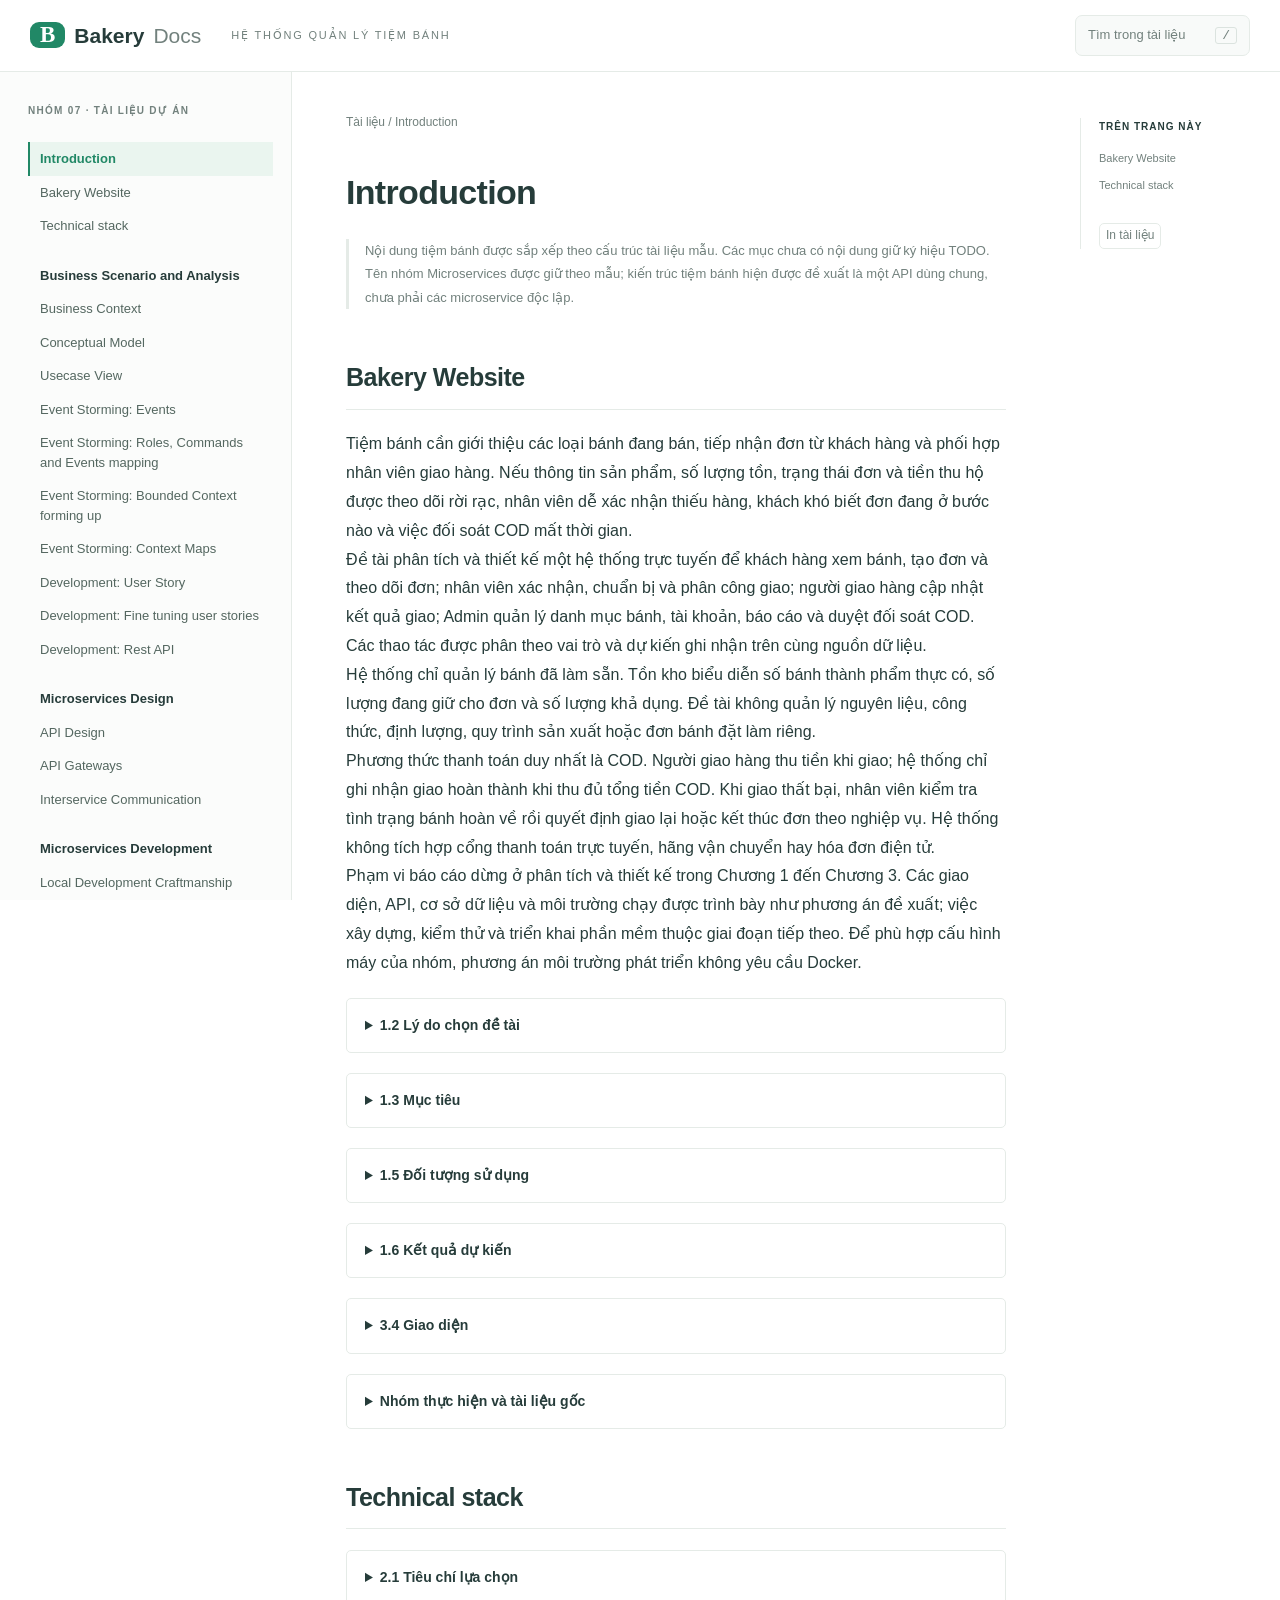
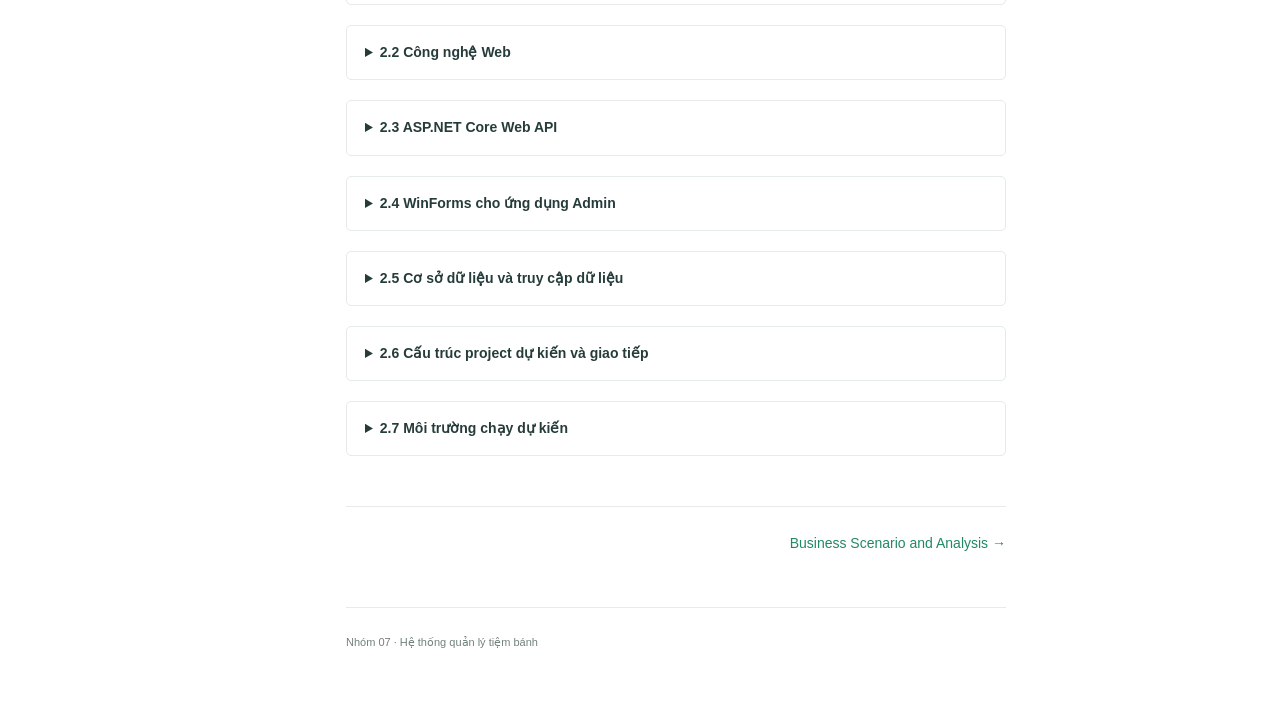
<file: index.html>
<!doctype html>
<html lang="vi"><head><meta charset="utf-8"><meta name="viewport" content="width=device-width,initial-scale=1"><meta name="description" content="Tài liệu phân tích và thiết kế hệ thống quản lý tiệm bánh — Nhóm 07, Đại học Sài Gòn."><title>Introduction | Bakery Docs</title><link rel="stylesheet" href="assets/style.css"></head><body><a class="skip" href="#content">Đến nội dung</a><header><button id="menu" aria-label="Mở mục lục" aria-expanded="false">☰</button><a class="brand" href="index.html"><b>B</b> Bakery <span>Docs</span></a><span class="header-label">HỆ THỐNG QUẢN LÝ TIỆM BÁNH</span><button id="search-open">Tìm trong tài liệu <kbd>/</kbd></button></header><aside id="sidebar"><div class="side-label">NHÓM 07 · TÀI LIỆU DỰ ÁN</div><nav><div class="nav-group"><a class="group-title" href="index.html">Introduction</a><a class="level-2" href="index.html#bakery-website">Bakery Website</a><a class="level-2" href="index.html#technical-stack">Technical stack</a></div><div class="nav-group"><a class="group-title" href="model-microservices.html">Business Scenario and Analysis</a><a class="level-2" href="model-microservices.html#business-context">Business Context</a><a class="level-2" href="model-microservices.html#conceptual-model">Conceptual Model</a><a class="level-2" href="model-microservices.html#usecase-view">Usecase View</a><a class="level-2" href="model-microservices.html#event-storming-events">Event Storming: Events</a><a class="level-2" href="model-microservices.html#event-storming-roles-commands-and-events-mapping">Event Storming: Roles, Commands and Events mapping</a><a class="level-2" href="model-microservices.html#event-storming-bounded-context-forming-up">Event Storming: Bounded Context forming up</a><a class="level-2" href="model-microservices.html#event-storming-context-maps">Event Storming: Context Maps</a><a class="level-2" href="model-microservices.html#development-user-story">Development: User Story</a><a class="level-2" href="model-microservices.html#development-fine-tuning-user-stories">Development: Fine tuning user stories</a><a class="level-2" href="model-microservices.html#development-rest-api">Development: Rest API</a></div><div class="nav-group"><a class="group-title" href="design-microservices.html">Microservices Design</a><a class="level-2" href="design-microservices.html#api-design">API Design</a><a class="level-2" href="design-microservices.html#api-gateways">API Gateways</a><a class="level-2" href="design-microservices.html#interservice-communication">Interservice Communication</a></div><div class="nav-group"><a class="group-title" href="development.html">Microservices Development</a><a class="level-2" href="development.html#local-development-craftmanship">Local Development Craftmanship</a><a class="level-2" href="development.html#up-and-running-with-docker-and-docker-compose">Up and Running with Docker and Docker Compose</a><a class="level-2" href="development.html#up-and-running-manually-on-docker-for-desktop-and-aks">Up and running manually on Docker for desktop and AKS</a><a class="level-2" href="development.html#up-and-running-with-kubernetes-and-istio">Up and Running with Kubernetes and Istio</a></div></nav><div class="side-foot">Ngôn ngữ lập trình Csharp<br>Đại học Sài Gòn</div></aside><main id="content"><div class="breadcrumb">Tài liệu / Introduction</div><h1>Introduction</h1><p class="structure-note">Nội dung tiệm bánh được sắp xếp theo cấu trúc tài liệu mẫu. Các mục chưa có nội dung giữ ký hiệu TODO. Tên nhóm Microservices được giữ theo mẫu; kiến trúc tiệm bánh hiện được đề xuất là một API dùng chung, chưa phải các microservice độc lập.</p><h2 id="bakery-website">Bakery Website <a class="anchor" href="#bakery-website">#</a></h2><div class="">Tiệm bánh cần giới thiệu các loại bánh đang bán, tiếp nhận đơn từ khách hàng và phối hợp nhân viên giao hàng. Nếu thông tin sản phẩm, số lượng tồn, trạng thái đơn và tiền thu hộ được theo dõi rời rạc, nhân viên dễ xác nhận thiếu hàng, khách khó biết đơn đang ở bước nào và việc đối soát COD mất thời gian.</div>
<div class="">Đề tài phân tích và thiết kế một hệ thống trực tuyến để khách hàng xem bánh, tạo đơn và theo dõi đơn; nhân viên xác nhận, chuẩn bị và phân công giao; người giao hàng cập nhật kết quả giao; Admin quản lý danh mục bánh, tài khoản, báo cáo và duyệt đối soát COD. Các thao tác được phân theo vai trò và dự kiến ghi nhận trên cùng nguồn dữ liệu.</div>
<div class="">Hệ thống chỉ quản lý bánh đã làm sẵn. Tồn kho biểu diễn số bánh thành phẩm thực có, số lượng đang giữ cho đơn và số lượng khả dụng. Đề tài không quản lý nguyên liệu, công thức, định lượng, quy trình sản xuất hoặc đơn bánh đặt làm riêng.</div>
<div class="">Phương thức thanh toán duy nhất là COD. Người giao hàng thu tiền khi giao; hệ thống chỉ ghi nhận giao hoàn thành khi thu đủ tổng tiền COD. Khi giao thất bại, nhân viên kiểm tra tình trạng bánh hoàn về rồi quyết định giao lại hoặc kết thúc đơn theo nghiệp vụ. Hệ thống không tích hợp cổng thanh toán trực tuyến, hãng vận chuyển hay hóa đơn điện tử.</div>
<div class="">Phạm vi báo cáo dừng ở phân tích và thiết kế trong Chương 1 đến Chương 3. Các giao diện, API, cơ sở dữ liệu và môi trường chạy được trình bày như phương án đề xuất; việc xây dựng, kiểm thử và triển khai phần mềm thuộc giai đoạn tiếp theo. Để phù hợp cấu hình máy của nhóm, phương án môi trường phát triển không yêu cầu Docker.</div>
<details><summary>1.2 Lý do chọn đề tài</summary><div class="">Bán bánh có quy trình ngắn nhưng các bước phụ thuộc lẫn nhau. Số bánh khả dụng phải được kiểm tra khi khách đặt, số lượng cần giữ trong lúc chờ xác nhận và số lượng bán thực tế phải cập nhật sau khi giao thành công. Vì vậy, đề tài phù hợp để thực hành phân tích nghiệp vụ, thiết kế Use Case, mô hình dữ liệu quan hệ và giao diện đa nền tảng trong một phạm vi vừa sức.</div>
</details><details><summary>1.3 Mục tiêu</summary><div class="bullet">Phân tích yêu cầu và quy trình mua bánh trực tuyến, từ lúc khách hàng đặt đơn đến khi giao hàng và đối soát COD.</div>
<div class="bullet">Đặc tả chức năng theo 15 Use Case, vai trò người dùng và các tiêu chí chấp nhận của User Story.</div>
<div class="bullet">Đề xuất giao diện Web cho Khách hàng, Nhân viên và Người giao hàng; đề xuất ứng dụng WinForms cho Admin.</div>
<div class="bullet">Thiết kế mô hình dữ liệu mức ý niệm, luận lý và vật lý phù hợp với nghiệp vụ bánh thành phẩm và thanh toán COD.</div>
<div class="bullet">Đề xuất cấu trúc phần mềm tách Web, API, Application, Domain, Infrastructure và Admin để thuận tiện cho giai đoạn xây dựng sau này.</div>
</details><details><summary>1.5 Đối tượng sử dụng</summary><div class="table-wrap"><table><tr><th><p>Vai trò</p></th><th><p>Nhu cầu chính</p></th><th><p>Kênh sử dụng</p></th></tr><tr><td><p>Khách hàng</p></td><td><p>Xem và tìm bánh; quản lý giỏ; đặt COD; theo dõi hoặc hủy đơn còn chờ xác nhận; cập nhật hồ sơ.</p></td><td><p>Web</p></td></tr><tr><td><p>Nhân viên</p></td><td><p>Xem khách hàng theo nghiệp vụ; xác nhận/từ chối đơn; chuẩn bị đơn; phân công giao hàng; lập kỳ bàn giao COD.</p></td><td><p>Web</p></td></tr><tr><td><p>Người giao hàng</p></td><td><p>Xem đơn được phân công; cập nhật giao thành công hoặc thất bại; ghi nhận COD.</p></td><td><p>Web</p></td></tr><tr><td><p>Admin</p></td><td><p>Quản lý bánh và tồn kho; khóa/mở tài khoản khách hàng; quản lý nhân viên; xem báo cáo; duyệt và khóa kỳ COD.</p></td><td><p>WinForms</p></td></tr><tr><td><p>Khách vãng lai</p></td><td><p>Xem/tìm bánh, xem giỏ và đăng ký tài khoản Khách hàng; không đặt COD khi chưa đăng nhập.</p></td><td><p>Web</p></td></tr></table></div>
</details><details><summary>1.6 Kết quả dự kiến</summary><div class="">Kết quả của giai đoạn này là bộ phân tích và thiết kế gồm bối cảnh nghiệp vụ, quy trình, Use Case, User Story, kiến trúc đề xuất, mô hình dữ liệu và danh sách màn hình. Các mô hình làm cơ sở để phát triển Web cho người dùng, WinForms cho Admin, API nghiệp vụ và cơ sở dữ liệu SQL Server ở giai đoạn sau.</div></details><details><summary>3.4 Giao diện</summary><div class="">Danh mục gồm 12 nhóm màn hình thống nhất với Screen Design và đặc tả Use Case. SCR_BAKERY_001 gồm đăng nhập Web, đăng ký Khách hàng và LoginForm WinForms Admin. SCR_BAKERY_005 có biến thể hồ sơ Web và Admin. Các trang quản trị SCR_BAKERY_008–012 dùng chung MainForm; SCR_BAKERY_010 và 012 còn có biến thể Web theo quyền Nhân viên. Screen ID không phải mã Use Case.</div>
<div class="table-wrap"><table><tr><th><p>Screen ID</p></th><th><p>Tên màn hình</p></th><th><p>Vai trò</p></th></tr><tr><td><p>SCR_BAKERY_001</p></td><td><p>Đăng nhập và đăng ký</p></td><td><p>Khách vãng lai đăng ký; bốn vai trò đăng nhập • UC01, UC02</p></td></tr><tr><td><p>SCR_BAKERY_002</p></td><td><p>Trang chủ và danh sách bánh</p></td><td><p>Khách vãng lai, Khách hàng • UC04, UC05</p></td></tr><tr><td><p>SCR_BAKERY_003</p></td><td><p>Giỏ hàng và đặt COD</p></td><td><p>Khách hàng; Khách vãng lai chỉ xem giỏ • UC06, UC07</p></td></tr><tr><td><p>SCR_BAKERY_004</p></td><td><p>Theo dõi và hủy đơn của tôi</p></td><td><p>Khách hàng • UC08</p></td></tr><tr><td><p>SCR_BAKERY_005</p></td><td><p>Hồ sơ cá nhân</p></td><td><p>Bốn vai trò đã đăng nhập; Web và WinForms • UC03</p></td></tr><tr><td><p>SCR_BAKERY_006</p></td><td><p>Xử lý đơn hàng</p></td><td><p>Nhân viên trên Web • UC14</p></td></tr><tr><td><p>SCR_BAKERY_007</p></td><td><p>Giao hàng và ghi nhận COD</p></td><td><p>Người giao hàng trên Web • UC09</p></td></tr><tr><td><p>SCR_BAKERY_008</p></td><td><p>Tổng quan và điều hướng Admin</p></td><td><p>Admin trên WinForms • UC13</p></td></tr><tr><td><p>SCR_BAKERY_009</p></td><td><p>Quản lý bánh và tồn kho</p></td><td><p>Admin trên WinForms • UC10</p></td></tr><tr><td><p>SCR_BAKERY_010</p></td><td><p>Quản lý khách hàng</p></td><td><p>Admin khóa/mở; Nhân viên tra cứu • UC15</p></td></tr><tr><td><p>SCR_BAKERY_011</p></td><td><p>Quản lý nhân viên</p></td><td><p>Admin trên WinForms • UC12</p></td></tr><tr><td><p>SCR_BAKERY_012</p></td><td><p>Đối soát COD</p></td><td><p>Nhân viên lập kỳ; Admin duyệt và khóa • UC11</p></td></tr></table></div></details><details><summary>Nhóm thực hiện và tài liệu gốc</summary><p>Nhóm 07 · Phạm Thanh Hòa · Lê Chí Nghĩa · Bùi Thọ Khánh Trình · Phan Vỹ Ân · Xà Khải Thành</p><div class="downloads"><a href="downloads/bao-cao.docx" download>Báo cáo Chương 1–3 <span>DOCX ↓</span></a><a href="downloads/dac-ta-use-case.xlsx" download>Đặc tả Use Case <span>XLSX ↓</span></a><a href="downloads/thiet-ke-man-hinh.xlsx" download>Thiết kế màn hình <span>XLSX ↓</span></a><a href="downloads/thuyet-trinh.pptx" download>Phân tích hệ thống tiệm bánh <span>PPTX ↓</span></a></div></details><h2 id="technical-stack">Technical stack <a class="anchor" href="#technical-stack">#</a></h2><details><summary>2.1 Tiêu chí lựa chọn</summary><div class="">Nhóm lựa chọn công nghệ phù hợp với tiêu chuẩn hiện đại, dễ kiểm soát và bảo trì, có thể phát triển trên máy cá nhân, hỗ trợ giao diện Web cho người dùng và WinForms cho Admin. Cơ sở dữ liệu cần lưu dữ liệu quan hệ như đơn hàng, chi tiết bánh, trạng thái giao và khoản COD. Phương án môi trường phát triển ưu tiên cấu hình cục bộ, không bắt buộc Docker.</div>
</details><details><summary>2.2 Công nghệ Web</summary><div class="">Giao diện Web sử dụng HTML, CSS và JavaScript; ASP.NET Core trên .NET 9 có thể phục vụ các tệp giao diện. Khi triển khai nghiệp vụ, Web dự kiến gọi API qua HTTP để nhận dữ liệu và cập nhật trang. Phần giao diện và phần xử lý nghiệp vụ được tách riêng để dễ thay đổi, bảo trì.</div>
<div class="">CSS riêng dùng để bố trí thành phần giao diện theo kích thước màn hình và thể hiện nhận diện tiệm bánh. HTML, CSS và JavaScript tách nội dung, trình bày và thao tác của giao diện để nhóm dễ đọc và chỉnh sửa.</div>
</details><details><summary>2.3 ASP.NET Core Web API</summary><div class="">API được đề xuất phát triển bằng ASP.NET Core trên .NET 9. Controller tiếp nhận request, kiểm tra xác thực và chuyển yêu cầu đến dịch vụ nghiệp vụ ở Application. Infrastructure đảm nhiệm truy cập SQL Server bằng Entity Framework Core. Web và WinForms cùng gọi API để thống nhất cách kiểm tra tồn kho, chuyển trạng thái đơn và phân quyền.</div>
<div class="">Phương án xác thực dùng JSON Web Token (JWT) để API nhận diện tài khoản và vai trò. CORS giới hạn nguồn Web được phép gọi API; giới hạn tần suất có thể áp dụng cho đăng nhập và đăng ký. API trả lỗi nghiệp vụ theo cấu trúc thống nhất để giao diện hiển thị thông báo phù hợp.</div>
</details><details><summary>2.4 WinForms cho ứng dụng Admin</summary><div class="">Ứng dụng Admin được đề xuất phát triển bằng Windows Forms trên .NET 9 cho Windows. Krypton Toolkit có thể hỗ trợ các thành phần giao diện như Form và Button. WinForms gọi API bằng HttpClient thay vì truy cập trực tiếp cơ sở dữ liệu, để dùng chung quy tắc nghiệp vụ và cơ chế phân quyền của hệ thống.</div>
</details><details><summary>2.5 Cơ sở dữ liệu và truy cập dữ liệu</summary><div class="">Phương án cơ sở dữ liệu là Microsoft SQL Server, phù hợp với dữ liệu quan hệ gồm tài khoản, bánh, tồn kho, đơn hàng và đối soát COD. Entity Framework Core 9 được đề xuất làm công cụ ánh xạ đối tượng sang bảng; lớp Infrastructure sẽ đảm nhiệm truy vấn và lưu dữ liệu, còn Application gọi các thao tác theo nghiệp vụ.</div>
<div class="">Nếu nhóm lựa chọn MySQL ở giai đoạn xây dựng, cần thay đổi provider, cấu hình kết nối và kiểm tra lại kiểu dữ liệu cùng các ràng buộc. Trong thiết kế này, các bảng và kiểu vật lý được trình bày theo phương án SQL Server.</div>
</details><details><summary>2.6 Cấu trúc project dự kiến và giao tiếp</summary><div class="table-wrap"><table><tr><th><p>Thành phần dự kiến</p></th><th><p>Công nghệ và trách nhiệm</p></th></tr><tr><td><p>TiemBanh.Web</p></td><td><p>HTML, CSS và JavaScript; ASP.NET Core .NET 9 phục vụ giao diện Web cho Khách hàng, Nhân viên và Người giao hàng.</p></td></tr><tr><td><p>TiemBanh.Api</p></td><td><p>ASP.NET Core Web API .NET 9; xác thực, phân quyền, xử lý request và trả JSON.</p></td></tr><tr><td><p>TiemBanh.Application</p></td><td><p>Xử lý nghiệp vụ tài khoản, danh mục, đơn hàng và đối soát COD.</p></td></tr><tr><td><p>TiemBanh.Domain</p></td><td><p>Mô hình thực thể, vai trò, trạng thái đơn và quy tắc nghiệp vụ cốt lõi.</p></td></tr><tr><td><p>TiemBanh.Infrastructure</p></td><td><p>Entity Framework Core và SQL Server; truy vấn, lưu và cập nhật dữ liệu.</p></td></tr><tr><td><p>TiemBanh.Client</p></td><td><p>HttpClient để WinForms gọi API; Web gọi API bằng JavaScript.</p></td></tr><tr><td><p>TiemBanh.Admin</p></td><td><p>WinForms .NET 9; giao diện quản trị dành cho Admin.</p></td></tr><tr><td><p>SQL Server</p></td><td><p>Lưu tài khoản, bánh, tồn kho, giỏ, đơn, lần giao và dữ liệu đối soát.</p></td></tr></table></div>
</details><details><summary>2.7 Môi trường chạy dự kiến</summary><div class="">Trong môi trường phát triển, SQL Server có thể chạy cục bộ; API đọc chuỗi kết nối và khóa JWT từ cấu hình hoặc biến môi trường. Web và WinForms nhận địa chỉ API từ cấu hình. Phương án này không yêu cầu Docker và phù hợp để nhóm thiết lập môi trường phát triển trên máy cá nhân.</div></details><div class="pager"><span></span><a href="model-microservices.html">Business Scenario and Analysis →</a></div><footer>Nhóm 07 · Hệ thống quản lý tiệm bánh</footer></main><aside class="toc"><div>TRÊN TRANG NÀY</div><a href="#bakery-website">Bakery Website</a><a href="#technical-stack">Technical stack</a><button onclick="window.print()">In tài liệu</button></aside><dialog id="search-dialog"><div class="search-bar"><input id="search" type="search" placeholder="Tìm Use Case, COD, tồn kho…" aria-label="Tìm kiếm tài liệu"><button id="search-close" aria-label="Đóng tìm kiếm">✕</button></div><p id="search-status" aria-live="polite">Nhập từ khóa để tìm trong toàn bộ tài liệu.</p><div id="results"></div></dialog><script src="assets/search-index.js"></script><script src="assets/app.js"></script></body></html>
</file>
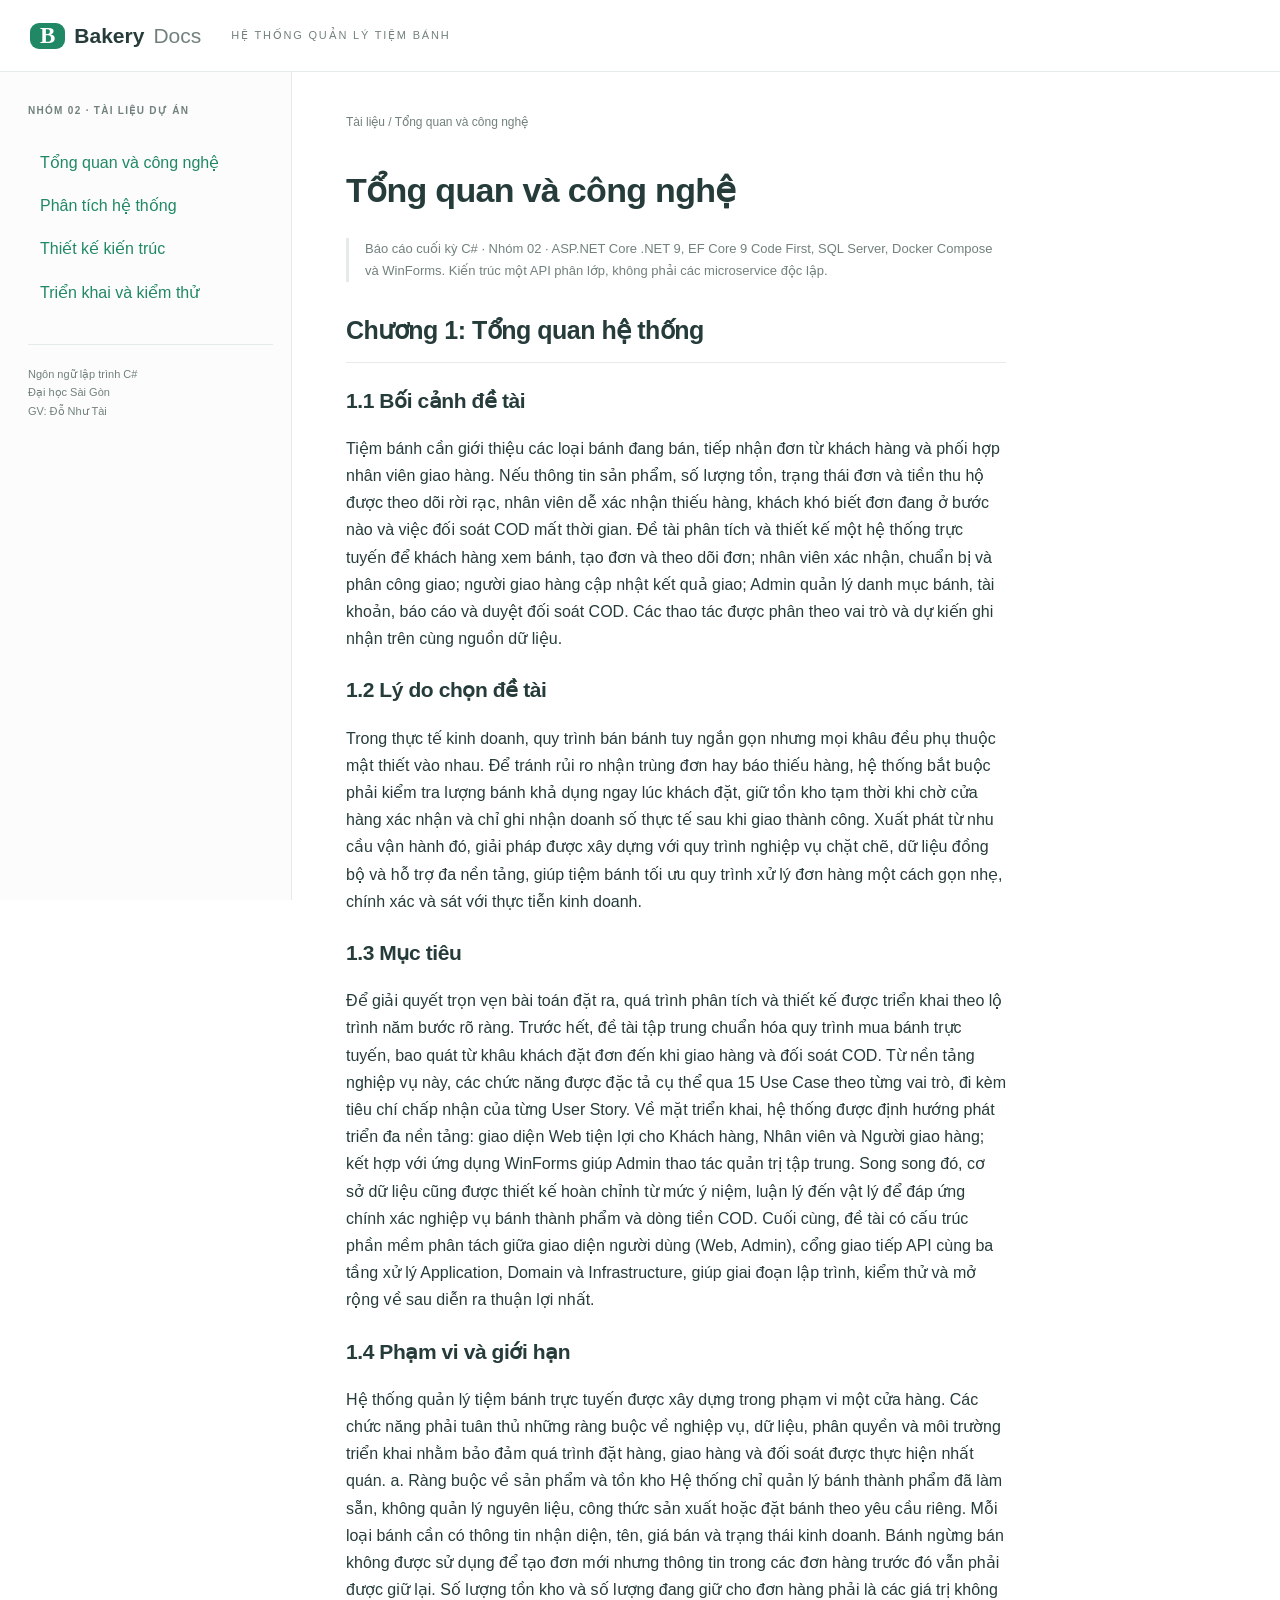
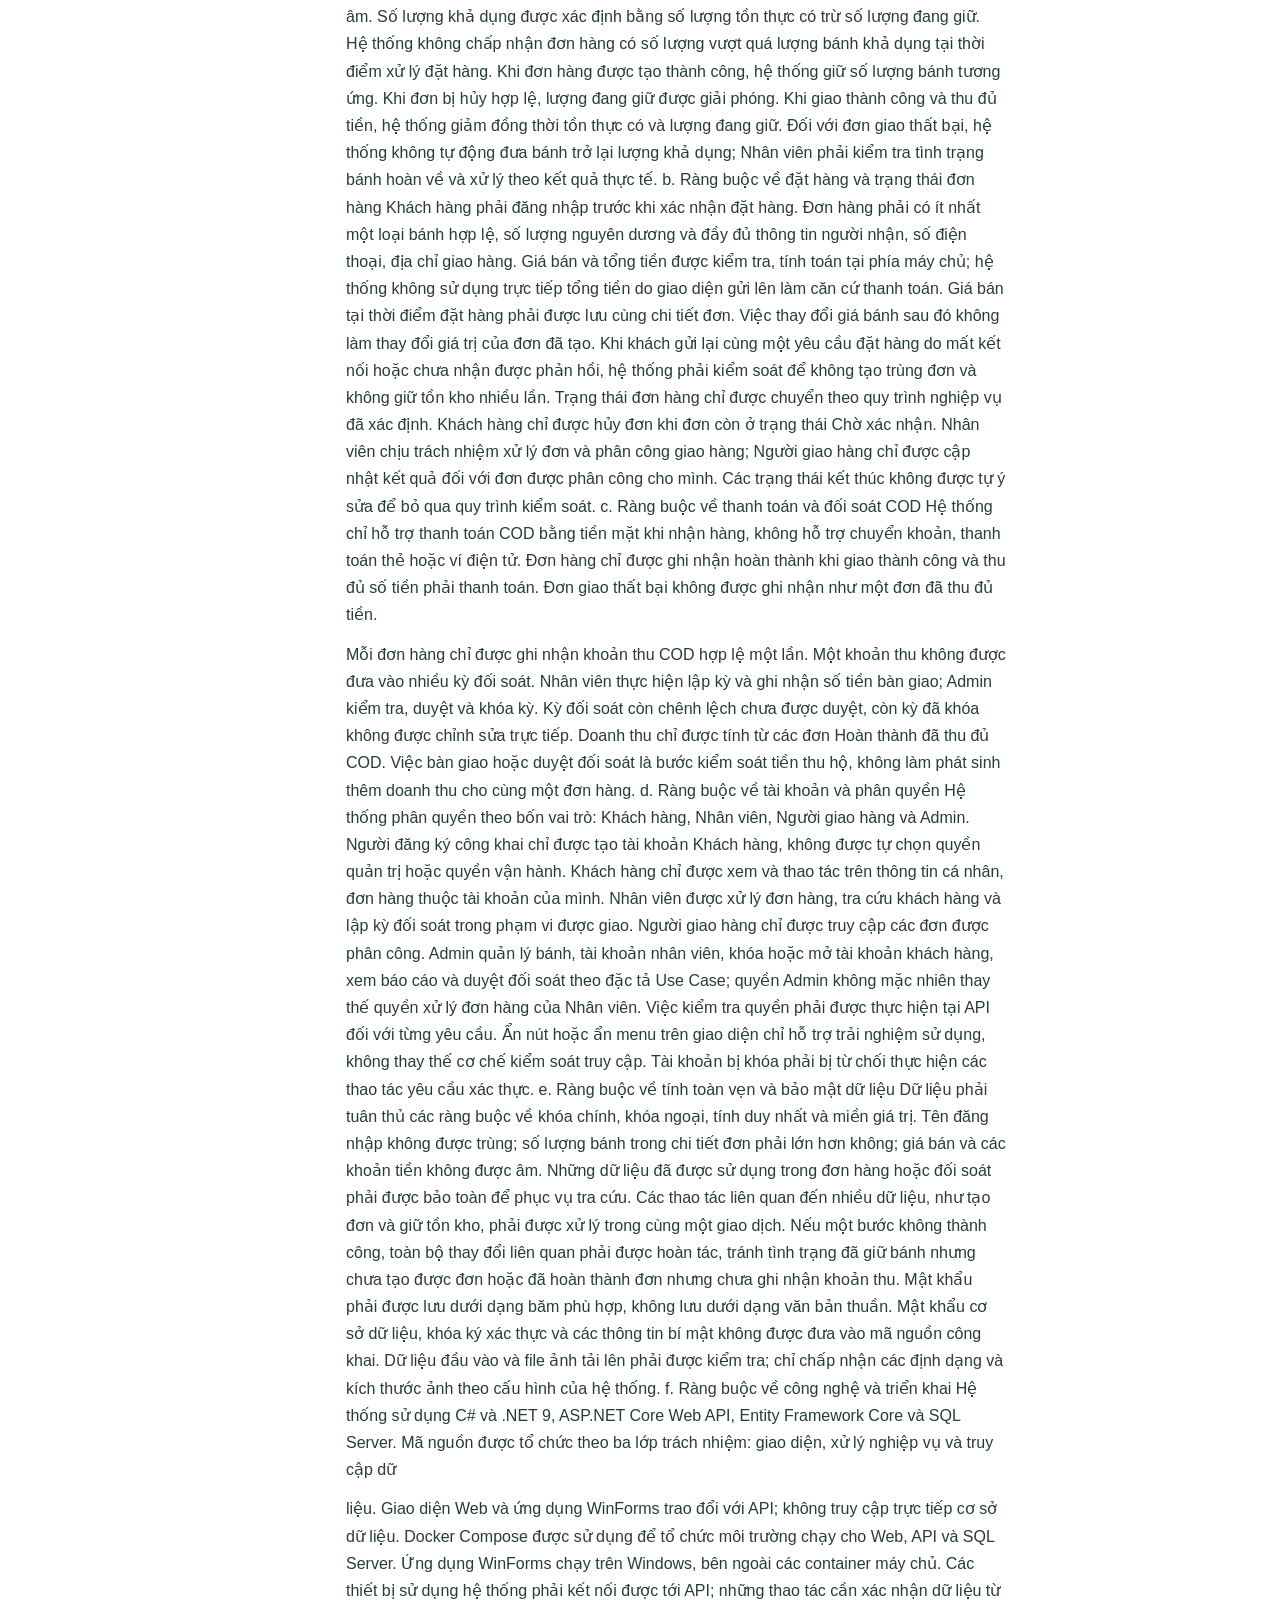
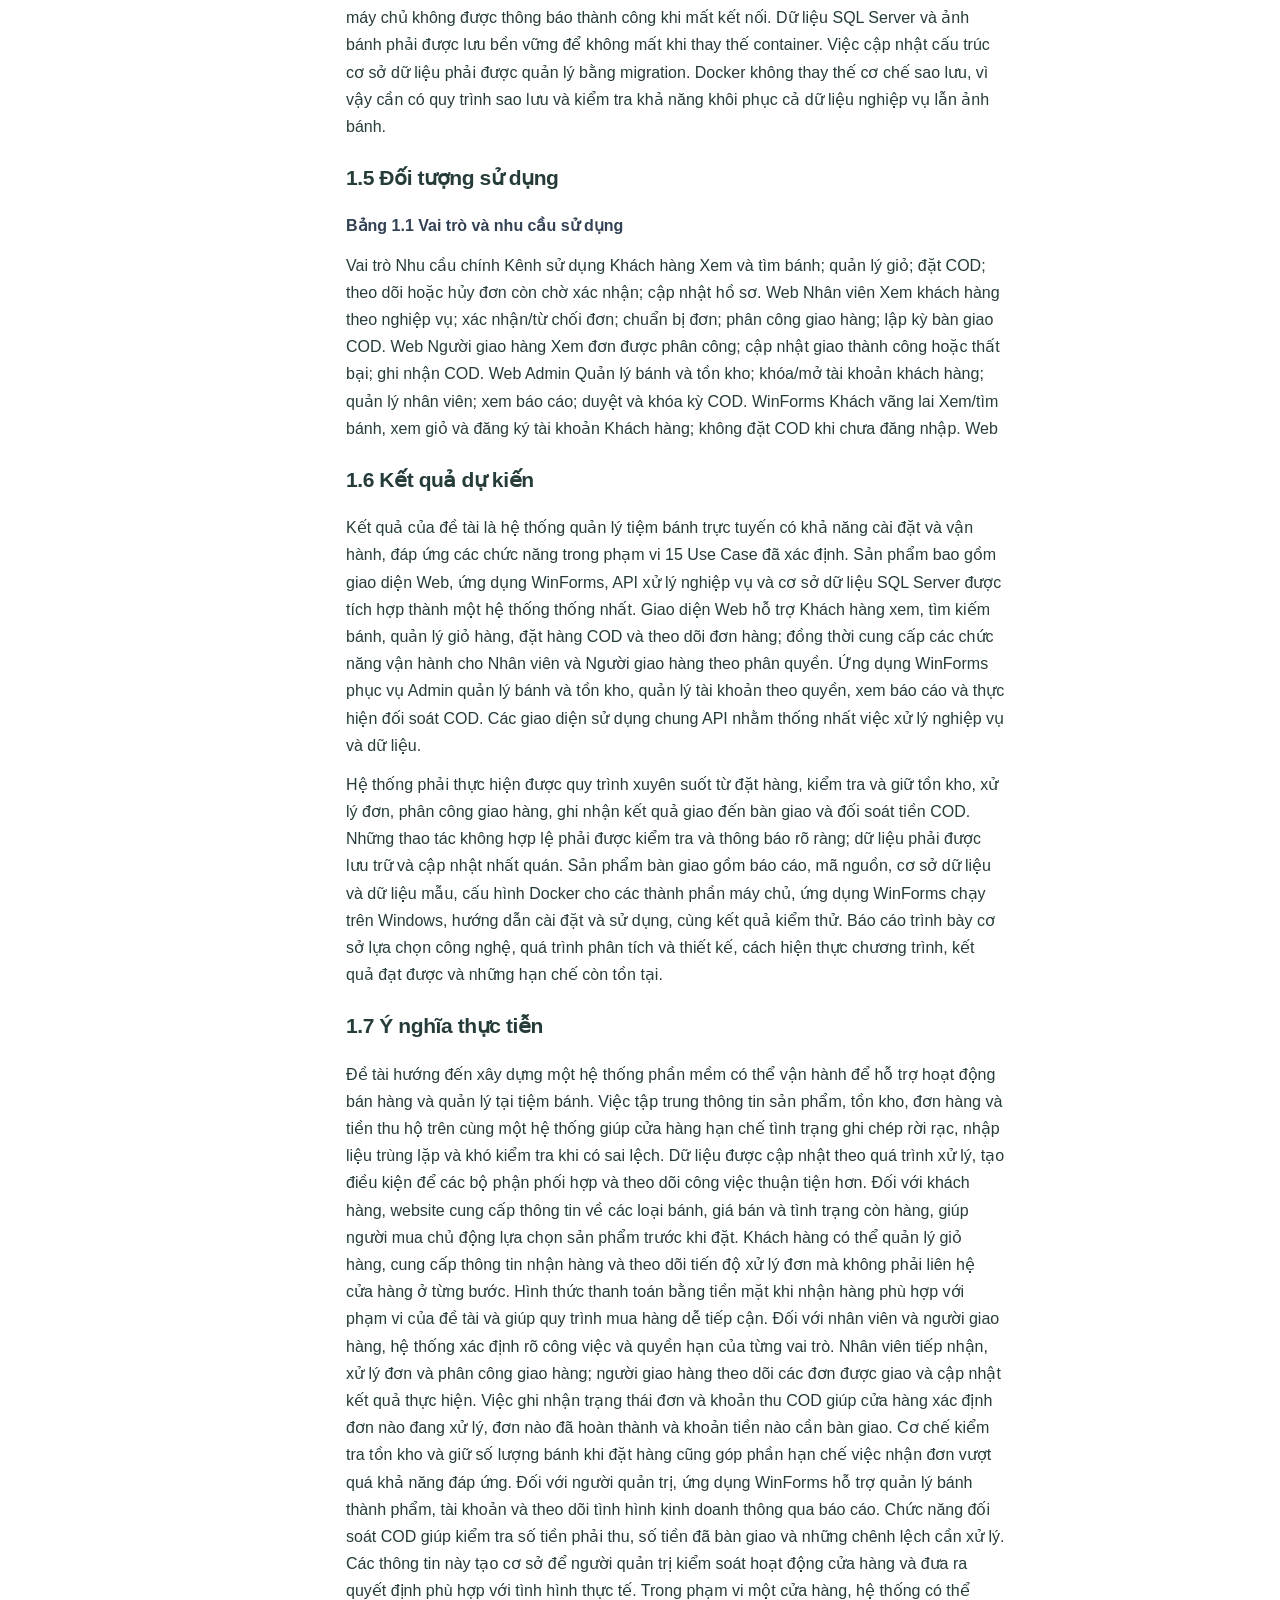
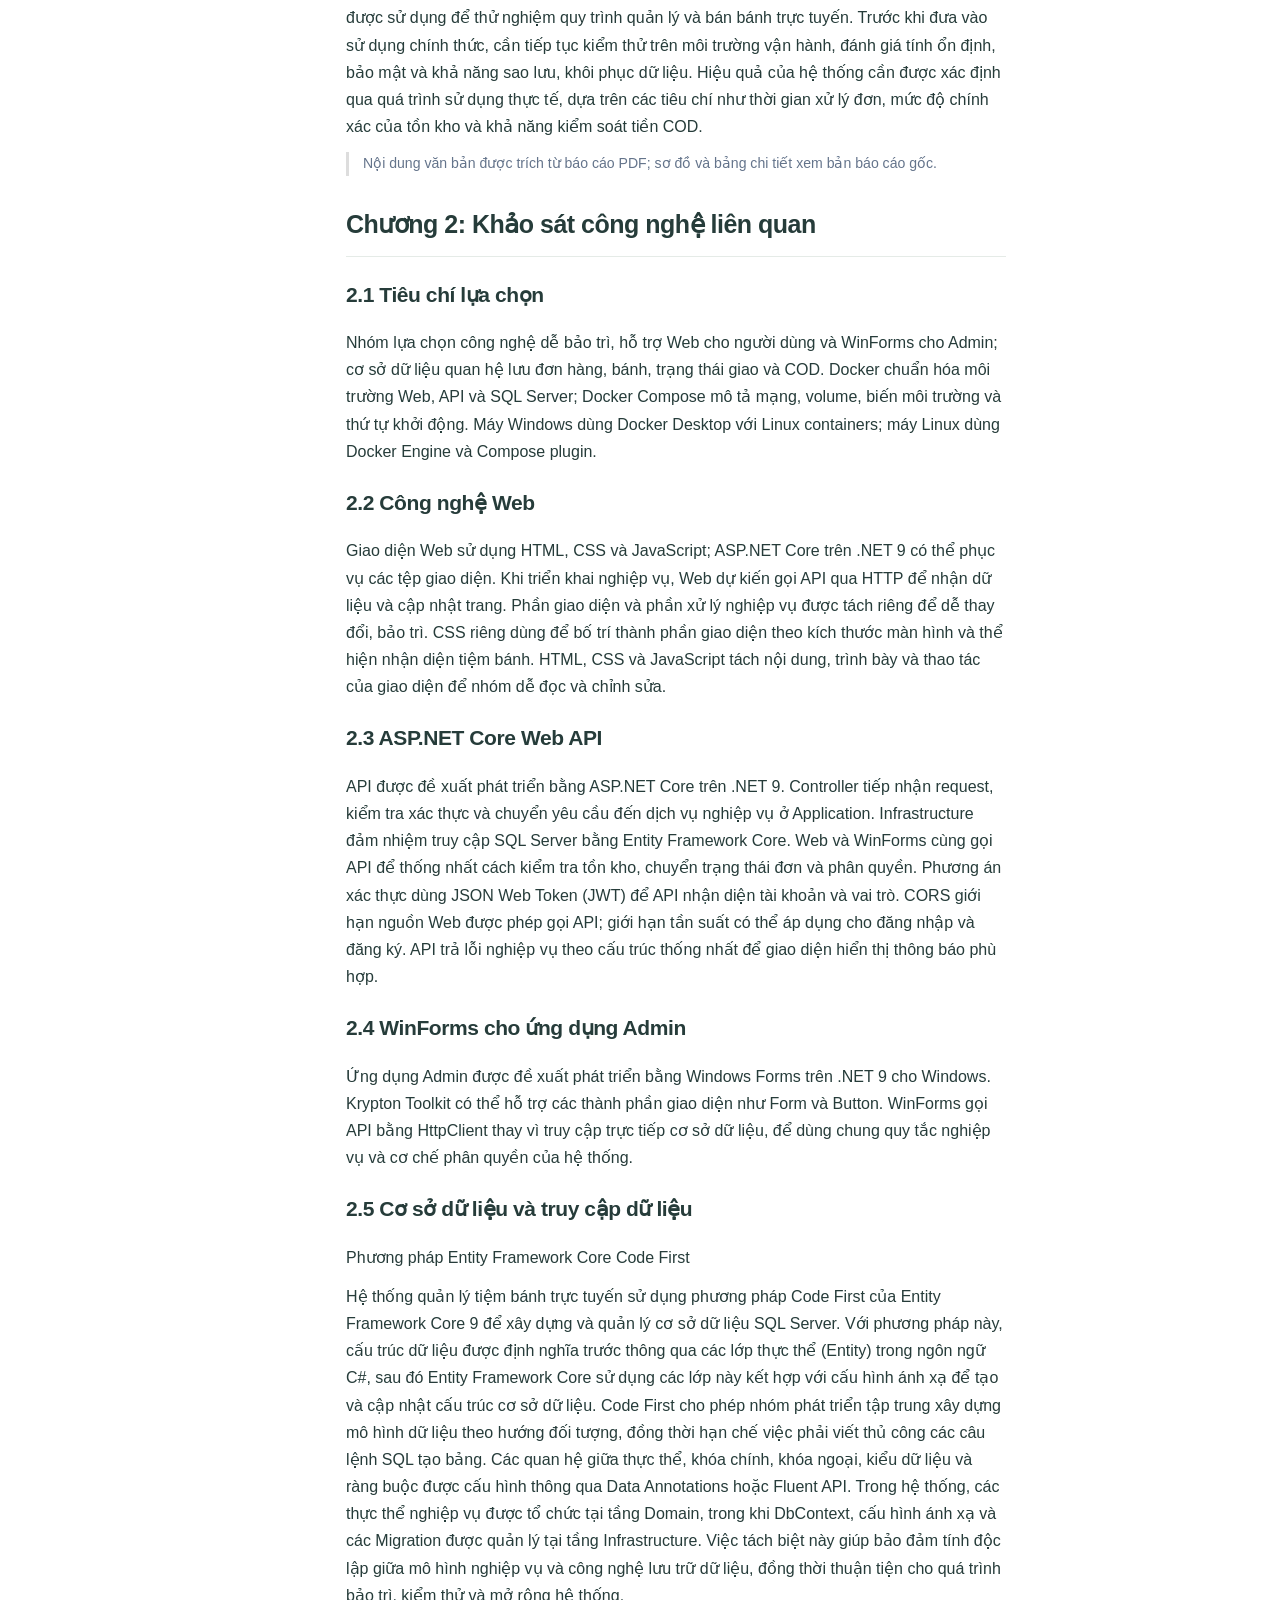
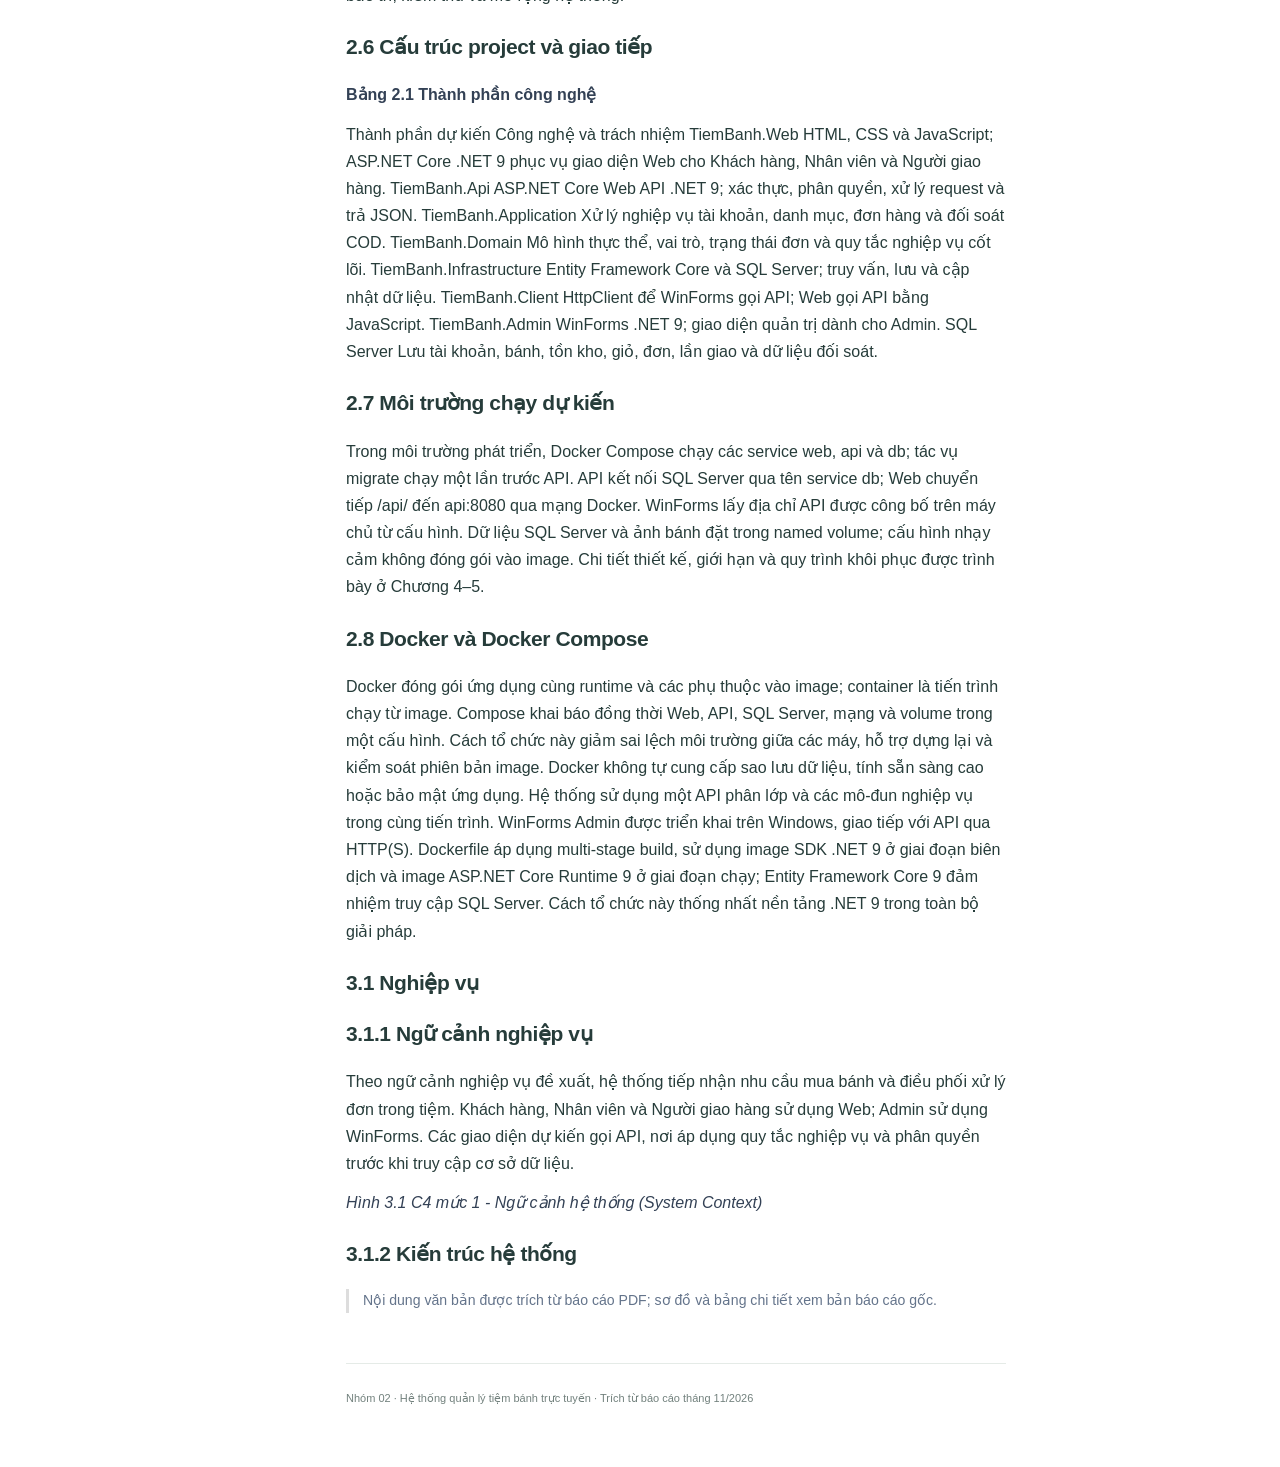
<file: github-web/index.html>
<!doctype html><html lang="vi"><head><meta charset="utf-8"><meta name="viewport" content="width=device-width, initial-scale=1"><meta name="description" content="Báo cáo hệ thống quản lý tiệm bánh trực tuyến - Nhóm 02 - Đại học Sài Gòn"><title>Tổng quan và công nghệ | Bakery Docs</title><link rel="stylesheet" href="assets/style.css"><style>body{line-height:1.7} main#content{max-width:900px} .navlink{display:block;padding:8px 12px;text-decoration:none}.source-note{color:#64748b;border-left:3px solid #ddd;padding-left:14px;font-size:.88rem}.figure{color:#334155}main p{margin:12px 0} h2{margin-top:32px}h3{margin-top:24px} .custom-nav{padding:14px} @media print{.custom-nav,header{display:none}}</style></head><body><header><a class="brand" href="index.html"><b>B</b> Bakery <span>Docs</span></a><span class="header-label">HỆ THỐNG QUẢN LÝ TIỆM BÁNH</span></header><aside id="sidebar" class="custom-nav"><div class="side-label">NHÓM 02 · TÀI LIỆU DỰ ÁN</div><a class="navlink" href="index.html">Tổng quan và công nghệ</a><a class="navlink" href="model-microservices.html">Phân tích hệ thống</a><a class="navlink" href="design-microservices.html">Thiết kế kiến trúc</a><a class="navlink" href="development.html">Triển khai và kiểm thử</a><div class="side-foot">Ngôn ngữ lập trình C#<br>Đại học Sài Gòn<br>GV: Đỗ Như Tài</div></aside><main id="content"><div class="breadcrumb">Tài liệu / Tổng quan và công nghệ</div><h1>Tổng quan và công nghệ</h1><p class="structure-note">Báo cáo cuối kỳ C# · Nhóm 02 · ASP.NET Core .NET 9, EF Core 9 Code First, SQL Server, Docker Compose và WinForms. Kiến trúc một API phân lớp, không phải các microservice độc lập.</p><h2>Chương 1: Tổng quan hệ thống</h2><h3>1.1 Bối cảnh đề tài</h3><p>Tiệm bánh cần giới thiệu các loại bánh đang bán, tiếp nhận đơn từ khách hàng và phối hợp nhân viên giao hàng. Nếu thông tin sản phẩm, số lượng tồn, trạng thái đơn và tiền thu hộ được theo dõi rời rạc, nhân viên dễ xác nhận thiếu hàng, khách khó biết đơn đang ở bước nào và việc đối soát COD mất thời gian. Đề tài phân tích và thiết kế một hệ thống trực tuyến để khách hàng xem bánh, tạo đơn và theo dõi đơn; nhân viên xác nhận, chuẩn bị và phân công giao; người giao hàng cập nhật kết quả giao; Admin quản lý danh mục bánh, tài khoản, báo cáo và duyệt đối soát COD. Các thao tác được phân theo vai trò và dự kiến ghi nhận trên cùng nguồn dữ liệu.</p><h3>1.2 Lý do chọn đề tài</h3><p>Trong thực tế kinh doanh, quy trình bán bánh tuy ngắn gọn nhưng mọi khâu đều phụ thuộc mật thiết vào nhau. Để tránh rủi ro nhận trùng đơn hay báo thiếu hàng, hệ thống bắt buộc phải kiểm tra lượng bánh khả dụng ngay lúc khách đặt, giữ tồn kho tạm thời khi chờ cửa hàng xác nhận và chỉ ghi nhận doanh số thực tế sau khi giao thành công. Xuất phát từ nhu cầu vận hành đó, giải pháp được xây dựng với quy trình nghiệp vụ chặt chẽ, dữ liệu đồng bộ và hỗ trợ đa nền tảng, giúp tiệm bánh tối ưu quy trình xử lý đơn hàng một cách gọn nhẹ, chính xác và sát với thực tiễn kinh doanh.</p><h3>1.3 Mục tiêu</h3><p>Để giải quyết trọn vẹn bài toán đặt ra, quá trình phân tích và thiết kế được triển khai theo lộ trình năm bước rõ ràng. Trước hết, đề tài tập trung chuẩn hóa quy trình mua bánh trực tuyến, bao quát từ khâu khách đặt đơn đến khi giao hàng và đối soát COD. Từ nền tảng nghiệp vụ này, các chức năng được đặc tả cụ thể qua 15 Use Case theo từng vai trò, đi kèm tiêu chí chấp nhận của từng User Story. Về mặt triển khai, hệ thống được định hướng phát triển đa nền tảng: giao diện Web tiện lợi cho Khách hàng, Nhân viên và Người giao hàng; kết hợp với ứng dụng WinForms giúp Admin thao tác quản trị tập trung. Song song đó, cơ sở dữ liệu cũng được thiết kế hoàn chỉnh từ mức ý niệm, luận lý đến vật lý để đáp ứng chính xác nghiệp vụ bánh thành phẩm và dòng tiền COD. Cuối cùng, đề tài có cấu trúc phần mềm phân tách giữa giao diện người dùng (Web, Admin), cổng giao tiếp API cùng ba tầng xử lý Application, Domain và Infrastructure, giúp giai đoạn lập trình, kiểm thử và mở rộng về sau diễn ra thuận lợi nhất.</p><h3>1.4 Phạm vi và giới hạn</h3><p>Hệ thống quản lý tiệm bánh trực tuyến được xây dựng trong phạm vi một cửa hàng. Các chức năng phải tuân thủ những ràng buộc về nghiệp vụ, dữ liệu, phân quyền và môi trường triển khai nhằm bảo đảm quá trình đặt hàng, giao hàng và đối soát được thực hiện nhất quán. a. Ràng buộc về sản phẩm và tồn kho Hệ thống chỉ quản lý bánh thành phẩm đã làm sẵn, không quản lý nguyên liệu, công thức sản xuất hoặc đặt bánh theo yêu cầu riêng. Mỗi loại bánh cần có thông tin nhận diện, tên, giá bán và trạng thái kinh doanh. Bánh ngừng bán không được sử dụng để tạo đơn mới nhưng thông tin trong các đơn hàng trước đó vẫn phải được giữ lại. Số lượng tồn kho và số lượng đang giữ cho đơn hàng phải là các giá trị không âm. Số lượng khả dụng được xác định bằng số lượng tồn thực có trừ số lượng đang giữ. Hệ thống không chấp nhận đơn hàng có số lượng vượt quá lượng bánh khả dụng tại thời điểm xử lý đặt hàng. Khi đơn hàng được tạo thành công, hệ thống giữ số lượng bánh tương ứng. Khi đơn bị hủy hợp lệ, lượng đang giữ được giải phóng. Khi giao thành công và thu đủ tiền, hệ thống giảm đồng thời tồn thực có và lượng đang giữ. Đối với đơn giao thất bại, hệ thống không tự động đưa bánh trở lại lượng khả dụng; Nhân viên phải kiểm tra tình trạng bánh hoàn về và xử lý theo kết quả thực tế. b. Ràng buộc về đặt hàng và trạng thái đơn hàng Khách hàng phải đăng nhập trước khi xác nhận đặt hàng. Đơn hàng phải có ít nhất một loại bánh hợp lệ, số lượng nguyên dương và đầy đủ thông tin người nhận, số điện thoại, địa chỉ giao hàng. Giá bán và tổng tiền được kiểm tra, tính toán tại phía máy chủ; hệ thống không sử dụng trực tiếp tổng tiền do giao diện gửi lên làm căn cứ thanh toán. Giá bán tại thời điểm đặt hàng phải được lưu cùng chi tiết đơn. Việc thay đổi giá bánh sau đó không làm thay đổi giá trị của đơn đã tạo. Khi khách gửi lại cùng một yêu cầu đặt hàng do mất kết nối hoặc chưa nhận được phản hồi, hệ thống phải kiểm soát để không tạo trùng đơn và không giữ tồn kho nhiều lần. Trạng thái đơn hàng chỉ được chuyển theo quy trình nghiệp vụ đã xác định. Khách hàng chỉ được hủy đơn khi đơn còn ở trạng thái Chờ xác nhận. Nhân viên chịu trách nhiệm xử lý đơn và phân công giao hàng; Người giao hàng chỉ được cập nhật kết quả đối với đơn được phân công cho mình. Các trạng thái kết thúc không được tự ý sửa để bỏ qua quy trình kiểm soát. c. Ràng buộc về thanh toán và đối soát COD Hệ thống chỉ hỗ trợ thanh toán COD bằng tiền mặt khi nhận hàng, không hỗ trợ chuyển khoản, thanh toán thẻ hoặc ví điện tử. Đơn hàng chỉ được ghi nhận hoàn thành khi giao thành công và thu đủ số tiền phải thanh toán. Đơn giao thất bại không được ghi nhận như một đơn đã thu đủ tiền.</p><p>Mỗi đơn hàng chỉ được ghi nhận khoản thu COD hợp lệ một lần. Một khoản thu không được đưa vào nhiều kỳ đối soát. Nhân viên thực hiện lập kỳ và ghi nhận số tiền bàn giao; Admin kiểm tra, duyệt và khóa kỳ. Kỳ đối soát còn chênh lệch chưa được duyệt, còn kỳ đã khóa không được chỉnh sửa trực tiếp. Doanh thu chỉ được tính từ các đơn Hoàn thành đã thu đủ COD. Việc bàn giao hoặc duyệt đối soát là bước kiểm soát tiền thu hộ, không làm phát sinh thêm doanh thu cho cùng một đơn hàng. d. Ràng buộc về tài khoản và phân quyền Hệ thống phân quyền theo bốn vai trò: Khách hàng, Nhân viên, Người giao hàng và Admin. Người đăng ký công khai chỉ được tạo tài khoản Khách hàng, không được tự chọn quyền quản trị hoặc quyền vận hành. Khách hàng chỉ được xem và thao tác trên thông tin cá nhân, đơn hàng thuộc tài khoản của mình. Nhân viên được xử lý đơn hàng, tra cứu khách hàng và lập kỳ đối soát trong phạm vi được giao. Người giao hàng chỉ được truy cập các đơn được phân công. Admin quản lý bánh, tài khoản nhân viên, khóa hoặc mở tài khoản khách hàng, xem báo cáo và duyệt đối soát theo đặc tả Use Case; quyền Admin không mặc nhiên thay thế quyền xử lý đơn hàng của Nhân viên. Việc kiểm tra quyền phải được thực hiện tại API đối với từng yêu cầu. Ẩn nút hoặc ẩn menu trên giao diện chỉ hỗ trợ trải nghiệm sử dụng, không thay thế cơ chế kiểm soát truy cập. Tài khoản bị khóa phải bị từ chối thực hiện các thao tác yêu cầu xác thực. e. Ràng buộc về tính toàn vẹn và bảo mật dữ liệu Dữ liệu phải tuân thủ các ràng buộc về khóa chính, khóa ngoại, tính duy nhất và miền giá trị. Tên đăng nhập không được trùng; số lượng bánh trong chi tiết đơn phải lớn hơn không; giá bán và các khoản tiền không được âm. Những dữ liệu đã được sử dụng trong đơn hàng hoặc đối soát phải được bảo toàn để phục vụ tra cứu. Các thao tác liên quan đến nhiều dữ liệu, như tạo đơn và giữ tồn kho, phải được xử lý trong cùng một giao dịch. Nếu một bước không thành công, toàn bộ thay đổi liên quan phải được hoàn tác, tránh tình trạng đã giữ bánh nhưng chưa tạo được đơn hoặc đã hoàn thành đơn nhưng chưa ghi nhận khoản thu. Mật khẩu phải được lưu dưới dạng băm phù hợp, không lưu dưới dạng văn bản thuần. Mật khẩu cơ sở dữ liệu, khóa ký xác thực và các thông tin bí mật không được đưa vào mã nguồn công khai. Dữ liệu đầu vào và file ảnh tải lên phải được kiểm tra; chỉ chấp nhận các định dạng và kích thước ảnh theo cấu hình của hệ thống. f. Ràng buộc về công nghệ và triển khai Hệ thống sử dụng C# và .NET 9, ASP.NET Core Web API, Entity Framework Core và SQL Server. Mã nguồn được tổ chức theo ba lớp trách nhiệm: giao diện, xử lý nghiệp vụ và truy cập dữ</p><p>liệu. Giao diện Web và ứng dụng WinForms trao đổi với API; không truy cập trực tiếp cơ sở dữ liệu. Docker Compose được sử dụng để tổ chức môi trường chạy cho Web, API và SQL Server. Ứng dụng WinForms chạy trên Windows, bên ngoài các container máy chủ. Các thiết bị sử dụng hệ thống phải kết nối được tới API; những thao tác cần xác nhận dữ liệu từ máy chủ không được thông báo thành công khi mất kết nối. Dữ liệu SQL Server và ảnh bánh phải được lưu bền vững để không mất khi thay thế container. Việc cập nhật cấu trúc cơ sở dữ liệu phải được quản lý bằng migration. Docker không thay thế cơ chế sao lưu, vì vậy cần có quy trình sao lưu và kiểm tra khả năng khôi phục cả dữ liệu nghiệp vụ lẫn ảnh bánh.</p><h3>1.5 Đối tượng sử dụng</h3><p class="figure"><strong>Bảng 1.1 Vai trò và nhu cầu sử dụng</strong></p><p>Vai trò Nhu cầu chính Kênh sử dụng Khách hàng Xem và tìm bánh; quản lý giỏ; đặt COD; theo dõi hoặc hủy đơn còn chờ xác nhận; cập nhật hồ sơ. Web Nhân viên Xem khách hàng theo nghiệp vụ; xác nhận/từ chối đơn; chuẩn bị đơn; phân công giao hàng; lập kỳ bàn giao COD. Web Người giao hàng Xem đơn được phân công; cập nhật giao thành công hoặc thất bại; ghi nhận COD. Web Admin Quản lý bánh và tồn kho; khóa/mở tài khoản khách hàng; quản lý nhân viên; xem báo cáo; duyệt và khóa kỳ COD. WinForms Khách vãng lai Xem/tìm bánh, xem giỏ và đăng ký tài khoản Khách hàng; không đặt COD khi chưa đăng nhập. Web</p><h3>1.6 Kết quả dự kiến</h3><p>Kết quả của đề tài là hệ thống quản lý tiệm bánh trực tuyến có khả năng cài đặt và vận hành, đáp ứng các chức năng trong phạm vi 15 Use Case đã xác định. Sản phẩm bao gồm giao diện Web, ứng dụng WinForms, API xử lý nghiệp vụ và cơ sở dữ liệu SQL Server được tích hợp thành một hệ thống thống nhất. Giao diện Web hỗ trợ Khách hàng xem, tìm kiếm bánh, quản lý giỏ hàng, đặt hàng COD và theo dõi đơn hàng; đồng thời cung cấp các chức năng vận hành cho Nhân viên và Người giao hàng theo phân quyền. Ứng dụng WinForms phục vụ Admin quản lý bánh và tồn kho, quản lý tài khoản theo quyền, xem báo cáo và thực hiện đối soát COD. Các giao diện sử dụng chung API nhằm thống nhất việc xử lý nghiệp vụ và dữ liệu.</p><p>Hệ thống phải thực hiện được quy trình xuyên suốt từ đặt hàng, kiểm tra và giữ tồn kho, xử lý đơn, phân công giao hàng, ghi nhận kết quả giao đến bàn giao và đối soát tiền COD. Những thao tác không hợp lệ phải được kiểm tra và thông báo rõ ràng; dữ liệu phải được lưu trữ và cập nhật nhất quán. Sản phẩm bàn giao gồm báo cáo, mã nguồn, cơ sở dữ liệu và dữ liệu mẫu, cấu hình Docker cho các thành phần máy chủ, ứng dụng WinForms chạy trên Windows, hướng dẫn cài đặt và sử dụng, cùng kết quả kiểm thử. Báo cáo trình bày cơ sở lựa chọn công nghệ, quá trình phân tích và thiết kế, cách hiện thực chương trình, kết quả đạt được và những hạn chế còn tồn tại.</p><h3>1.7 Ý nghĩa thực tiễn</h3><p>Đề tài hướng đến xây dựng một hệ thống phần mềm có thể vận hành để hỗ trợ hoạt động bán hàng và quản lý tại tiệm bánh. Việc tập trung thông tin sản phẩm, tồn kho, đơn hàng và tiền thu hộ trên cùng một hệ thống giúp cửa hàng hạn chế tình trạng ghi chép rời rạc, nhập liệu trùng lặp và khó kiểm tra khi có sai lệch. Dữ liệu được cập nhật theo quá trình xử lý, tạo điều kiện để các bộ phận phối hợp và theo dõi công việc thuận tiện hơn. Đối với khách hàng, website cung cấp thông tin về các loại bánh, giá bán và tình trạng còn hàng, giúp người mua chủ động lựa chọn sản phẩm trước khi đặt. Khách hàng có thể quản lý giỏ hàng, cung cấp thông tin nhận hàng và theo dõi tiến độ xử lý đơn mà không phải liên hệ cửa hàng ở từng bước. Hình thức thanh toán bằng tiền mặt khi nhận hàng phù hợp với phạm vi của đề tài và giúp quy trình mua hàng dễ tiếp cận. Đối với nhân viên và người giao hàng, hệ thống xác định rõ công việc và quyền hạn của từng vai trò. Nhân viên tiếp nhận, xử lý đơn và phân công giao hàng; người giao hàng theo dõi các đơn được giao và cập nhật kết quả thực hiện. Việc ghi nhận trạng thái đơn và khoản thu COD giúp cửa hàng xác định đơn nào đang xử lý, đơn nào đã hoàn thành và khoản tiền nào cần bàn giao. Cơ chế kiểm tra tồn kho và giữ số lượng bánh khi đặt hàng cũng góp phần hạn chế việc nhận đơn vượt quá khả năng đáp ứng. Đối với người quản trị, ứng dụng WinForms hỗ trợ quản lý bánh thành phẩm, tài khoản và theo dõi tình hình kinh doanh thông qua báo cáo. Chức năng đối soát COD giúp kiểm tra số tiền phải thu, số tiền đã bàn giao và những chênh lệch cần xử lý. Các thông tin này tạo cơ sở để người quản trị kiểm soát hoạt động cửa hàng và đưa ra quyết định phù hợp với tình hình thực tế. Trong phạm vi một cửa hàng, hệ thống có thể được sử dụng để thử nghiệm quy trình quản lý và bán bánh trực tuyến. Trước khi đưa vào sử dụng chính thức, cần tiếp tục kiểm thử trên môi trường vận hành, đánh giá tính ổn định, bảo mật và khả năng sao lưu, khôi phục dữ liệu. Hiệu quả của hệ thống cần được xác định qua quá trình sử dụng thực tế, dựa trên các tiêu chí như thời gian xử lý đơn, mức độ chính xác của tồn kho và khả năng kiểm soát tiền COD.</p><p class="source-note">Nội dung văn bản được trích từ báo cáo PDF; sơ đồ và bảng chi tiết xem bản báo cáo gốc.</p><h2>Chương 2: Khảo sát công nghệ liên quan</h2><h3>2.1 Tiêu chí lựa chọn</h3><p>Nhóm lựa chọn công nghệ dễ bảo trì, hỗ trợ Web cho người dùng và WinForms cho Admin; cơ sở dữ liệu quan hệ lưu đơn hàng, bánh, trạng thái giao và COD. Docker chuẩn hóa môi trường Web, API và SQL Server; Docker Compose mô tả mạng, volume, biến môi trường và thứ tự khởi động. Máy Windows dùng Docker Desktop với Linux containers; máy Linux dùng Docker Engine và Compose plugin.</p><h3>2.2 Công nghệ Web</h3><p>Giao diện Web sử dụng HTML, CSS và JavaScript; ASP.NET Core trên .NET 9 có thể phục vụ các tệp giao diện. Khi triển khai nghiệp vụ, Web dự kiến gọi API qua HTTP để nhận dữ liệu và cập nhật trang. Phần giao diện và phần xử lý nghiệp vụ được tách riêng để dễ thay đổi, bảo trì. CSS riêng dùng để bố trí thành phần giao diện theo kích thước màn hình và thể hiện nhận diện tiệm bánh. HTML, CSS và JavaScript tách nội dung, trình bày và thao tác của giao diện để nhóm dễ đọc và chỉnh sửa.</p><h3>2.3 ASP.NET Core Web API</h3><p>API được đề xuất phát triển bằng ASP.NET Core trên .NET 9. Controller tiếp nhận request, kiểm tra xác thực và chuyển yêu cầu đến dịch vụ nghiệp vụ ở Application. Infrastructure đảm nhiệm truy cập SQL Server bằng Entity Framework Core. Web và WinForms cùng gọi API để thống nhất cách kiểm tra tồn kho, chuyển trạng thái đơn và phân quyền. Phương án xác thực dùng JSON Web Token (JWT) để API nhận diện tài khoản và vai trò. CORS giới hạn nguồn Web được phép gọi API; giới hạn tần suất có thể áp dụng cho đăng nhập và đăng ký. API trả lỗi nghiệp vụ theo cấu trúc thống nhất để giao diện hiển thị thông báo phù hợp.</p><h3>2.4 WinForms cho ứng dụng Admin</h3><p>Ứng dụng Admin được đề xuất phát triển bằng Windows Forms trên .NET 9 cho Windows. Krypton Toolkit có thể hỗ trợ các thành phần giao diện như Form và Button. WinForms gọi API bằng HttpClient thay vì truy cập trực tiếp cơ sở dữ liệu, để dùng chung quy tắc nghiệp vụ và cơ chế phân quyền của hệ thống.</p><h3>2.5 Cơ sở dữ liệu và truy cập dữ liệu</h3><p>Phương pháp Entity Framework Core Code First</p><p>Hệ thống quản lý tiệm bánh trực tuyến sử dụng phương pháp Code First của Entity Framework Core 9 để xây dựng và quản lý cơ sở dữ liệu SQL Server. Với phương pháp này, cấu trúc dữ liệu được định nghĩa trước thông qua các lớp thực thể (Entity) trong ngôn ngữ C#, sau đó Entity Framework Core sử dụng các lớp này kết hợp với cấu hình ánh xạ để tạo và cập nhật cấu trúc cơ sở dữ liệu. Code First cho phép nhóm phát triển tập trung xây dựng mô hình dữ liệu theo hướng đối tượng, đồng thời hạn chế việc phải viết thủ công các câu lệnh SQL tạo bảng. Các quan hệ giữa thực thể, khóa chính, khóa ngoại, kiểu dữ liệu và ràng buộc được cấu hình thông qua Data Annotations hoặc Fluent API. Trong hệ thống, các thực thể nghiệp vụ được tổ chức tại tầng Domain, trong khi DbContext, cấu hình ánh xạ và các Migration được quản lý tại tầng Infrastructure. Việc tách biệt này giúp bảo đảm tính độc lập giữa mô hình nghiệp vụ và công nghệ lưu trữ dữ liệu, đồng thời thuận tiện cho quá trình bảo trì, kiểm thử và mở rộng hệ thống.</p><h3>2.6 Cấu trúc project và giao tiếp</h3><p class="figure"><strong>Bảng 2.1 Thành phần công nghệ</strong></p><p>Thành phần dự kiến Công nghệ và trách nhiệm TiemBanh.Web HTML, CSS và JavaScript; ASP.NET Core .NET 9 phục vụ giao diện Web cho Khách hàng, Nhân viên và Người giao hàng. TiemBanh.Api ASP.NET Core Web API .NET 9; xác thực, phân quyền, xử lý request và trả JSON. TiemBanh.Application Xử lý nghiệp vụ tài khoản, danh mục, đơn hàng và đối soát COD. TiemBanh.Domain Mô hình thực thể, vai trò, trạng thái đơn và quy tắc nghiệp vụ cốt lõi. TiemBanh.Infrastructure Entity Framework Core và SQL Server; truy vấn, lưu và cập nhật dữ liệu. TiemBanh.Client HttpClient để WinForms gọi API; Web gọi API bằng JavaScript. TiemBanh.Admin WinForms .NET 9; giao diện quản trị dành cho Admin. SQL Server Lưu tài khoản, bánh, tồn kho, giỏ, đơn, lần giao và dữ liệu đối soát.</p><h3>2.7 Môi trường chạy dự kiến</h3><p>Trong môi trường phát triển, Docker Compose chạy các service web, api và db; tác vụ migrate chạy một lần trước API. API kết nối SQL Server qua tên service db; Web chuyển tiếp /api/ đến api:8080 qua mạng Docker. WinForms lấy địa chỉ API được công bố trên máy chủ từ cấu hình. Dữ liệu SQL Server và ảnh bánh đặt trong named volume; cấu hình nhạy cảm không đóng gói vào image. Chi tiết thiết kế, giới hạn và quy trình khôi phục được trình bày ở Chương 4–5.</p><h3>2.8 Docker và Docker Compose</h3><p>Docker đóng gói ứng dụng cùng runtime và các phụ thuộc vào image; container là tiến trình chạy từ image. Compose khai báo đồng thời Web, API, SQL Server, mạng và volume trong một cấu hình. Cách tổ chức này giảm sai lệch môi trường giữa các máy, hỗ trợ dựng lại và kiểm soát phiên bản image. Docker không tự cung cấp sao lưu dữ liệu, tính sẵn sàng cao hoặc bảo mật ứng dụng. Hệ thống sử dụng một API phân lớp và các mô-đun nghiệp vụ trong cùng tiến trình. WinForms Admin được triển khai trên Windows, giao tiếp với API qua HTTP(S). Dockerfile áp dụng multi-stage build, sử dụng image SDK .NET 9 ở giai đoạn biên dịch và image ASP.NET Core Runtime 9 ở giai đoạn chạy; Entity Framework Core 9 đảm nhiệm truy cập SQL Server. Cách tổ chức này thống nhất nền tảng .NET 9 trong toàn bộ giải pháp.</p><h3>3.1 Nghiệp vụ</h3><h3>3.1.1 Ngữ cảnh nghiệp vụ</h3><p>Theo ngữ cảnh nghiệp vụ đề xuất, hệ thống tiếp nhận nhu cầu mua bánh và điều phối xử lý đơn trong tiệm. Khách hàng, Nhân viên và Người giao hàng sử dụng Web; Admin sử dụng WinForms. Các giao diện dự kiến gọi API, nơi áp dụng quy tắc nghiệp vụ và phân quyền trước khi truy cập cơ sở dữ liệu.</p><p class="figure"><em>Hình 3.1 C4 mức 1 - Ngữ cảnh hệ thống (System Context)</em></p><h3>3.1.2 Kiến trúc hệ thống</h3><p class="source-note">Nội dung văn bản được trích từ báo cáo PDF; sơ đồ và bảng chi tiết xem bản báo cáo gốc.</p><footer>Nhóm 02 · Hệ thống quản lý tiệm bánh trực tuyến · Trích từ báo cáo tháng 11/2026</footer></main></body></html>
</file>
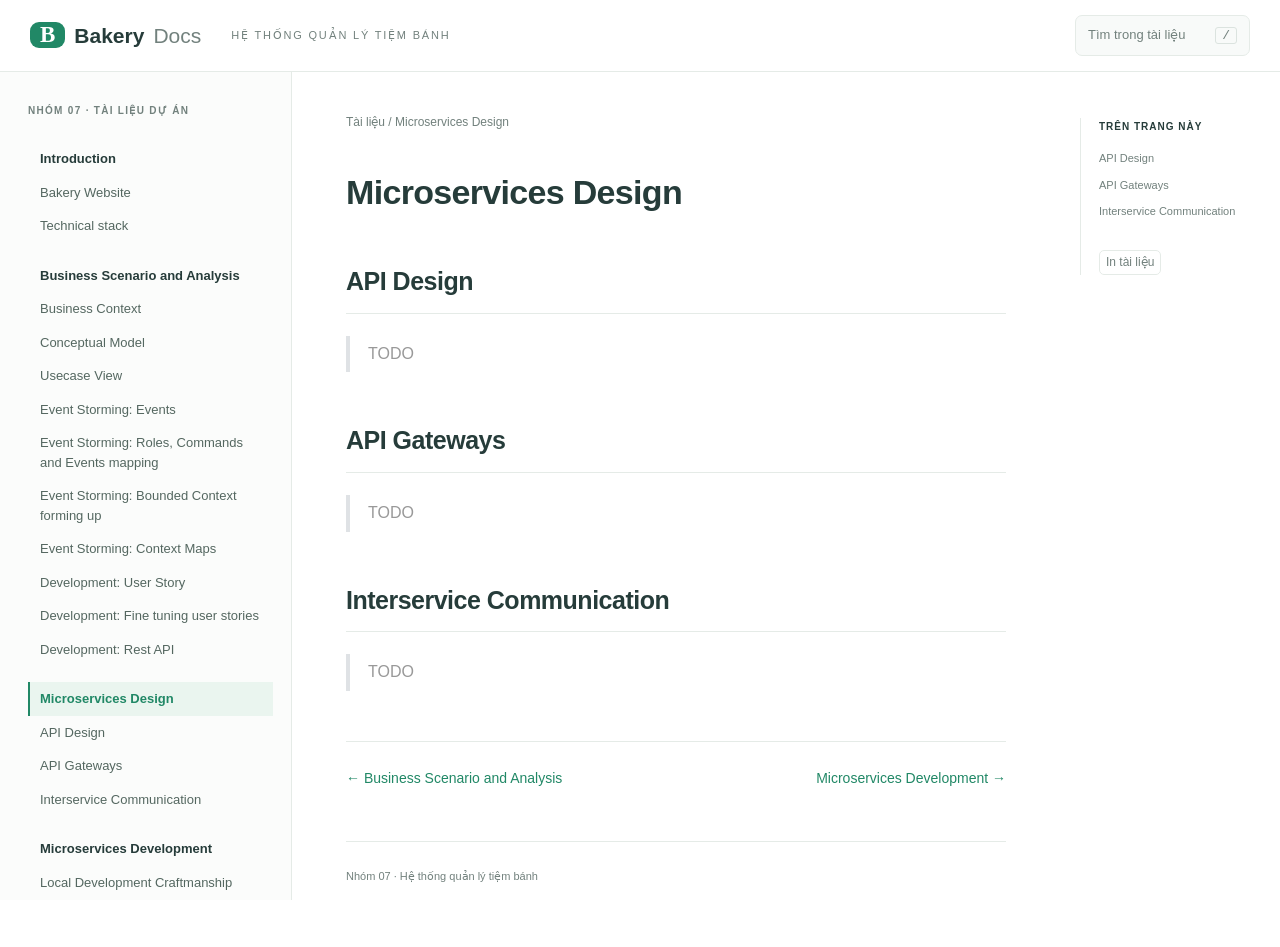
<file: design-microservices.html>
<!doctype html>
<html lang="vi"><head><meta charset="utf-8"><meta name="viewport" content="width=device-width,initial-scale=1"><meta name="description" content="Tài liệu phân tích và thiết kế hệ thống quản lý tiệm bánh — Nhóm 07, Đại học Sài Gòn."><title>Microservices Design | Bakery Docs</title><link rel="stylesheet" href="assets/style.css"></head><body><a class="skip" href="#content">Đến nội dung</a><header><button id="menu" aria-label="Mở mục lục" aria-expanded="false">☰</button><a class="brand" href="index.html"><b>B</b> Bakery <span>Docs</span></a><span class="header-label">HỆ THỐNG QUẢN LÝ TIỆM BÁNH</span><button id="search-open">Tìm trong tài liệu <kbd>/</kbd></button></header><aside id="sidebar"><div class="side-label">NHÓM 07 · TÀI LIỆU DỰ ÁN</div><nav><div class="nav-group"><a class="group-title" href="index.html">Introduction</a><a class="level-2" href="index.html#bakery-website">Bakery Website</a><a class="level-2" href="index.html#technical-stack">Technical stack</a></div><div class="nav-group"><a class="group-title" href="model-microservices.html">Business Scenario and Analysis</a><a class="level-2" href="model-microservices.html#business-context">Business Context</a><a class="level-2" href="model-microservices.html#conceptual-model">Conceptual Model</a><a class="level-2" href="model-microservices.html#usecase-view">Usecase View</a><a class="level-2" href="model-microservices.html#event-storming-events">Event Storming: Events</a><a class="level-2" href="model-microservices.html#event-storming-roles-commands-and-events-mapping">Event Storming: Roles, Commands and Events mapping</a><a class="level-2" href="model-microservices.html#event-storming-bounded-context-forming-up">Event Storming: Bounded Context forming up</a><a class="level-2" href="model-microservices.html#event-storming-context-maps">Event Storming: Context Maps</a><a class="level-2" href="model-microservices.html#development-user-story">Development: User Story</a><a class="level-2" href="model-microservices.html#development-fine-tuning-user-stories">Development: Fine tuning user stories</a><a class="level-2" href="model-microservices.html#development-rest-api">Development: Rest API</a></div><div class="nav-group"><a class="group-title" href="design-microservices.html">Microservices Design</a><a class="level-2" href="design-microservices.html#api-design">API Design</a><a class="level-2" href="design-microservices.html#api-gateways">API Gateways</a><a class="level-2" href="design-microservices.html#interservice-communication">Interservice Communication</a></div><div class="nav-group"><a class="group-title" href="development.html">Microservices Development</a><a class="level-2" href="development.html#local-development-craftmanship">Local Development Craftmanship</a><a class="level-2" href="development.html#up-and-running-with-docker-and-docker-compose">Up and Running with Docker and Docker Compose</a><a class="level-2" href="development.html#up-and-running-manually-on-docker-for-desktop-and-aks">Up and running manually on Docker for desktop and AKS</a><a class="level-2" href="development.html#up-and-running-with-kubernetes-and-istio">Up and Running with Kubernetes and Istio</a></div></nav><div class="side-foot">Ngôn ngữ lập trình Csharp<br>Đại học Sài Gòn</div></aside><main id="content"><div class="breadcrumb">Tài liệu / Microservices Design</div><h1>Microservices Design</h1><h2 id="api-design">API Design <a class="anchor" href="#api-design">#</a></h2><blockquote class="todo">TODO</blockquote><h2 id="api-gateways">API Gateways <a class="anchor" href="#api-gateways">#</a></h2><blockquote class="todo">TODO</blockquote><h2 id="interservice-communication">Interservice Communication <a class="anchor" href="#interservice-communication">#</a></h2><blockquote class="todo">TODO</blockquote><div class="pager"><a href="model-microservices.html">← Business Scenario and Analysis</a><a href="development.html">Microservices Development →</a></div><footer>Nhóm 07 · Hệ thống quản lý tiệm bánh</footer></main><aside class="toc"><div>TRÊN TRANG NÀY</div><a href="#api-design">API Design</a><a href="#api-gateways">API Gateways</a><a href="#interservice-communication">Interservice Communication</a><button onclick="window.print()">In tài liệu</button></aside><dialog id="search-dialog"><div class="search-bar"><input id="search" type="search" placeholder="Tìm Use Case, COD, tồn kho…" aria-label="Tìm kiếm tài liệu"><button id="search-close" aria-label="Đóng tìm kiếm">✕</button></div><p id="search-status" aria-live="polite">Nhập từ khóa để tìm trong toàn bộ tài liệu.</p><div id="results"></div></dialog><script src="assets/search-index.js"></script><script src="assets/app.js"></script></body></html>
</file>
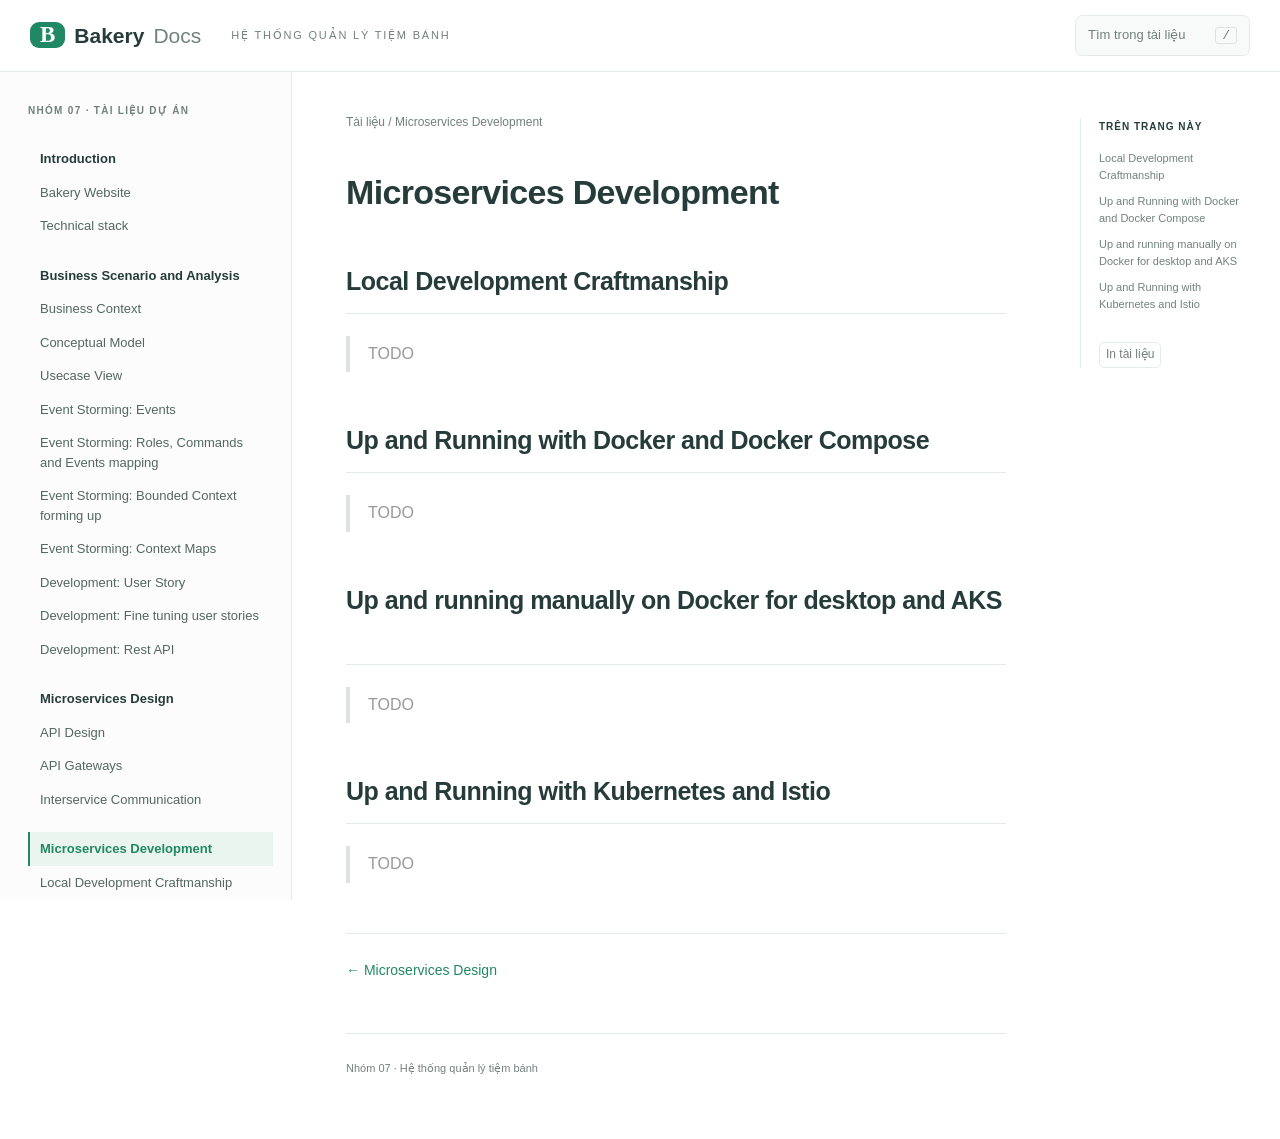
<file: development.html>
<!doctype html>
<html lang="vi"><head><meta charset="utf-8"><meta name="viewport" content="width=device-width,initial-scale=1"><meta name="description" content="Tài liệu phân tích và thiết kế hệ thống quản lý tiệm bánh — Nhóm 07, Đại học Sài Gòn."><title>Microservices Development | Bakery Docs</title><link rel="stylesheet" href="assets/style.css"></head><body><a class="skip" href="#content">Đến nội dung</a><header><button id="menu" aria-label="Mở mục lục" aria-expanded="false">☰</button><a class="brand" href="index.html"><b>B</b> Bakery <span>Docs</span></a><span class="header-label">HỆ THỐNG QUẢN LÝ TIỆM BÁNH</span><button id="search-open">Tìm trong tài liệu <kbd>/</kbd></button></header><aside id="sidebar"><div class="side-label">NHÓM 07 · TÀI LIỆU DỰ ÁN</div><nav><div class="nav-group"><a class="group-title" href="index.html">Introduction</a><a class="level-2" href="index.html#bakery-website">Bakery Website</a><a class="level-2" href="index.html#technical-stack">Technical stack</a></div><div class="nav-group"><a class="group-title" href="model-microservices.html">Business Scenario and Analysis</a><a class="level-2" href="model-microservices.html#business-context">Business Context</a><a class="level-2" href="model-microservices.html#conceptual-model">Conceptual Model</a><a class="level-2" href="model-microservices.html#usecase-view">Usecase View</a><a class="level-2" href="model-microservices.html#event-storming-events">Event Storming: Events</a><a class="level-2" href="model-microservices.html#event-storming-roles-commands-and-events-mapping">Event Storming: Roles, Commands and Events mapping</a><a class="level-2" href="model-microservices.html#event-storming-bounded-context-forming-up">Event Storming: Bounded Context forming up</a><a class="level-2" href="model-microservices.html#event-storming-context-maps">Event Storming: Context Maps</a><a class="level-2" href="model-microservices.html#development-user-story">Development: User Story</a><a class="level-2" href="model-microservices.html#development-fine-tuning-user-stories">Development: Fine tuning user stories</a><a class="level-2" href="model-microservices.html#development-rest-api">Development: Rest API</a></div><div class="nav-group"><a class="group-title" href="design-microservices.html">Microservices Design</a><a class="level-2" href="design-microservices.html#api-design">API Design</a><a class="level-2" href="design-microservices.html#api-gateways">API Gateways</a><a class="level-2" href="design-microservices.html#interservice-communication">Interservice Communication</a></div><div class="nav-group"><a class="group-title" href="development.html">Microservices Development</a><a class="level-2" href="development.html#local-development-craftmanship">Local Development Craftmanship</a><a class="level-2" href="development.html#up-and-running-with-docker-and-docker-compose">Up and Running with Docker and Docker Compose</a><a class="level-2" href="development.html#up-and-running-manually-on-docker-for-desktop-and-aks">Up and running manually on Docker for desktop and AKS</a><a class="level-2" href="development.html#up-and-running-with-kubernetes-and-istio">Up and Running with Kubernetes and Istio</a></div></nav><div class="side-foot">Ngôn ngữ lập trình Csharp<br>Đại học Sài Gòn</div></aside><main id="content"><div class="breadcrumb">Tài liệu / Microservices Development</div><h1>Microservices Development</h1><h2 id="local-development-craftmanship">Local Development Craftmanship <a class="anchor" href="#local-development-craftmanship">#</a></h2><blockquote class="todo">TODO</blockquote><h2 id="up-and-running-with-docker-and-docker-compose">Up and Running with Docker and Docker Compose <a class="anchor" href="#up-and-running-with-docker-and-docker-compose">#</a></h2><blockquote class="todo">TODO</blockquote><h2 id="up-and-running-manually-on-docker-for-desktop-and-aks">Up and running manually on Docker for desktop and AKS <a class="anchor" href="#up-and-running-manually-on-docker-for-desktop-and-aks">#</a></h2><blockquote class="todo">TODO</blockquote><h2 id="up-and-running-with-kubernetes-and-istio">Up and Running with Kubernetes and Istio <a class="anchor" href="#up-and-running-with-kubernetes-and-istio">#</a></h2><blockquote class="todo">TODO</blockquote><div class="pager"><a href="design-microservices.html">← Microservices Design</a></div><footer>Nhóm 07 · Hệ thống quản lý tiệm bánh</footer></main><aside class="toc"><div>TRÊN TRANG NÀY</div><a href="#local-development-craftmanship">Local Development Craftmanship</a><a href="#up-and-running-with-docker-and-docker-compose">Up and Running with Docker and Docker Compose</a><a href="#up-and-running-manually-on-docker-for-desktop-and-aks">Up and running manually on Docker for desktop and AKS</a><a href="#up-and-running-with-kubernetes-and-istio">Up and Running with Kubernetes and Istio</a><button onclick="window.print()">In tài liệu</button></aside><dialog id="search-dialog"><div class="search-bar"><input id="search" type="search" placeholder="Tìm Use Case, COD, tồn kho…" aria-label="Tìm kiếm tài liệu"><button id="search-close" aria-label="Đóng tìm kiếm">✕</button></div><p id="search-status" aria-live="polite">Nhập từ khóa để tìm trong toàn bộ tài liệu.</p><div id="results"></div></dialog><script src="assets/search-index.js"></script><script src="assets/app.js"></script></body></html>
</file>
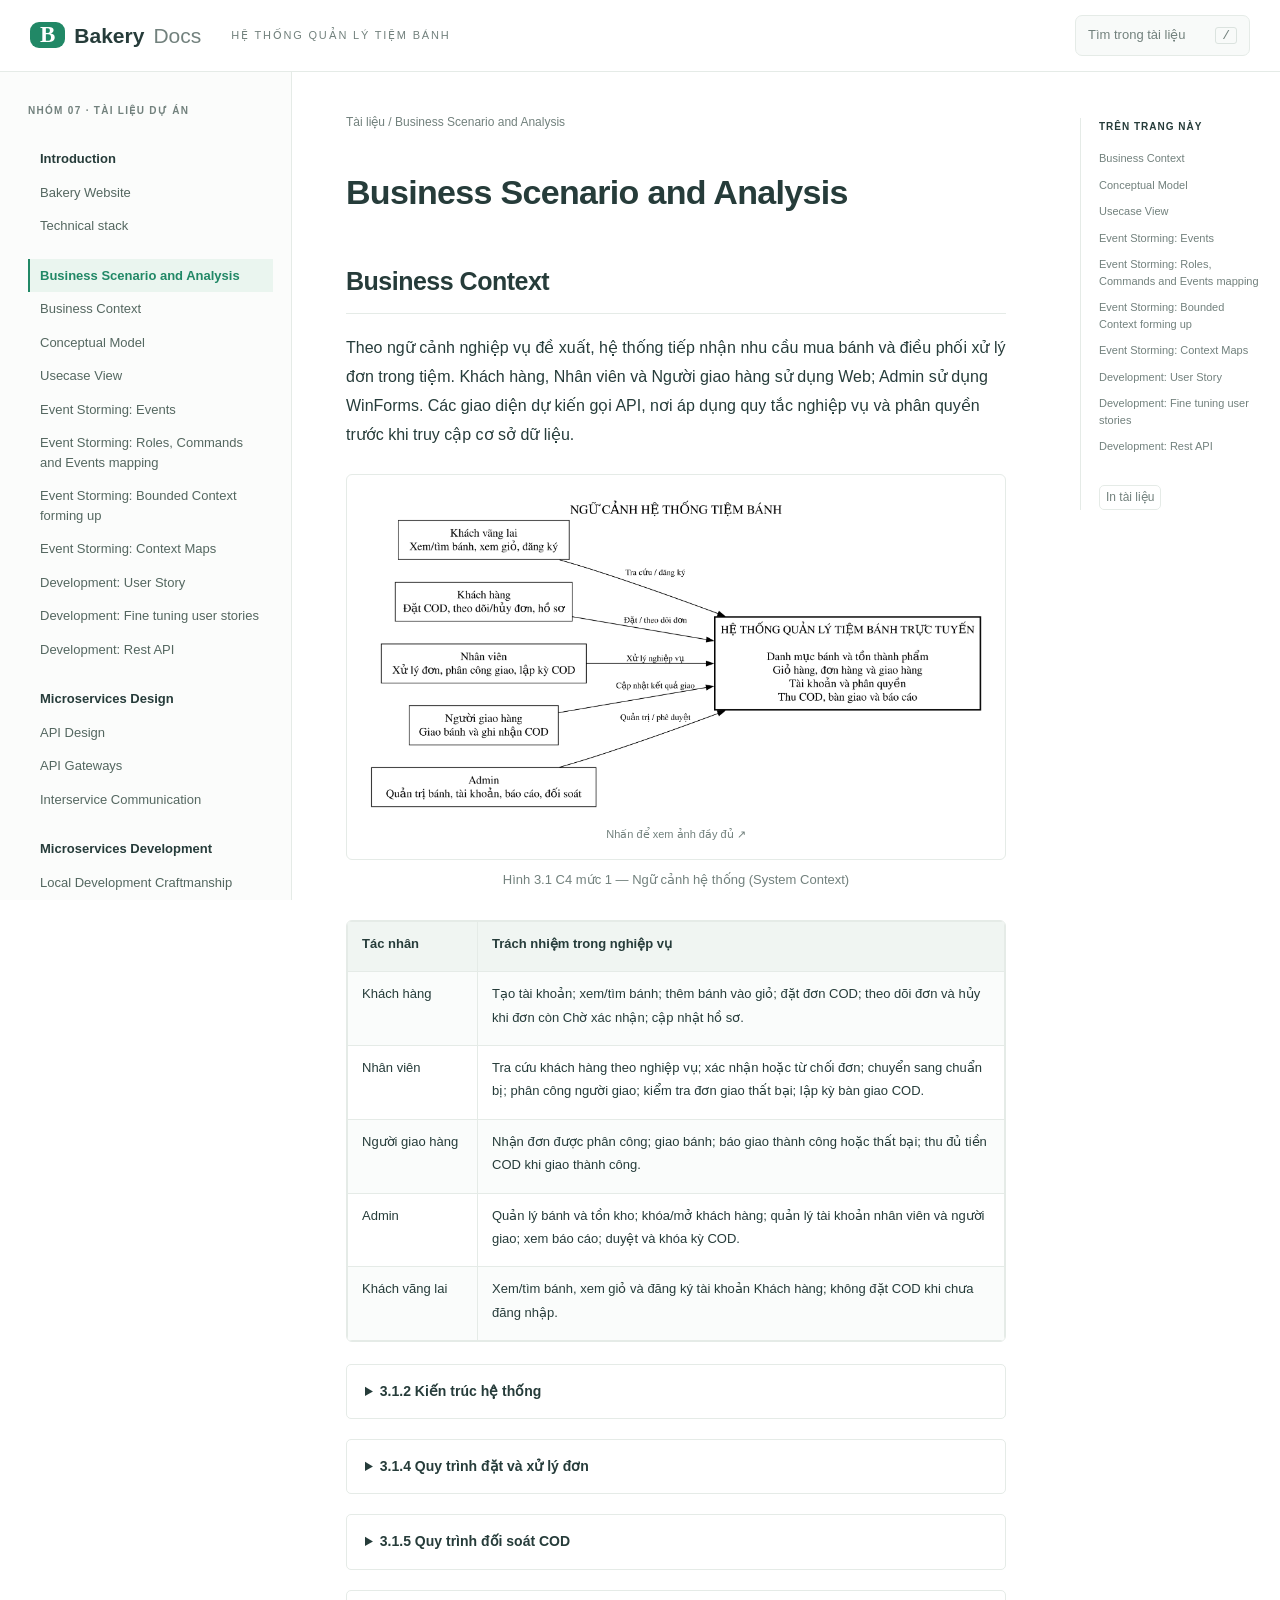
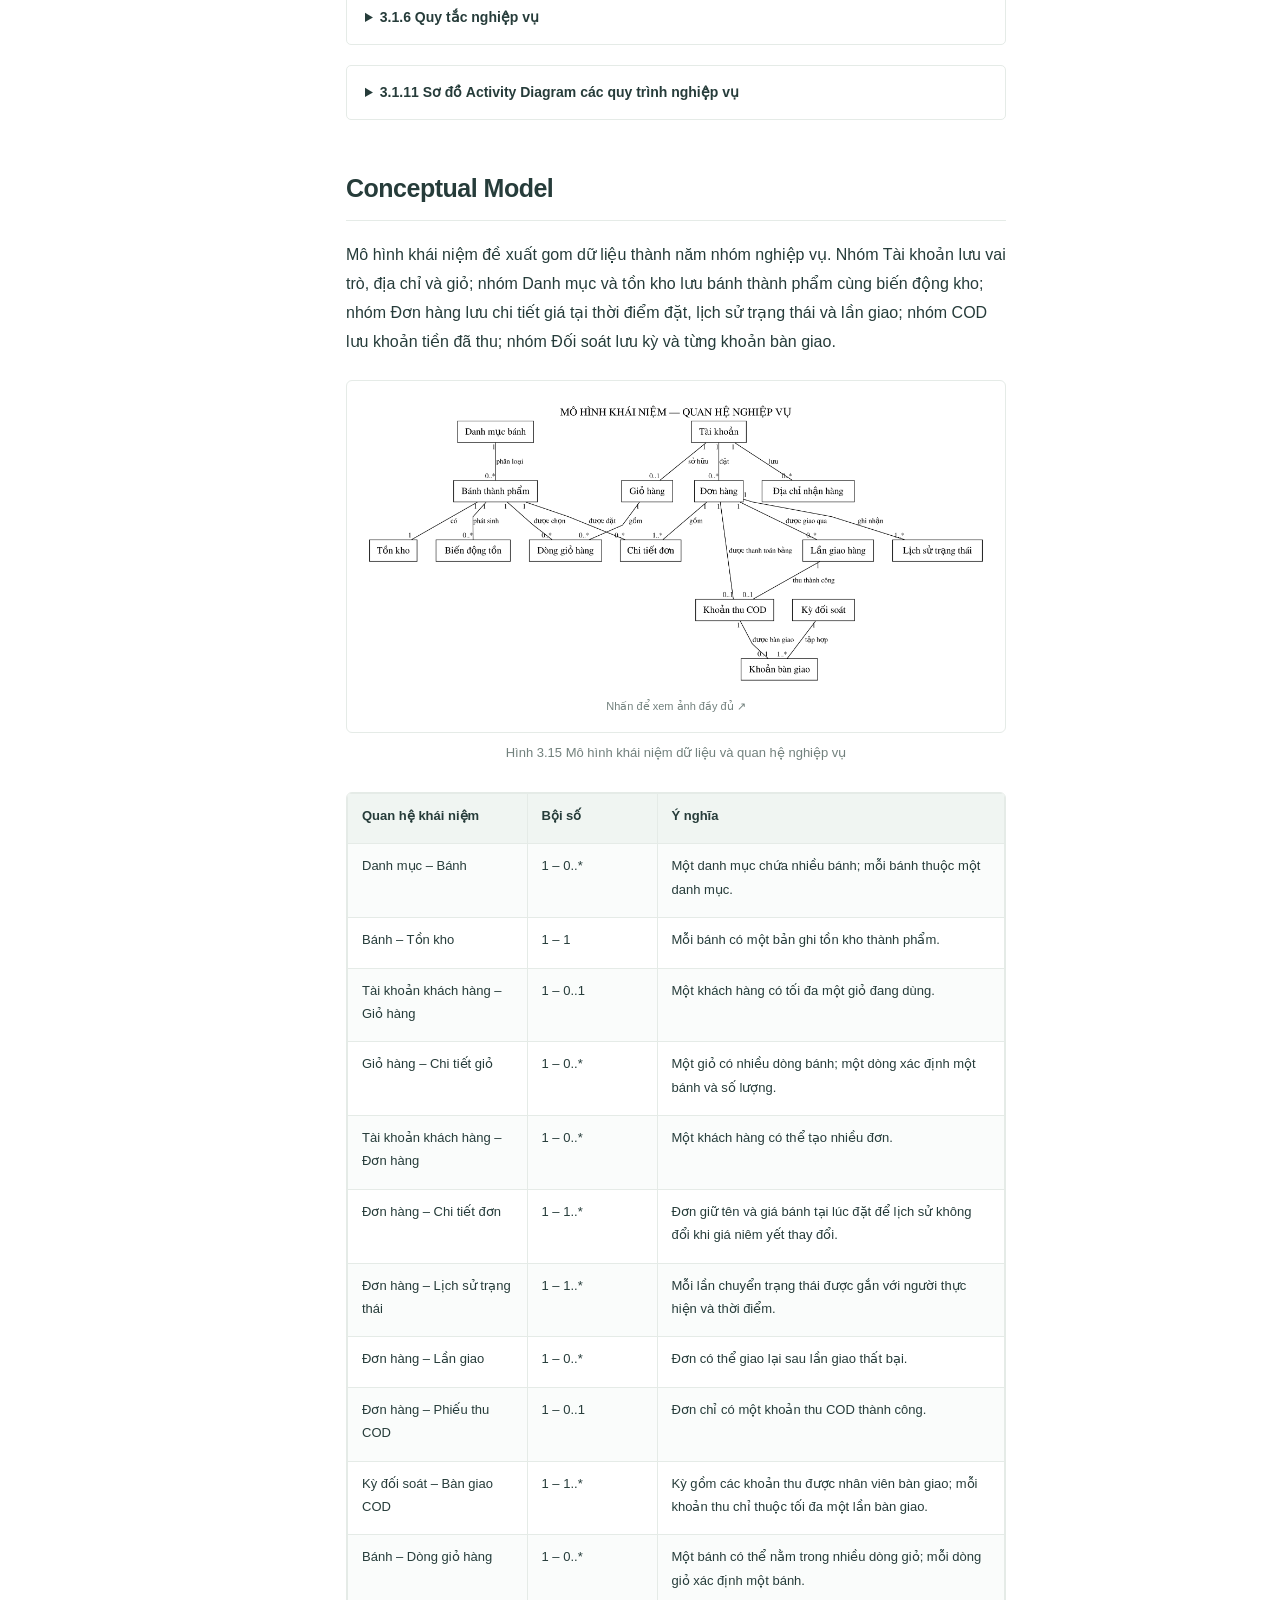
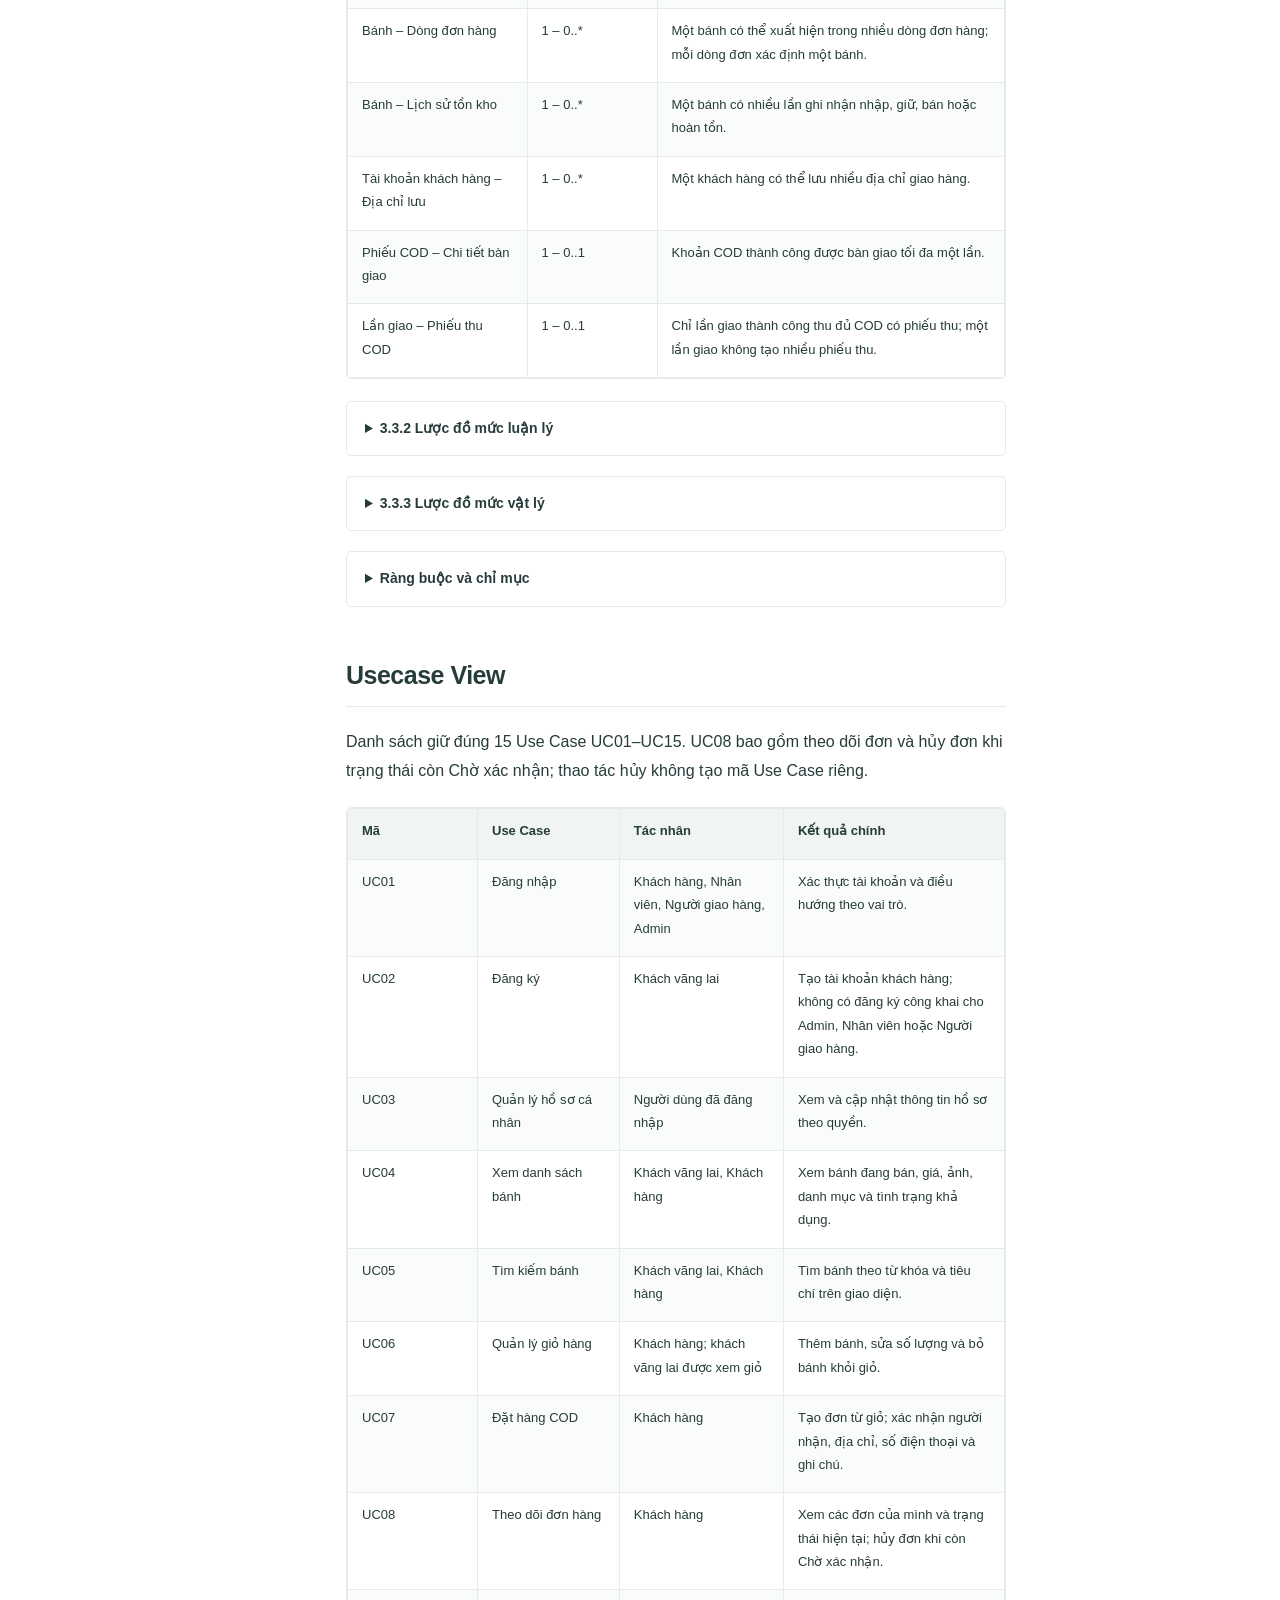
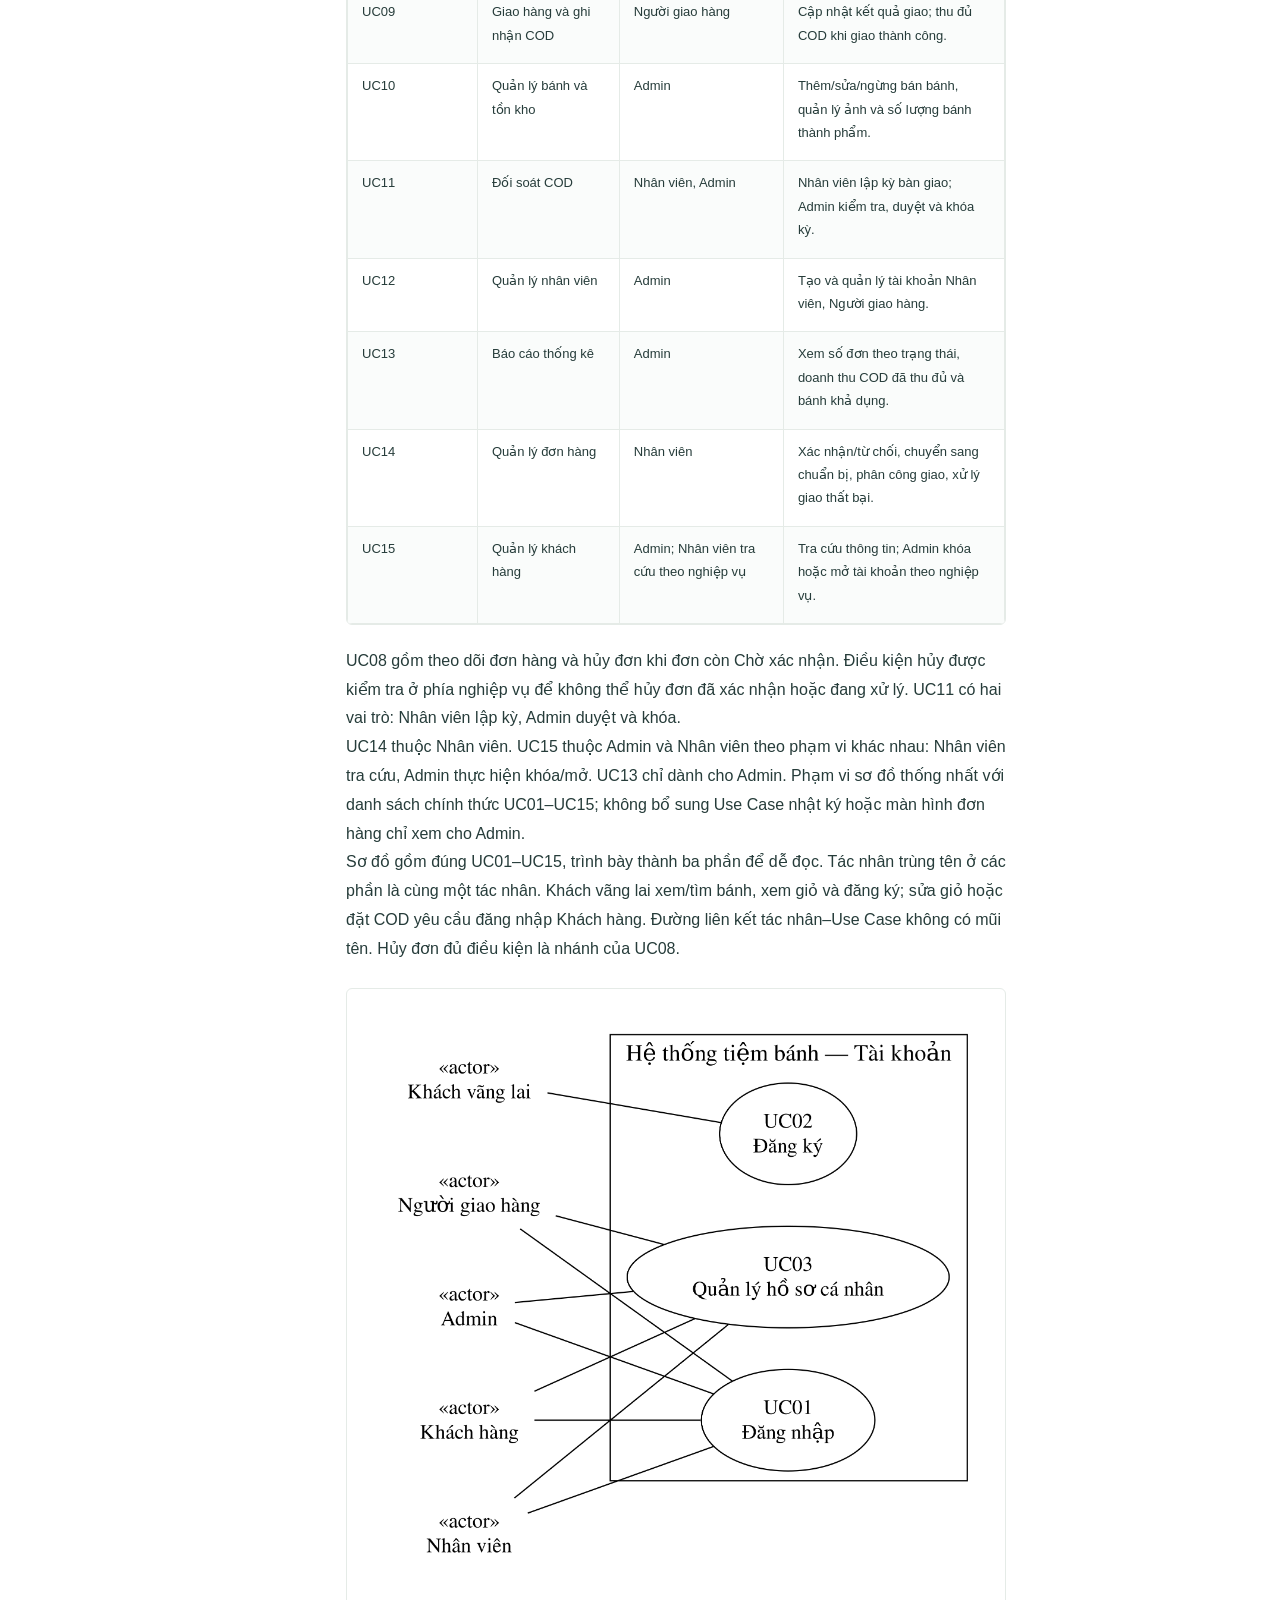
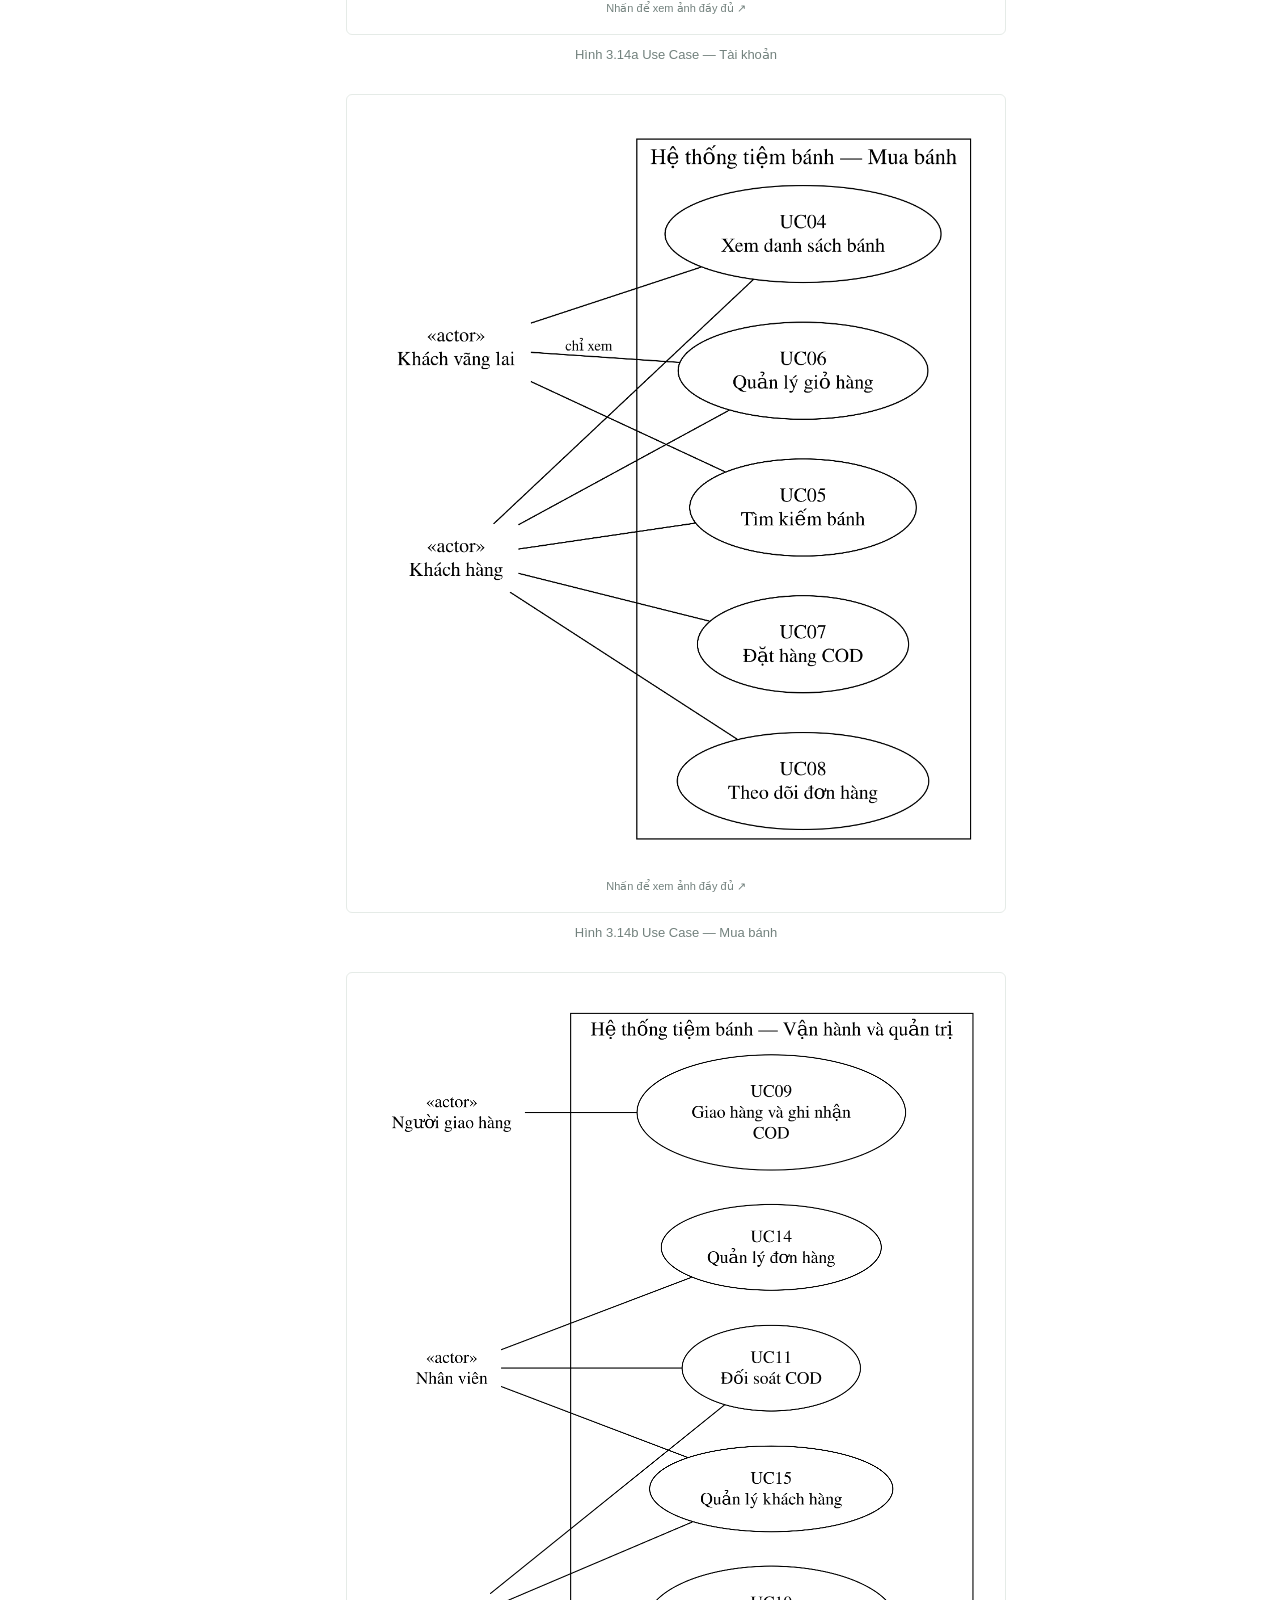
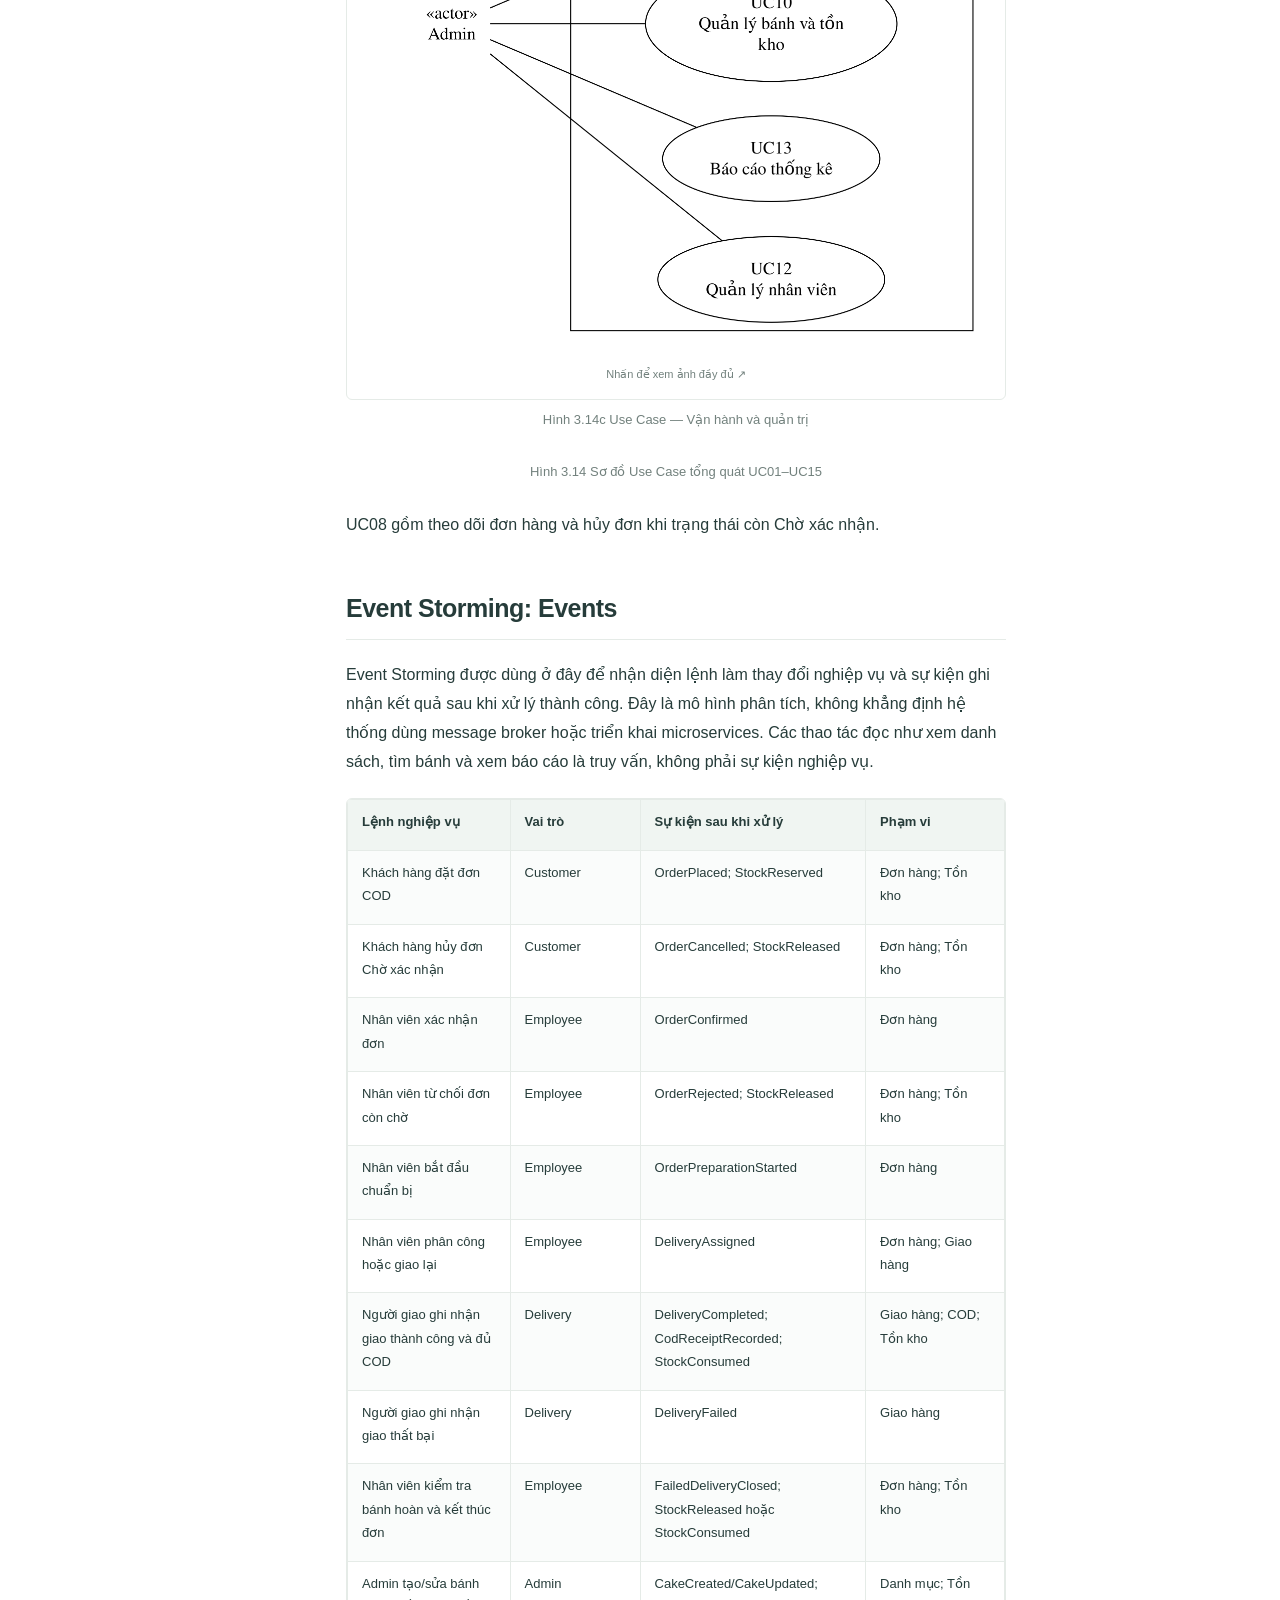
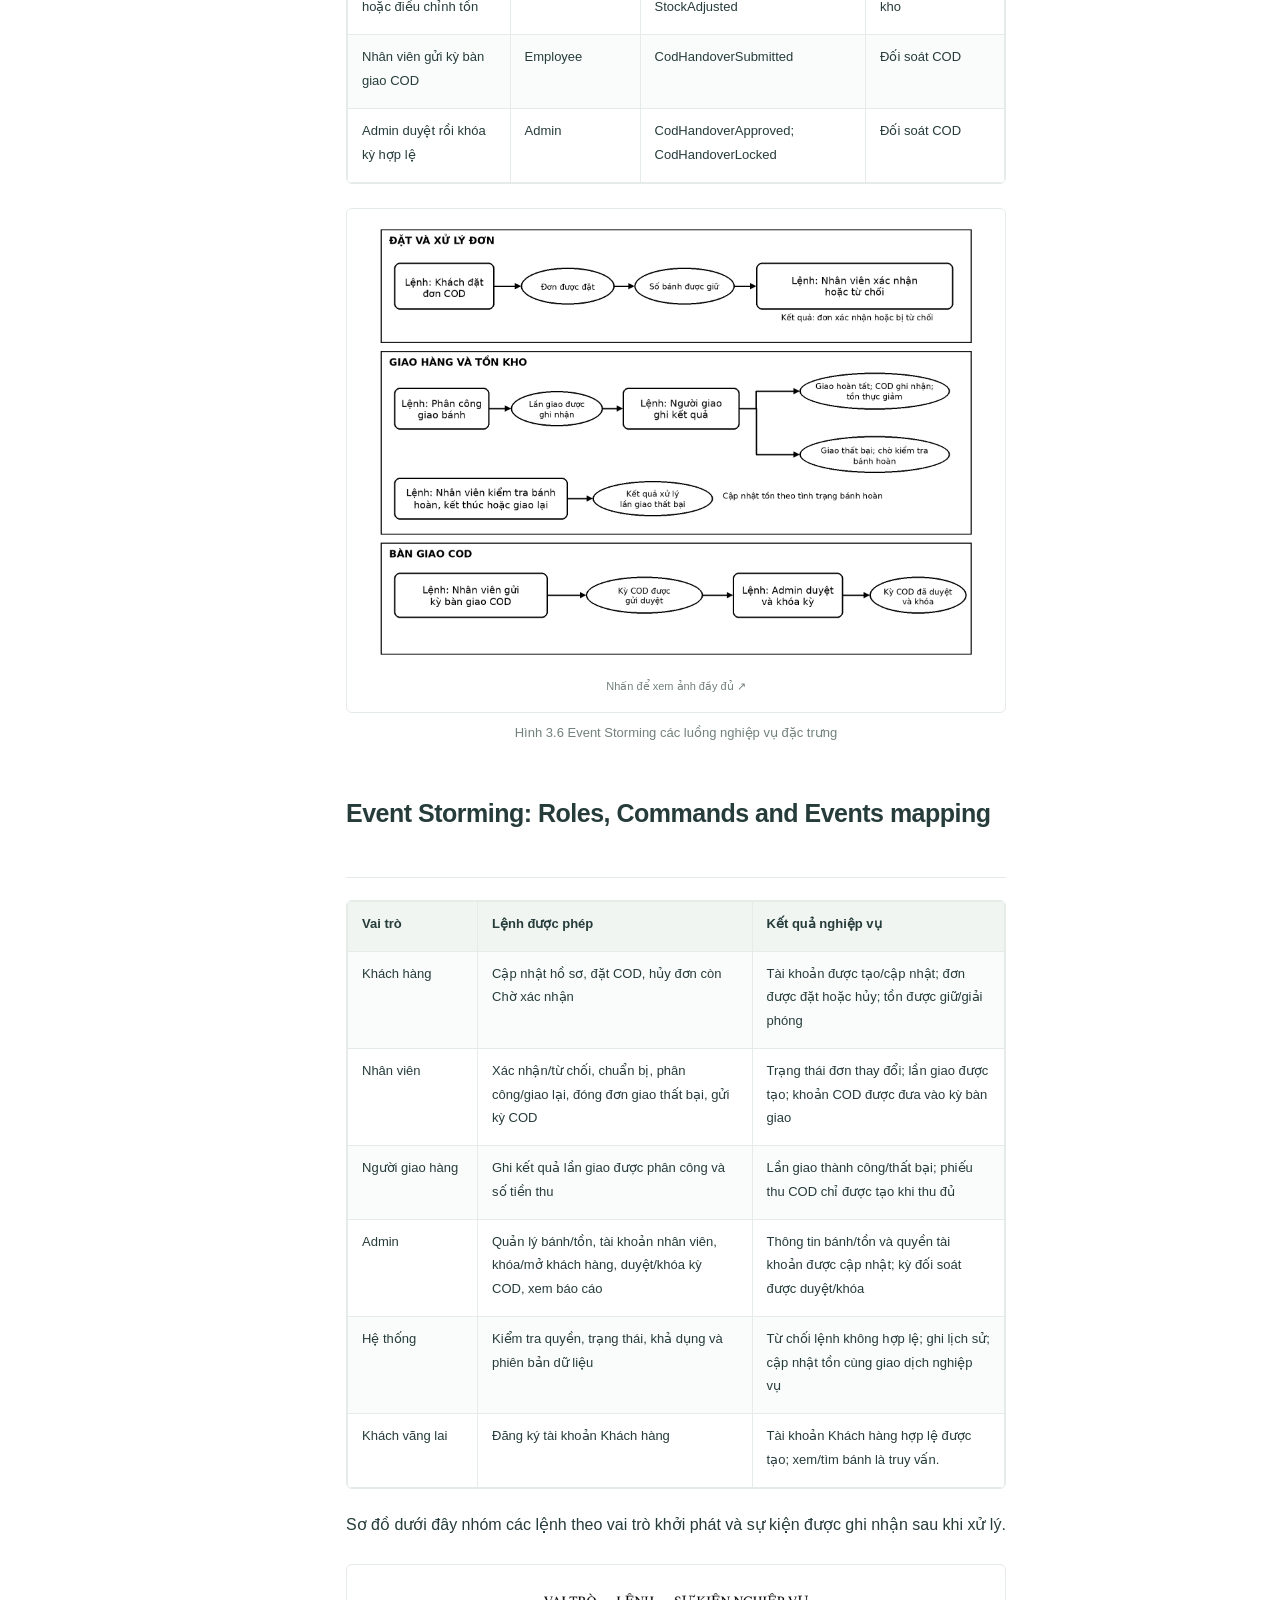
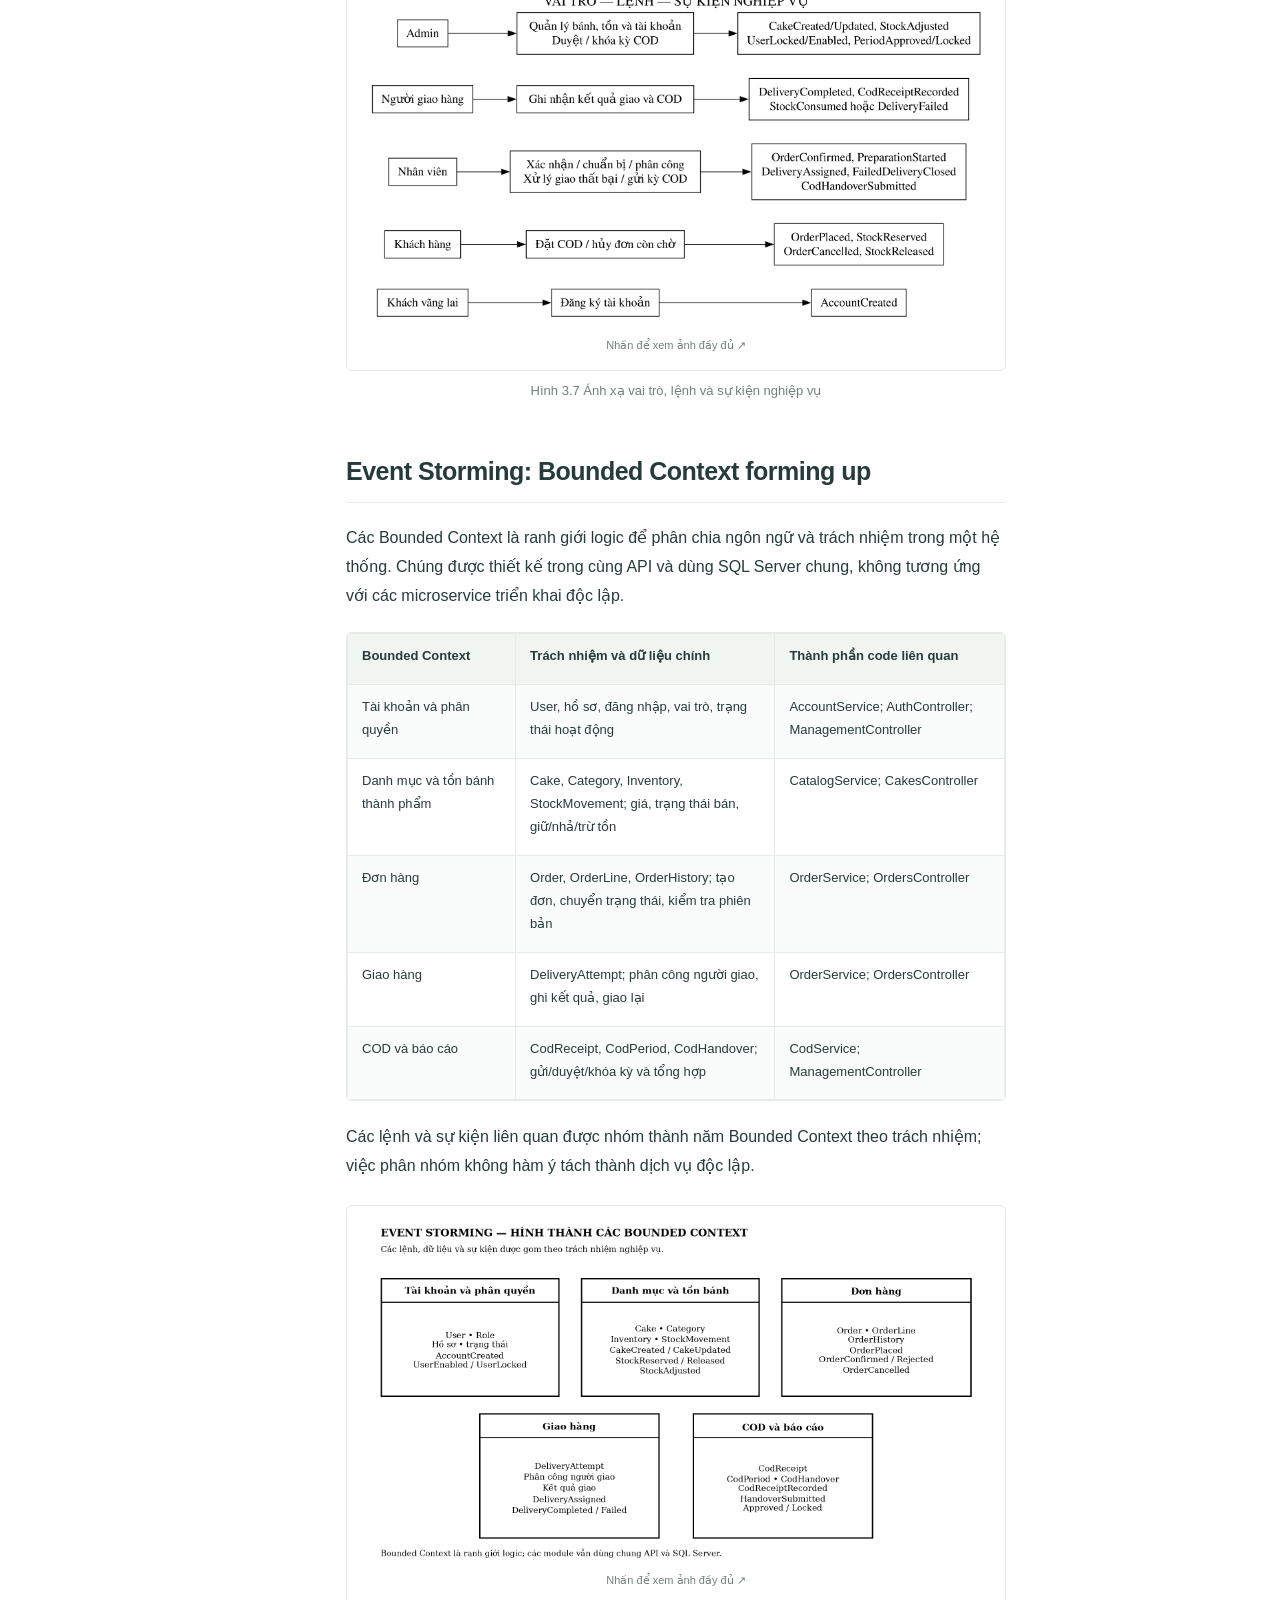
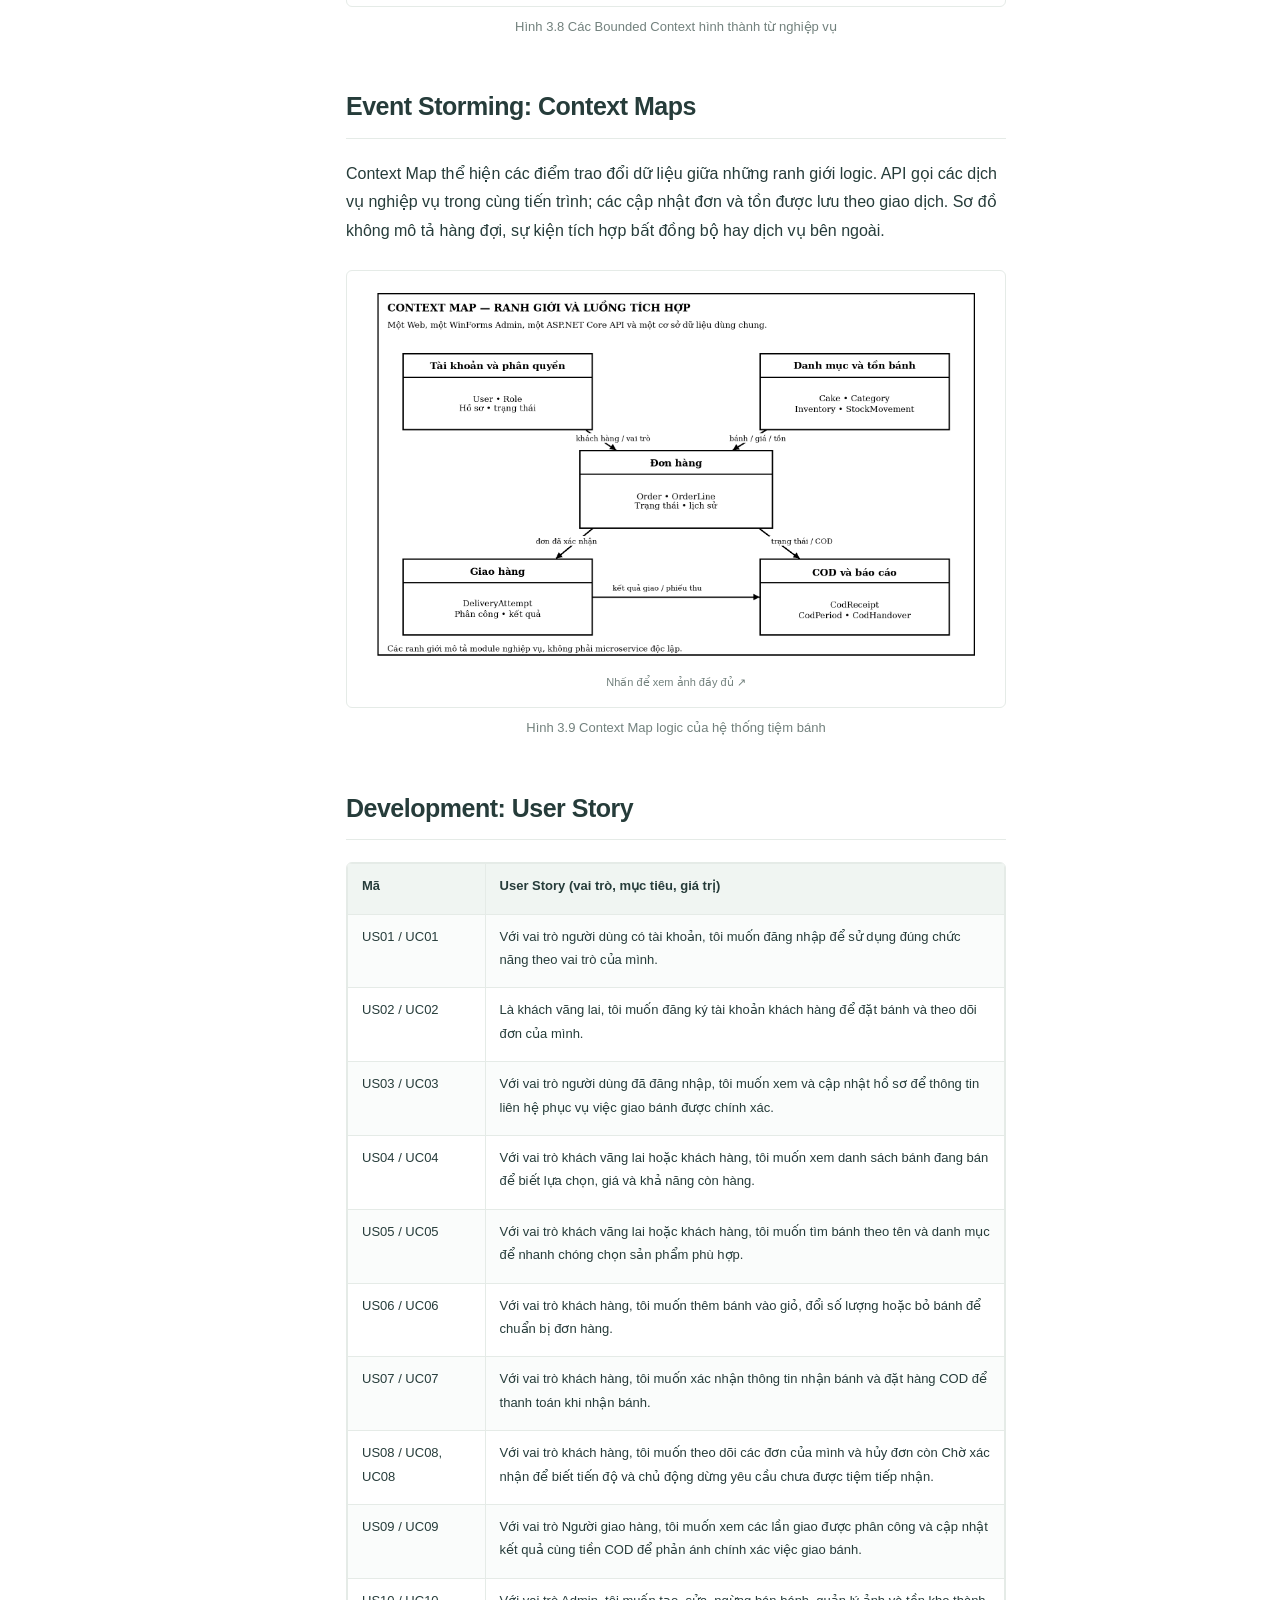
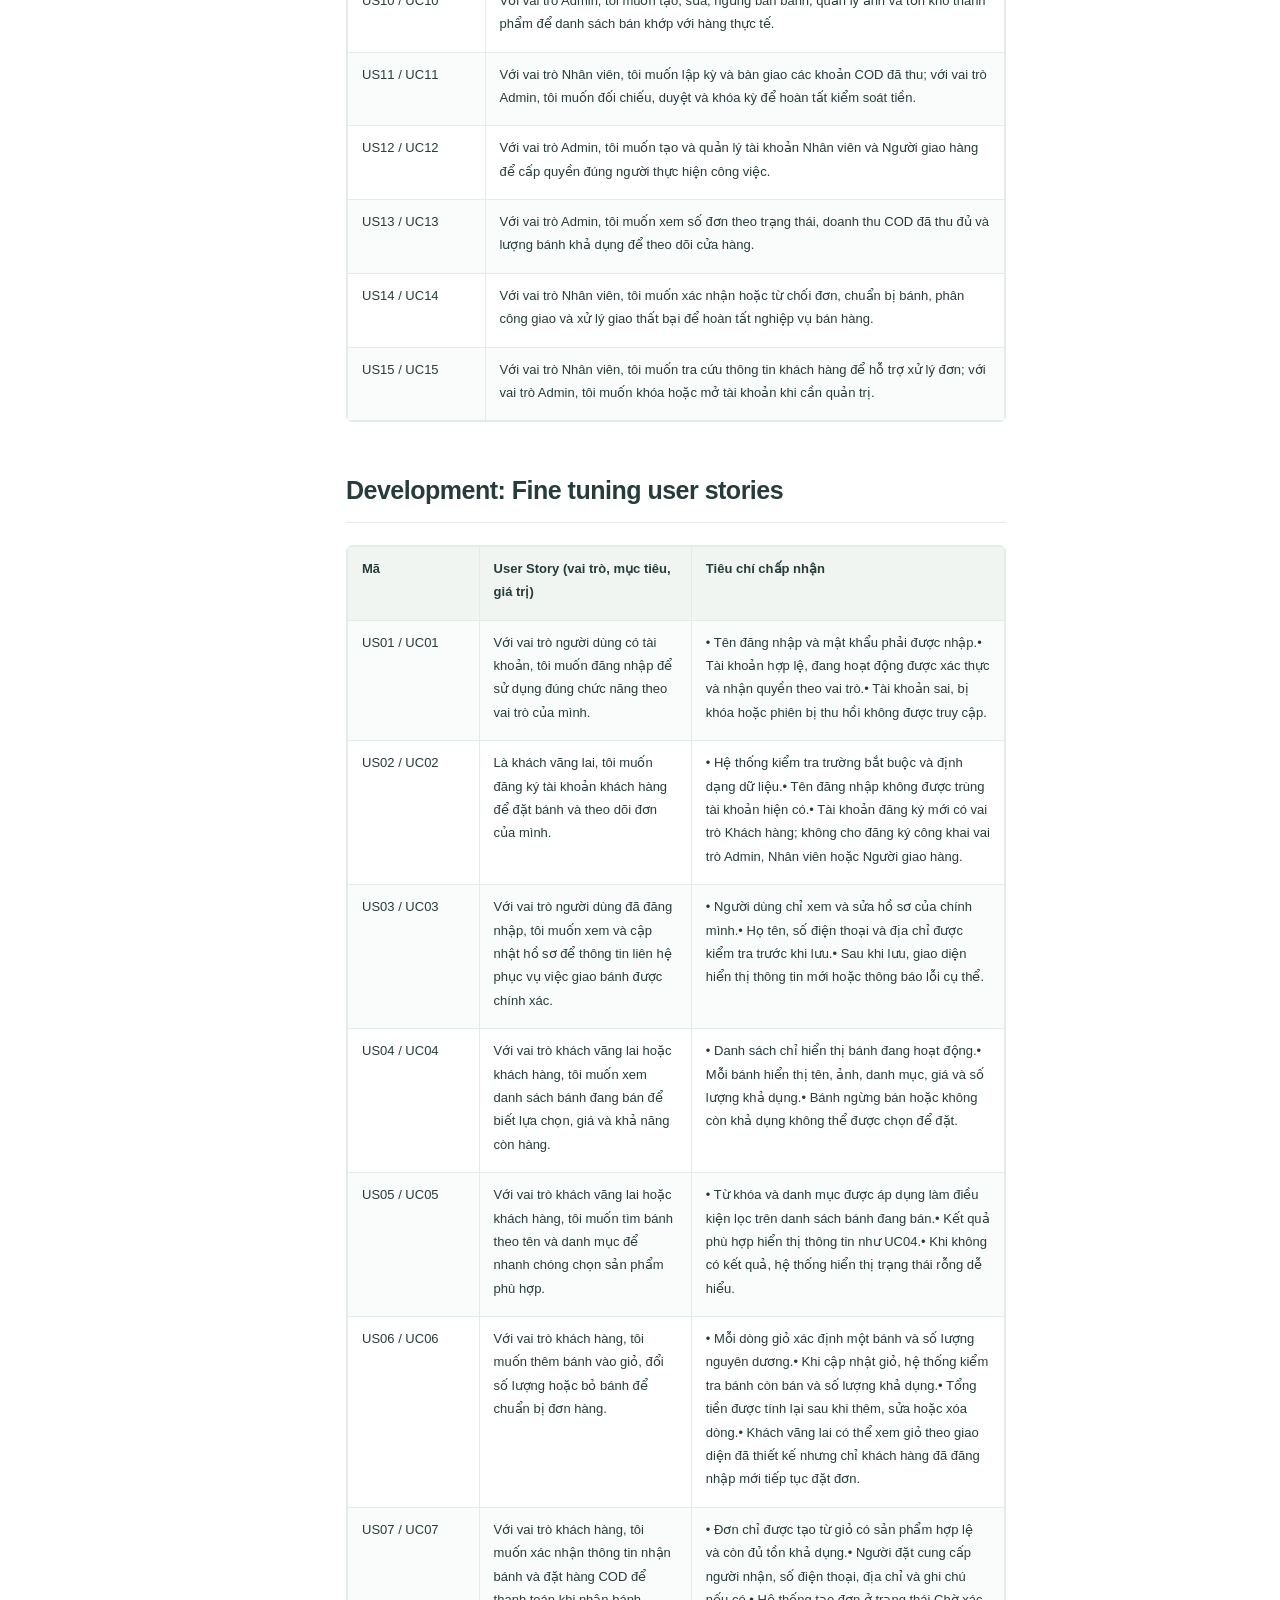
<file: model-microservices.html>
<!doctype html>
<html lang="vi"><head><meta charset="utf-8"><meta name="viewport" content="width=device-width,initial-scale=1"><meta name="description" content="Tài liệu phân tích và thiết kế hệ thống quản lý tiệm bánh — Nhóm 07, Đại học Sài Gòn."><title>Business Scenario and Analysis | Bakery Docs</title><link rel="stylesheet" href="assets/style.css"></head><body><a class="skip" href="#content">Đến nội dung</a><header><button id="menu" aria-label="Mở mục lục" aria-expanded="false">☰</button><a class="brand" href="index.html"><b>B</b> Bakery <span>Docs</span></a><span class="header-label">HỆ THỐNG QUẢN LÝ TIỆM BÁNH</span><button id="search-open">Tìm trong tài liệu <kbd>/</kbd></button></header><aside id="sidebar"><div class="side-label">NHÓM 07 · TÀI LIỆU DỰ ÁN</div><nav><div class="nav-group"><a class="group-title" href="index.html">Introduction</a><a class="level-2" href="index.html#bakery-website">Bakery Website</a><a class="level-2" href="index.html#technical-stack">Technical stack</a></div><div class="nav-group"><a class="group-title" href="model-microservices.html">Business Scenario and Analysis</a><a class="level-2" href="model-microservices.html#business-context">Business Context</a><a class="level-2" href="model-microservices.html#conceptual-model">Conceptual Model</a><a class="level-2" href="model-microservices.html#usecase-view">Usecase View</a><a class="level-2" href="model-microservices.html#event-storming-events">Event Storming: Events</a><a class="level-2" href="model-microservices.html#event-storming-roles-commands-and-events-mapping">Event Storming: Roles, Commands and Events mapping</a><a class="level-2" href="model-microservices.html#event-storming-bounded-context-forming-up">Event Storming: Bounded Context forming up</a><a class="level-2" href="model-microservices.html#event-storming-context-maps">Event Storming: Context Maps</a><a class="level-2" href="model-microservices.html#development-user-story">Development: User Story</a><a class="level-2" href="model-microservices.html#development-fine-tuning-user-stories">Development: Fine tuning user stories</a><a class="level-2" href="model-microservices.html#development-rest-api">Development: Rest API</a></div><div class="nav-group"><a class="group-title" href="design-microservices.html">Microservices Design</a><a class="level-2" href="design-microservices.html#api-design">API Design</a><a class="level-2" href="design-microservices.html#api-gateways">API Gateways</a><a class="level-2" href="design-microservices.html#interservice-communication">Interservice Communication</a></div><div class="nav-group"><a class="group-title" href="development.html">Microservices Development</a><a class="level-2" href="development.html#local-development-craftmanship">Local Development Craftmanship</a><a class="level-2" href="development.html#up-and-running-with-docker-and-docker-compose">Up and Running with Docker and Docker Compose</a><a class="level-2" href="development.html#up-and-running-manually-on-docker-for-desktop-and-aks">Up and running manually on Docker for desktop and AKS</a><a class="level-2" href="development.html#up-and-running-with-kubernetes-and-istio">Up and Running with Kubernetes and Istio</a></div></nav><div class="side-foot">Ngôn ngữ lập trình Csharp<br>Đại học Sài Gòn</div></aside><main id="content"><div class="breadcrumb">Tài liệu / Business Scenario and Analysis</div><h1>Business Scenario and Analysis</h1><h2 id="business-context">Business Context <a class="anchor" href="#business-context">#</a></h2><div class="">Theo ngữ cảnh nghiệp vụ đề xuất, hệ thống tiếp nhận nhu cầu mua bánh và điều phối xử lý đơn trong tiệm. Khách hàng, Nhân viên và Người giao hàng sử dụng Web; Admin sử dụng WinForms. Các giao diện dự kiến gọi API, nơi áp dụng quy tắc nghiệp vụ và phân quyền trước khi truy cập cơ sở dữ liệu.</div>
<div class=""><a class="diagram" href="assets/image2.png" target="_blank" rel="noopener"><img src="assets/image2.png" alt="Sơ đồ trong báo cáo hệ thống tiệm bánh" loading="lazy"><span>Nhấn để xem ảnh đầy đủ ↗</span></a></div>
<div class="caption">Hình 3.1 C4 mức 1 — Ngữ cảnh hệ thống (System Context)</div>
<div class="table-wrap"><table><tr><th><p>Tác nhân</p></th><th><p>Trách nhiệm trong nghiệp vụ</p></th></tr><tr><td><p>Khách hàng</p></td><td><p>Tạo tài khoản; xem/tìm bánh; thêm bánh vào giỏ; đặt đơn COD; theo dõi đơn và hủy khi đơn còn Chờ xác nhận; cập nhật hồ sơ.</p></td></tr><tr><td><p>Nhân viên</p></td><td><p>Tra cứu khách hàng theo nghiệp vụ; xác nhận hoặc từ chối đơn; chuyển sang chuẩn bị; phân công người giao; kiểm tra đơn giao thất bại; lập kỳ bàn giao COD.</p></td></tr><tr><td><p>Người giao hàng</p></td><td><p>Nhận đơn được phân công; giao bánh; báo giao thành công hoặc thất bại; thu đủ tiền COD khi giao thành công.</p></td></tr><tr><td><p>Admin</p></td><td><p>Quản lý bánh và tồn kho; khóa/mở khách hàng; quản lý tài khoản nhân viên và người giao; xem báo cáo; duyệt và khóa kỳ COD.</p></td></tr><tr><td><p>Khách vãng lai</p></td><td><p>Xem/tìm bánh, xem giỏ và đăng ký tài khoản Khách hàng; không đặt COD khi chưa đăng nhập.</p></td></tr></table></div>
<details><summary>3.1.2 Kiến trúc hệ thống</summary><div class="">C4 thể hiện một hệ thống qua các mức phóng to: Context nêu tác nhân và hệ thống; Container mô tả các ứng dụng và cách chúng giao tiếp; Component phân rã một container thành các nhóm thành phần. Trong phạm vi phân tích và thiết kế này, ba mức được dùng để mô tả kiến trúc đề xuất; tên thành phần trong sơ đồ là cấu trúc dự kiến cho giai đoạn xây dựng.</div>
<div class=""><a class="diagram" href="assets/image3.png" target="_blank" rel="noopener"><img src="assets/image3.png" alt="Sơ đồ trong báo cáo hệ thống tiệm bánh" loading="lazy"><span>Nhấn để xem ảnh đầy đủ ↗</span></a></div>
<div class="caption">Hình 3.2 C4 mức 2 — Container đề xuất</div>
<div class="">Web dự kiến phục vụ Khách hàng, Nhân viên và Người giao hàng. JavaScript gửi request JSON tới API; ứng dụng WinForms của Admin cũng gọi API qua HTTP. API truy cập SQL Server thông qua Entity Framework Core. Cổng thanh toán và dịch vụ vận chuyển bên ngoài không thuộc phạm vi nghiệp vụ đã xác định.</div>
<div class=""><a class="diagram" href="assets/image4.png" target="_blank" rel="noopener"><img src="assets/image4.png" alt="Sơ đồ trong báo cáo hệ thống tiệm bánh" loading="lazy"><span>Nhấn để xem ảnh đầy đủ ↗</span></a></div>
<div class="caption">Hình 3.3 C4 mức 3 — Các component dự kiến trong API</div>
<div class="">Theo cấu trúc đề xuất, request đi qua thành phần xác thực JWT và kiểm tra quyền trước khi tới Controller. Controller chuyển yêu cầu cho Application services; các dịch vụ phối hợp với Domain và store abstraction. Persistence adapter dự kiến hiện thực store abstraction, dùng BakeryDbContext và Entity Framework Core để truy cập SQL Server.</div>
</details><details><summary>3.1.4 Quy trình đặt và xử lý đơn</summary><div class="">Khách chọn bánh và số lượng, sau đó gửi đơn COD. API kiểm tra bánh còn bán và số lượng khả dụng, giữ số bánh cho đơn và tạo đơn ở trạng thái Chờ xác nhận. Nhân viên xác nhận đơn, chuyển sang Đã xác nhận rồi Đang chuẩn bị. Khi đơn sẵn sàng, Nhân viên phân công Người giao hàng và hệ thống chuyển sang Đang giao.</div>
<div class=""><a class="diagram" href="assets/image5.png" target="_blank" rel="noopener"><img src="assets/image5.png" alt="Sơ đồ trong báo cáo hệ thống tiệm bánh" loading="lazy"><span>Nhấn để xem ảnh đầy đủ ↗</span></a></div>
<div class="caption">Hình 3.4 Luồng chính dự kiến của đơn hàng</div>
<div class="">Nếu giao thành công, Người giao hàng thu đủ tổng COD; hệ thống ghi nhận khoản thu, giảm số bánh thực có và chuyển đơn sang Hoàn thành. Nếu giao thất bại, Người giao hàng nhập lý do và đơn chuyển sang Giao thất bại. Nhân viên kiểm tra bánh hoàn về, sau đó có thể phân công giao lại hoặc kết thúc đơn; tồn kho được giải phóng hoặc giảm theo tình trạng bánh.</div>
</details><details><summary>3.1.5 Quy trình đối soát COD</summary><div class="">Mỗi đơn chỉ được ghi nhận hoàn thành khi số tiền thu bằng tổng COD của đơn. Nhân viên chọn các khoản thu chưa bàn giao, lập kỳ và ghi số tiền thực nhận. Nếu có chênh lệch, Nhân viên phải ghi chú. Admin chỉ duyệt kỳ khi kỳ có dữ liệu và mọi khoản đều khớp số phải thu; sau duyệt, Admin khóa kỳ để kết thúc đối soát.</div>
<div class=""><a class="diagram" href="assets/image6.png" target="_blank" rel="noopener"><img src="assets/image6.png" alt="Sơ đồ trong báo cáo hệ thống tiệm bánh" loading="lazy"><span>Nhấn để xem ảnh đầy đủ ↗</span></a></div>
<div class="caption">Hình 3.5 Luồng bàn giao và đối soát COD dự kiến</div>
</details><details><summary>3.1.6 Quy tắc nghiệp vụ</summary><div class="">OnHand là tồn ghi sổ, bao gồm bánh đang giữ hoặc đang giao đến khi kết thúc đơn. Reserved là lượng đang giữ cho các đơn chưa kết thúc. Đặt đơn: Reserved tăng; giao thành công và thu đủ COD: OnHand và Reserved cùng giảm; hủy trước xác nhận: chỉ Reserved giảm. Giao thất bại chưa tự giải phóng tồn; Nhân viên phải xác nhận bánh hoàn và khả năng bán lại trước khi kết thúc. Mọi cập nhật liên quan được ghi trong cùng giao dịch.</div>
<div class="bullet">Tồn khả dụng được tính bằng số lượng thực có trừ số lượng đang giữ; số khả dụng không được âm.</div>
<div class="bullet">Khách hàng chỉ hủy đơn khi đơn ở trạng thái Chờ xác nhận. Khi hủy, số lượng đang giữ được giải phóng.</div>
<div class="bullet">Nhân viên là vai trò xử lý đơn và phân công giao; Admin không thay thế Nhân viên ở UC14.</div>
<div class="bullet">Người giao hàng chỉ cập nhật lần giao được phân công cho chính mình.</div>
<div class="bullet">Đơn chỉ hoàn thành khi Người giao hàng thu đủ tổng COD. Giao thất bại không tự động chuyển thành hoàn thành.</div>
<div class="bullet">Nhân viên lập kỳ COD; Admin duyệt và khóa kỳ. Kỳ còn chênh lệch không được duyệt.</div>
<div class="bullet">Báo cáo doanh thu chỉ cộng đơn Hoàn thành đã thu đủ COD.</div>
<div class="bullet">Admin quản lý bánh thành phẩm; hệ thống không lưu kho nguyên liệu hoặc công thức bánh.</div>
</details><details><summary>3.1.11 Sơ đồ Activity Diagram các quy trình nghiệp vụ</summary><div class="">Bốn sơ đồ dưới đây mô tả các luồng tiêu biểu đã nêu trong quy trình nghiệp vụ: đặt COD và giữ tồn; duyệt đơn và giao; xử lý giao thất bại; bàn giao và đối soát COD.</div>
<div class=""><a class="diagram" href="assets/image11.png" target="_blank" rel="noopener"><img src="assets/image11.png" alt="Sơ đồ trong báo cáo hệ thống tiệm bánh" loading="lazy"><span>Nhấn để xem ảnh đầy đủ ↗</span></a></div>
<div class="caption">Hình 3.10 Activity Diagram đặt hàng COD và giữ tồn</div>
<div class=""><a class="diagram" href="assets/image12.png" target="_blank" rel="noopener"><img src="assets/image12.png" alt="Sơ đồ trong báo cáo hệ thống tiệm bánh" loading="lazy"><span>Nhấn để xem ảnh đầy đủ ↗</span></a></div>
<div class="caption">Hình 3.11 Activity Diagram duyệt đơn và giao hàng</div>
<div class=""><a class="diagram" href="assets/image13.png" target="_blank" rel="noopener"><img src="assets/image13.png" alt="Sơ đồ trong báo cáo hệ thống tiệm bánh" loading="lazy"><span>Nhấn để xem ảnh đầy đủ ↗</span></a></div>
<div class="caption">Hình 3.12 Activity Diagram xử lý giao hàng thất bại</div>
<div class=""><a class="diagram" href="assets/image14.png" target="_blank" rel="noopener"><img src="assets/image14.png" alt="Sơ đồ trong báo cáo hệ thống tiệm bánh" loading="lazy"><span>Nhấn để xem ảnh đầy đủ ↗</span></a></div>
<div class="caption">Hình 3.13 Activity Diagram bàn giao và đối soát COD</div>
</details><h2 id="conceptual-model">Conceptual Model <a class="anchor" href="#conceptual-model">#</a></h2><div class="">Mô hình khái niệm đề xuất gom dữ liệu thành năm nhóm nghiệp vụ. Nhóm Tài khoản lưu vai trò, địa chỉ và giỏ; nhóm Danh mục và tồn kho lưu bánh thành phẩm cùng biến động kho; nhóm Đơn hàng lưu chi tiết giá tại thời điểm đặt, lịch sử trạng thái và lần giao; nhóm COD lưu khoản tiền đã thu; nhóm Đối soát lưu kỳ và từng khoản bàn giao.</div>
<div class=""><a class="diagram" href="assets/image18.png" target="_blank" rel="noopener"><img src="assets/image18.png" alt="Sơ đồ trong báo cáo hệ thống tiệm bánh" loading="lazy"><span>Nhấn để xem ảnh đầy đủ ↗</span></a></div>
<div class="caption">Hình 3.15 Mô hình khái niệm dữ liệu và quan hệ nghiệp vụ</div>
<div class="table-wrap"><table><tr><th><p>Quan hệ khái niệm</p></th><th><p>Bội số</p></th><th><p>Ý nghĩa</p></th></tr><tr><td><p>Danh mục – Bánh</p></td><td><p>1 – 0..*</p></td><td><p>Một danh mục chứa nhiều bánh; mỗi bánh thuộc một danh mục.</p></td></tr><tr><td><p>Bánh – Tồn kho</p></td><td><p>1 – 1</p></td><td><p>Mỗi bánh có một bản ghi tồn kho thành phẩm.</p></td></tr><tr><td><p>Tài khoản khách hàng – Giỏ hàng</p></td><td><p>1 – 0..1</p></td><td><p>Một khách hàng có tối đa một giỏ đang dùng.</p></td></tr><tr><td><p>Giỏ hàng – Chi tiết giỏ</p></td><td><p>1 – 0..*</p></td><td><p>Một giỏ có nhiều dòng bánh; một dòng xác định một bánh và số lượng.</p></td></tr><tr><td><p>Tài khoản khách hàng – Đơn hàng</p></td><td><p>1 – 0..*</p></td><td><p>Một khách hàng có thể tạo nhiều đơn.</p></td></tr><tr><td><p>Đơn hàng – Chi tiết đơn</p></td><td><p>1 – 1..*</p></td><td><p>Đơn giữ tên và giá bánh tại lúc đặt để lịch sử không đổi khi giá niêm yết thay đổi.</p></td></tr><tr><td><p>Đơn hàng – Lịch sử trạng thái</p></td><td><p>1 – 1..*</p></td><td><p>Mỗi lần chuyển trạng thái được gắn với người thực hiện và thời điểm.</p></td></tr><tr><td><p>Đơn hàng – Lần giao</p></td><td><p>1 – 0..*</p></td><td><p>Đơn có thể giao lại sau lần giao thất bại.</p></td></tr><tr><td><p>Đơn hàng – Phiếu thu COD</p></td><td><p>1 – 0..1</p></td><td><p>Đơn chỉ có một khoản thu COD thành công.</p></td></tr><tr><td><p>Kỳ đối soát – Bàn giao COD</p></td><td><p>1 – 1..*</p></td><td><p>Kỳ gồm các khoản thu được nhân viên bàn giao; mỗi khoản thu chỉ thuộc tối đa một lần bàn giao.</p></td></tr><tr><td><p>Bánh – Dòng giỏ hàng</p></td><td><p>1 – 0..*</p></td><td><p>Một bánh có thể nằm trong nhiều dòng giỏ; mỗi dòng giỏ xác định một bánh.</p></td></tr><tr><td><p>Bánh – Dòng đơn hàng</p></td><td><p>1 – 0..*</p></td><td><p>Một bánh có thể xuất hiện trong nhiều dòng đơn hàng; mỗi dòng đơn xác định một bánh.</p></td></tr><tr><td><p>Bánh – Lịch sử tồn kho</p></td><td><p>1 – 0..*</p></td><td><p>Một bánh có nhiều lần ghi nhận nhập, giữ, bán hoặc hoàn tồn.</p></td></tr><tr><td><p>Tài khoản khách hàng – Địa chỉ lưu</p></td><td><p>1 – 0..*</p></td><td><p>Một khách hàng có thể lưu nhiều địa chỉ giao hàng.</p></td></tr><tr><td><p>Phiếu COD – Chi tiết bàn giao</p></td><td><p>1 – 0..1</p></td><td><p>Khoản COD thành công được bàn giao tối đa một lần.</p></td></tr><tr><td><p>Lần giao – Phiếu thu COD</p></td><td><p>1 – 0..1</p></td><td><p>Chỉ lần giao thành công thu đủ COD có phiếu thu; một lần giao không tạo nhiều phiếu thu.</p></td></tr></table></div>
<details><summary>3.3.2 Lược đồ mức luận lý</summary><div class="">Mô hình luận lý chuyển các nhóm khái niệm thành bảng quan hệ, khóa chính và khóa ngoại. Theo phương án đề xuất, các vai trò Khách hàng, Nhân viên, Người giao hàng và Admin dùng chung bảng User; cột Role phân biệt quyền. Mô hình không tách riêng bảng KhachHang và NhanVien.</div>
<div class=""><a class="diagram" href="assets/image19.png" target="_blank" rel="noopener"><img src="assets/image19.png" alt="Sơ đồ trong báo cáo hệ thống tiệm bánh" loading="lazy"><span>Nhấn để xem ảnh đầy đủ ↗</span></a></div>
<div class="caption">Hình 3.16a Lược đồ luận lý — phần 1/3</div>
<div class=""><a class="diagram" href="assets/image20.png" target="_blank" rel="noopener"><img src="assets/image20.png" alt="Sơ đồ trong báo cáo hệ thống tiệm bánh" loading="lazy"><span>Nhấn để xem ảnh đầy đủ ↗</span></a></div>
<div class="caption">Hình 3.16b Lược đồ luận lý — phần 2/3</div>
<div class=""><a class="diagram" href="assets/image21.png" target="_blank" rel="noopener"><img src="assets/image21.png" alt="Sơ đồ trong báo cáo hệ thống tiệm bánh" loading="lazy"><span>Nhấn để xem ảnh đầy đủ ↗</span></a></div>
<div class="caption">Hình 3.16c Lược đồ luận lý — phần 3/3</div>
<div class="caption">Hình 3.16 Lược đồ luận lý các bảng và quan hệ</div>
<div class="table-wrap"><table><tr><th><p>Bảng</p></th><th><p>Khóa</p></th><th><p>Thuộc tính và quan hệ chính</p></th></tr><tr><td><p>User</p></td><td><p>Id PK</p></td><td><p>UserName, PasswordHash, FullName, Phone, Address, Role, Active, SecurityStamp, Version</p></td></tr><tr><td><p>SavedAddress</p></td><td><p>Id PK; CustomerId FK → User.Id</p></td><td><p>Recipient, Phone, Address</p></td></tr><tr><td><p>Category</p></td><td><p>Id PK</p></td><td><p>Name</p></td></tr><tr><td><p>Cake</p></td><td><p>Id PK; CategoryId FK → Category.Id</p></td><td><p>Code, Name, Price, Description, Image, Active, Version</p></td></tr><tr><td><p>Inventory</p></td><td><p>CakeId PK/FK → Cake.Id</p></td><td><p>OnHand, Reserved, Version; Available dự kiến được tính từ hai số lượng</p></td></tr><tr><td><p>StockMovement</p></td><td><p>Id PK; CakeId FK → Cake.Id; ActorId FK → User.Id</p></td><td><p>OnHandDelta, ReservedDelta, Reason, At</p></td></tr><tr><td><p>Cart</p></td><td><p>Id PK; CustomerId FK → User.Id</p></td><td><p>CustomerId có ràng buộc duy nhất</p></td></tr><tr><td><p>CartLine</p></td><td><p>PK ghép CartId + CakeId; FK đến Cart và Cake</p></td><td><p>Quantity</p></td></tr><tr><td><p>Order</p></td><td><p>Id PK; CustomerId FK → User.Id</p></td><td><p>Code, RequestId, Recipient, Phone, Address, Note, Shipping, Total, Status, CreatedAt, Version</p></td></tr><tr><td><p>OrderLine</p></td><td><p>PK ghép OrderId + CakeId; FK đến Order và Cake</p></td><td><p>CakeName, UnitPrice, Quantity</p></td></tr><tr><td><p>OrderHistory</p></td><td><p>Id PK; OrderId FK → Order.Id; ActorId FK → User.Id</p></td><td><p>From, To, Reason, At</p></td></tr><tr><td><p>DeliveryAttempt</p></td><td><p>Id PK; OrderId FK → Order.Id; DriverId, AssignedById FK → User.Id</p></td><td><p>Sequence, Result, Reason, AssignedAt, FinishedAt</p></td></tr><tr><td><p>CodReceipt</p></td><td><p>Id PK; OrderId FK → Order.Id; DeliveryAttemptId FK → DeliveryAttempt.Id; DriverId FK → User.Id</p></td><td><p>Amount, CollectedAt</p></td></tr><tr><td><p>CodPeriod</p></td><td><p>Id PK; CreatedById/ApprovedById FK → User.Id</p></td><td><p>Date, Status, ApprovedAt, LockedAt, Version</p></td></tr><tr><td><p>CodHandover</p></td><td><p>Id PK; PeriodId FK → CodPeriod.Id; ReceiptId FK → CodReceipt.Id; ReceiverId FK → User.Id</p></td><td><p>Expected, Received, Note</p></td></tr></table></div>
</details><details><summary>3.3.3 Lược đồ mức vật lý</summary><div class="">Lược đồ vật lý dưới đây là phương án triển khai trên Microsoft SQL Server, ánh xạ các thực thể luận lý thành bảng và kiểu cột. Các khóa chính dạng số dự kiến dùng IDENTITY; khóa ngoại được đặt theo quan hệ nghiệp vụ và không xóa dây chuyền để bảo toàn dữ liệu đơn hàng.</div>
<div class=""><a class="diagram" href="assets/image22.png" target="_blank" rel="noopener"><img src="assets/image22.png" alt="Sơ đồ trong báo cáo hệ thống tiệm bánh" loading="lazy"><span>Nhấn để xem ảnh đầy đủ ↗</span></a></div>
<div class="caption">Hình 3.17 Lược đồ vật lý SQL Server — phần 1/3</div>
<div class=""><a class="diagram" href="assets/image23.png" target="_blank" rel="noopener"><img src="assets/image23.png" alt="Sơ đồ trong báo cáo hệ thống tiệm bánh" loading="lazy"><span>Nhấn để xem ảnh đầy đủ ↗</span></a></div>
<div class="caption">Hình 3.18 Lược đồ vật lý SQL Server — phần 2/3</div>
<div class=""><a class="diagram" href="assets/image24.png" target="_blank" rel="noopener"><img src="assets/image24.png" alt="Sơ đồ trong báo cáo hệ thống tiệm bánh" loading="lazy"><span>Nhấn để xem ảnh đầy đủ ↗</span></a></div>
<div class="caption">Hình 3.19 Lược đồ vật lý SQL Server — phần 3/3</div>
<div class="">Sơ đồ thể hiện phương án thiết kế vật lý. Các độ dài chuỗi bổ sung là giá trị đề xuất; cột không ghi NULL được thiết kế NOT NULL. Các khóa ngoại tham chiếu giữa ba phần thuộc cùng cơ sở dữ liệu. Các ràng buộc ghép và CHECK được trình bày bên dưới.</div>
<div class="table-wrap"><table><tr><th><p>Nhóm cột</p></th><th><p>Kiểu SQL Server dự kiến</p></th><th><p>Quy tắc chính</p></th></tr><tr><td><p>Id dạng int</p></td><td><p>int IDENTITY</p></td><td><p>Kiểu khóa chính đề xuất cho tài khoản, danh mục, bánh, giỏ và kỳ COD.</p></td></tr><tr><td><p>Id dạng long</p></td><td><p>bigint IDENTITY</p></td><td><p>Kiểu khóa chính đề xuất cho đơn hàng, lịch sử, lần giao, khoản thu, bàn giao và biến động kho.</p></td></tr><tr><td><p>Tên và mã</p></td><td><p>nvarchar(n)</p></td><td><p>Độ dài dự kiến: Username 60; FullName 100; PasswordHash 512; Role 20; Cake.Code 20; Order.Code 30; các chuỗi khác được chốt khi triển khai.</p></td></tr><tr><td><p>Tiền</p></td><td><p>decimal(18,2)</p></td><td><p>Kiểu dữ liệu đề xuất cho giá bánh, phí giao, tổng đơn, tiền COD phải thu và tiền thực nhận.</p></td></tr><tr><td><p>Thời điểm</p></td><td><p>datetime2</p></td><td><p>Dự kiến lưu thời điểm theo UTC; giao diện chuyển sang giờ địa phương khi hiển thị.</p></td></tr><tr><td><p>Ngày kỳ</p></td><td><p>date</p></td><td><p>Kiểu dữ liệu đề xuất cho ngày lập kỳ COD.</p></td></tr><tr><td><p>Mã yêu cầu</p></td><td><p>uniqueidentifier</p></td><td><p>Đề xuất dùng RequestId để nhận biết yêu cầu đặt hàng được gửi lặp.</p></td></tr><tr><td><p>Cờ trạng thái</p></td><td><p>bit</p></td><td><p>Đề xuất dùng cho trạng thái Active; OnHand và Reserved lưu số lượng nguyên.</p></td></tr><tr><td><p>Phiên bản</p></td><td><p>bigint</p></td><td><p>Có thể dùng Version làm concurrency token để phát hiện cập nhật đồng thời.</p></td></tr></table></div>
</details><details><summary>Ràng buộc và chỉ mục</summary><div class="bullet">Unique: User.UserName, Category.Name, Cake.Code, Cart.CustomerId, Order.Code, (Order.CustomerId, Order.RequestId), (DeliveryAttempt.OrderId, Sequence), CodReceipt.OrderId, CodReceipt.DeliveryAttemptId và CodHandover.ReceiptId.</div>
<div class="bullet">Ràng buộc CHECK: OnHand ≥ 0; Reserved ≥ 0; Reserved ≤ OnHand; Quantity &gt; 0; Price ≥ 0; Shipping ≥ 0; Total ≥ 0; Amount ≥ 0; Received ≥ 0. Available = OnHand − Reserved là cột tính toán. Tổng đơn và tiền phải bàn giao được kiểm tra lại trong giao dịch nghiệp vụ, không lấy giá trị do giao diện tự khai.</div>
<div class="bullet">Order.Status dự kiến lưu dạng chuỗi với các giá trị Pending, Confirmed, Preparing, Delivering, Completed, DeliveryFailed và Cancelled.</div>
<div class="bullet">CodPeriod.Status dự kiến gồm Submitted, Approved và Locked; nghiệp vụ chỉ cho phép duyệt kỳ có dữ liệu và không còn chênh lệch.</div>
<div class="bullet">Khóa ngoại nên hạn chế xóa dây chuyền; thao tác xóa cần tuân theo quan hệ và lịch sử đơn hàng.</div>
<div class="bullet">Doanh thu dự kiến chỉ cộng đơn Completed có khoản thu COD bằng đúng tổng tiền phải thu.</div>
</details><h2 id="usecase-view">Usecase View <a class="anchor" href="#usecase-view">#</a></h2><div class="">Danh sách giữ đúng 15 Use Case UC01–UC15. UC08 bao gồm theo dõi đơn và hủy đơn khi trạng thái còn Chờ xác nhận; thao tác hủy không tạo mã Use Case riêng.</div>
<div class="table-wrap"><table><tr><th><p>Mã</p></th><th><p>Use Case</p></th><th><p>Tác nhân</p></th><th><p>Kết quả chính</p></th></tr><tr><td><p>UC01</p></td><td><p>Đăng nhập</p></td><td><p>Khách hàng, Nhân viên, Người giao hàng, Admin</p></td><td><p>Xác thực tài khoản và điều hướng theo vai trò.</p></td></tr><tr><td><p>UC02</p></td><td><p>Đăng ký</p></td><td><p>Khách vãng lai</p></td><td><p>Tạo tài khoản khách hàng; không có đăng ký công khai cho Admin, Nhân viên hoặc Người giao hàng.</p></td></tr><tr><td><p>UC03</p></td><td><p>Quản lý hồ sơ cá nhân</p></td><td><p>Người dùng đã đăng nhập</p></td><td><p>Xem và cập nhật thông tin hồ sơ theo quyền.</p></td></tr><tr><td><p>UC04</p></td><td><p>Xem danh sách bánh</p></td><td><p>Khách vãng lai, Khách hàng</p></td><td><p>Xem bánh đang bán, giá, ảnh, danh mục và tình trạng khả dụng.</p></td></tr><tr><td><p>UC05</p></td><td><p>Tìm kiếm bánh</p></td><td><p>Khách vãng lai, Khách hàng</p></td><td><p>Tìm bánh theo từ khóa và tiêu chí trên giao diện.</p></td></tr><tr><td><p>UC06</p></td><td><p>Quản lý giỏ hàng</p></td><td><p>Khách hàng; khách vãng lai được xem giỏ</p></td><td><p>Thêm bánh, sửa số lượng và bỏ bánh khỏi giỏ.</p></td></tr><tr><td><p>UC07</p></td><td><p>Đặt hàng COD</p></td><td><p>Khách hàng</p></td><td><p>Tạo đơn từ giỏ; xác nhận người nhận, địa chỉ, số điện thoại và ghi chú.</p></td></tr><tr><td><p>UC08</p></td><td><p>Theo dõi đơn hàng</p></td><td><p>Khách hàng</p></td><td><p>Xem các đơn của mình và trạng thái hiện tại; hủy đơn khi còn Chờ xác nhận.</p></td></tr><tr><td><p>UC09</p></td><td><p>Giao hàng và ghi nhận COD</p></td><td><p>Người giao hàng</p></td><td><p>Cập nhật kết quả giao; thu đủ COD khi giao thành công.</p></td></tr><tr><td><p>UC10</p></td><td><p>Quản lý bánh và tồn kho</p></td><td><p>Admin</p></td><td><p>Thêm/sửa/ngừng bán bánh, quản lý ảnh và số lượng bánh thành phẩm.</p></td></tr><tr><td><p>UC11</p></td><td><p>Đối soát COD</p></td><td><p>Nhân viên, Admin</p></td><td><p>Nhân viên lập kỳ bàn giao; Admin kiểm tra, duyệt và khóa kỳ.</p></td></tr><tr><td><p>UC12</p></td><td><p>Quản lý nhân viên</p></td><td><p>Admin</p></td><td><p>Tạo và quản lý tài khoản Nhân viên, Người giao hàng.</p></td></tr><tr><td><p>UC13</p></td><td><p>Báo cáo thống kê</p></td><td><p>Admin</p></td><td><p>Xem số đơn theo trạng thái, doanh thu COD đã thu đủ và bánh khả dụng.</p></td></tr><tr><td><p>UC14</p></td><td><p>Quản lý đơn hàng</p></td><td><p>Nhân viên</p></td><td><p>Xác nhận/từ chối, chuyển sang chuẩn bị, phân công giao, xử lý giao thất bại.</p></td></tr><tr><td><p>UC15</p></td><td><p>Quản lý khách hàng</p></td><td><p>Admin; Nhân viên tra cứu theo nghiệp vụ</p></td><td><p>Tra cứu thông tin; Admin khóa hoặc mở tài khoản theo nghiệp vụ.</p></td></tr></table></div>
<div class="">UC08 gồm theo dõi đơn hàng và hủy đơn khi đơn còn Chờ xác nhận. Điều kiện hủy được kiểm tra ở phía nghiệp vụ để không thể hủy đơn đã xác nhận hoặc đang xử lý. UC11 có hai vai trò: Nhân viên lập kỳ, Admin duyệt và khóa.</div>
<div class="">UC14 thuộc Nhân viên. UC15 thuộc Admin và Nhân viên theo phạm vi khác nhau: Nhân viên tra cứu, Admin thực hiện khóa/mở. UC13 chỉ dành cho Admin. Phạm vi sơ đồ thống nhất với danh sách chính thức UC01–UC15; không bổ sung Use Case nhật ký hoặc màn hình đơn hàng chỉ xem cho Admin.</div>
<div class="">Sơ đồ gồm đúng UC01–UC15, trình bày thành ba phần để dễ đọc. Tác nhân trùng tên ở các phần là cùng một tác nhân. Khách vãng lai xem/tìm bánh, xem giỏ và đăng ký; sửa giỏ hoặc đặt COD yêu cầu đăng nhập Khách hàng. Đường liên kết tác nhân–Use Case không có mũi tên. Hủy đơn đủ điều kiện là nhánh của UC08.</div>
<div class=""><a class="diagram" href="assets/image15.png" target="_blank" rel="noopener"><img src="assets/image15.png" alt="Sơ đồ trong báo cáo hệ thống tiệm bánh" loading="lazy"><span>Nhấn để xem ảnh đầy đủ ↗</span></a></div>
<div class="caption">Hình 3.14a Use Case — Tài khoản</div>
<div class=""><a class="diagram" href="assets/image16.png" target="_blank" rel="noopener"><img src="assets/image16.png" alt="Sơ đồ trong báo cáo hệ thống tiệm bánh" loading="lazy"><span>Nhấn để xem ảnh đầy đủ ↗</span></a></div>
<div class="caption">Hình 3.14b Use Case — Mua bánh</div>
<div class=""><a class="diagram" href="assets/image17.png" target="_blank" rel="noopener"><img src="assets/image17.png" alt="Sơ đồ trong báo cáo hệ thống tiệm bánh" loading="lazy"><span>Nhấn để xem ảnh đầy đủ ↗</span></a></div>
<div class="caption">Hình 3.14c Use Case — Vận hành và quản trị</div>
<div class="caption">Hình 3.14 Sơ đồ Use Case tổng quát UC01–UC15</div>
<div class="">UC08 gồm theo dõi đơn hàng và hủy đơn khi trạng thái còn Chờ xác nhận.</div>
<h2 id="event-storming-events">Event Storming: Events <a class="anchor" href="#event-storming-events">#</a></h2><div class="">Event Storming được dùng ở đây để nhận diện lệnh làm thay đổi nghiệp vụ và sự kiện ghi nhận kết quả sau khi xử lý thành công. Đây là mô hình phân tích, không khẳng định hệ thống dùng message broker hoặc triển khai microservices. Các thao tác đọc như xem danh sách, tìm bánh và xem báo cáo là truy vấn, không phải sự kiện nghiệp vụ.</div>
<div class="table-wrap"><table><tr><th><p>Lệnh nghiệp vụ</p></th><th><p>Vai trò</p></th><th><p>Sự kiện sau khi xử lý</p></th><th><p>Phạm vi</p></th></tr><tr><td><p>Khách hàng đặt đơn COD</p></td><td><p>Customer</p></td><td><p>OrderPlaced; StockReserved</p></td><td><p>Đơn hàng; Tồn kho</p></td></tr><tr><td><p>Khách hàng hủy đơn Chờ xác nhận</p></td><td><p>Customer</p></td><td><p>OrderCancelled; StockReleased</p></td><td><p>Đơn hàng; Tồn kho</p></td></tr><tr><td><p>Nhân viên xác nhận đơn</p></td><td><p>Employee</p></td><td><p>OrderConfirmed</p></td><td><p>Đơn hàng</p></td></tr><tr><td><p>Nhân viên từ chối đơn còn chờ</p></td><td><p>Employee</p></td><td><p>OrderRejected; StockReleased</p></td><td><p>Đơn hàng; Tồn kho</p></td></tr><tr><td><p>Nhân viên bắt đầu chuẩn bị</p></td><td><p>Employee</p></td><td><p>OrderPreparationStarted</p></td><td><p>Đơn hàng</p></td></tr><tr><td><p>Nhân viên phân công hoặc giao lại</p></td><td><p>Employee</p></td><td><p>DeliveryAssigned</p></td><td><p>Đơn hàng; Giao hàng</p></td></tr><tr><td><p>Người giao ghi nhận giao thành công và đủ COD</p></td><td><p>Delivery</p></td><td><p>DeliveryCompleted; CodReceiptRecorded; StockConsumed</p></td><td><p>Giao hàng; COD; Tồn kho</p></td></tr><tr><td><p>Người giao ghi nhận giao thất bại</p></td><td><p>Delivery</p></td><td><p>DeliveryFailed</p></td><td><p>Giao hàng</p></td></tr><tr><td><p>Nhân viên kiểm tra bánh hoàn và kết thúc đơn</p></td><td><p>Employee</p></td><td><p>FailedDeliveryClosed; StockReleased hoặc StockConsumed</p></td><td><p>Đơn hàng; Tồn kho</p></td></tr><tr><td><p>Admin tạo/sửa bánh hoặc điều chỉnh tồn</p></td><td><p>Admin</p></td><td><p>CakeCreated/CakeUpdated; StockAdjusted</p></td><td><p>Danh mục; Tồn kho</p></td></tr><tr><td><p>Nhân viên gửi kỳ bàn giao COD</p></td><td><p>Employee</p></td><td><p>CodHandoverSubmitted</p></td><td><p>Đối soát COD</p></td></tr><tr><td><p>Admin duyệt rồi khóa kỳ hợp lệ</p></td><td><p>Admin</p></td><td><p>CodHandoverApproved; CodHandoverLocked</p></td><td><p>Đối soát COD</p></td></tr></table></div>
<div class=""><a class="diagram" href="assets/image7.png" target="_blank" rel="noopener"><img src="assets/image7.png" alt="Sơ đồ trong báo cáo hệ thống tiệm bánh" loading="lazy"><span>Nhấn để xem ảnh đầy đủ ↗</span></a></div>
<div class="caption">Hình 3.6 Event Storming các luồng nghiệp vụ đặc trưng</div>
<h2 id="event-storming-roles-commands-and-events-mapping">Event Storming: Roles, Commands and Events mapping <a class="anchor" href="#event-storming-roles-commands-and-events-mapping">#</a></h2><div class="table-wrap"><table><tr><th><p>Vai trò</p></th><th><p>Lệnh được phép</p></th><th><p>Kết quả nghiệp vụ</p></th></tr><tr><td><p>Khách hàng</p></td><td><p>Cập nhật hồ sơ, đặt COD, hủy đơn còn Chờ xác nhận</p></td><td><p>Tài khoản được tạo/cập nhật; đơn được đặt hoặc hủy; tồn được giữ/giải phóng</p></td></tr><tr><td><p>Nhân viên</p></td><td><p>Xác nhận/từ chối, chuẩn bị, phân công/giao lại, đóng đơn giao thất bại, gửi kỳ COD</p></td><td><p>Trạng thái đơn thay đổi; lần giao được tạo; khoản COD được đưa vào kỳ bàn giao</p></td></tr><tr><td><p>Người giao hàng</p></td><td><p>Ghi kết quả lần giao được phân công và số tiền thu</p></td><td><p>Lần giao thành công/thất bại; phiếu thu COD chỉ được tạo khi thu đủ</p></td></tr><tr><td><p>Admin</p></td><td><p>Quản lý bánh/tồn, tài khoản nhân viên, khóa/mở khách hàng, duyệt/khóa kỳ COD, xem báo cáo</p></td><td><p>Thông tin bánh/tồn và quyền tài khoản được cập nhật; kỳ đối soát được duyệt/khóa</p></td></tr><tr><td><p>Hệ thống</p></td><td><p>Kiểm tra quyền, trạng thái, khả dụng và phiên bản dữ liệu</p></td><td><p>Từ chối lệnh không hợp lệ; ghi lịch sử; cập nhật tồn cùng giao dịch nghiệp vụ</p></td></tr><tr><td><p>Khách vãng lai</p></td><td><p>Đăng ký tài khoản Khách hàng</p></td><td><p>Tài khoản Khách hàng hợp lệ được tạo; xem/tìm bánh là truy vấn.</p></td></tr></table></div>
<div class="">Sơ đồ dưới đây nhóm các lệnh theo vai trò khởi phát và sự kiện được ghi nhận sau khi xử lý.</div>
<div class=""><a class="diagram" href="assets/image8.png" target="_blank" rel="noopener"><img src="assets/image8.png" alt="Sơ đồ trong báo cáo hệ thống tiệm bánh" loading="lazy"><span>Nhấn để xem ảnh đầy đủ ↗</span></a></div>
<div class="caption">Hình 3.7 Ánh xạ vai trò, lệnh và sự kiện nghiệp vụ</div>
<h2 id="event-storming-bounded-context-forming-up">Event Storming: Bounded Context forming up <a class="anchor" href="#event-storming-bounded-context-forming-up">#</a></h2><div class="">Các Bounded Context là ranh giới logic để phân chia ngôn ngữ và trách nhiệm trong một hệ thống. Chúng được thiết kế trong cùng API và dùng SQL Server chung, không tương ứng với các microservice triển khai độc lập.</div>
<div class="table-wrap"><table><tr><th><p>Bounded Context</p></th><th><p>Trách nhiệm và dữ liệu chính</p></th><th><p>Thành phần code liên quan</p></th></tr><tr><td><p>Tài khoản và phân quyền</p></td><td><p>User, hồ sơ, đăng nhập, vai trò, trạng thái hoạt động</p></td><td><p>AccountService; AuthController; ManagementController</p></td></tr><tr><td><p>Danh mục và tồn bánh thành phẩm</p></td><td><p>Cake, Category, Inventory, StockMovement; giá, trạng thái bán, giữ/nhả/trừ tồn</p></td><td><p>CatalogService; CakesController</p></td></tr><tr><td><p>Đơn hàng</p></td><td><p>Order, OrderLine, OrderHistory; tạo đơn, chuyển trạng thái, kiểm tra phiên bản</p></td><td><p>OrderService; OrdersController</p></td></tr><tr><td><p>Giao hàng</p></td><td><p>DeliveryAttempt; phân công người giao, ghi kết quả, giao lại</p></td><td><p>OrderService; OrdersController</p></td></tr><tr><td><p>COD và báo cáo</p></td><td><p>CodReceipt, CodPeriod, CodHandover; gửi/duyệt/khóa kỳ và tổng hợp</p></td><td><p>CodService; ManagementController</p></td></tr></table></div>
<div class="">Các lệnh và sự kiện liên quan được nhóm thành năm Bounded Context theo trách nhiệm; việc phân nhóm không hàm ý tách thành dịch vụ độc lập.</div>
<div class=""><a class="diagram" href="assets/image9.png" target="_blank" rel="noopener"><img src="assets/image9.png" alt="Sơ đồ trong báo cáo hệ thống tiệm bánh" loading="lazy"><span>Nhấn để xem ảnh đầy đủ ↗</span></a></div>
<div class="caption">Hình 3.8 Các Bounded Context hình thành từ nghiệp vụ</div>
<h2 id="event-storming-context-maps">Event Storming: Context Maps <a class="anchor" href="#event-storming-context-maps">#</a></h2><div class="">Context Map thể hiện các điểm trao đổi dữ liệu giữa những ranh giới logic. API gọi các dịch vụ nghiệp vụ trong cùng tiến trình; các cập nhật đơn và tồn được lưu theo giao dịch. Sơ đồ không mô tả hàng đợi, sự kiện tích hợp bất đồng bộ hay dịch vụ bên ngoài.</div>
<div class=""><a class="diagram" href="assets/image10.png" target="_blank" rel="noopener"><img src="assets/image10.png" alt="Sơ đồ trong báo cáo hệ thống tiệm bánh" loading="lazy"><span>Nhấn để xem ảnh đầy đủ ↗</span></a></div>
<div class="caption">Hình 3.9 Context Map logic của hệ thống tiệm bánh</div>
<h2 id="development-user-story">Development: User Story <a class="anchor" href="#development-user-story">#</a></h2><div><div class="table-wrap"><table><tr><th><p>Mã</p></th><th><p>User Story (vai trò, mục tiêu, giá trị)</p></th></tr><tr><td><p>US01 / UC01</p></td><td><p>Với vai trò người dùng có tài khoản, tôi muốn đăng nhập để sử dụng đúng chức năng theo vai trò của mình.</p></td></tr><tr><td><p>US02 / UC02</p></td><td><p>Là khách vãng lai, tôi muốn đăng ký tài khoản khách hàng để đặt bánh và theo dõi đơn của mình.</p></td></tr><tr><td><p>US03 / UC03</p></td><td><p>Với vai trò người dùng đã đăng nhập, tôi muốn xem và cập nhật hồ sơ để thông tin liên hệ phục vụ việc giao bánh được chính xác.</p></td></tr><tr><td><p>US04 / UC04</p></td><td><p>Với vai trò khách vãng lai hoặc khách hàng, tôi muốn xem danh sách bánh đang bán để biết lựa chọn, giá và khả năng còn hàng.</p></td></tr><tr><td><p>US05 / UC05</p></td><td><p>Với vai trò khách vãng lai hoặc khách hàng, tôi muốn tìm bánh theo tên và danh mục để nhanh chóng chọn sản phẩm phù hợp.</p></td></tr><tr><td><p>US06 / UC06</p></td><td><p>Với vai trò khách hàng, tôi muốn thêm bánh vào giỏ, đổi số lượng hoặc bỏ bánh để chuẩn bị đơn hàng.</p></td></tr><tr><td><p>US07 / UC07</p></td><td><p>Với vai trò khách hàng, tôi muốn xác nhận thông tin nhận bánh và đặt hàng COD để thanh toán khi nhận bánh.</p></td></tr><tr><td><p>US08 / UC08, UC08</p></td><td><p>Với vai trò khách hàng, tôi muốn theo dõi các đơn của mình và hủy đơn còn Chờ xác nhận để biết tiến độ và chủ động dừng yêu cầu chưa được tiệm tiếp nhận.</p></td></tr><tr><td><p>US09 / UC09</p></td><td><p>Với vai trò Người giao hàng, tôi muốn xem các lần giao được phân công và cập nhật kết quả cùng tiền COD để phản ánh chính xác việc giao bánh.</p></td></tr><tr><td><p>US10 / UC10</p></td><td><p>Với vai trò Admin, tôi muốn tạo, sửa, ngừng bán bánh, quản lý ảnh và tồn kho thành phẩm để danh sách bán khớp với hàng thực tế.</p></td></tr><tr><td><p>US11 / UC11</p></td><td><p>Với vai trò Nhân viên, tôi muốn lập kỳ và bàn giao các khoản COD đã thu; với vai trò Admin, tôi muốn đối chiếu, duyệt và khóa kỳ để hoàn tất kiểm soát tiền.</p></td></tr><tr><td><p>US12 / UC12</p></td><td><p>Với vai trò Admin, tôi muốn tạo và quản lý tài khoản Nhân viên và Người giao hàng để cấp quyền đúng người thực hiện công việc.</p></td></tr><tr><td><p>US13 / UC13</p></td><td><p>Với vai trò Admin, tôi muốn xem số đơn theo trạng thái, doanh thu COD đã thu đủ và lượng bánh khả dụng để theo dõi cửa hàng.</p></td></tr><tr><td><p>US14 / UC14</p></td><td><p>Với vai trò Nhân viên, tôi muốn xác nhận hoặc từ chối đơn, chuẩn bị bánh, phân công giao và xử lý giao thất bại để hoàn tất nghiệp vụ bán hàng.</p></td></tr><tr><td><p>US15 / UC15</p></td><td><p>Với vai trò Nhân viên, tôi muốn tra cứu thông tin khách hàng để hỗ trợ xử lý đơn; với vai trò Admin, tôi muốn khóa hoặc mở tài khoản khi cần quản trị.</p></td></tr></table></div>
</div><h2 id="development-fine-tuning-user-stories">Development: Fine tuning user stories <a class="anchor" href="#development-fine-tuning-user-stories">#</a></h2><div class="table-wrap"><table><tr><th><p>Mã</p></th><th><p>User Story (vai trò, mục tiêu, giá trị)</p></th><th><p>Tiêu chí chấp nhận</p></th></tr><tr><td><p>US01 / UC01</p></td><td><p>Với vai trò người dùng có tài khoản, tôi muốn đăng nhập để sử dụng đúng chức năng theo vai trò của mình.</p></td><td><p>• Tên đăng nhập và mật khẩu phải được nhập.• Tài khoản hợp lệ, đang hoạt động được xác thực và nhận quyền theo vai trò.• Tài khoản sai, bị khóa hoặc phiên bị thu hồi không được truy cập.</p></td></tr><tr><td><p>US02 / UC02</p></td><td><p>Là khách vãng lai, tôi muốn đăng ký tài khoản khách hàng để đặt bánh và theo dõi đơn của mình.</p></td><td><p>• Hệ thống kiểm tra trường bắt buộc và định dạng dữ liệu.• Tên đăng nhập không được trùng tài khoản hiện có.• Tài khoản đăng ký mới có vai trò Khách hàng; không cho đăng ký công khai vai trò Admin, Nhân viên hoặc Người giao hàng.</p></td></tr><tr><td><p>US03 / UC03</p></td><td><p>Với vai trò người dùng đã đăng nhập, tôi muốn xem và cập nhật hồ sơ để thông tin liên hệ phục vụ việc giao bánh được chính xác.</p></td><td><p>• Người dùng chỉ xem và sửa hồ sơ của chính mình.• Họ tên, số điện thoại và địa chỉ được kiểm tra trước khi lưu.• Sau khi lưu, giao diện hiển thị thông tin mới hoặc thông báo lỗi cụ thể.</p></td></tr><tr><td><p>US04 / UC04</p></td><td><p>Với vai trò khách vãng lai hoặc khách hàng, tôi muốn xem danh sách bánh đang bán để biết lựa chọn, giá và khả năng còn hàng.</p></td><td><p>• Danh sách chỉ hiển thị bánh đang hoạt động.• Mỗi bánh hiển thị tên, ảnh, danh mục, giá và số lượng khả dụng.• Bánh ngừng bán hoặc không còn khả dụng không thể được chọn để đặt.</p></td></tr><tr><td><p>US05 / UC05</p></td><td><p>Với vai trò khách vãng lai hoặc khách hàng, tôi muốn tìm bánh theo tên và danh mục để nhanh chóng chọn sản phẩm phù hợp.</p></td><td><p>• Từ khóa và danh mục được áp dụng làm điều kiện lọc trên danh sách bánh đang bán.• Kết quả phù hợp hiển thị thông tin như UC04.• Khi không có kết quả, hệ thống hiển thị trạng thái rỗng dễ hiểu.</p></td></tr><tr><td><p>US06 / UC06</p></td><td><p>Với vai trò khách hàng, tôi muốn thêm bánh vào giỏ, đổi số lượng hoặc bỏ bánh để chuẩn bị đơn hàng.</p></td><td><p>• Mỗi dòng giỏ xác định một bánh và số lượng nguyên dương.• Khi cập nhật giỏ, hệ thống kiểm tra bánh còn bán và số lượng khả dụng.• Tổng tiền được tính lại sau khi thêm, sửa hoặc xóa dòng.• Khách vãng lai có thể xem giỏ theo giao diện đã thiết kế nhưng chỉ khách hàng đã đăng nhập mới tiếp tục đặt đơn.</p></td></tr><tr><td><p>US07 / UC07</p></td><td><p>Với vai trò khách hàng, tôi muốn xác nhận thông tin nhận bánh và đặt hàng COD để thanh toán khi nhận bánh.</p></td><td><p>• Đơn chỉ được tạo từ giỏ có sản phẩm hợp lệ và còn đủ tồn khả dụng.• Người đặt cung cấp người nhận, số điện thoại, địa chỉ và ghi chú nếu có.• Hệ thống tạo đơn ở trạng thái Chờ xác nhận, giữ số lượng bánh và chỉ dùng phương thức COD.• Gửi lặp cùng yêu cầu không tạo thêm đơn trùng.</p></td></tr><tr><td><p>US08 / UC08, UC08</p></td><td><p>Với vai trò khách hàng, tôi muốn theo dõi các đơn của mình và hủy đơn còn Chờ xác nhận để biết tiến độ và chủ động dừng yêu cầu chưa được tiệm tiếp nhận.</p></td><td><p>• Danh sách chỉ chứa đơn thuộc tài khoản đang đăng nhập; chi tiết hiển thị bánh, số lượng, tổng tiền, trạng thái và lịch sử xử lý.• Hủy chỉ được chấp nhận khi đơn còn Chờ xác nhận; sau khi hủy, số lượng đang giữ được giải phóng.• Đơn đã xác nhận hoặc đang xử lý không thể bị khách hàng tự hủy; hệ thống giải thích lý do từ chối.</p></td></tr><tr><td><p>US09 / UC09</p></td><td><p>Với vai trò Người giao hàng, tôi muốn xem các lần giao được phân công và cập nhật kết quả cùng tiền COD để phản ánh chính xác việc giao bánh.</p></td><td><p>• Chỉ hiển thị lần giao được phân công cho tài khoản hiện tại.• Giao thành công chỉ được ghi nhận khi thu đủ tổng COD; hệ thống tạo khoản thu và chuyển đơn sang Hoàn thành.• Giao thất bại phải có lý do, không được tự chuyển đơn sang Hoàn thành và được chuyển cho Nhân viên xử lý tiếp.</p></td></tr><tr><td><p>US10 / UC10</p></td><td><p>Với vai trò Admin, tôi muốn tạo, sửa, ngừng bán bánh, quản lý ảnh và tồn kho thành phẩm để danh sách bán khớp với hàng thực tế.</p></td><td><p>• Admin có thể cập nhật mã, tên, danh mục, giá, mô tả, ảnh và trạng thái bán.• Tồn kho chỉ biểu diễn bánh đã làm sẵn; không quản lý nguyên liệu hoặc công thức.• Số lượng thực có và đang giữ không âm; số khả dụng được tính từ hai giá trị này.• Bánh ngừng bán không xuất hiện trong danh sách mua nhưng vẫn giữ được lịch sử đơn.</p></td></tr><tr><td><p>US11 / UC11</p></td><td><p>Với vai trò Nhân viên, tôi muốn lập kỳ và bàn giao các khoản COD đã thu; với vai trò Admin, tôi muốn đối chiếu, duyệt và khóa kỳ để hoàn tất kiểm soát tiền.</p></td><td><p>• Nhân viên chọn các khoản thu chưa được bàn giao, nhập số tiền thực nhận và ghi chú chênh lệch nếu có.• Admin xem số phải thu, số thực nhận và từng khoản bàn giao.• Kỳ rỗng hoặc còn chênh lệch không được duyệt.• Khi số liệu khớp, Admin duyệt rồi khóa kỳ; Nhân viên không thay thế bước duyệt của Admin.</p></td></tr><tr><td><p>US12 / UC12</p></td><td><p>Với vai trò Admin, tôi muốn tạo và quản lý tài khoản Nhân viên và Người giao hàng để cấp quyền đúng người thực hiện công việc.</p></td><td><p>• Admin tạo tài khoản với vai trò Nhân viên hoặc Người giao hàng và thông tin bắt buộc.• Tên đăng nhập phải duy nhất; trạng thái hoạt động được quản lý theo quyền.• Tài khoản tạo mới đăng nhập đúng giao diện và chỉ thực hiện chức năng theo vai trò.</p></td></tr><tr><td><p>US13 / UC13</p></td><td><p>Với vai trò Admin, tôi muốn xem số đơn theo trạng thái, doanh thu COD đã thu đủ và lượng bánh khả dụng để theo dõi cửa hàng.</p></td><td><p>• Báo cáo tổng hợp số đơn theo trạng thái và số bánh khả dụng.• Doanh thu chỉ cộng đơn Hoàn thành có khoản COD bằng đúng tổng tiền phải thu.• Admin có thể làm mới dữ liệu và xuất báo cáo theo chức năng hiện có.</p></td></tr><tr><td><p>US14 / UC14</p></td><td><p>Với vai trò Nhân viên, tôi muốn xác nhận hoặc từ chối đơn, chuẩn bị bánh, phân công giao và xử lý giao thất bại để hoàn tất nghiệp vụ bán hàng.</p></td><td><p>• Chỉ Nhân viên thực hiện xác nhận/từ chối, chuyển đơn sang chuẩn bị và phân công Người giao hàng.• Trạng thái chuyển theo quy trình; hệ thống ghi người thao tác và thời điểm.• Khi giao thất bại, Nhân viên kiểm tra bánh hoàn về rồi quyết định giao lại hoặc kết thúc đơn, cập nhật tồn phù hợp.• Admin không thực hiện thay UC14.</p></td></tr><tr><td><p>US15 / UC15</p></td><td><p>Với vai trò Nhân viên, tôi muốn tra cứu thông tin khách hàng để hỗ trợ xử lý đơn; với vai trò Admin, tôi muốn khóa hoặc mở tài khoản khi cần quản trị.</p></td><td><p>• Nhân viên tra cứu khách hàng theo nghiệp vụ nhưng không thay đổi trạng thái tài khoản.• Admin tìm thông tin khách hàng và xem trạng thái hoạt động.• Chỉ Admin được khóa hoặc mở tài khoản; kết quả cập nhật được thông báo rõ ràng.</p></td></tr></table></div>
<h2 id="development-rest-api">Development: Rest API <a class="anchor" href="#development-rest-api">#</a></h2><div class="">Bảng dưới đây mô tả hợp đồng REST API theo phương án thiết kế. Web và WinForms dùng chung API, có kiểm tra vai trò và phạm vi dữ liệu tại máy chủ. Giỏ Web được lưu cục bộ; khi đặt hàng gửi các dòng bánh tới POST /api/orders. Cart và CartLine trong mô hình dữ liệu biểu diễn phương án lưu giỏ theo tài khoản nếu triển khai lưu tập trung; không khẳng định các bảng này đã được tạo trong bản chạy.</div>
<div class="table-wrap"><table><tr><th><p>HTTP</p></th><th><p>Route</p></th><th><p>Vai trò</p></th><th><p>Mục đích</p></th></tr><tr><td><p>POST</p></td><td><p>/api/auth/login</p></td><td><p>Công khai</p></td><td><p>Đăng nhập; trả thông tin xác thực.</p></td></tr><tr><td><p>POST</p></td><td><p>/api/auth/register</p></td><td><p>Công khai</p></td><td><p>Đăng ký tài khoản Customer.</p></td></tr><tr><td><p>GET, PUT</p></td><td><p>/api/auth/me</p></td><td><p>Đã đăng nhập</p></td><td><p>Đọc và cập nhật hồ sơ của tài khoản hiện tại.</p></td></tr><tr><td><p>GET</p></td><td><p>/api/cakes</p></td><td><p>Công khai</p></td><td><p>Danh sách bánh; nhận search, categoryId.</p></td></tr><tr><td><p>GET</p></td><td><p>/api/cakes/categories</p></td><td><p>Công khai</p></td><td><p>Danh sách danh mục bánh.</p></td></tr><tr><td><p>GET</p></td><td><p>/api/cakes/manage</p></td><td><p>Admin quản trị; Employee chỉ đọc phục vụ xử lý đơn</p></td><td><p>Danh sách bánh dùng cho nghiệp vụ quản lý.</p></td></tr><tr><td><p>POST, PUT</p></td><td><p>/api/cakes; /api/cakes/{id}</p></td><td><p>Admin</p></td><td><p>Tạo hoặc cập nhật bánh.</p></td></tr><tr><td><p>PUT</p></td><td><p>/api/cakes/{id}/stock</p></td><td><p>Admin</p></td><td><p>Điều chỉnh tồn thành phẩm.</p></td></tr><tr><td><p>POST</p></td><td><p>/api/cakes/images</p></td><td><p>Admin</p></td><td><p>Tải ảnh JPG/PNG/WebP, giới hạn 5 MB.</p></td></tr><tr><td><p>GET</p></td><td><p>/api/orders</p></td><td><p>Customer, Employee, Delivery</p></td><td><p>Danh sách đơn được lọc theo vai trò.</p></td></tr><tr><td><p>POST</p></td><td><p>/api/orders</p></td><td><p>Customer</p></td><td><p>Đặt đơn COD; API kiểm tra và giữ tồn.</p></td></tr><tr><td><p>POST</p></td><td><p>/api/orders/{id}/actions</p></td><td><p>Đã đăng nhập</p></td><td><p>Thực hiện lệnh theo vai trò: cancel, confirm, reject, prepare, assign, complete, fail, close-failed.</p></td></tr><tr><td><p>GET</p></td><td><p>/api/management/drivers</p></td><td><p>Employee</p></td><td><p>Danh sách người giao đang hoạt động để phân công.</p></td></tr><tr><td><p>GET</p></td><td><p>/api/management/users/{kind}</p></td><td><p>Employee/Admin</p></td><td><p>Tra cứu khách hàng; danh sách staff chỉ Admin.</p></td></tr><tr><td><p>POST, PUT</p></td><td><p>/api/management/staff; /api/management/staff/{id}</p></td><td><p>Admin</p></td><td><p>Tạo/cập nhật tài khoản Employee hoặc Delivery.</p></td></tr><tr><td><p>PUT</p></td><td><p>/api/management/users/{id}/active</p></td><td><p>Admin</p></td><td><p>Khóa/mở tài khoản theo chính sách.</p></td></tr><tr><td><p>GET</p></td><td><p>/api/management/receipts; /periods</p></td><td><p>Employee/Admin</p></td><td><p>Xem phiếu thu và kỳ COD.</p></td></tr><tr><td><p>POST, PUT</p></td><td><p>/api/management/periods; /api/management/periods/{id}</p></td><td><p>Employee</p></td><td><p>Tạo/gửi kỳ hoặc sửa kỳ chưa duyệt; không trùng phiếu thu.</p></td></tr><tr><td><p>POST</p></td><td><p>/api/management/periods/{id}/{operation}</p></td><td><p>Admin</p></td><td><p>operation=approve hoặc lock.</p></td></tr><tr><td><p>GET</p></td><td><p>/api/management/report</p></td><td><p>Admin</p></td><td><p>Thống kê đơn, doanh thu COD hợp lệ và tồn khả dụng.</p></td></tr></table></div>
<div class="">API không nhận tổng tiền do giao diện gửi để quyết định giá trị đơn; máy chủ tự tính tiền bánh, phí giao và tổng COD. Lệnh complete chỉ thành công khi tiền thực thu đúng bằng tổng COD. Các thao tác cập nhật đơn và kỳ COD dùng Version để phát hiện dữ liệu đã đổi sau khi người dùng tải màn hình.</div>
<div class="pager"><a href="index.html">← Introduction</a><a href="design-microservices.html">Microservices Design →</a></div><footer>Nhóm 07 · Hệ thống quản lý tiệm bánh</footer></main><aside class="toc"><div>TRÊN TRANG NÀY</div><a href="#business-context">Business Context</a><a href="#conceptual-model">Conceptual Model</a><a href="#usecase-view">Usecase View</a><a href="#event-storming-events">Event Storming: Events</a><a href="#event-storming-roles-commands-and-events-mapping">Event Storming: Roles, Commands and Events mapping</a><a href="#event-storming-bounded-context-forming-up">Event Storming: Bounded Context forming up</a><a href="#event-storming-context-maps">Event Storming: Context Maps</a><a href="#development-user-story">Development: User Story</a><a href="#development-fine-tuning-user-stories">Development: Fine tuning user stories</a><a href="#development-rest-api">Development: Rest API</a><button onclick="window.print()">In tài liệu</button></aside><dialog id="search-dialog"><div class="search-bar"><input id="search" type="search" placeholder="Tìm Use Case, COD, tồn kho…" aria-label="Tìm kiếm tài liệu"><button id="search-close" aria-label="Đóng tìm kiếm">✕</button></div><p id="search-status" aria-live="polite">Nhập từ khóa để tìm trong toàn bộ tài liệu.</p><div id="results"></div></dialog><script src="assets/search-index.js"></script><script src="assets/app.js"></script></body></html>
</file>
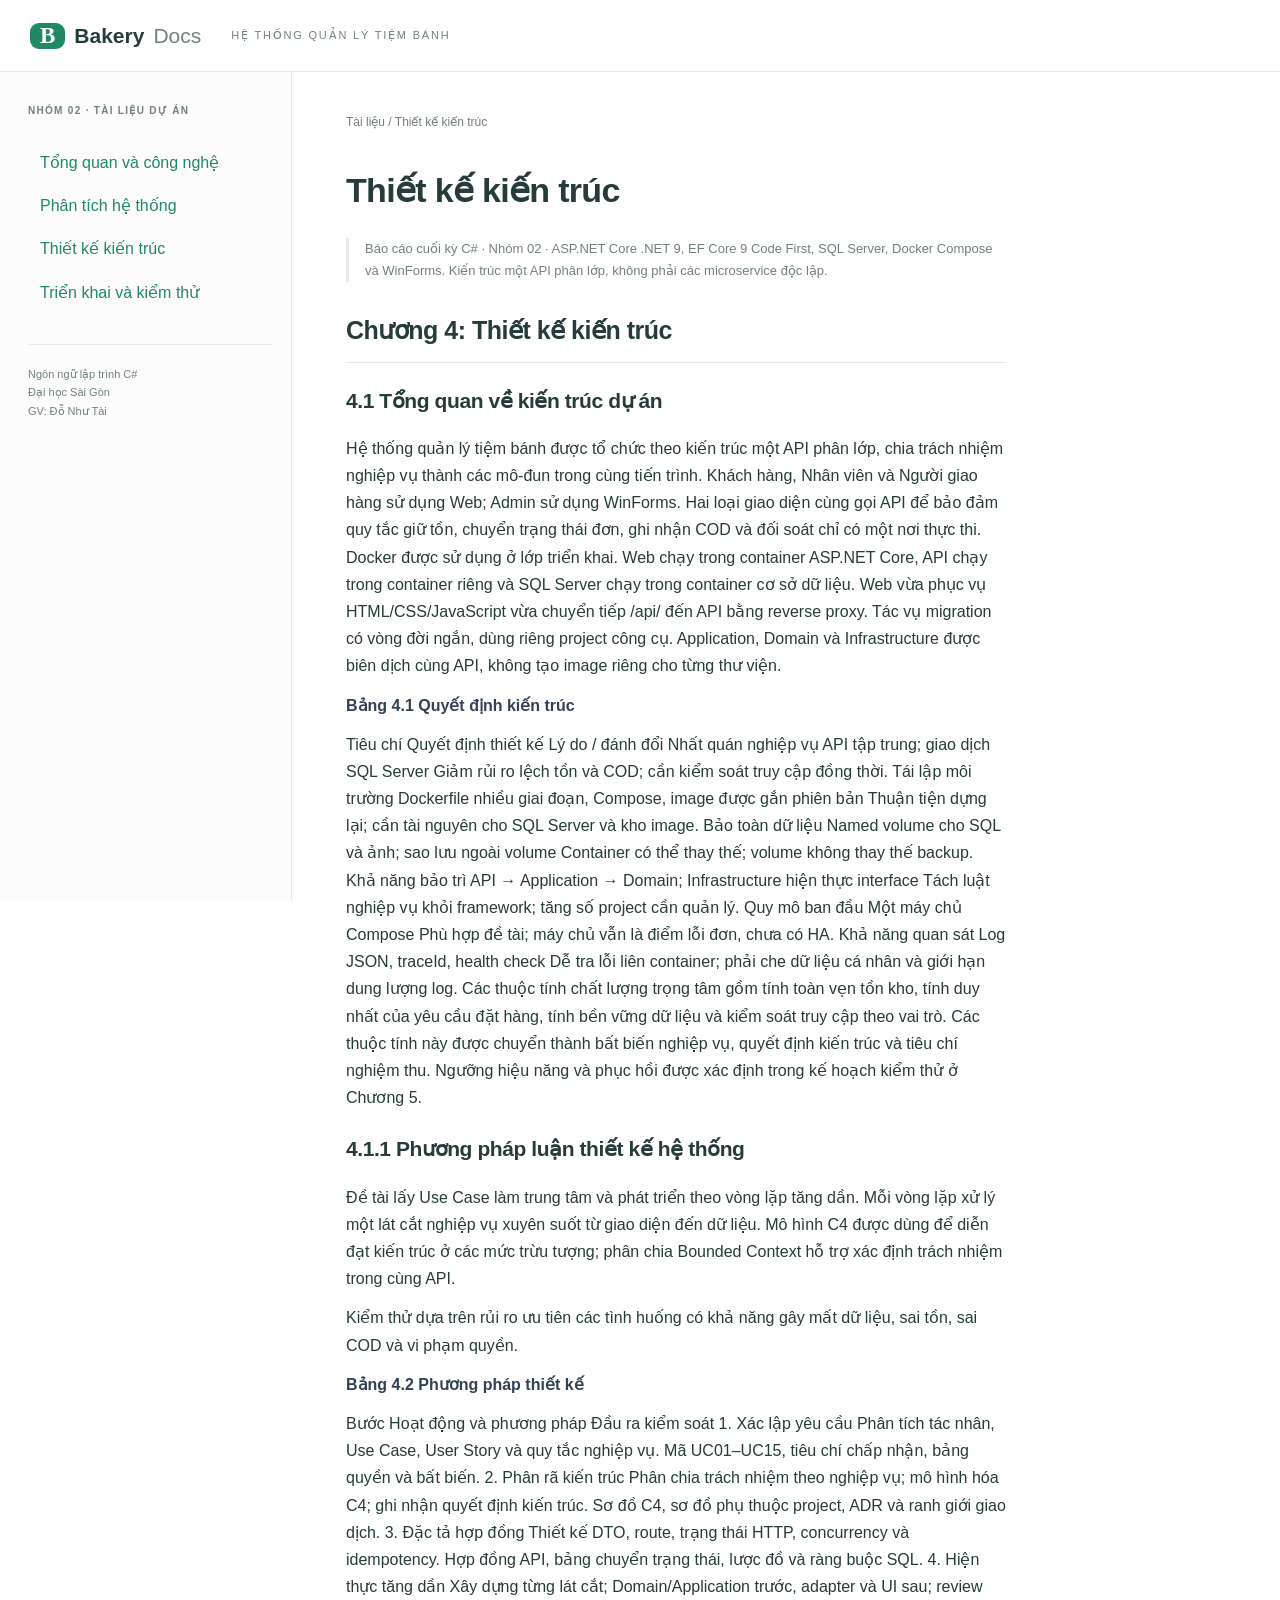
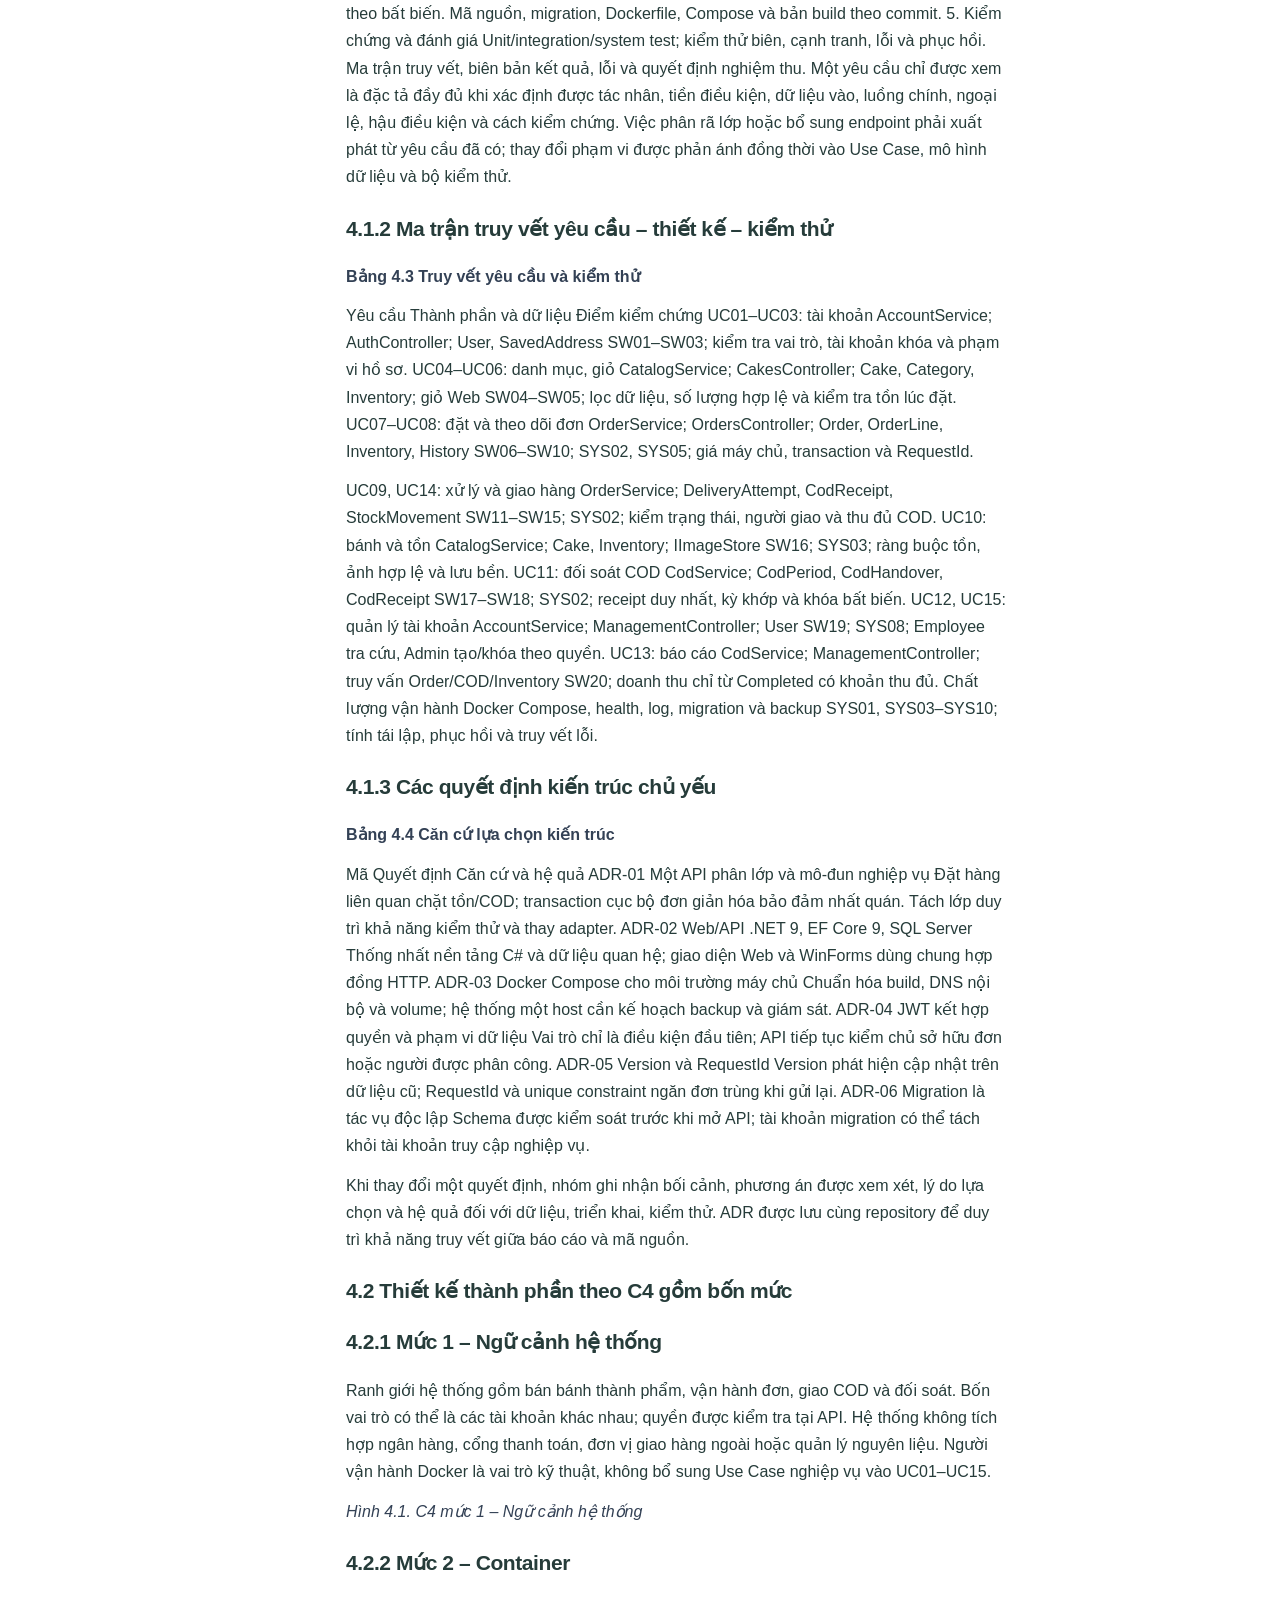
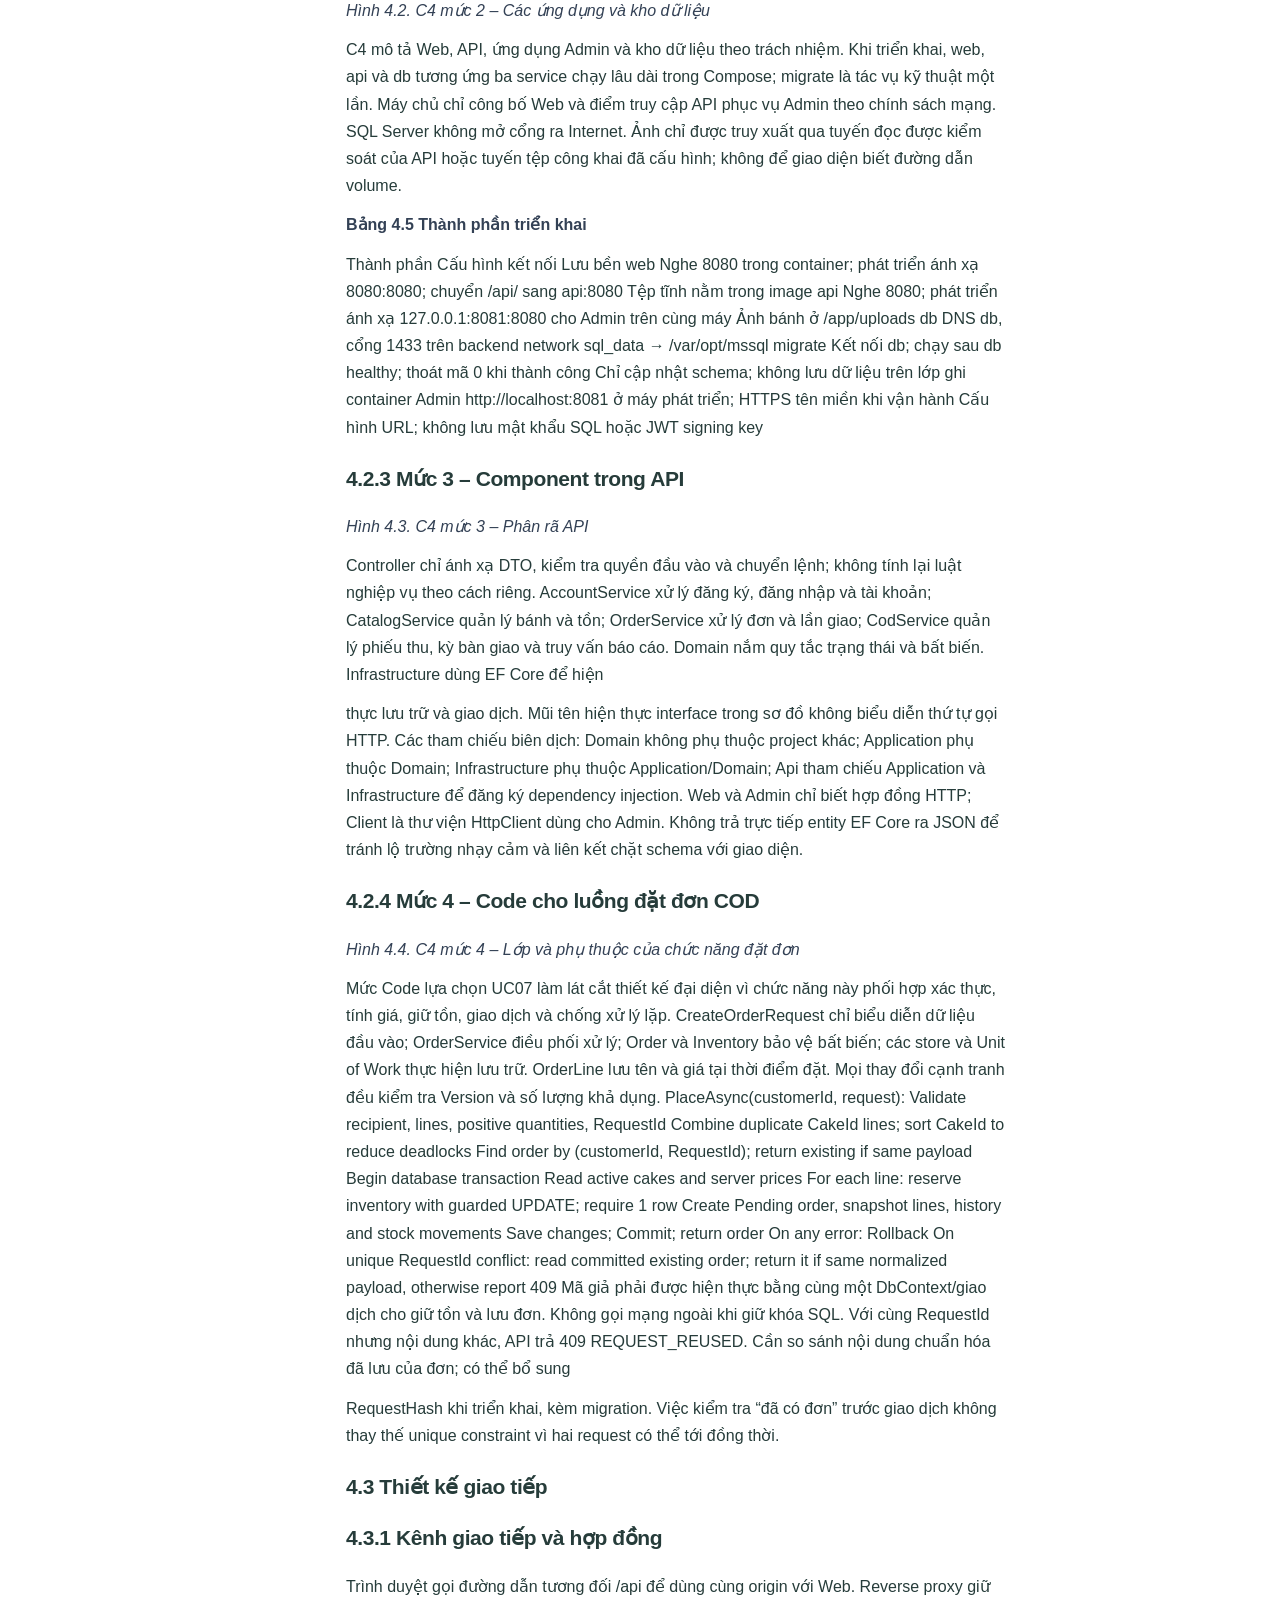
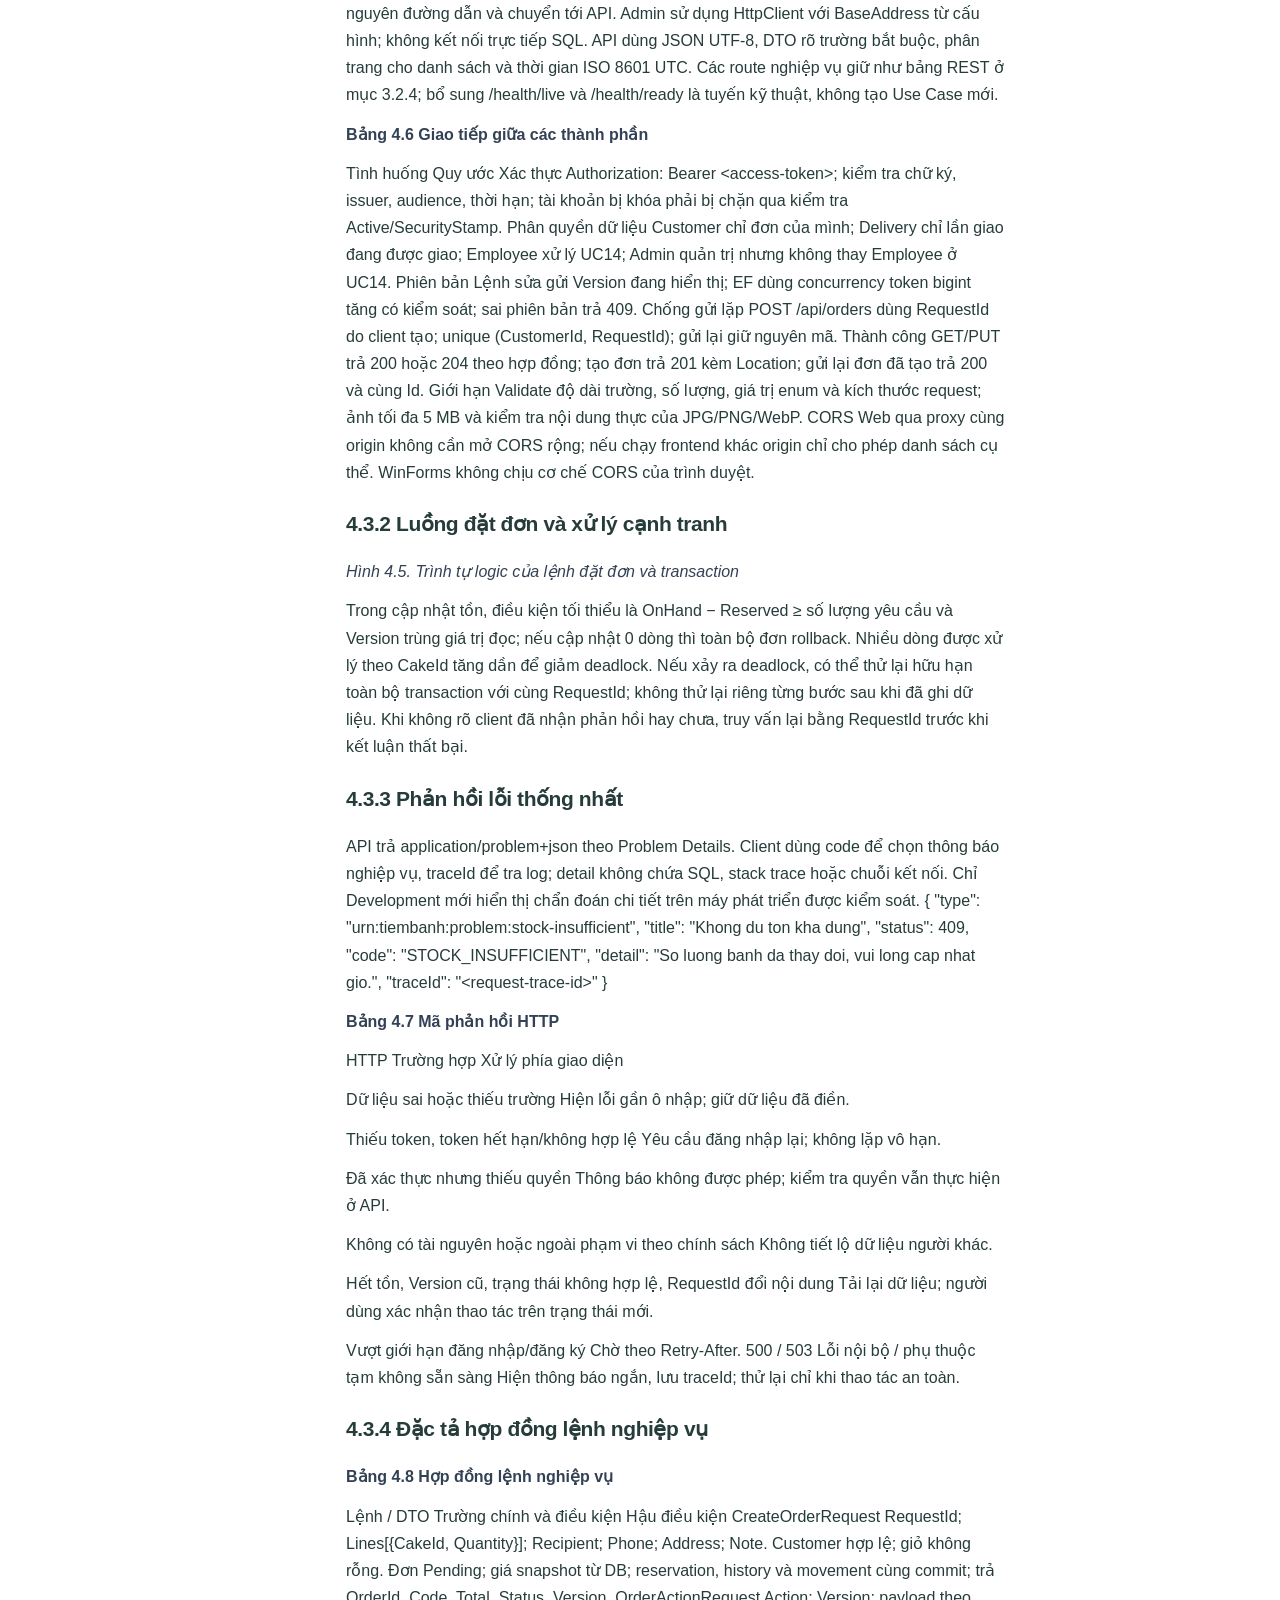
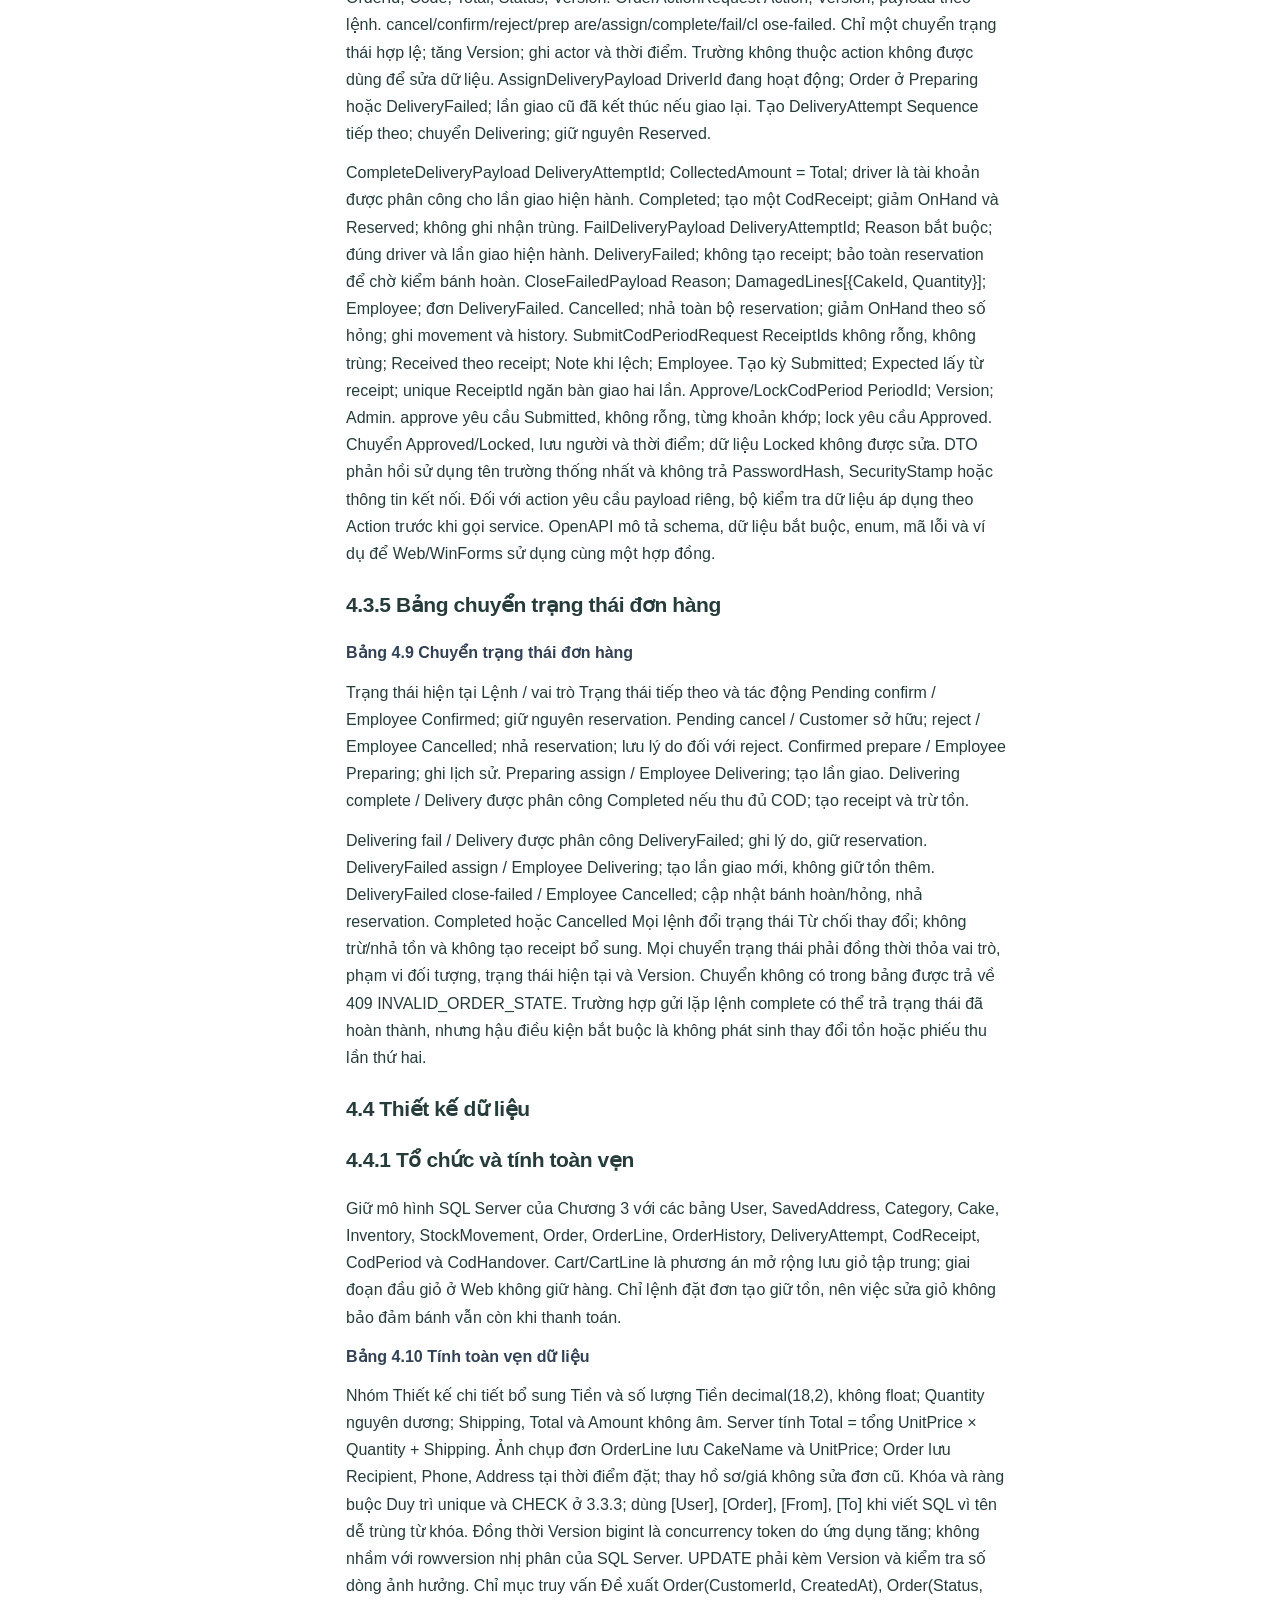
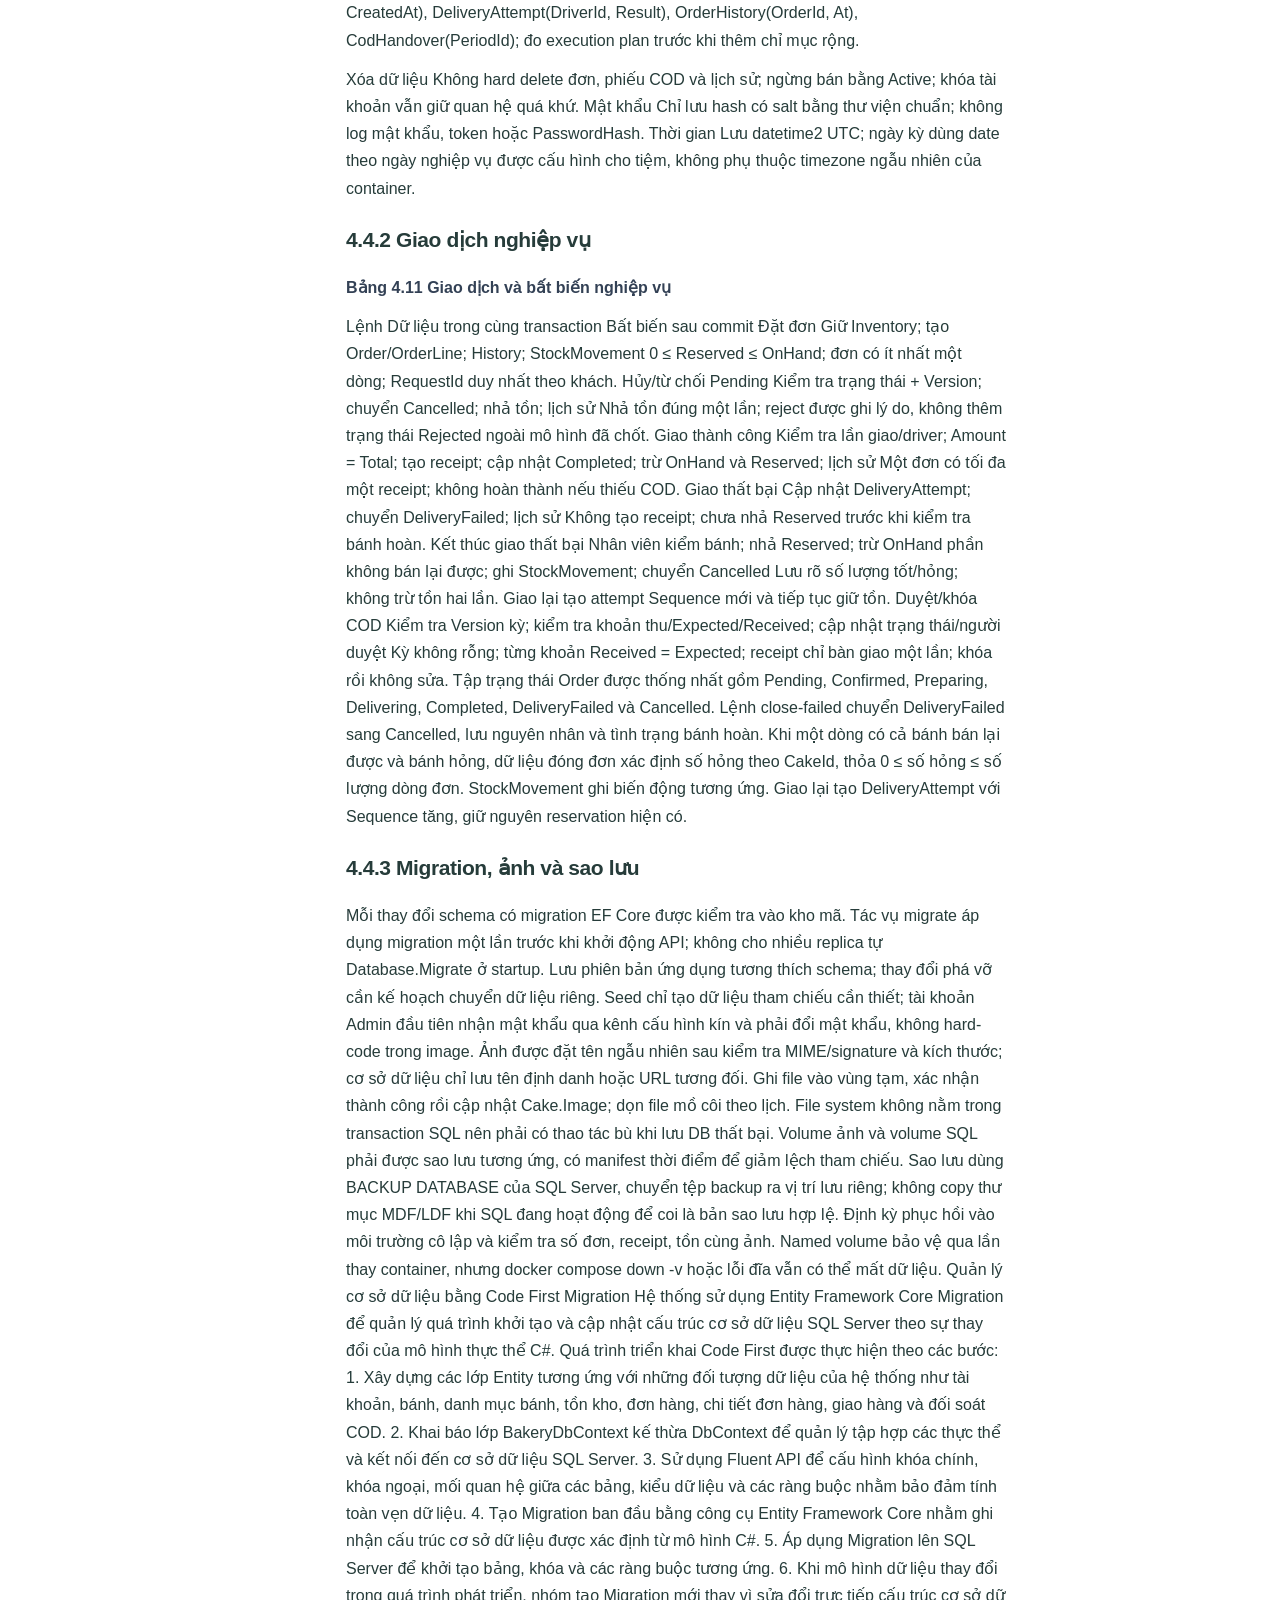
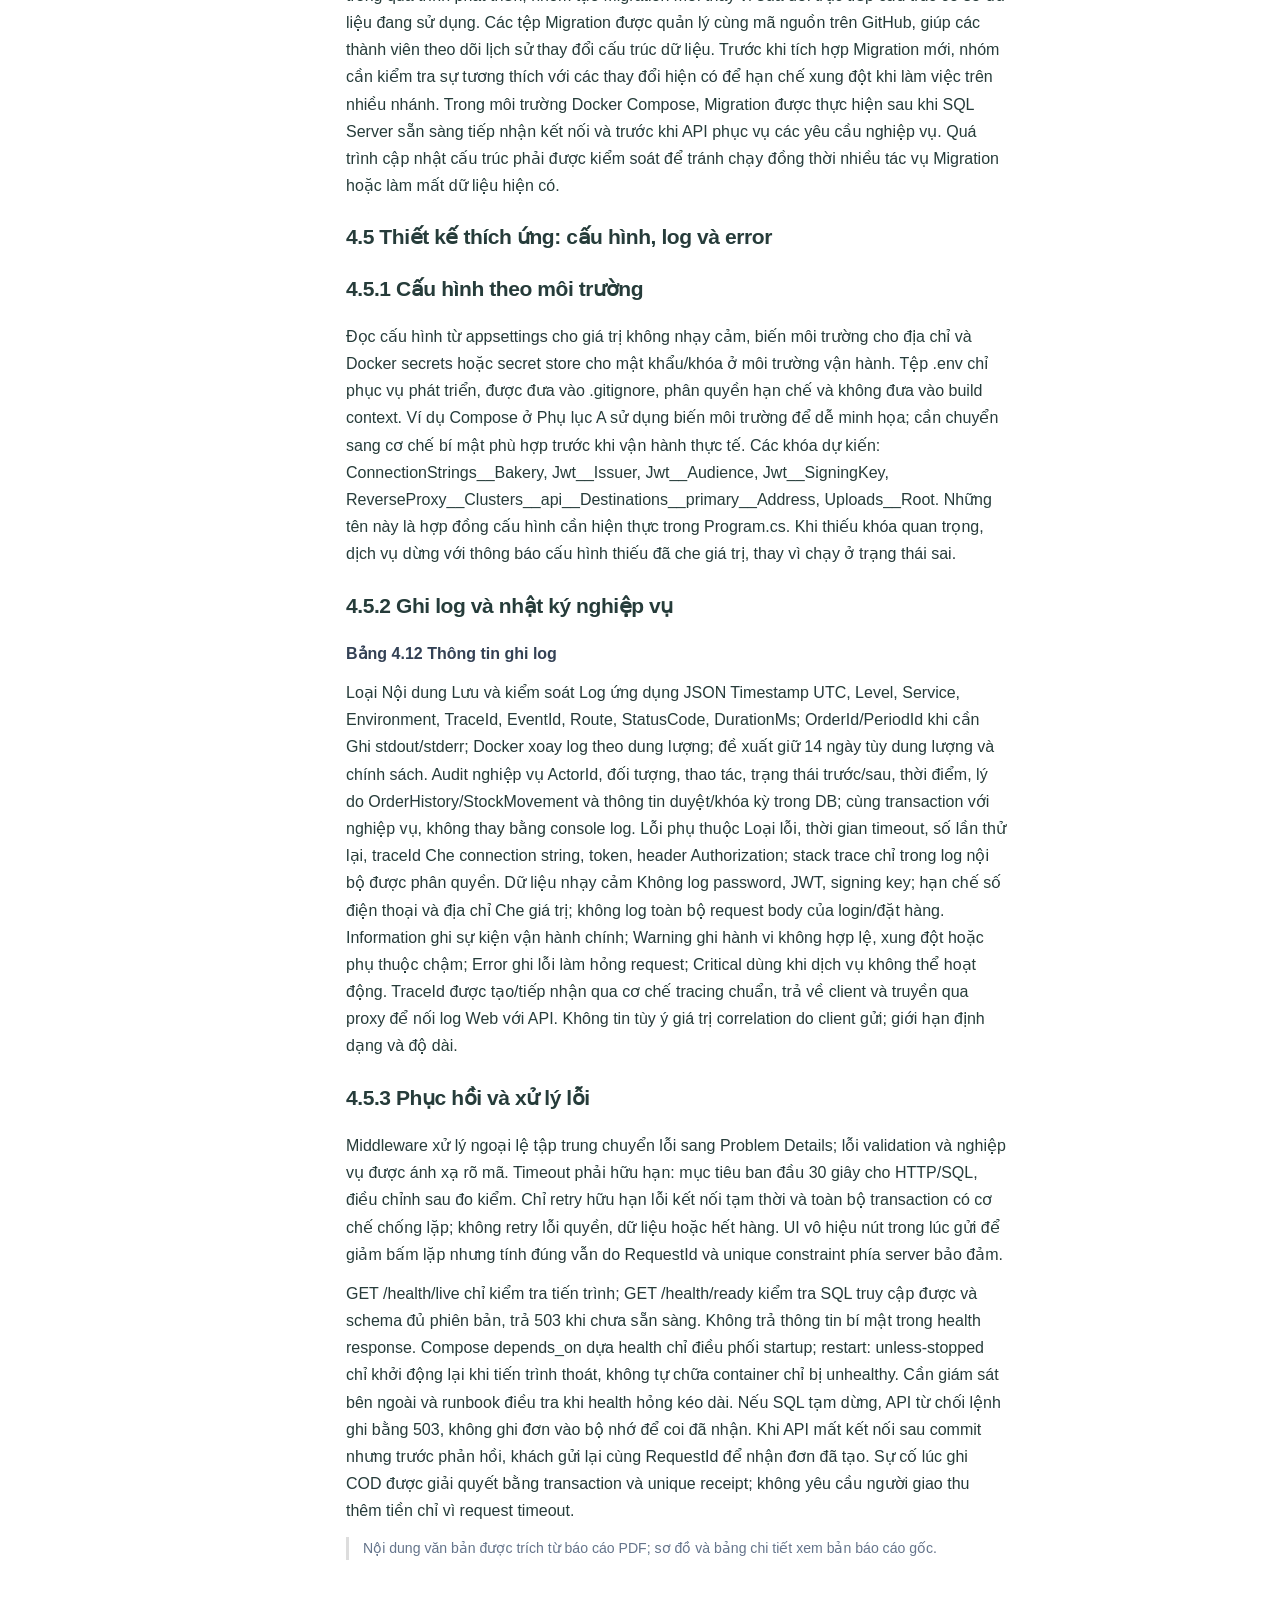
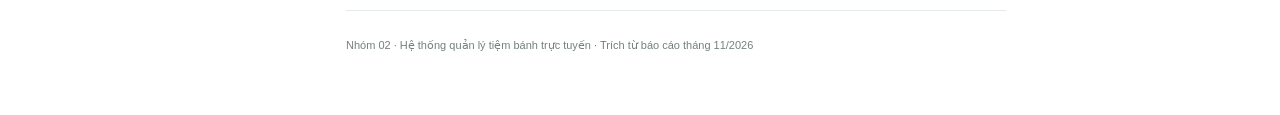
<file: github-web/design-microservices.html>
<!doctype html><html lang="vi"><head><meta charset="utf-8"><meta name="viewport" content="width=device-width, initial-scale=1"><meta name="description" content="Báo cáo hệ thống quản lý tiệm bánh trực tuyến - Nhóm 02 - Đại học Sài Gòn"><title>Thiết kế kiến trúc | Bakery Docs</title><link rel="stylesheet" href="assets/style.css"><style>body{line-height:1.7} main#content{max-width:900px} .navlink{display:block;padding:8px 12px;text-decoration:none}.source-note{color:#64748b;border-left:3px solid #ddd;padding-left:14px;font-size:.88rem}.figure{color:#334155}main p{margin:12px 0} h2{margin-top:32px}h3{margin-top:24px} .custom-nav{padding:14px} @media print{.custom-nav,header{display:none}}</style></head><body><header><a class="brand" href="index.html"><b>B</b> Bakery <span>Docs</span></a><span class="header-label">HỆ THỐNG QUẢN LÝ TIỆM BÁNH</span></header><aside id="sidebar" class="custom-nav"><div class="side-label">NHÓM 02 · TÀI LIỆU DỰ ÁN</div><a class="navlink" href="index.html">Tổng quan và công nghệ</a><a class="navlink" href="model-microservices.html">Phân tích hệ thống</a><a class="navlink" href="design-microservices.html">Thiết kế kiến trúc</a><a class="navlink" href="development.html">Triển khai và kiểm thử</a><div class="side-foot">Ngôn ngữ lập trình C#<br>Đại học Sài Gòn<br>GV: Đỗ Như Tài</div></aside><main id="content"><div class="breadcrumb">Tài liệu / Thiết kế kiến trúc</div><h1>Thiết kế kiến trúc</h1><p class="structure-note">Báo cáo cuối kỳ C# · Nhóm 02 · ASP.NET Core .NET 9, EF Core 9 Code First, SQL Server, Docker Compose và WinForms. Kiến trúc một API phân lớp, không phải các microservice độc lập.</p><h2>Chương 4: Thiết kế kiến trúc</h2><h3>4.1 Tổng quan về kiến trúc dự án</h3><p>Hệ thống quản lý tiệm bánh được tổ chức theo kiến trúc một API phân lớp, chia trách nhiệm nghiệp vụ thành các mô-đun trong cùng tiến trình. Khách hàng, Nhân viên và Người giao hàng sử dụng Web; Admin sử dụng WinForms. Hai loại giao diện cùng gọi API để bảo đảm quy tắc giữ tồn, chuyển trạng thái đơn, ghi nhận COD và đối soát chỉ có một nơi thực thi. Docker được sử dụng ở lớp triển khai. Web chạy trong container ASP.NET Core, API chạy trong container riêng và SQL Server chạy trong container cơ sở dữ liệu. Web vừa phục vụ HTML/CSS/JavaScript vừa chuyển tiếp /api/ đến API bằng reverse proxy. Tác vụ migration có vòng đời ngắn, dùng riêng project công cụ. Application, Domain và Infrastructure được biên dịch cùng API, không tạo image riêng cho từng thư viện.</p><p class="figure"><strong>Bảng 4.1 Quyết định kiến trúc</strong></p><p>Tiêu chí Quyết định thiết kế Lý do / đánh đổi Nhất quán nghiệp vụ API tập trung; giao dịch SQL Server Giảm rủi ro lệch tồn và COD; cần kiểm soát truy cập đồng thời. Tái lập môi trường Dockerfile nhiều giai đoạn, Compose, image được gắn phiên bản Thuận tiện dựng lại; cần tài nguyên cho SQL Server và kho image. Bảo toàn dữ liệu Named volume cho SQL và ảnh; sao lưu ngoài volume Container có thể thay thế; volume không thay thế backup. Khả năng bảo trì API → Application → Domain; Infrastructure hiện thực interface Tách luật nghiệp vụ khỏi framework; tăng số project cần quản lý. Quy mô ban đầu Một máy chủ Compose Phù hợp đề tài; máy chủ vẫn là điểm lỗi đơn, chưa có HA. Khả năng quan sát Log JSON, traceId, health check Dễ tra lỗi liên container; phải che dữ liệu cá nhân và giới hạn dung lượng log. Các thuộc tính chất lượng trọng tâm gồm tính toàn vẹn tồn kho, tính duy nhất của yêu cầu đặt hàng, tính bền vững dữ liệu và kiểm soát truy cập theo vai trò. Các thuộc tính này được chuyển thành bất biến nghiệp vụ, quyết định kiến trúc và tiêu chí nghiệm thu. Ngưỡng hiệu năng và phục hồi được xác định trong kế hoạch kiểm thử ở Chương 5.</p><h3>4.1.1 Phương pháp luận thiết kế hệ thống</h3><p>Đề tài lấy Use Case làm trung tâm và phát triển theo vòng lặp tăng dần. Mỗi vòng lặp xử lý một lát cắt nghiệp vụ xuyên suốt từ giao diện đến dữ liệu. Mô hình C4 được dùng để diễn đạt kiến trúc ở các mức trừu tượng; phân chia Bounded Context hỗ trợ xác định trách nhiệm trong cùng API.</p><p>Kiểm thử dựa trên rủi ro ưu tiên các tình huống có khả năng gây mất dữ liệu, sai tồn, sai COD và vi phạm quyền.</p><p class="figure"><strong>Bảng 4.2 Phương pháp thiết kế</strong></p><p>Bước Hoạt động và phương pháp Đầu ra kiểm soát 1. Xác lập yêu cầu Phân tích tác nhân, Use Case, User Story và quy tắc nghiệp vụ. Mã UC01–UC15, tiêu chí chấp nhận, bảng quyền và bất biến. 2. Phân rã kiến trúc Phân chia trách nhiệm theo nghiệp vụ; mô hình hóa C4; ghi nhận quyết định kiến trúc. Sơ đồ C4, sơ đồ phụ thuộc project, ADR và ranh giới giao dịch. 3. Đặc tả hợp đồng Thiết kế DTO, route, trạng thái HTTP, concurrency và idempotency. Hợp đồng API, bảng chuyển trạng thái, lược đồ và ràng buộc SQL. 4. Hiện thực tăng dần Xây dựng từng lát cắt; Domain/Application trước, adapter và UI sau; review theo bất biến. Mã nguồn, migration, Dockerfile, Compose và bản build theo commit. 5. Kiểm chứng và đánh giá Unit/integration/system test; kiểm thử biên, cạnh tranh, lỗi và phục hồi. Ma trận truy vết, biên bản kết quả, lỗi và quyết định nghiệm thu. Một yêu cầu chỉ được xem là đặc tả đầy đủ khi xác định được tác nhân, tiền điều kiện, dữ liệu vào, luồng chính, ngoại lệ, hậu điều kiện và cách kiểm chứng. Việc phân rã lớp hoặc bổ sung endpoint phải xuất phát từ yêu cầu đã có; thay đổi phạm vi được phản ánh đồng thời vào Use Case, mô hình dữ liệu và bộ kiểm thử.</p><h3>4.1.2 Ma trận truy vết yêu cầu – thiết kế – kiểm thử</h3><p class="figure"><strong>Bảng 4.3 Truy vết yêu cầu và kiểm thử</strong></p><p>Yêu cầu Thành phần và dữ liệu Điểm kiểm chứng UC01–UC03: tài khoản AccountService; AuthController; User, SavedAddress SW01–SW03; kiểm tra vai trò, tài khoản khóa và phạm vi hồ sơ. UC04–UC06: danh mục, giỏ CatalogService; CakesController; Cake, Category, Inventory; giỏ Web SW04–SW05; lọc dữ liệu, số lượng hợp lệ và kiểm tra tồn lúc đặt. UC07–UC08: đặt và theo dõi đơn OrderService; OrdersController; Order, OrderLine, Inventory, History SW06–SW10; SYS02, SYS05; giá máy chủ, transaction và RequestId.</p><p>UC09, UC14: xử lý và giao hàng OrderService; DeliveryAttempt, CodReceipt, StockMovement SW11–SW15; SYS02; kiểm trạng thái, người giao và thu đủ COD. UC10: bánh và tồn CatalogService; Cake, Inventory; IImageStore SW16; SYS03; ràng buộc tồn, ảnh hợp lệ và lưu bền. UC11: đối soát COD CodService; CodPeriod, CodHandover, CodReceipt SW17–SW18; SYS02; receipt duy nhất, kỳ khớp và khóa bất biến. UC12, UC15: quản lý tài khoản AccountService; ManagementController; User SW19; SYS08; Employee tra cứu, Admin tạo/khóa theo quyền. UC13: báo cáo CodService; ManagementController; truy vấn Order/COD/Inventory SW20; doanh thu chỉ từ Completed có khoản thu đủ. Chất lượng vận hành Docker Compose, health, log, migration và backup SYS01, SYS03–SYS10; tính tái lập, phục hồi và truy vết lỗi.</p><h3>4.1.3 Các quyết định kiến trúc chủ yếu</h3><p class="figure"><strong>Bảng 4.4 Căn cứ lựa chọn kiến trúc</strong></p><p>Mã Quyết định Căn cứ và hệ quả ADR-01 Một API phân lớp và mô-đun nghiệp vụ Đặt hàng liên quan chặt tồn/COD; transaction cục bộ đơn giản hóa bảo đảm nhất quán. Tách lớp duy trì khả năng kiểm thử và thay adapter. ADR-02 Web/API .NET 9, EF Core 9, SQL Server Thống nhất nền tảng C# và dữ liệu quan hệ; giao diện Web và WinForms dùng chung hợp đồng HTTP. ADR-03 Docker Compose cho môi trường máy chủ Chuẩn hóa build, DNS nội bộ và volume; hệ thống một host cần kế hoạch backup và giám sát. ADR-04 JWT kết hợp quyền và phạm vi dữ liệu Vai trò chỉ là điều kiện đầu tiên; API tiếp tục kiểm chủ sở hữu đơn hoặc người được phân công. ADR-05 Version và RequestId Version phát hiện cập nhật trên dữ liệu cũ; RequestId và unique constraint ngăn đơn trùng khi gửi lại. ADR-06 Migration là tác vụ độc lập Schema được kiểm soát trước khi mở API; tài khoản migration có thể tách khỏi tài khoản truy cập nghiệp vụ.</p><p>Khi thay đổi một quyết định, nhóm ghi nhận bối cảnh, phương án được xem xét, lý do lựa chọn và hệ quả đối với dữ liệu, triển khai, kiểm thử. ADR được lưu cùng repository để duy trì khả năng truy vết giữa báo cáo và mã nguồn.</p><h3>4.2 Thiết kế thành phần theo C4 gồm bốn mức</h3><h3>4.2.1 Mức 1 – Ngữ cảnh hệ thống</h3><p>Ranh giới hệ thống gồm bán bánh thành phẩm, vận hành đơn, giao COD và đối soát. Bốn vai trò có thể là các tài khoản khác nhau; quyền được kiểm tra tại API. Hệ thống không tích hợp ngân hàng, cổng thanh toán, đơn vị giao hàng ngoài hoặc quản lý nguyên liệu. Người vận hành Docker là vai trò kỹ thuật, không bổ sung Use Case nghiệp vụ vào UC01–UC15.</p><p class="figure"><em>Hình 4.1. C4 mức 1 – Ngữ cảnh hệ thống</em></p><h3>4.2.2 Mức 2 – Container</h3><p class="figure"><em>Hình 4.2. C4 mức 2 – Các ứng dụng và kho dữ liệu</em></p><p>C4 mô tả Web, API, ứng dụng Admin và kho dữ liệu theo trách nhiệm. Khi triển khai, web, api và db tương ứng ba service chạy lâu dài trong Compose; migrate là tác vụ kỹ thuật một lần. Máy chủ chỉ công bố Web và điểm truy cập API phục vụ Admin theo chính sách mạng. SQL Server không mở cổng ra Internet. Ảnh chỉ được truy xuất qua tuyến đọc được kiểm soát của API hoặc tuyến tệp công khai đã cấu hình; không để giao diện biết đường dẫn volume.</p><p class="figure"><strong>Bảng 4.5 Thành phần triển khai</strong></p><p>Thành phần Cấu hình kết nối Lưu bền web Nghe 8080 trong container; phát triển ánh xạ 8080:8080; chuyển /api/ sang api:8080 Tệp tĩnh nằm trong image api Nghe 8080; phát triển ánh xạ 127.0.0.1:8081:8080 cho Admin trên cùng máy Ảnh bánh ở /app/uploads db DNS db, cổng 1433 trên backend network sql_data → /var/opt/mssql migrate Kết nối db; chạy sau db healthy; thoát mã 0 khi thành công Chỉ cập nhật schema; không lưu dữ liệu trên lớp ghi container Admin http://localhost:8081 ở máy phát triển; HTTPS tên miền khi vận hành Cấu hình URL; không lưu mật khẩu SQL hoặc JWT signing key</p><h3>4.2.3 Mức 3 – Component trong API</h3><p class="figure"><em>Hình 4.3. C4 mức 3 – Phân rã API</em></p><p>Controller chỉ ánh xạ DTO, kiểm tra quyền đầu vào và chuyển lệnh; không tính lại luật nghiệp vụ theo cách riêng. AccountService xử lý đăng ký, đăng nhập và tài khoản; CatalogService quản lý bánh và tồn; OrderService xử lý đơn và lần giao; CodService quản lý phiếu thu, kỳ bàn giao và truy vấn báo cáo. Domain nắm quy tắc trạng thái và bất biến. Infrastructure dùng EF Core để hiện</p><p>thực lưu trữ và giao dịch. Mũi tên hiện thực interface trong sơ đồ không biểu diễn thứ tự gọi HTTP. Các tham chiếu biên dịch: Domain không phụ thuộc project khác; Application phụ thuộc Domain; Infrastructure phụ thuộc Application/Domain; Api tham chiếu Application và Infrastructure để đăng ký dependency injection. Web và Admin chỉ biết hợp đồng HTTP; Client là thư viện HttpClient dùng cho Admin. Không trả trực tiếp entity EF Core ra JSON để tránh lộ trường nhạy cảm và liên kết chặt schema với giao diện.</p><h3>4.2.4 Mức 4 – Code cho luồng đặt đơn COD</h3><p class="figure"><em>Hình 4.4. C4 mức 4 – Lớp và phụ thuộc của chức năng đặt đơn</em></p><p>Mức Code lựa chọn UC07 làm lát cắt thiết kế đại diện vì chức năng này phối hợp xác thực, tính giá, giữ tồn, giao dịch và chống xử lý lặp. CreateOrderRequest chỉ biểu diễn dữ liệu đầu vào; OrderService điều phối xử lý; Order và Inventory bảo vệ bất biến; các store và Unit of Work thực hiện lưu trữ. OrderLine lưu tên và giá tại thời điểm đặt. Mọi thay đổi cạnh tranh đều kiểm tra Version và số lượng khả dụng. PlaceAsync(customerId, request): Validate recipient, lines, positive quantities, RequestId Combine duplicate CakeId lines; sort CakeId to reduce deadlocks Find order by (customerId, RequestId); return existing if same payload Begin database transaction Read active cakes and server prices For each line: reserve inventory with guarded UPDATE; require 1 row Create Pending order, snapshot lines, history and stock movements Save changes; Commit; return order On any error: Rollback On unique RequestId conflict: read committed existing order; return it if same normalized payload, otherwise report 409 Mã giả phải được hiện thực bằng cùng một DbContext/giao dịch cho giữ tồn và lưu đơn. Không gọi mạng ngoài khi giữ khóa SQL. Với cùng RequestId nhưng nội dung khác, API trả 409 REQUEST_REUSED. Cần so sánh nội dung chuẩn hóa đã lưu của đơn; có thể bổ sung</p><p>RequestHash khi triển khai, kèm migration. Việc kiểm tra “đã có đơn” trước giao dịch không thay thế unique constraint vì hai request có thể tới đồng thời.</p><h3>4.3 Thiết kế giao tiếp</h3><h3>4.3.1 Kênh giao tiếp và hợp đồng</h3><p>Trình duyệt gọi đường dẫn tương đối /api để dùng cùng origin với Web. Reverse proxy giữ nguyên đường dẫn và chuyển tới API. Admin sử dụng HttpClient với BaseAddress từ cấu hình; không kết nối trực tiếp SQL. API dùng JSON UTF-8, DTO rõ trường bắt buộc, phân trang cho danh sách và thời gian ISO 8601 UTC. Các route nghiệp vụ giữ như bảng REST ở mục 3.2.4; bổ sung /health/live và /health/ready là tuyến kỹ thuật, không tạo Use Case mới.</p><p class="figure"><strong>Bảng 4.6 Giao tiếp giữa các thành phần</strong></p><p>Tình huống Quy ước Xác thực Authorization: Bearer &lt;access-token&gt;; kiểm tra chữ ký, issuer, audience, thời hạn; tài khoản bị khóa phải bị chặn qua kiểm tra Active/SecurityStamp. Phân quyền dữ liệu Customer chỉ đơn của mình; Delivery chỉ lần giao đang được giao; Employee xử lý UC14; Admin quản trị nhưng không thay Employee ở UC14. Phiên bản Lệnh sửa gửi Version đang hiển thị; EF dùng concurrency token bigint tăng có kiểm soát; sai phiên bản trả 409. Chống gửi lặp POST /api/orders dùng RequestId do client tạo; unique (CustomerId, RequestId); gửi lại giữ nguyên mã. Thành công GET/PUT trả 200 hoặc 204 theo hợp đồng; tạo đơn trả 201 kèm Location; gửi lại đơn đã tạo trả 200 và cùng Id. Giới hạn Validate độ dài trường, số lượng, giá trị enum và kích thước request; ảnh tối đa 5 MB và kiểm tra nội dung thực của JPG/PNG/WebP. CORS Web qua proxy cùng origin không cần mở CORS rộng; nếu chạy frontend khác origin chỉ cho phép danh sách cụ thể. WinForms không chịu cơ chế CORS của trình duyệt.</p><h3>4.3.2 Luồng đặt đơn và xử lý cạnh tranh</h3><p class="figure"><em>Hình 4.5. Trình tự logic của lệnh đặt đơn và transaction</em></p><p>Trong cập nhật tồn, điều kiện tối thiểu là OnHand − Reserved ≥ số lượng yêu cầu và Version trùng giá trị đọc; nếu cập nhật 0 dòng thì toàn bộ đơn rollback. Nhiều dòng được xử lý theo CakeId tăng dần để giảm deadlock. Nếu xảy ra deadlock, có thể thử lại hữu hạn toàn bộ transaction với cùng RequestId; không thử lại riêng từng bước sau khi đã ghi dữ liệu. Khi không rõ client đã nhận phản hồi hay chưa, truy vấn lại bằng RequestId trước khi kết luận thất bại.</p><h3>4.3.3 Phản hồi lỗi thống nhất</h3><p>API trả application/problem+json theo Problem Details. Client dùng code để chọn thông báo nghiệp vụ, traceId để tra log; detail không chứa SQL, stack trace hoặc chuỗi kết nối. Chỉ Development mới hiển thị chẩn đoán chi tiết trên máy phát triển được kiểm soát. { &quot;type&quot;: &quot;urn:tiembanh:problem:stock-insufficient&quot;, &quot;title&quot;: &quot;Khong du ton kha dung&quot;, &quot;status&quot;: 409, &quot;code&quot;: &quot;STOCK_INSUFFICIENT&quot;, &quot;detail&quot;: &quot;So luong banh da thay doi, vui long cap nhat gio.&quot;, &quot;traceId&quot;: &quot;&lt;request-trace-id&gt;&quot; }</p><p class="figure"><strong>Bảng 4.7 Mã phản hồi HTTP</strong></p><p>HTTP Trường hợp Xử lý phía giao diện</p><p>Dữ liệu sai hoặc thiếu trường Hiện lỗi gần ô nhập; giữ dữ liệu đã điền.</p><p>Thiếu token, token hết hạn/không hợp lệ Yêu cầu đăng nhập lại; không lặp vô hạn.</p><p>Đã xác thực nhưng thiếu quyền Thông báo không được phép; kiểm tra quyền vẫn thực hiện ở API.</p><p>Không có tài nguyên hoặc ngoài phạm vi theo chính sách Không tiết lộ dữ liệu người khác.</p><p>Hết tồn, Version cũ, trạng thái không hợp lệ, RequestId đổi nội dung Tải lại dữ liệu; người dùng xác nhận thao tác trên trạng thái mới.</p><p>Vượt giới hạn đăng nhập/đăng ký Chờ theo Retry-After. 500 / 503 Lỗi nội bộ / phụ thuộc tạm không sẵn sàng Hiện thông báo ngắn, lưu traceId; thử lại chỉ khi thao tác an toàn.</p><h3>4.3.4 Đặc tả hợp đồng lệnh nghiệp vụ</h3><p class="figure"><strong>Bảng 4.8 Hợp đồng lệnh nghiệp vụ</strong></p><p>Lệnh / DTO Trường chính và điều kiện Hậu điều kiện CreateOrderRequest RequestId; Lines[{CakeId, Quantity}]; Recipient; Phone; Address; Note. Customer hợp lệ; giỏ không rỗng. Đơn Pending; giá snapshot từ DB; reservation, history và movement cùng commit; trả OrderId, Code, Total, Status, Version. OrderActionRequest Action; Version; payload theo lệnh. cancel/confirm/reject/prep are/assign/complete/fail/cl ose-failed. Chỉ một chuyển trạng thái hợp lệ; tăng Version; ghi actor và thời điểm. Trường không thuộc action không được dùng để sửa dữ liệu. AssignDeliveryPayload DriverId đang hoạt động; Order ở Preparing hoặc DeliveryFailed; lần giao cũ đã kết thúc nếu giao lại. Tạo DeliveryAttempt Sequence tiếp theo; chuyển Delivering; giữ nguyên Reserved.</p><p>CompleteDeliveryPayload DeliveryAttemptId; CollectedAmount = Total; driver là tài khoản được phân công cho lần giao hiện hành. Completed; tạo một CodReceipt; giảm OnHand và Reserved; không ghi nhận trùng. FailDeliveryPayload DeliveryAttemptId; Reason bắt buộc; đúng driver và lần giao hiện hành. DeliveryFailed; không tạo receipt; bảo toàn reservation để chờ kiểm bánh hoàn. CloseFailedPayload Reason; DamagedLines[{CakeId, Quantity}]; Employee; đơn DeliveryFailed. Cancelled; nhả toàn bộ reservation; giảm OnHand theo số hỏng; ghi movement và history. SubmitCodPeriodRequest ReceiptIds không rỗng, không trùng; Received theo receipt; Note khi lệch; Employee. Tạo kỳ Submitted; Expected lấy từ receipt; unique ReceiptId ngăn bàn giao hai lần. Approve/LockCodPeriod PeriodId; Version; Admin. approve yêu cầu Submitted, không rỗng, từng khoản khớp; lock yêu cầu Approved. Chuyển Approved/Locked, lưu người và thời điểm; dữ liệu Locked không được sửa. DTO phản hồi sử dụng tên trường thống nhất và không trả PasswordHash, SecurityStamp hoặc thông tin kết nối. Đối với action yêu cầu payload riêng, bộ kiểm tra dữ liệu áp dụng theo Action trước khi gọi service. OpenAPI mô tả schema, dữ liệu bắt buộc, enum, mã lỗi và ví dụ để Web/WinForms sử dụng cùng một hợp đồng.</p><h3>4.3.5 Bảng chuyển trạng thái đơn hàng</h3><p class="figure"><strong>Bảng 4.9 Chuyển trạng thái đơn hàng</strong></p><p>Trạng thái hiện tại Lệnh / vai trò Trạng thái tiếp theo và tác động Pending confirm / Employee Confirmed; giữ nguyên reservation. Pending cancel / Customer sở hữu; reject / Employee Cancelled; nhả reservation; lưu lý do đối với reject. Confirmed prepare / Employee Preparing; ghi lịch sử. Preparing assign / Employee Delivering; tạo lần giao. Delivering complete / Delivery được phân công Completed nếu thu đủ COD; tạo receipt và trừ tồn.</p><p>Delivering fail / Delivery được phân công DeliveryFailed; ghi lý do, giữ reservation. DeliveryFailed assign / Employee Delivering; tạo lần giao mới, không giữ tồn thêm. DeliveryFailed close-failed / Employee Cancelled; cập nhật bánh hoàn/hỏng, nhả reservation. Completed hoặc Cancelled Mọi lệnh đổi trạng thái Từ chối thay đổi; không trừ/nhả tồn và không tạo receipt bổ sung. Mọi chuyển trạng thái phải đồng thời thỏa vai trò, phạm vi đối tượng, trạng thái hiện tại và Version. Chuyển không có trong bảng được trả về 409 INVALID_ORDER_STATE. Trường hợp gửi lặp lệnh complete có thể trả trạng thái đã hoàn thành, nhưng hậu điều kiện bắt buộc là không phát sinh thay đổi tồn hoặc phiếu thu lần thứ hai.</p><h3>4.4 Thiết kế dữ liệu</h3><h3>4.4.1 Tổ chức và tính toàn vẹn</h3><p>Giữ mô hình SQL Server của Chương 3 với các bảng User, SavedAddress, Category, Cake, Inventory, StockMovement, Order, OrderLine, OrderHistory, DeliveryAttempt, CodReceipt, CodPeriod và CodHandover. Cart/CartLine là phương án mở rộng lưu giỏ tập trung; giai đoạn đầu giỏ ở Web không giữ hàng. Chỉ lệnh đặt đơn tạo giữ tồn, nên việc sửa giỏ không bảo đảm bánh vẫn còn khi thanh toán.</p><p class="figure"><strong>Bảng 4.10 Tính toàn vẹn dữ liệu</strong></p><p>Nhóm Thiết kế chi tiết bổ sung Tiền và số lượng Tiền decimal(18,2), không float; Quantity nguyên dương; Shipping, Total và Amount không âm. Server tính Total = tổng UnitPrice × Quantity + Shipping. Ảnh chụp đơn OrderLine lưu CakeName và UnitPrice; Order lưu Recipient, Phone, Address tại thời điểm đặt; thay hồ sơ/giá không sửa đơn cũ. Khóa và ràng buộc Duy trì unique và CHECK ở 3.3.3; dùng [User], [Order], [From], [To] khi viết SQL vì tên dễ trùng từ khóa. Đồng thời Version bigint là concurrency token do ứng dụng tăng; không nhầm với rowversion nhị phân của SQL Server. UPDATE phải kèm Version và kiểm tra số dòng ảnh hưởng. Chỉ mục truy vấn Đề xuất Order(CustomerId, CreatedAt), Order(Status, CreatedAt), DeliveryAttempt(DriverId, Result), OrderHistory(OrderId, At), CodHandover(PeriodId); đo execution plan trước khi thêm chỉ mục rộng.</p><p>Xóa dữ liệu Không hard delete đơn, phiếu COD và lịch sử; ngừng bán bằng Active; khóa tài khoản vẫn giữ quan hệ quá khứ. Mật khẩu Chỉ lưu hash có salt bằng thư viện chuẩn; không log mật khẩu, token hoặc PasswordHash. Thời gian Lưu datetime2 UTC; ngày kỳ dùng date theo ngày nghiệp vụ được cấu hình cho tiệm, không phụ thuộc timezone ngẫu nhiên của container.</p><h3>4.4.2 Giao dịch nghiệp vụ</h3><p class="figure"><strong>Bảng 4.11 Giao dịch và bất biến nghiệp vụ</strong></p><p>Lệnh Dữ liệu trong cùng transaction Bất biến sau commit Đặt đơn Giữ Inventory; tạo Order/OrderLine; History; StockMovement 0 ≤ Reserved ≤ OnHand; đơn có ít nhất một dòng; RequestId duy nhất theo khách. Hủy/từ chối Pending Kiểm tra trạng thái + Version; chuyển Cancelled; nhả tồn; lịch sử Nhả tồn đúng một lần; reject được ghi lý do, không thêm trạng thái Rejected ngoài mô hình đã chốt. Giao thành công Kiểm tra lần giao/driver; Amount = Total; tạo receipt; cập nhật Completed; trừ OnHand và Reserved; lịch sử Một đơn có tối đa một receipt; không hoàn thành nếu thiếu COD. Giao thất bại Cập nhật DeliveryAttempt; chuyển DeliveryFailed; lịch sử Không tạo receipt; chưa nhả Reserved trước khi kiểm tra bánh hoàn. Kết thúc giao thất bại Nhân viên kiểm bánh; nhả Reserved; trừ OnHand phần không bán lại được; ghi StockMovement; chuyển Cancelled Lưu rõ số lượng tốt/hỏng; không trừ tồn hai lần. Giao lại tạo attempt Sequence mới và tiếp tục giữ tồn. Duyệt/khóa COD Kiểm tra Version kỳ; kiểm tra khoản thu/Expected/Received; cập nhật trạng thái/người duyệt Kỳ không rỗng; từng khoản Received = Expected; receipt chỉ bàn giao một lần; khóa rồi không sửa. Tập trạng thái Order được thống nhất gồm Pending, Confirmed, Preparing, Delivering, Completed, DeliveryFailed và Cancelled. Lệnh close-failed chuyển DeliveryFailed sang Cancelled, lưu nguyên nhân và tình trạng bánh hoàn. Khi một dòng có cả bánh bán lại được và bánh hỏng, dữ liệu đóng đơn xác định số hỏng theo CakeId, thỏa 0 ≤ số hỏng ≤ số lượng dòng đơn. StockMovement ghi biến động tương ứng. Giao lại tạo DeliveryAttempt với Sequence tăng, giữ nguyên reservation hiện có.</p><h3>4.4.3 Migration, ảnh và sao lưu</h3><p>Mỗi thay đổi schema có migration EF Core được kiểm tra vào kho mã. Tác vụ migrate áp dụng migration một lần trước khi khởi động API; không cho nhiều replica tự Database.Migrate ở startup. Lưu phiên bản ứng dụng tương thích schema; thay đổi phá vỡ cần kế hoạch chuyển dữ liệu riêng. Seed chỉ tạo dữ liệu tham chiếu cần thiết; tài khoản Admin đầu tiên nhận mật khẩu qua kênh cấu hình kín và phải đổi mật khẩu, không hard-code trong image. Ảnh được đặt tên ngẫu nhiên sau kiểm tra MIME/signature và kích thước; cơ sở dữ liệu chỉ lưu tên định danh hoặc URL tương đối. Ghi file vào vùng tạm, xác nhận thành công rồi cập nhật Cake.Image; dọn file mồ côi theo lịch. File system không nằm trong transaction SQL nên phải có thao tác bù khi lưu DB thất bại. Volume ảnh và volume SQL phải được sao lưu tương ứng, có manifest thời điểm để giảm lệch tham chiếu. Sao lưu dùng BACKUP DATABASE của SQL Server, chuyển tệp backup ra vị trí lưu riêng; không copy thư mục MDF/LDF khi SQL đang hoạt động để coi là bản sao lưu hợp lệ. Định kỳ phục hồi vào môi trường cô lập và kiểm tra số đơn, receipt, tồn cùng ảnh. Named volume bảo vệ qua lần thay container, nhưng docker compose down -v hoặc lỗi đĩa vẫn có thể mất dữ liệu. Quản lý cơ sở dữ liệu bằng Code First Migration Hệ thống sử dụng Entity Framework Core Migration để quản lý quá trình khởi tạo và cập nhật cấu trúc cơ sở dữ liệu SQL Server theo sự thay đổi của mô hình thực thể C#. Quá trình triển khai Code First được thực hiện theo các bước: 1. Xây dựng các lớp Entity tương ứng với những đối tượng dữ liệu của hệ thống như tài khoản, bánh, danh mục bánh, tồn kho, đơn hàng, chi tiết đơn hàng, giao hàng và đối soát COD. 2. Khai báo lớp BakeryDbContext kế thừa DbContext để quản lý tập hợp các thực thể và kết nối đến cơ sở dữ liệu SQL Server. 3. Sử dụng Fluent API để cấu hình khóa chính, khóa ngoại, mối quan hệ giữa các bảng, kiểu dữ liệu và các ràng buộc nhằm bảo đảm tính toàn vẹn dữ liệu. 4. Tạo Migration ban đầu bằng công cụ Entity Framework Core nhằm ghi nhận cấu trúc cơ sở dữ liệu được xác định từ mô hình C#. 5. Áp dụng Migration lên SQL Server để khởi tạo bảng, khóa và các ràng buộc tương ứng. 6. Khi mô hình dữ liệu thay đổi trong quá trình phát triển, nhóm tạo Migration mới thay vì sửa đổi trực tiếp cấu trúc cơ sở dữ liệu đang sử dụng. Các tệp Migration được quản lý cùng mã nguồn trên GitHub, giúp các thành viên theo dõi lịch sử thay đổi cấu trúc dữ liệu. Trước khi tích hợp Migration mới, nhóm cần kiểm tra sự tương thích với các thay đổi hiện có để hạn chế xung đột khi làm việc trên nhiều nhánh. Trong môi trường Docker Compose, Migration được thực hiện sau khi SQL Server sẵn sàng tiếp nhận kết nối và trước khi API phục vụ các yêu cầu nghiệp vụ. Quá trình cập nhật cấu trúc phải được kiểm soát để tránh chạy đồng thời nhiều tác vụ Migration hoặc làm mất dữ liệu hiện có.</p><h3>4.5 Thiết kế thích ứng: cấu hình, log và error</h3><h3>4.5.1 Cấu hình theo môi trường</h3><p>Đọc cấu hình từ appsettings cho giá trị không nhạy cảm, biến môi trường cho địa chỉ và Docker secrets hoặc secret store cho mật khẩu/khóa ở môi trường vận hành. Tệp .env chỉ phục vụ phát triển, được đưa vào .gitignore, phân quyền hạn chế và không đưa vào build context. Ví dụ Compose ở Phụ lục A sử dụng biến môi trường để dễ minh họa; cần chuyển sang cơ chế bí mật phù hợp trước khi vận hành thực tế. Các khóa dự kiến: ConnectionStrings__Bakery, Jwt__Issuer, Jwt__Audience, Jwt__SigningKey, ReverseProxy__Clusters__api__Destinations__primary__Address, Uploads__Root. Những tên này là hợp đồng cấu hình cần hiện thực trong Program.cs. Khi thiếu khóa quan trọng, dịch vụ dừng với thông báo cấu hình thiếu đã che giá trị, thay vì chạy ở trạng thái sai.</p><h3>4.5.2 Ghi log và nhật ký nghiệp vụ</h3><p class="figure"><strong>Bảng 4.12 Thông tin ghi log</strong></p><p>Loại Nội dung Lưu và kiểm soát Log ứng dụng JSON Timestamp UTC, Level, Service, Environment, TraceId, EventId, Route, StatusCode, DurationMs; OrderId/PeriodId khi cần Ghi stdout/stderr; Docker xoay log theo dung lượng; đề xuất giữ 14 ngày tùy dung lượng và chính sách. Audit nghiệp vụ ActorId, đối tượng, thao tác, trạng thái trước/sau, thời điểm, lý do OrderHistory/StockMovement và thông tin duyệt/khóa kỳ trong DB; cùng transaction với nghiệp vụ, không thay bằng console log. Lỗi phụ thuộc Loại lỗi, thời gian timeout, số lần thử lại, traceId Che connection string, token, header Authorization; stack trace chỉ trong log nội bộ được phân quyền. Dữ liệu nhạy cảm Không log password, JWT, signing key; hạn chế số điện thoại và địa chỉ Che giá trị; không log toàn bộ request body của login/đặt hàng. Information ghi sự kiện vận hành chính; Warning ghi hành vi không hợp lệ, xung đột hoặc phụ thuộc chậm; Error ghi lỗi làm hỏng request; Critical dùng khi dịch vụ không thể hoạt động. TraceId được tạo/tiếp nhận qua cơ chế tracing chuẩn, trả về client và truyền qua proxy để nối log Web với API. Không tin tùy ý giá trị correlation do client gửi; giới hạn định dạng và độ dài.</p><h3>4.5.3 Phục hồi và xử lý lỗi</h3><p>Middleware xử lý ngoại lệ tập trung chuyển lỗi sang Problem Details; lỗi validation và nghiệp vụ được ánh xạ rõ mã. Timeout phải hữu hạn: mục tiêu ban đầu 30 giây cho HTTP/SQL, điều chỉnh sau đo kiểm. Chỉ retry hữu hạn lỗi kết nối tạm thời và toàn bộ transaction có cơ chế chống lặp; không retry lỗi quyền, dữ liệu hoặc hết hàng. UI vô hiệu nút trong lúc gửi để giảm bấm lặp nhưng tính đúng vẫn do RequestId và unique constraint phía server bảo đảm.</p><p>GET /health/live chỉ kiểm tra tiến trình; GET /health/ready kiểm tra SQL truy cập được và schema đủ phiên bản, trả 503 khi chưa sẵn sàng. Không trả thông tin bí mật trong health response. Compose depends_on dựa health chỉ điều phối startup; restart: unless-stopped chỉ khởi động lại khi tiến trình thoát, không tự chữa container chỉ bị unhealthy. Cần giám sát bên ngoài và runbook điều tra khi health hỏng kéo dài. Nếu SQL tạm dừng, API từ chối lệnh ghi bằng 503, không ghi đơn vào bộ nhớ để coi đã nhận. Khi API mất kết nối sau commit nhưng trước phản hồi, khách gửi lại cùng RequestId để nhận đơn đã tạo. Sự cố lúc ghi COD được giải quyết bằng transaction và unique receipt; không yêu cầu người giao thu thêm tiền chỉ vì request timeout.</p><p class="source-note">Nội dung văn bản được trích từ báo cáo PDF; sơ đồ và bảng chi tiết xem bản báo cáo gốc.</p><footer>Nhóm 02 · Hệ thống quản lý tiệm bánh trực tuyến · Trích từ báo cáo tháng 11/2026</footer></main></body></html>
</file>
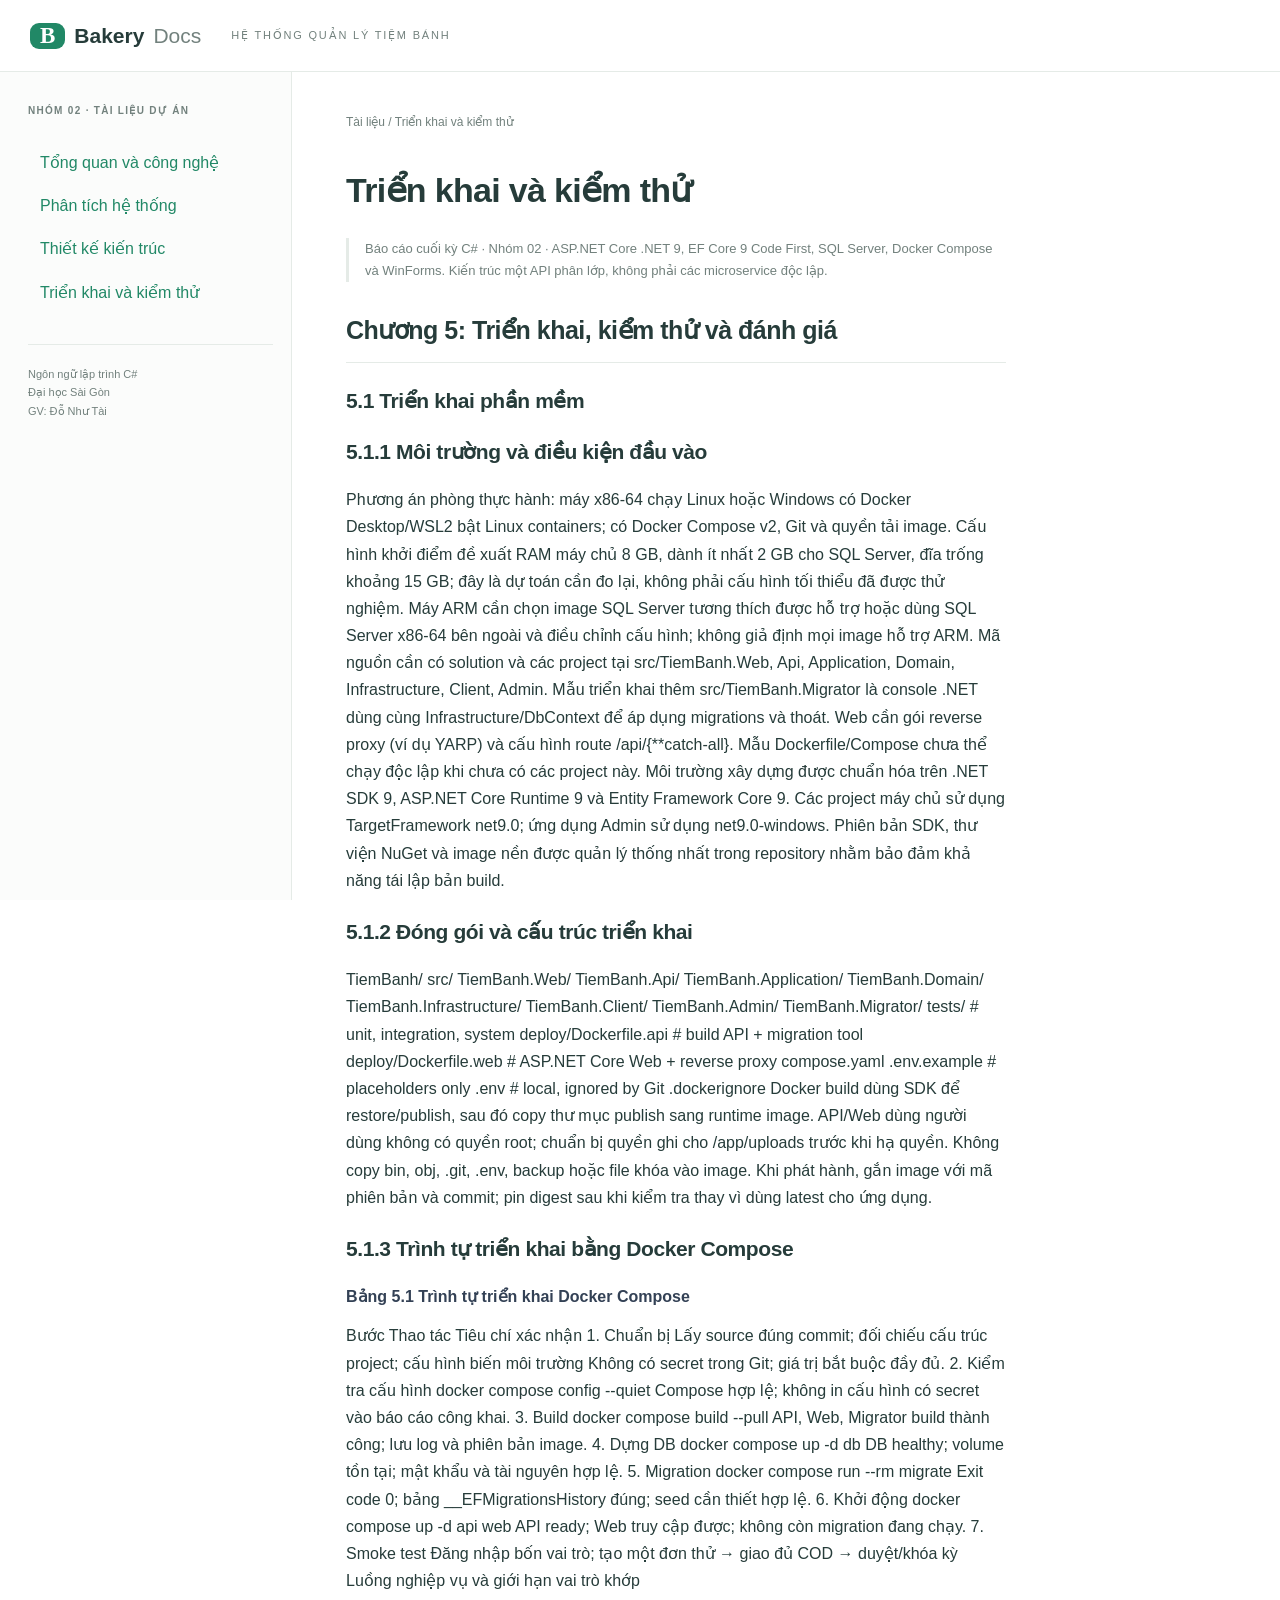
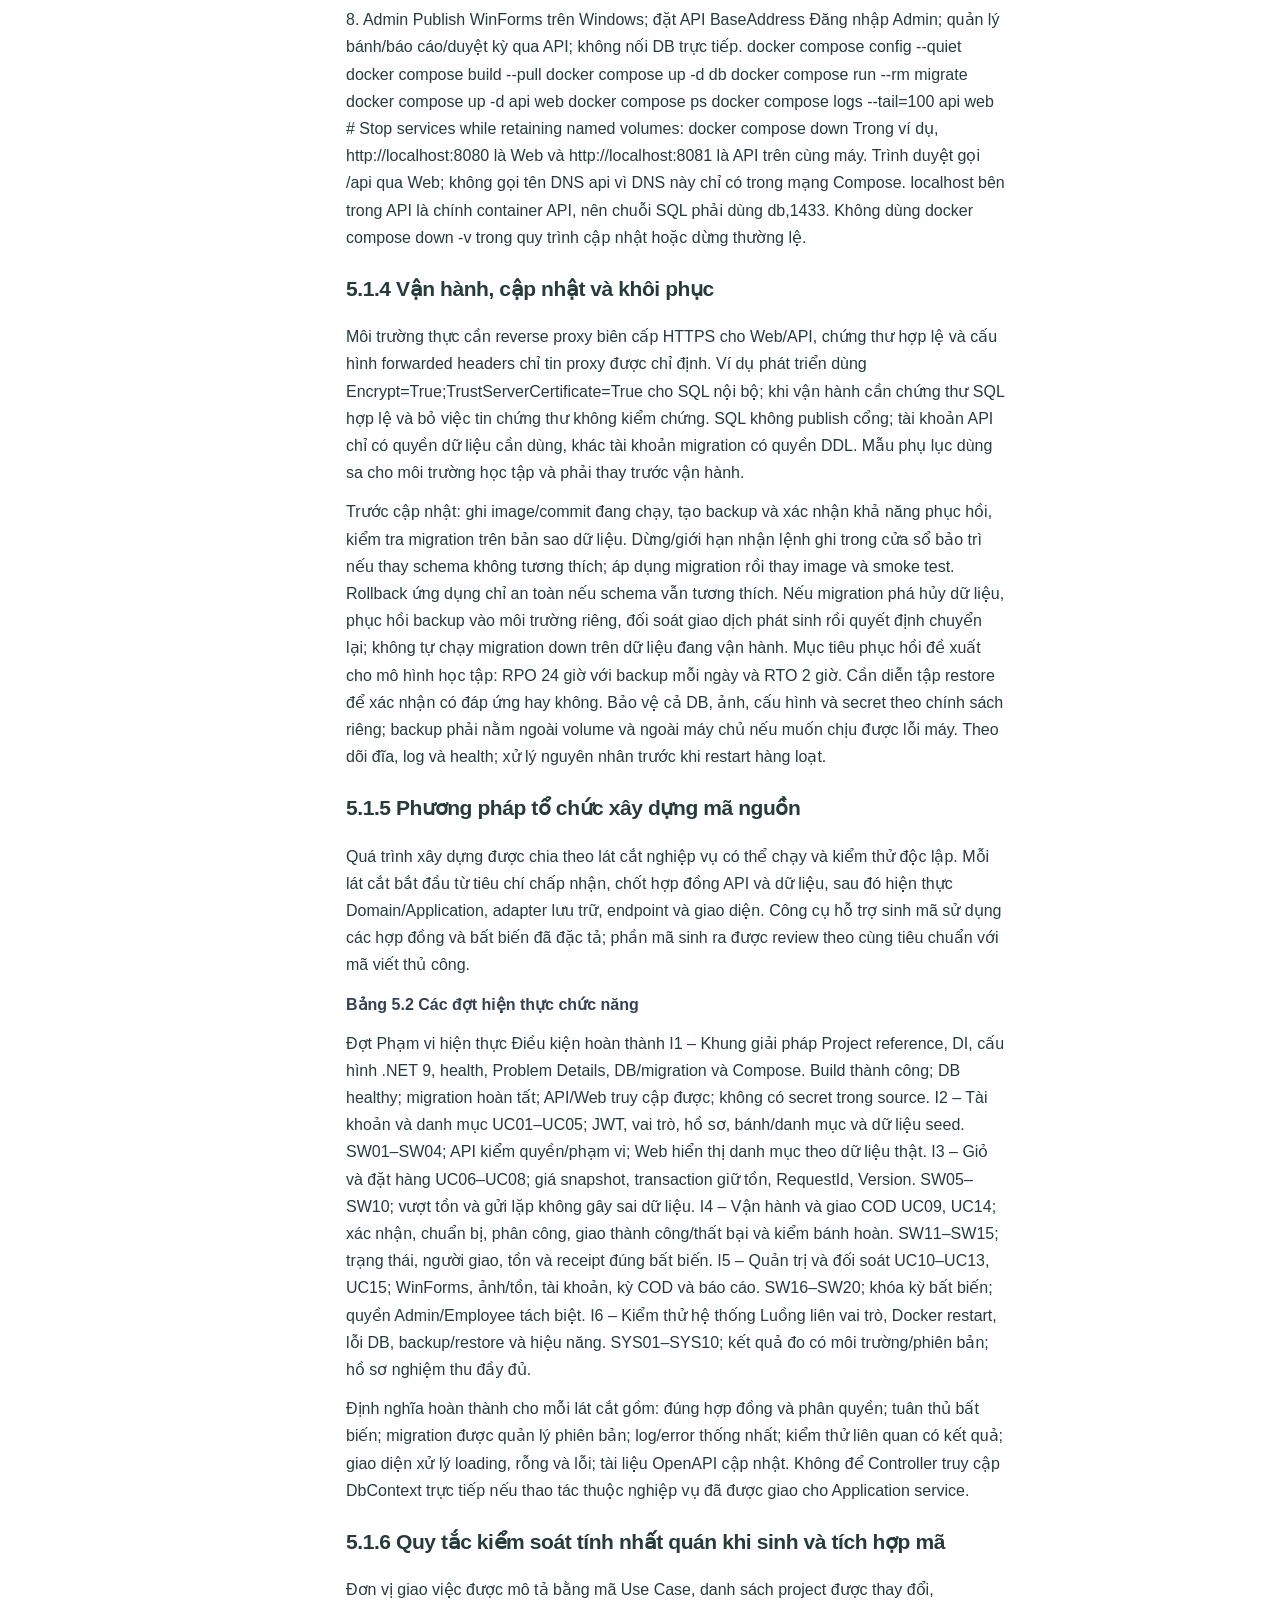
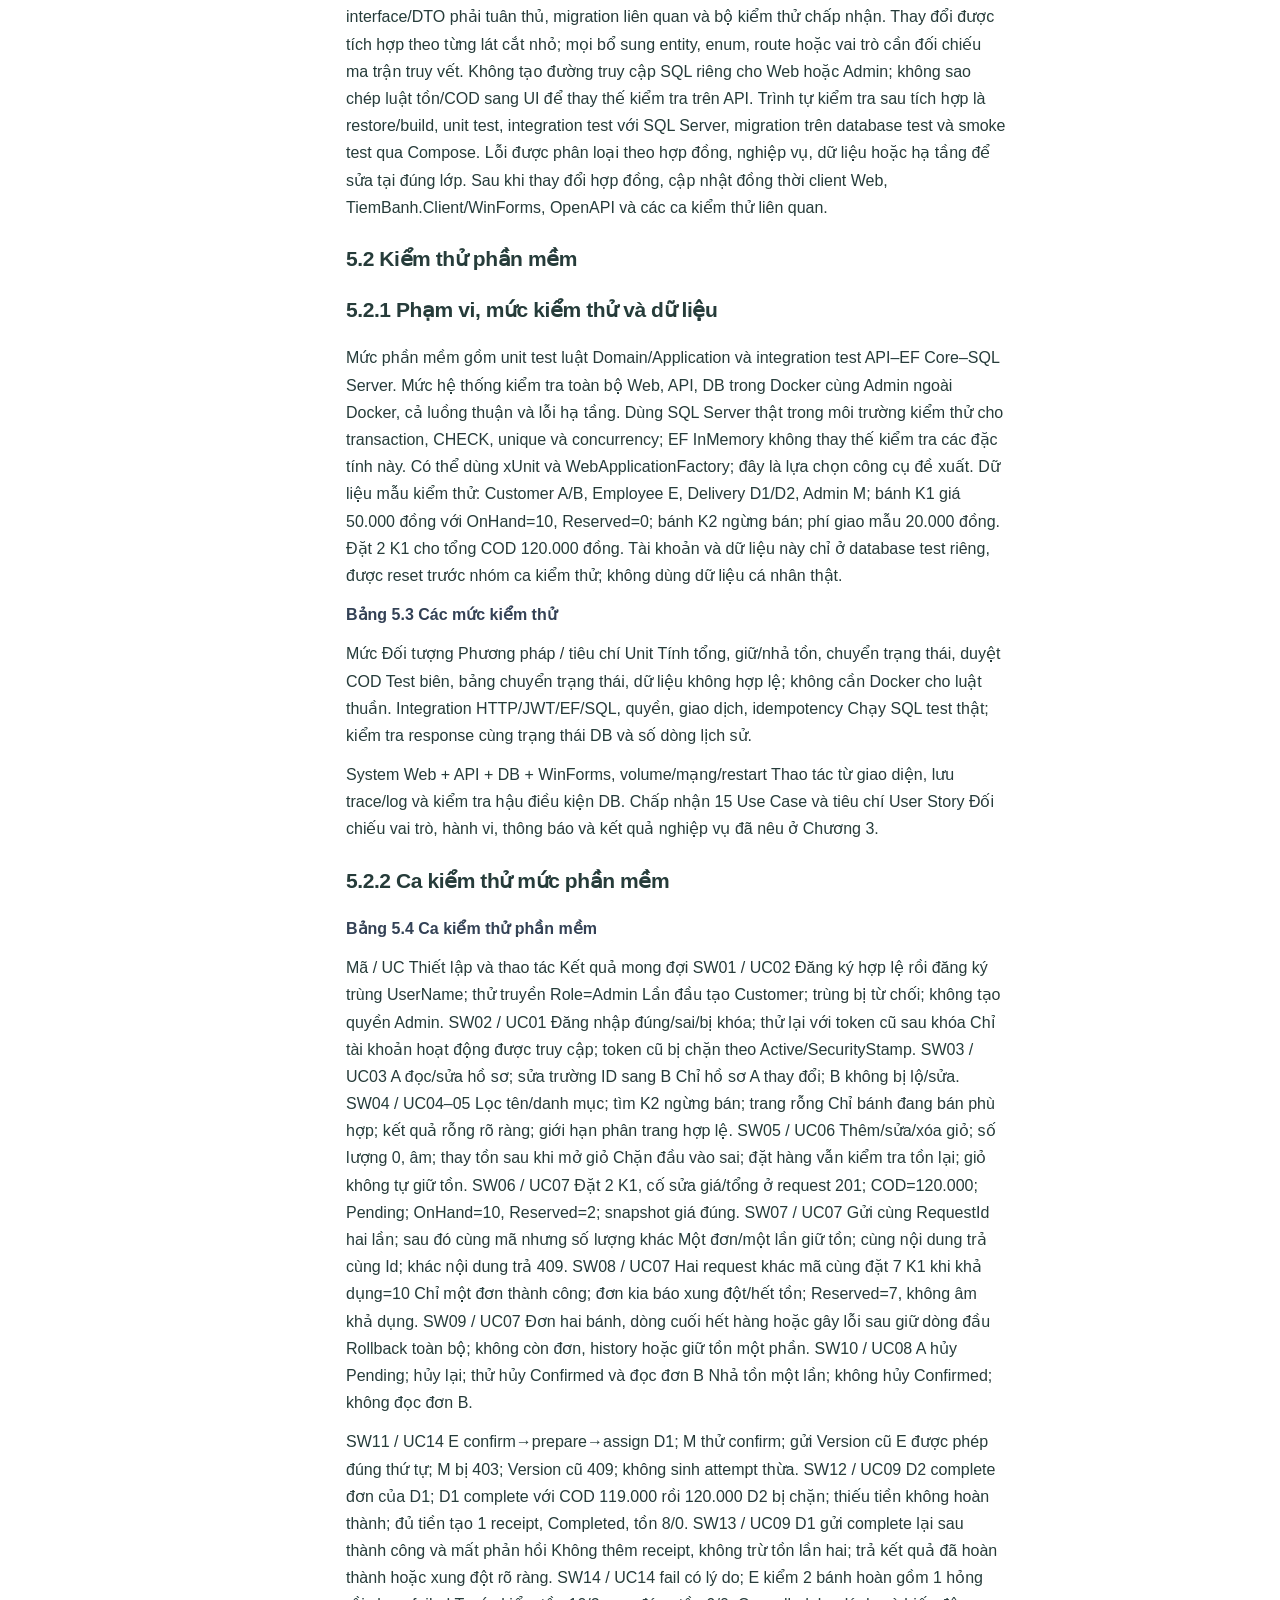
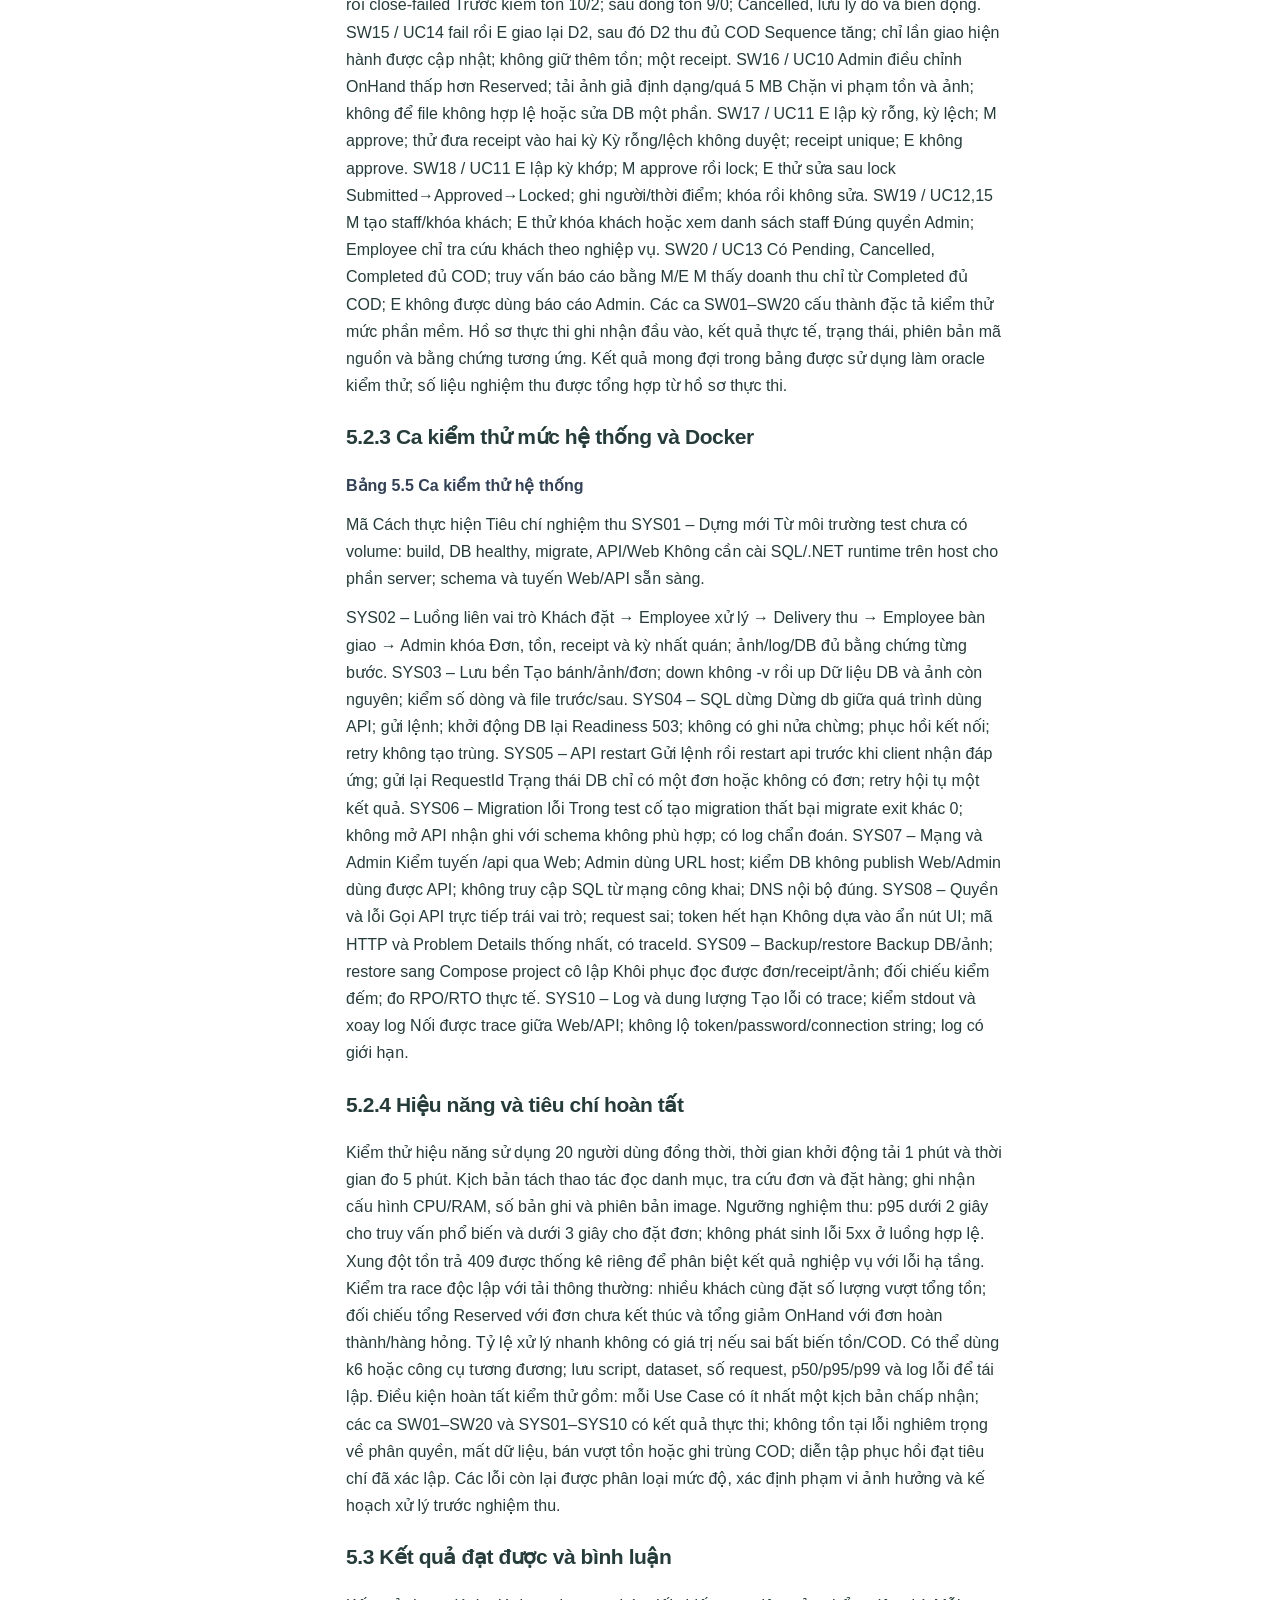
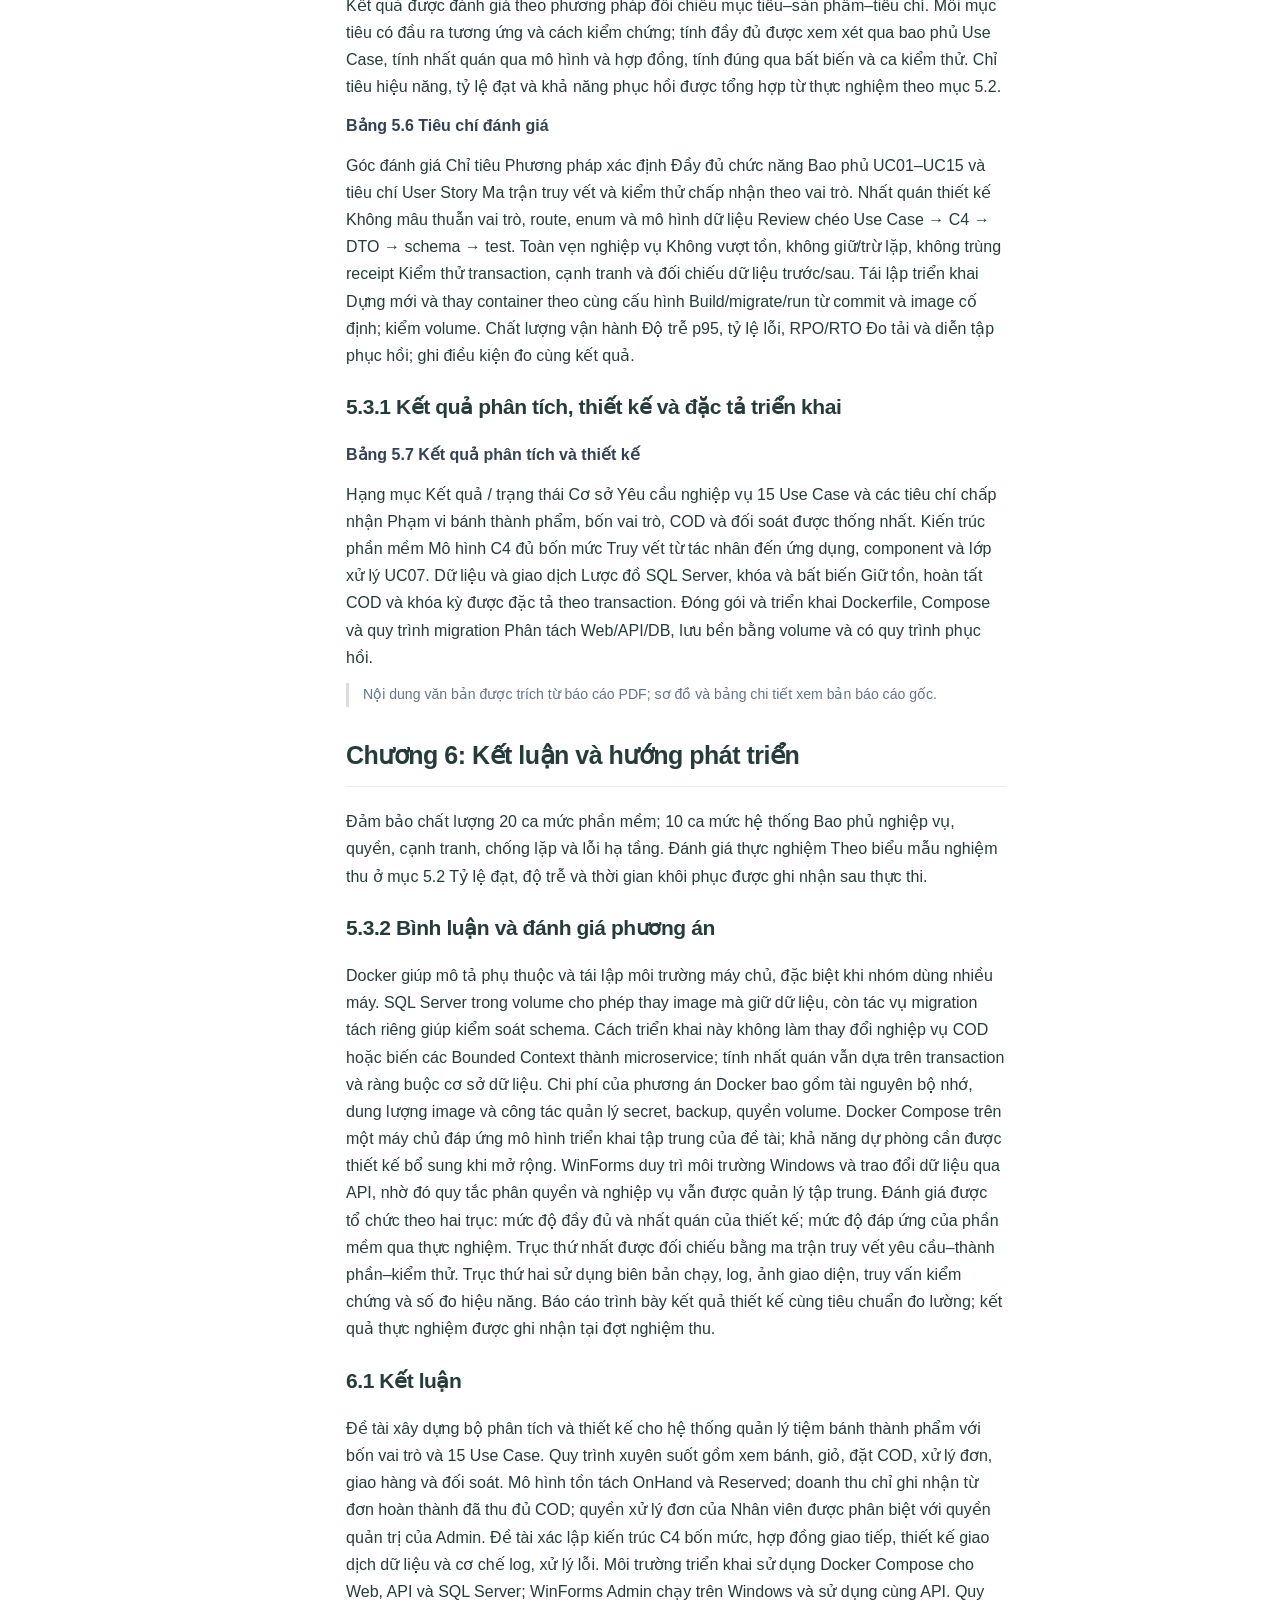
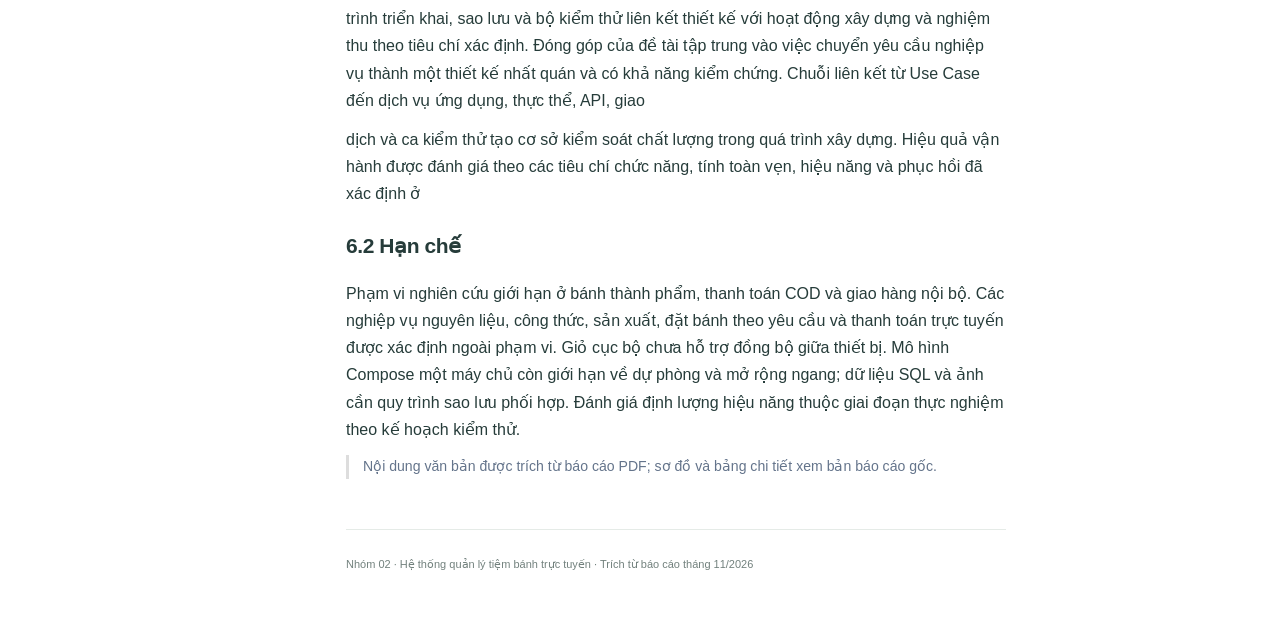
<file: github-web/development.html>
<!doctype html><html lang="vi"><head><meta charset="utf-8"><meta name="viewport" content="width=device-width, initial-scale=1"><meta name="description" content="Báo cáo hệ thống quản lý tiệm bánh trực tuyến - Nhóm 02 - Đại học Sài Gòn"><title>Triển khai và kiểm thử | Bakery Docs</title><link rel="stylesheet" href="assets/style.css"><style>body{line-height:1.7} main#content{max-width:900px} .navlink{display:block;padding:8px 12px;text-decoration:none}.source-note{color:#64748b;border-left:3px solid #ddd;padding-left:14px;font-size:.88rem}.figure{color:#334155}main p{margin:12px 0} h2{margin-top:32px}h3{margin-top:24px} .custom-nav{padding:14px} @media print{.custom-nav,header{display:none}}</style></head><body><header><a class="brand" href="index.html"><b>B</b> Bakery <span>Docs</span></a><span class="header-label">HỆ THỐNG QUẢN LÝ TIỆM BÁNH</span></header><aside id="sidebar" class="custom-nav"><div class="side-label">NHÓM 02 · TÀI LIỆU DỰ ÁN</div><a class="navlink" href="index.html">Tổng quan và công nghệ</a><a class="navlink" href="model-microservices.html">Phân tích hệ thống</a><a class="navlink" href="design-microservices.html">Thiết kế kiến trúc</a><a class="navlink" href="development.html">Triển khai và kiểm thử</a><div class="side-foot">Ngôn ngữ lập trình C#<br>Đại học Sài Gòn<br>GV: Đỗ Như Tài</div></aside><main id="content"><div class="breadcrumb">Tài liệu / Triển khai và kiểm thử</div><h1>Triển khai và kiểm thử</h1><p class="structure-note">Báo cáo cuối kỳ C# · Nhóm 02 · ASP.NET Core .NET 9, EF Core 9 Code First, SQL Server, Docker Compose và WinForms. Kiến trúc một API phân lớp, không phải các microservice độc lập.</p><h2>Chương 5: Triển khai, kiểm thử và đánh giá</h2><h3>5.1 Triển khai phần mềm</h3><h3>5.1.1 Môi trường và điều kiện đầu vào</h3><p>Phương án phòng thực hành: máy x86-64 chạy Linux hoặc Windows có Docker Desktop/WSL2 bật Linux containers; có Docker Compose v2, Git và quyền tải image. Cấu hình khởi điểm đề xuất RAM máy chủ 8 GB, dành ít nhất 2 GB cho SQL Server, đĩa trống khoảng 15 GB; đây là dự toán cần đo lại, không phải cấu hình tối thiểu đã được thử nghiệm. Máy ARM cần chọn image SQL Server tương thích được hỗ trợ hoặc dùng SQL Server x86-64 bên ngoài và điều chỉnh cấu hình; không giả định mọi image hỗ trợ ARM. Mã nguồn cần có solution và các project tại src/TiemBanh.Web, Api, Application, Domain, Infrastructure, Client, Admin. Mẫu triển khai thêm src/TiemBanh.Migrator là console .NET dùng cùng Infrastructure/DbContext để áp dụng migrations và thoát. Web cần gói reverse proxy (ví dụ YARP) và cấu hình route /api/{**catch-all}. Mẫu Dockerfile/Compose chưa thể chạy độc lập khi chưa có các project này. Môi trường xây dựng được chuẩn hóa trên .NET SDK 9, ASP.NET Core Runtime 9 và Entity Framework Core 9. Các project máy chủ sử dụng TargetFramework net9.0; ứng dụng Admin sử dụng net9.0-windows. Phiên bản SDK, thư viện NuGet và image nền được quản lý thống nhất trong repository nhằm bảo đảm khả năng tái lập bản build.</p><h3>5.1.2 Đóng gói và cấu trúc triển khai</h3><p>TiemBanh/ src/ TiemBanh.Web/  TiemBanh.Api/  TiemBanh.Application/ TiemBanh.Domain/  TiemBanh.Infrastructure/ TiemBanh.Client/  TiemBanh.Admin/  TiemBanh.Migrator/ tests/                  # unit, integration, system deploy/Dockerfile.api    # build API + migration tool deploy/Dockerfile.web    # ASP.NET Core Web + reverse proxy compose.yaml .env.example            # placeholders only .env                       # local, ignored by Git .dockerignore Docker build dùng SDK để restore/publish, sau đó copy thư mục publish sang runtime image. API/Web dùng người dùng không có quyền root; chuẩn bị quyền ghi cho /app/uploads trước khi hạ quyền. Không copy bin, obj, .git, .env, backup hoặc file khóa vào image. Khi phát hành, gắn image với mã phiên bản và commit; pin digest sau khi kiểm tra thay vì dùng latest cho ứng dụng.</p><h3>5.1.3 Trình tự triển khai bằng Docker Compose</h3><p class="figure"><strong>Bảng 5.1 Trình tự triển khai Docker Compose</strong></p><p>Bước Thao tác Tiêu chí xác nhận 1. Chuẩn bị Lấy source đúng commit; đối chiếu cấu trúc project; cấu hình biến môi trường Không có secret trong Git; giá trị bắt buộc đầy đủ. 2. Kiểm tra cấu hình docker compose config --quiet Compose hợp lệ; không in cấu hình có secret vào báo cáo công khai. 3. Build docker compose build --pull API, Web, Migrator build thành công; lưu log và phiên bản image. 4. Dựng DB docker compose up -d db DB healthy; volume tồn tại; mật khẩu và tài nguyên hợp lệ. 5. Migration docker compose run --rm migrate Exit code 0; bảng __EFMigrationsHistory đúng; seed cần thiết hợp lệ. 6. Khởi động docker compose up -d api web API ready; Web truy cập được; không còn migration đang chạy. 7. Smoke test Đăng nhập bốn vai trò; tạo một đơn thử → giao đủ COD → duyệt/khóa kỳ Luồng nghiệp vụ và giới hạn vai trò khớp</p><p>8. Admin Publish WinForms trên Windows; đặt API BaseAddress Đăng nhập Admin; quản lý bánh/báo cáo/duyệt kỳ qua API; không nối DB trực tiếp. docker compose config --quiet docker compose build --pull docker compose up -d db docker compose run --rm migrate docker compose up -d api web docker compose ps docker compose logs --tail=100 api web # Stop services while retaining named volumes: docker compose down Trong ví dụ, http://localhost:8080 là Web và http://localhost:8081 là API trên cùng máy. Trình duyệt gọi /api qua Web; không gọi tên DNS api vì DNS này chỉ có trong mạng Compose. localhost bên trong API là chính container API, nên chuỗi SQL phải dùng db,1433. Không dùng docker compose down -v trong quy trình cập nhật hoặc dừng thường lệ.</p><h3>5.1.4 Vận hành, cập nhật và khôi phục</h3><p>Môi trường thực cần reverse proxy biên cấp HTTPS cho Web/API, chứng thư hợp lệ và cấu hình forwarded headers chỉ tin proxy được chỉ định. Ví dụ phát triển dùng Encrypt=True;TrustServerCertificate=True cho SQL nội bộ; khi vận hành cần chứng thư SQL hợp lệ và bỏ việc tin chứng thư không kiểm chứng. SQL không publish cổng; tài khoản API chỉ có quyền dữ liệu cần dùng, khác tài khoản migration có quyền DDL. Mẫu phụ lục dùng sa cho môi trường học tập và phải thay trước vận hành.</p><p>Trước cập nhật: ghi image/commit đang chạy, tạo backup và xác nhận khả năng phục hồi, kiểm tra migration trên bản sao dữ liệu. Dừng/giới hạn nhận lệnh ghi trong cửa sổ bảo trì nếu thay schema không tương thích; áp dụng migration rồi thay image và smoke test. Rollback ứng dụng chỉ an toàn nếu schema vẫn tương thích. Nếu migration phá hủy dữ liệu, phục hồi backup vào môi trường riêng, đối soát giao dịch phát sinh rồi quyết định chuyển lại; không tự chạy migration down trên dữ liệu đang vận hành. Mục tiêu phục hồi đề xuất cho mô hình học tập: RPO 24 giờ với backup mỗi ngày và RTO 2 giờ. Cần diễn tập restore để xác nhận có đáp ứng hay không. Bảo vệ cả DB, ảnh, cấu hình và secret theo chính sách riêng; backup phải nằm ngoài volume và ngoài máy chủ nếu muốn chịu được lỗi máy. Theo dõi đĩa, log và health; xử lý nguyên nhân trước khi restart hàng loạt.</p><h3>5.1.5 Phương pháp tổ chức xây dựng mã nguồn</h3><p>Quá trình xây dựng được chia theo lát cắt nghiệp vụ có thể chạy và kiểm thử độc lập. Mỗi lát cắt bắt đầu từ tiêu chí chấp nhận, chốt hợp đồng API và dữ liệu, sau đó hiện thực Domain/Application, adapter lưu trữ, endpoint và giao diện. Công cụ hỗ trợ sinh mã sử dụng các hợp đồng và bất biến đã đặc tả; phần mã sinh ra được review theo cùng tiêu chuẩn với mã viết thủ công.</p><p class="figure"><strong>Bảng 5.2 Các đợt hiện thực chức năng</strong></p><p>Đợt Phạm vi hiện thực Điều kiện hoàn thành I1 – Khung giải pháp Project reference, DI, cấu hình .NET 9, health, Problem Details, DB/migration và Compose. Build thành công; DB healthy; migration hoàn tất; API/Web truy cập được; không có secret trong source. I2 – Tài khoản và danh mục UC01–UC05; JWT, vai trò, hồ sơ, bánh/danh mục và dữ liệu seed. SW01–SW04; API kiểm quyền/phạm vi; Web hiển thị danh mục theo dữ liệu thật. I3 – Giỏ và đặt hàng UC06–UC08; giá snapshot, transaction giữ tồn, RequestId, Version. SW05–SW10; vượt tồn và gửi lặp không gây sai dữ liệu. I4 – Vận hành và giao COD UC09, UC14; xác nhận, chuẩn bị, phân công, giao thành công/thất bại và kiểm bánh hoàn. SW11–SW15; trạng thái, người giao, tồn và receipt đúng bất biến. I5 – Quản trị và đối soát UC10–UC13, UC15; WinForms, ảnh/tồn, tài khoản, kỳ COD và báo cáo. SW16–SW20; khóa kỳ bất biến; quyền Admin/Employee tách biệt. I6 – Kiểm thử hệ thống Luồng liên vai trò, Docker restart, lỗi DB, backup/restore và hiệu năng. SYS01–SYS10; kết quả đo có môi trường/phiên bản; hồ sơ nghiệm thu đầy đủ.</p><p>Định nghĩa hoàn thành cho mỗi lát cắt gồm: đúng hợp đồng và phân quyền; tuân thủ bất biến; migration được quản lý phiên bản; log/error thống nhất; kiểm thử liên quan có kết quả; giao diện xử lý loading, rỗng và lỗi; tài liệu OpenAPI cập nhật. Không để Controller truy cập DbContext trực tiếp nếu thao tác thuộc nghiệp vụ đã được giao cho Application service.</p><h3>5.1.6 Quy tắc kiểm soát tính nhất quán khi sinh và tích hợp mã</h3><p>Đơn vị giao việc được mô tả bằng mã Use Case, danh sách project được thay đổi, interface/DTO phải tuân thủ, migration liên quan và bộ kiểm thử chấp nhận. Thay đổi được tích hợp theo từng lát cắt nhỏ; mọi bổ sung entity, enum, route hoặc vai trò cần đối chiếu ma trận truy vết. Không tạo đường truy cập SQL riêng cho Web hoặc Admin; không sao chép luật tồn/COD sang UI để thay thế kiểm tra trên API. Trình tự kiểm tra sau tích hợp là restore/build, unit test, integration test với SQL Server, migration trên database test và smoke test qua Compose. Lỗi được phân loại theo hợp đồng, nghiệp vụ, dữ liệu hoặc hạ tầng để sửa tại đúng lớp. Sau khi thay đổi hợp đồng, cập nhật đồng thời client Web, TiemBanh.Client/WinForms, OpenAPI và các ca kiểm thử liên quan.</p><h3>5.2 Kiểm thử phần mềm</h3><h3>5.2.1 Phạm vi, mức kiểm thử và dữ liệu</h3><p>Mức phần mềm gồm unit test luật Domain/Application và integration test API–EF Core–SQL Server. Mức hệ thống kiểm tra toàn bộ Web, API, DB trong Docker cùng Admin ngoài Docker, cả luồng thuận và lỗi hạ tầng. Dùng SQL Server thật trong môi trường kiểm thử cho transaction, CHECK, unique và concurrency; EF InMemory không thay thế kiểm tra các đặc tính này. Có thể dùng xUnit và WebApplicationFactory; đây là lựa chọn công cụ đề xuất. Dữ liệu mẫu kiểm thử: Customer A/B, Employee E, Delivery D1/D2, Admin M; bánh K1 giá 50.000 đồng với OnHand=10, Reserved=0; bánh K2 ngừng bán; phí giao mẫu 20.000 đồng. Đặt 2 K1 cho tổng COD 120.000 đồng. Tài khoản và dữ liệu này chỉ ở database test riêng, được reset trước nhóm ca kiểm thử; không dùng dữ liệu cá nhân thật.</p><p class="figure"><strong>Bảng 5.3 Các mức kiểm thử</strong></p><p>Mức Đối tượng Phương pháp / tiêu chí Unit Tính tổng, giữ/nhả tồn, chuyển trạng thái, duyệt COD Test biên, bảng chuyển trạng thái, dữ liệu không hợp lệ; không cần Docker cho luật thuần. Integration HTTP/JWT/EF/SQL, quyền, giao dịch, idempotency Chạy SQL test thật; kiểm tra response cùng trạng thái DB và số dòng lịch sử.</p><p>System Web + API + DB + WinForms, volume/mạng/restart Thao tác từ giao diện, lưu trace/log và kiểm tra hậu điều kiện DB. Chấp nhận 15 Use Case và tiêu chí User Story Đối chiếu vai trò, hành vi, thông báo và kết quả nghiệp vụ đã nêu ở Chương 3.</p><h3>5.2.2 Ca kiểm thử mức phần mềm</h3><p class="figure"><strong>Bảng 5.4 Ca kiểm thử phần mềm</strong></p><p>Mã / UC Thiết lập và thao tác Kết quả mong đợi SW01 / UC02 Đăng ký hợp lệ rồi đăng ký trùng UserName; thử truyền Role=Admin Lần đầu tạo Customer; trùng bị từ chối; không tạo quyền Admin. SW02 / UC01 Đăng nhập đúng/sai/bị khóa; thử lại với token cũ sau khóa Chỉ tài khoản hoạt động được truy cập; token cũ bị chặn theo Active/SecurityStamp. SW03 / UC03 A đọc/sửa hồ sơ; sửa trường ID sang B Chỉ hồ sơ A thay đổi; B không bị lộ/sửa. SW04 / UC04–05 Lọc tên/danh mục; tìm K2 ngừng bán; trang rỗng Chỉ bánh đang bán phù hợp; kết quả rỗng rõ ràng; giới hạn phân trang hợp lệ. SW05 / UC06 Thêm/sửa/xóa giỏ; số lượng 0, âm; thay tồn sau khi mở giỏ Chặn đầu vào sai; đặt hàng vẫn kiểm tra tồn lại; giỏ không tự giữ tồn. SW06 / UC07 Đặt 2 K1, cố sửa giá/tổng ở request 201; COD=120.000; Pending; OnHand=10, Reserved=2; snapshot giá đúng. SW07 / UC07 Gửi cùng RequestId hai lần; sau đó cùng mã nhưng số lượng khác Một đơn/một lần giữ tồn; cùng nội dung trả cùng Id; khác nội dung trả 409. SW08 / UC07 Hai request khác mã cùng đặt 7 K1 khi khả dụng=10 Chỉ một đơn thành công; đơn kia báo xung đột/hết tồn; Reserved=7, không âm khả dụng. SW09 / UC07 Đơn hai bánh, dòng cuối hết hàng hoặc gây lỗi sau giữ dòng đầu Rollback toàn bộ; không còn đơn, history hoặc giữ tồn một phần. SW10 / UC08 A hủy Pending; hủy lại; thử hủy Confirmed và đọc đơn B Nhả tồn một lần; không hủy Confirmed; không đọc đơn B.</p><p>SW11 / UC14 E confirm→prepare→assign D1; M thử confirm; gửi Version cũ E được phép đúng thứ tự; M bị 403; Version cũ 409; không sinh attempt thừa. SW12 / UC09 D2 complete đơn của D1; D1 complete với COD 119.000 rồi 120.000 D2 bị chặn; thiếu tiền không hoàn thành; đủ tiền tạo 1 receipt, Completed, tồn 8/0. SW13 / UC09 D1 gửi complete lại sau thành công và mất phản hồi Không thêm receipt, không trừ tồn lần hai; trả kết quả đã hoàn thành hoặc xung đột rõ ràng. SW14 / UC14 fail có lý do; E kiểm 2 bánh hoàn gồm 1 hỏng rồi close-failed Trước kiểm tồn 10/2; sau đóng tồn 9/0; Cancelled, lưu lý do và biến động. SW15 / UC14 fail rồi E giao lại D2, sau đó D2 thu đủ COD Sequence tăng; chỉ lần giao hiện hành được cập nhật; không giữ thêm tồn; một receipt. SW16 / UC10 Admin điều chỉnh OnHand thấp hơn Reserved; tải ảnh giả định dạng/quá 5 MB Chặn vi phạm tồn và ảnh; không để file không hợp lệ hoặc sửa DB một phần. SW17 / UC11 E lập kỳ rỗng, kỳ lệch; M approve; thử đưa receipt vào hai kỳ Kỳ rỗng/lệch không duyệt; receipt unique; E không approve. SW18 / UC11 E lập kỳ khớp; M approve rồi lock; E thử sửa sau lock Submitted→Approved→Locked; ghi người/thời điểm; khóa rồi không sửa. SW19 / UC12,15 M tạo staff/khóa khách; E thử khóa khách hoặc xem danh sách staff Đúng quyền Admin; Employee chỉ tra cứu khách theo nghiệp vụ. SW20 / UC13 Có Pending, Cancelled, Completed đủ COD; truy vấn báo cáo bằng M/E M thấy doanh thu chỉ từ Completed đủ COD; E không được dùng báo cáo Admin. Các ca SW01–SW20 cấu thành đặc tả kiểm thử mức phần mềm. Hồ sơ thực thi ghi nhận đầu vào, kết quả thực tế, trạng thái, phiên bản mã nguồn và bằng chứng tương ứng. Kết quả mong đợi trong bảng được sử dụng làm oracle kiểm thử; số liệu nghiệm thu được tổng hợp từ hồ sơ thực thi.</p><h3>5.2.3 Ca kiểm thử mức hệ thống và Docker</h3><p class="figure"><strong>Bảng 5.5 Ca kiểm thử hệ thống</strong></p><p>Mã Cách thực hiện Tiêu chí nghiệm thu SYS01 – Dựng mới Từ môi trường test chưa có volume: build, DB healthy, migrate, API/Web Không cần cài SQL/.NET runtime trên host cho phần server; schema và tuyến Web/API sẵn sàng.</p><p>SYS02 – Luồng liên vai trò Khách đặt → Employee xử lý → Delivery thu → Employee bàn giao → Admin khóa Đơn, tồn, receipt và kỳ nhất quán; ảnh/log/DB đủ bằng chứng từng bước. SYS03 – Lưu bền Tạo bánh/ảnh/đơn; down không -v rồi up Dữ liệu DB và ảnh còn nguyên; kiểm số dòng và file trước/sau. SYS04 – SQL dừng Dừng db giữa quá trình dùng API; gửi lệnh; khởi động DB lại Readiness 503; không có ghi nửa chừng; phục hồi kết nối; retry không tạo trùng. SYS05 – API restart Gửi lệnh rồi restart api trước khi client nhận đáp ứng; gửi lại RequestId Trạng thái DB chỉ có một đơn hoặc không có đơn; retry hội tụ một kết quả. SYS06 – Migration lỗi Trong test cố tạo migration thất bại migrate exit khác 0; không mở API nhận ghi với schema không phù hợp; có log chẩn đoán. SYS07 – Mạng và Admin Kiểm tuyến /api qua Web; Admin dùng URL host; kiểm DB không publish Web/Admin dùng được API; không truy cập SQL từ mạng công khai; DNS nội bộ đúng. SYS08 – Quyền và lỗi Gọi API trực tiếp trái vai trò; request sai; token hết hạn Không dựa vào ẩn nút UI; mã HTTP và Problem Details thống nhất, có traceId. SYS09 – Backup/restore Backup DB/ảnh; restore sang Compose project cô lập Khôi phục đọc được đơn/receipt/ảnh; đối chiếu kiểm đếm; đo RPO/RTO thực tế. SYS10 – Log và dung lượng Tạo lỗi có trace; kiểm stdout và xoay log Nối được trace giữa Web/API; không lộ token/password/connection string; log có giới hạn.</p><h3>5.2.4 Hiệu năng và tiêu chí hoàn tất</h3><p>Kiểm thử hiệu năng sử dụng 20 người dùng đồng thời, thời gian khởi động tải 1 phút và thời gian đo 5 phút. Kịch bản tách thao tác đọc danh mục, tra cứu đơn và đặt hàng; ghi nhận cấu hình CPU/RAM, số bản ghi và phiên bản image. Ngưỡng nghiệm thu: p95 dưới 2 giây cho truy vấn phổ biến và dưới 3 giây cho đặt đơn; không phát sinh lỗi 5xx ở luồng hợp lệ. Xung đột tồn trả 409 được thống kê riêng để phân biệt kết quả nghiệp vụ với lỗi hạ tầng. Kiểm tra race độc lập với tải thông thường: nhiều khách cùng đặt số lượng vượt tổng tồn; đối chiếu tổng Reserved với đơn chưa kết thúc và tổng giảm OnHand với đơn hoàn thành/hàng hỏng. Tỷ lệ xử lý nhanh không có giá trị nếu sai bất biến tồn/COD. Có thể dùng k6 hoặc công cụ tương đương; lưu script, dataset, số request, p50/p95/p99 và log lỗi để tái lập. Điều kiện hoàn tất kiểm thử gồm: mỗi Use Case có ít nhất một kịch bản chấp nhận; các ca SW01–SW20 và SYS01–SYS10 có kết quả thực thi; không tồn tại lỗi nghiêm trọng về phân quyền, mất dữ liệu, bán vượt tồn hoặc ghi trùng COD; diễn tập phục hồi đạt tiêu chí đã xác lập. Các lỗi còn lại được phân loại mức độ, xác định phạm vi ảnh hưởng và kế hoạch xử lý trước nghiệm thu.</p><h3>5.3 Kết quả đạt được và bình luận</h3><p>Kết quả được đánh giá theo phương pháp đối chiếu mục tiêu–sản phẩm–tiêu chí. Mỗi mục tiêu có đầu ra tương ứng và cách kiểm chứng; tính đầy đủ được xem xét qua bao phủ Use Case, tính nhất quán qua mô hình và hợp đồng, tính đúng qua bất biến và ca kiểm thử. Chỉ tiêu hiệu năng, tỷ lệ đạt và khả năng phục hồi được tổng hợp từ thực nghiệm theo mục 5.2.</p><p class="figure"><strong>Bảng 5.6 Tiêu chí đánh giá</strong></p><p>Góc đánh giá Chỉ tiêu Phương pháp xác định Đầy đủ chức năng Bao phủ UC01–UC15 và tiêu chí User Story Ma trận truy vết và kiểm thử chấp nhận theo vai trò. Nhất quán thiết kế Không mâu thuẫn vai trò, route, enum và mô hình dữ liệu Review chéo Use Case → C4 → DTO → schema → test. Toàn vẹn nghiệp vụ Không vượt tồn, không giữ/trừ lặp, không trùng receipt Kiểm thử transaction, cạnh tranh và đối chiếu dữ liệu trước/sau. Tái lập triển khai Dựng mới và thay container theo cùng cấu hình Build/migrate/run từ commit và image cố định; kiểm volume. Chất lượng vận hành Độ trễ p95, tỷ lệ lỗi, RPO/RTO Đo tải và diễn tập phục hồi; ghi điều kiện đo cùng kết quả.</p><h3>5.3.1 Kết quả phân tích, thiết kế và đặc tả triển khai</h3><p class="figure"><strong>Bảng 5.7 Kết quả phân tích và thiết kế</strong></p><p>Hạng mục Kết quả / trạng thái Cơ sở Yêu cầu nghiệp vụ 15 Use Case và các tiêu chí chấp nhận Phạm vi bánh thành phẩm, bốn vai trò, COD và đối soát được thống nhất. Kiến trúc phần mềm Mô hình C4 đủ bốn mức Truy vết từ tác nhân đến ứng dụng, component và lớp xử lý UC07. Dữ liệu và giao dịch Lược đồ SQL Server, khóa và bất biến Giữ tồn, hoàn tất COD và khóa kỳ được đặc tả theo transaction. Đóng gói và triển khai Dockerfile, Compose và quy trình migration Phân tách Web/API/DB, lưu bền bằng volume và có quy trình phục hồi.</p><p class="source-note">Nội dung văn bản được trích từ báo cáo PDF; sơ đồ và bảng chi tiết xem bản báo cáo gốc.</p><h2>Chương 6: Kết luận và hướng phát triển</h2><p>Đảm bảo chất lượng 20 ca mức phần mềm; 10 ca mức hệ thống Bao phủ nghiệp vụ, quyền, cạnh tranh, chống lặp và lỗi hạ tầng. Đánh giá thực nghiệm Theo biểu mẫu nghiệm thu ở mục 5.2 Tỷ lệ đạt, độ trễ và thời gian khôi phục được ghi nhận sau thực thi.</p><h3>5.3.2 Bình luận và đánh giá phương án</h3><p>Docker giúp mô tả phụ thuộc và tái lập môi trường máy chủ, đặc biệt khi nhóm dùng nhiều máy. SQL Server trong volume cho phép thay image mà giữ dữ liệu, còn tác vụ migration tách riêng giúp kiểm soát schema. Cách triển khai này không làm thay đổi nghiệp vụ COD hoặc biến các Bounded Context thành microservice; tính nhất quán vẫn dựa trên transaction và ràng buộc cơ sở dữ liệu. Chi phí của phương án Docker bao gồm tài nguyên bộ nhớ, dung lượng image và công tác quản lý secret, backup, quyền volume. Docker Compose trên một máy chủ đáp ứng mô hình triển khai tập trung của đề tài; khả năng dự phòng cần được thiết kế bổ sung khi mở rộng. WinForms duy trì môi trường Windows và trao đổi dữ liệu qua API, nhờ đó quy tắc phân quyền và nghiệp vụ vẫn được quản lý tập trung. Đánh giá được tổ chức theo hai trục: mức độ đầy đủ và nhất quán của thiết kế; mức độ đáp ứng của phần mềm qua thực nghiệm. Trục thứ nhất được đối chiếu bằng ma trận truy vết yêu cầu–thành phần–kiểm thử. Trục thứ hai sử dụng biên bản chạy, log, ảnh giao diện, truy vấn kiểm chứng và số đo hiệu năng. Báo cáo trình bày kết quả thiết kế cùng tiêu chuẩn đo lường; kết quả thực nghiệm được ghi nhận tại đợt nghiệm thu.</p><h3>6.1 Kết luận</h3><p>Đề tài xây dựng bộ phân tích và thiết kế cho hệ thống quản lý tiệm bánh thành phẩm với bốn vai trò và 15 Use Case. Quy trình xuyên suốt gồm xem bánh, giỏ, đặt COD, xử lý đơn, giao hàng và đối soát. Mô hình tồn tách OnHand và Reserved; doanh thu chỉ ghi nhận từ đơn hoàn thành đã thu đủ COD; quyền xử lý đơn của Nhân viên được phân biệt với quyền quản trị của Admin. Đề tài xác lập kiến trúc C4 bốn mức, hợp đồng giao tiếp, thiết kế giao dịch dữ liệu và cơ chế log, xử lý lỗi. Môi trường triển khai sử dụng Docker Compose cho Web, API và SQL Server; WinForms Admin chạy trên Windows và sử dụng cùng API. Quy trình triển khai, sao lưu và bộ kiểm thử liên kết thiết kế với hoạt động xây dựng và nghiệm thu theo tiêu chí xác định. Đóng góp của đề tài tập trung vào việc chuyển yêu cầu nghiệp vụ thành một thiết kế nhất quán và có khả năng kiểm chứng. Chuỗi liên kết từ Use Case đến dịch vụ ứng dụng, thực thể, API, giao</p><p>dịch và ca kiểm thử tạo cơ sở kiểm soát chất lượng trong quá trình xây dựng. Hiệu quả vận hành được đánh giá theo các tiêu chí chức năng, tính toàn vẹn, hiệu năng và phục hồi đã xác định ở</p><h3>6.2 Hạn chế</h3><p>Phạm vi nghiên cứu giới hạn ở bánh thành phẩm, thanh toán COD và giao hàng nội bộ. Các nghiệp vụ nguyên liệu, công thức, sản xuất, đặt bánh theo yêu cầu và thanh toán trực tuyến được xác định ngoài phạm vi. Giỏ cục bộ chưa hỗ trợ đồng bộ giữa thiết bị. Mô hình Compose một máy chủ còn giới hạn về dự phòng và mở rộng ngang; dữ liệu SQL và ảnh cần quy trình sao lưu phối hợp. Đánh giá định lượng hiệu năng thuộc giai đoạn thực nghiệm theo kế hoạch kiểm thử.</p><p class="source-note">Nội dung văn bản được trích từ báo cáo PDF; sơ đồ và bảng chi tiết xem bản báo cáo gốc.</p><footer>Nhóm 02 · Hệ thống quản lý tiệm bánh trực tuyến · Trích từ báo cáo tháng 11/2026</footer></main></body></html>
</file>
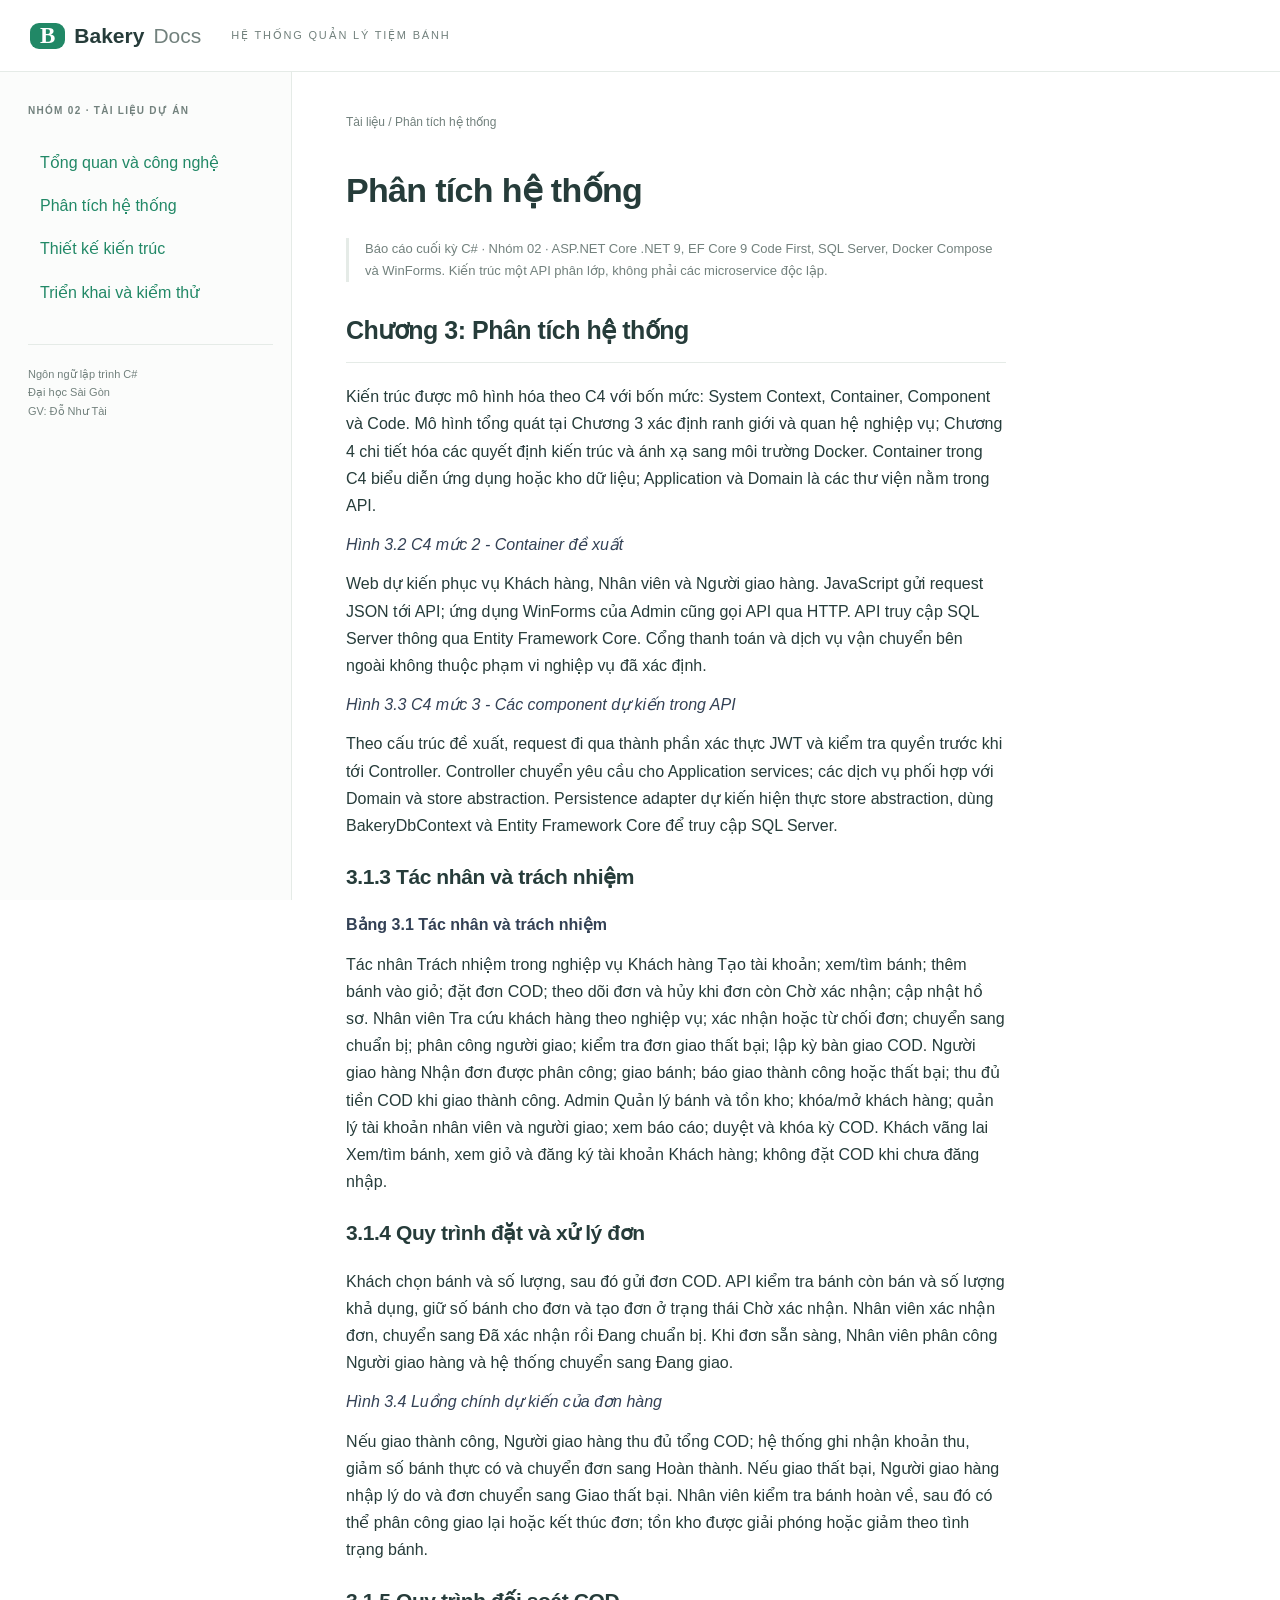
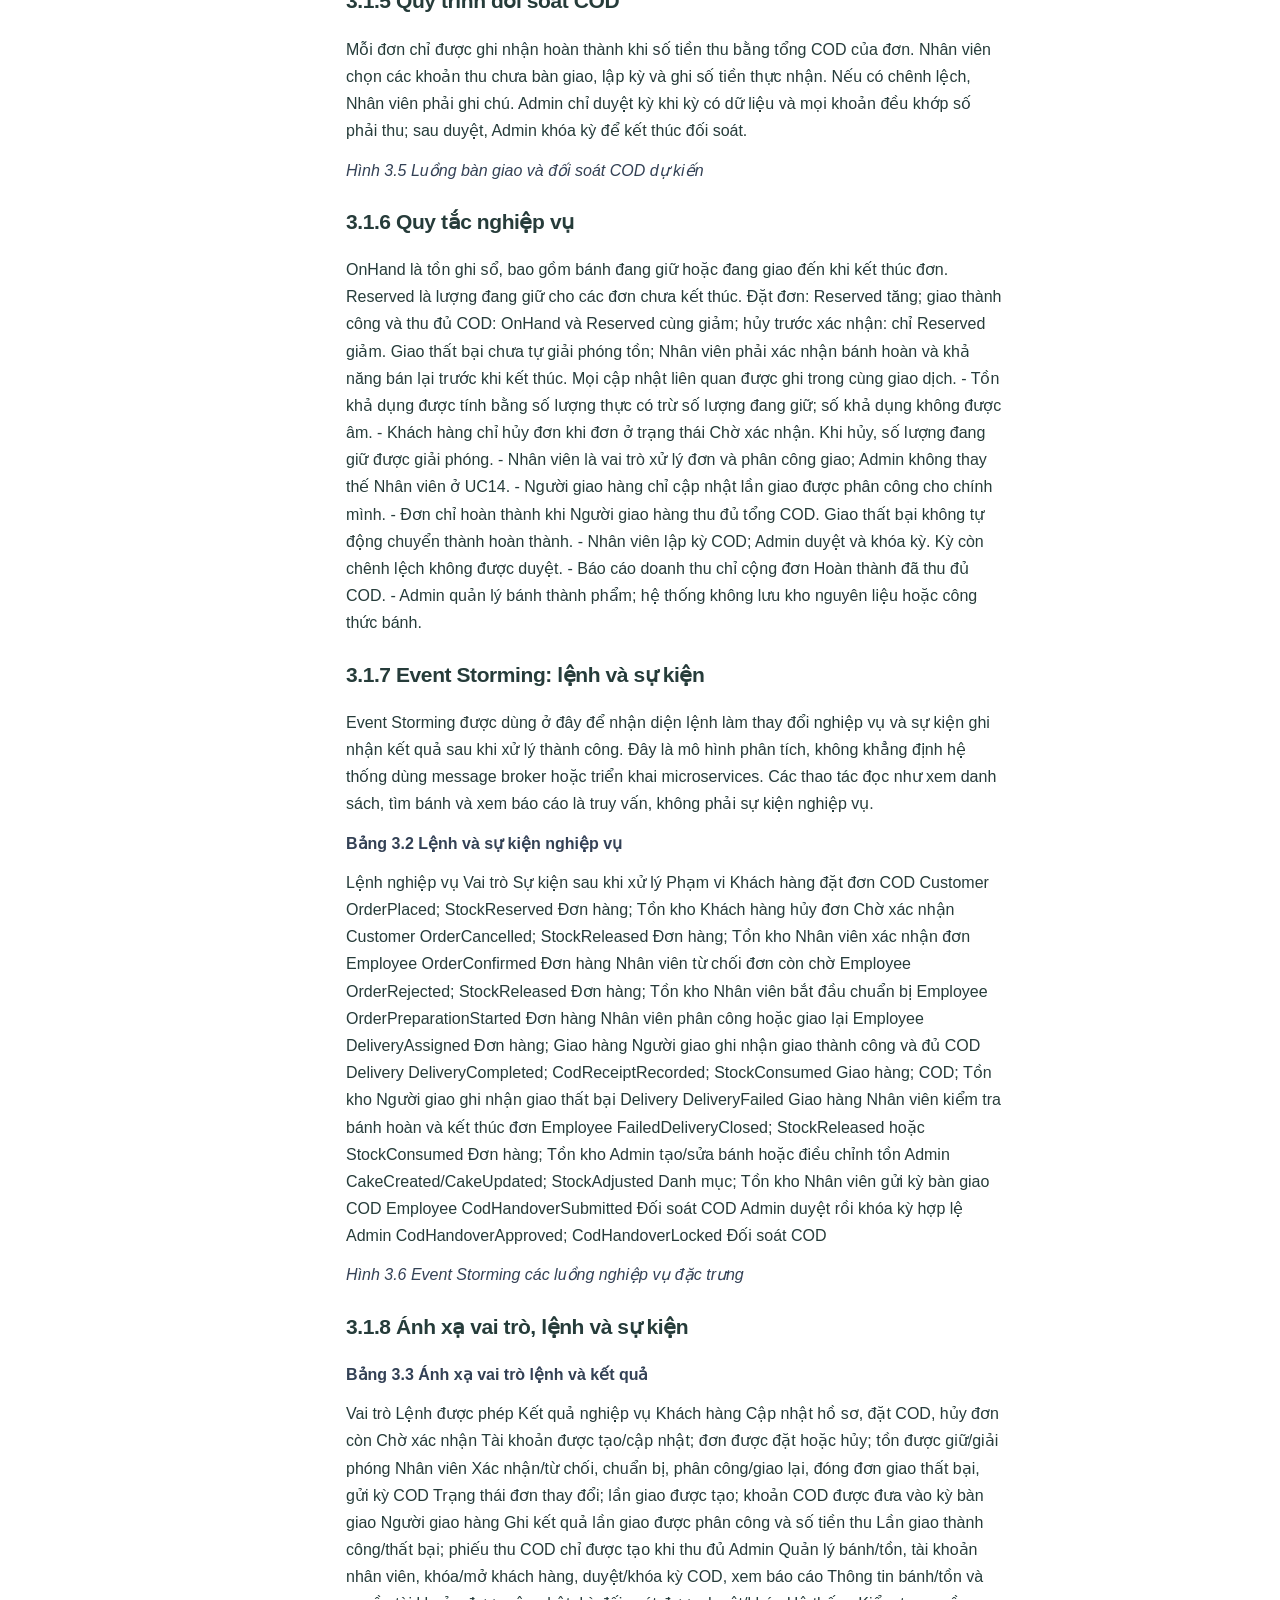
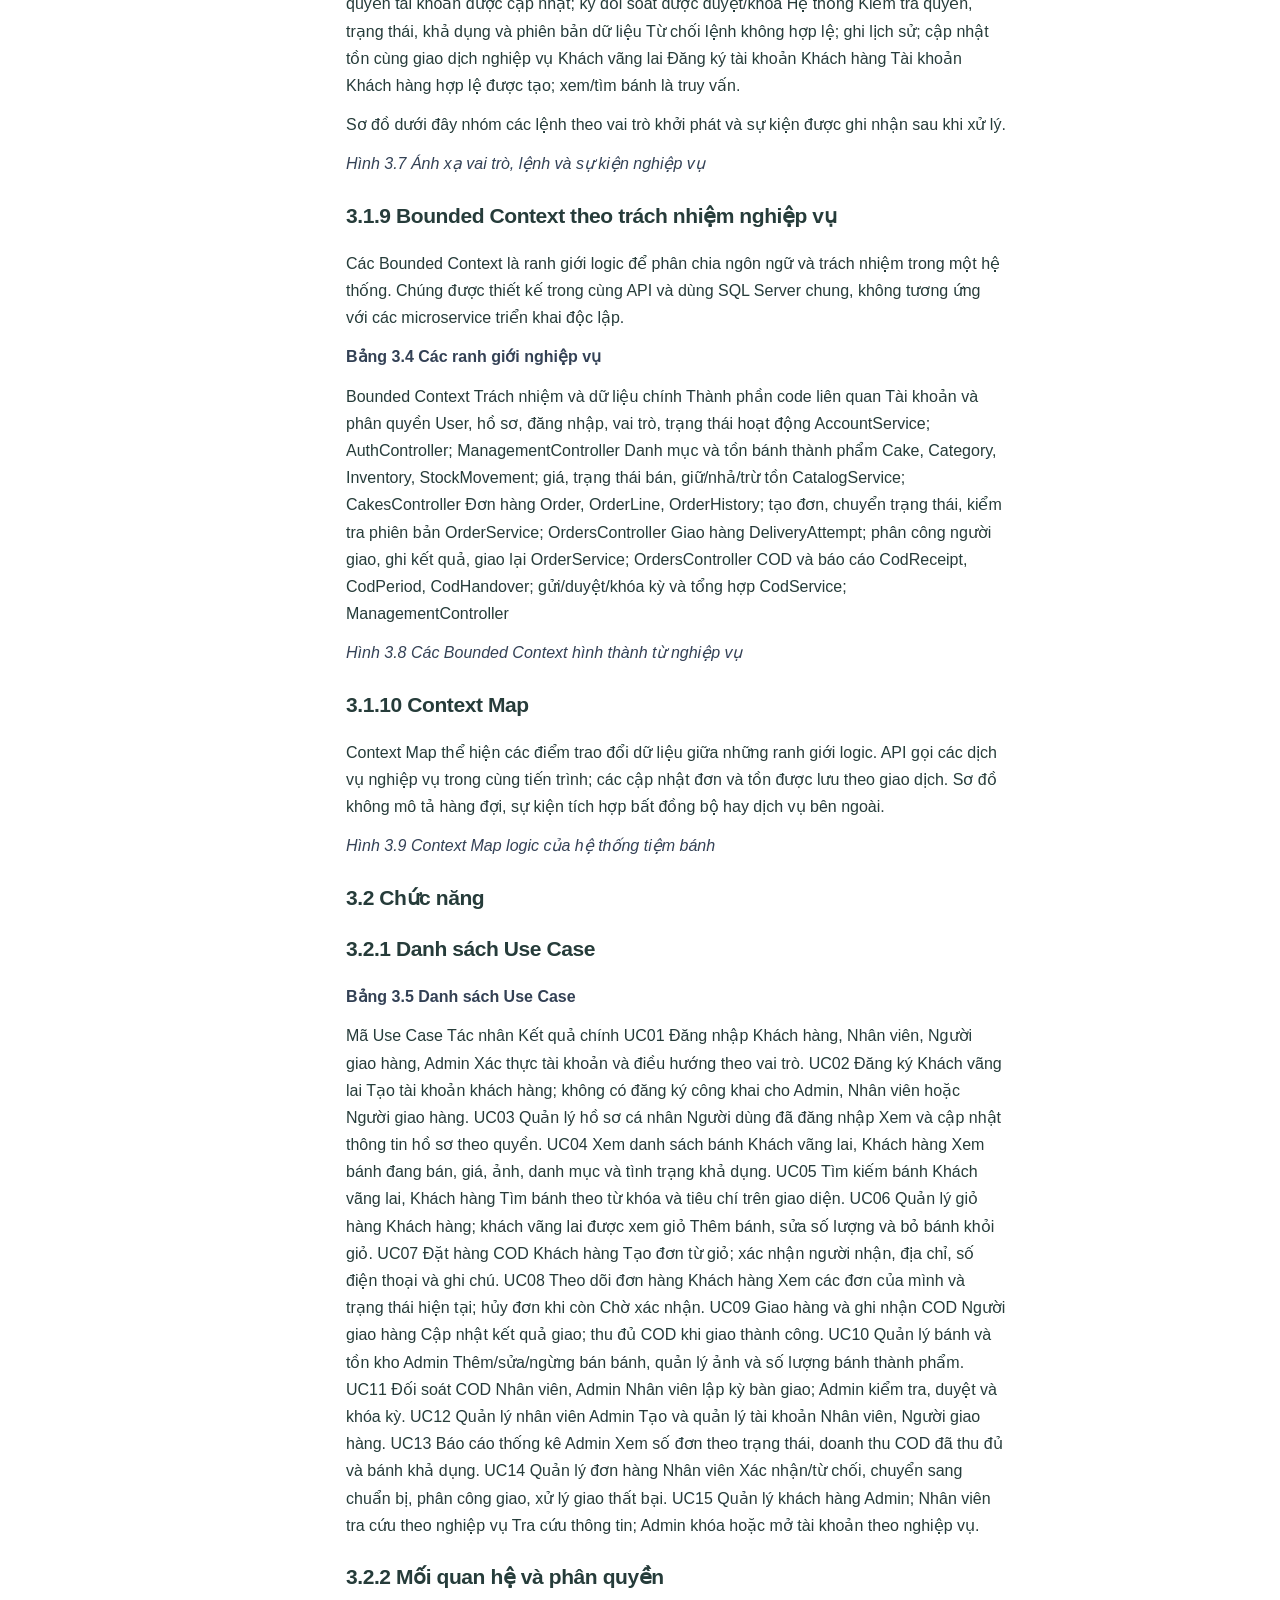
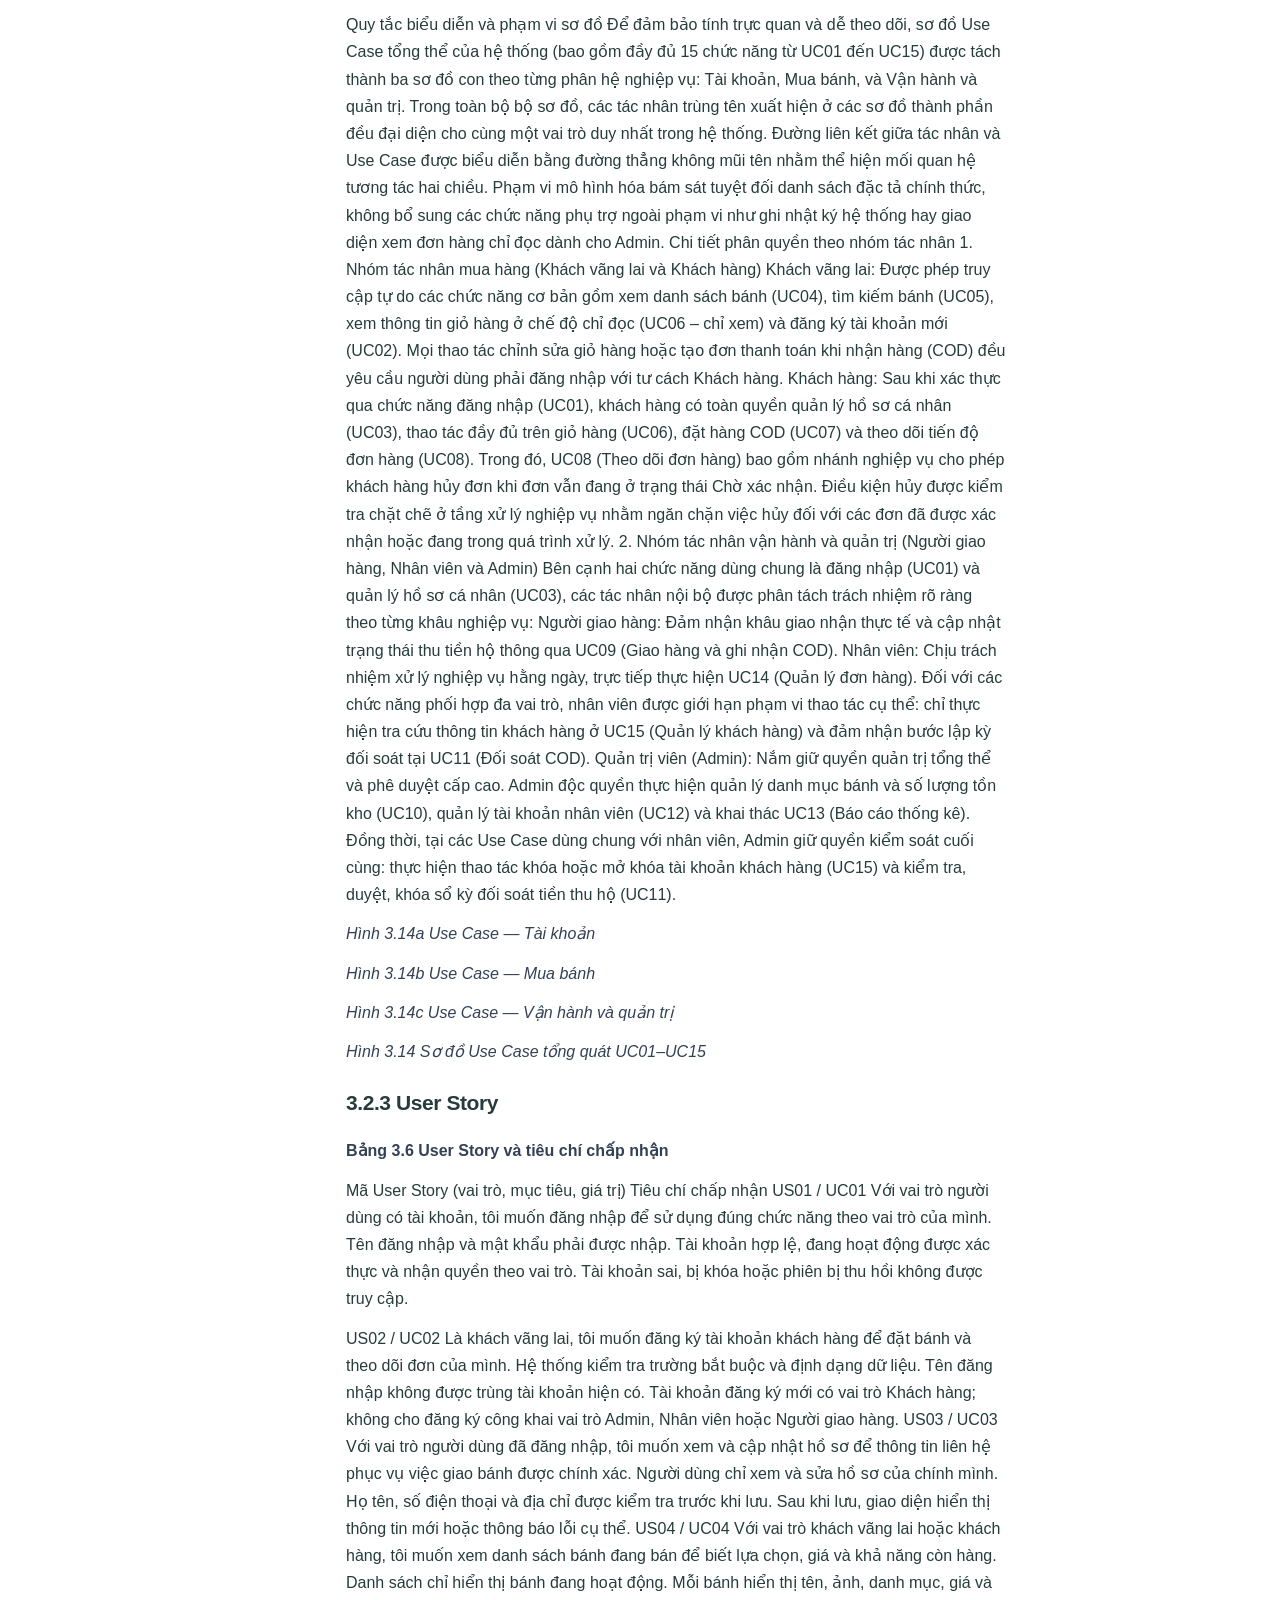
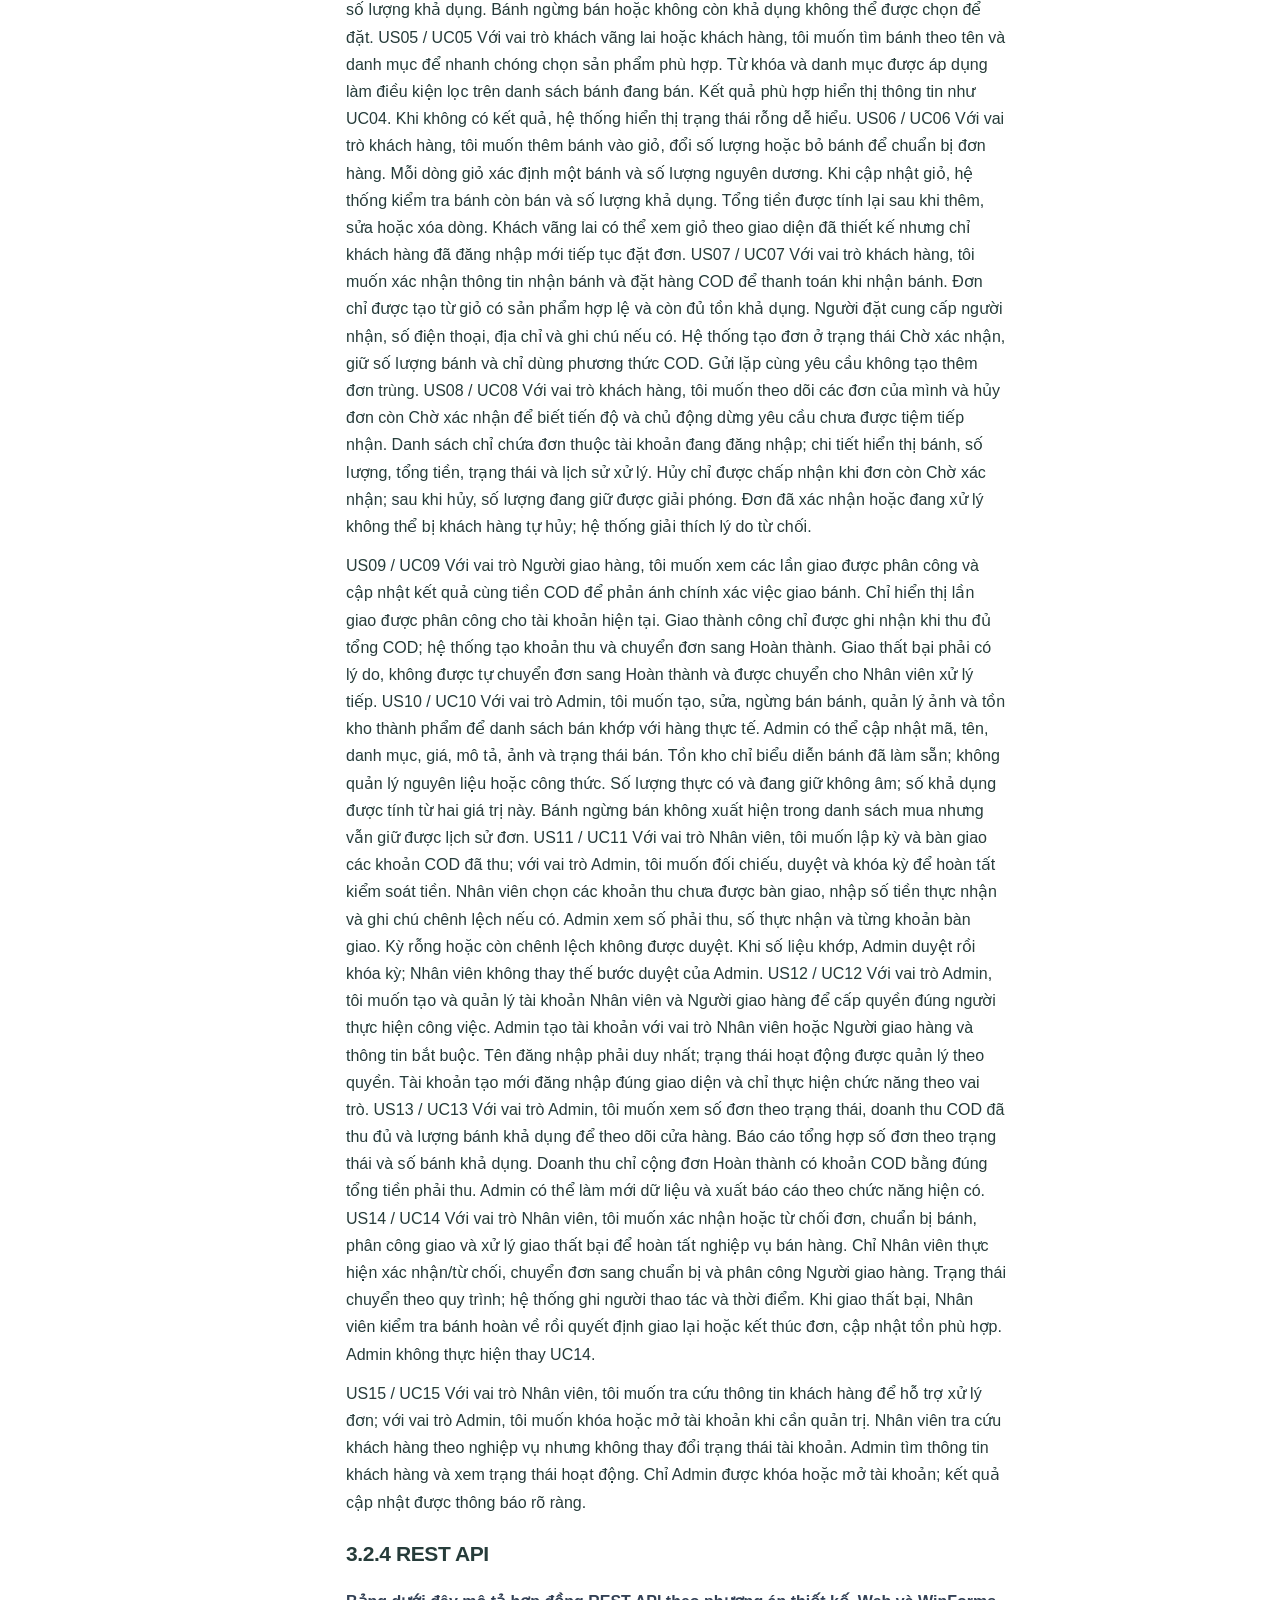
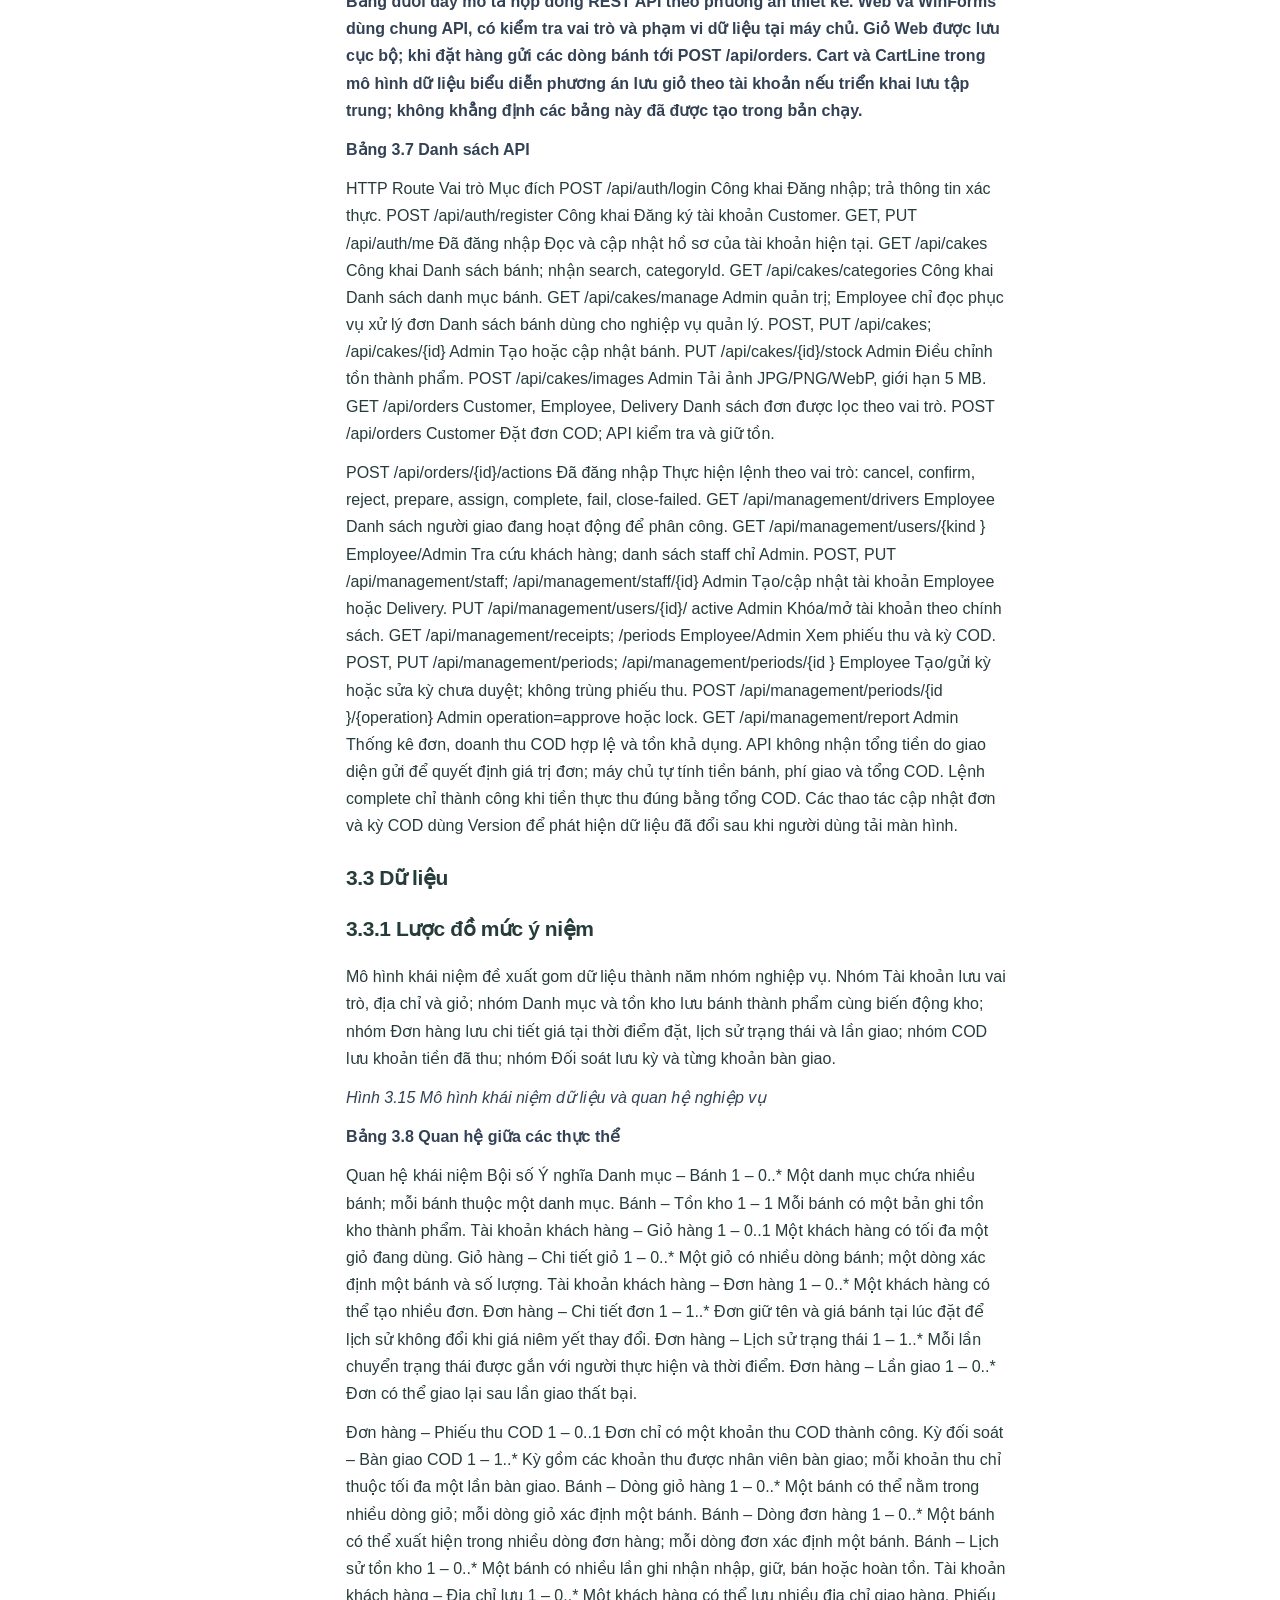
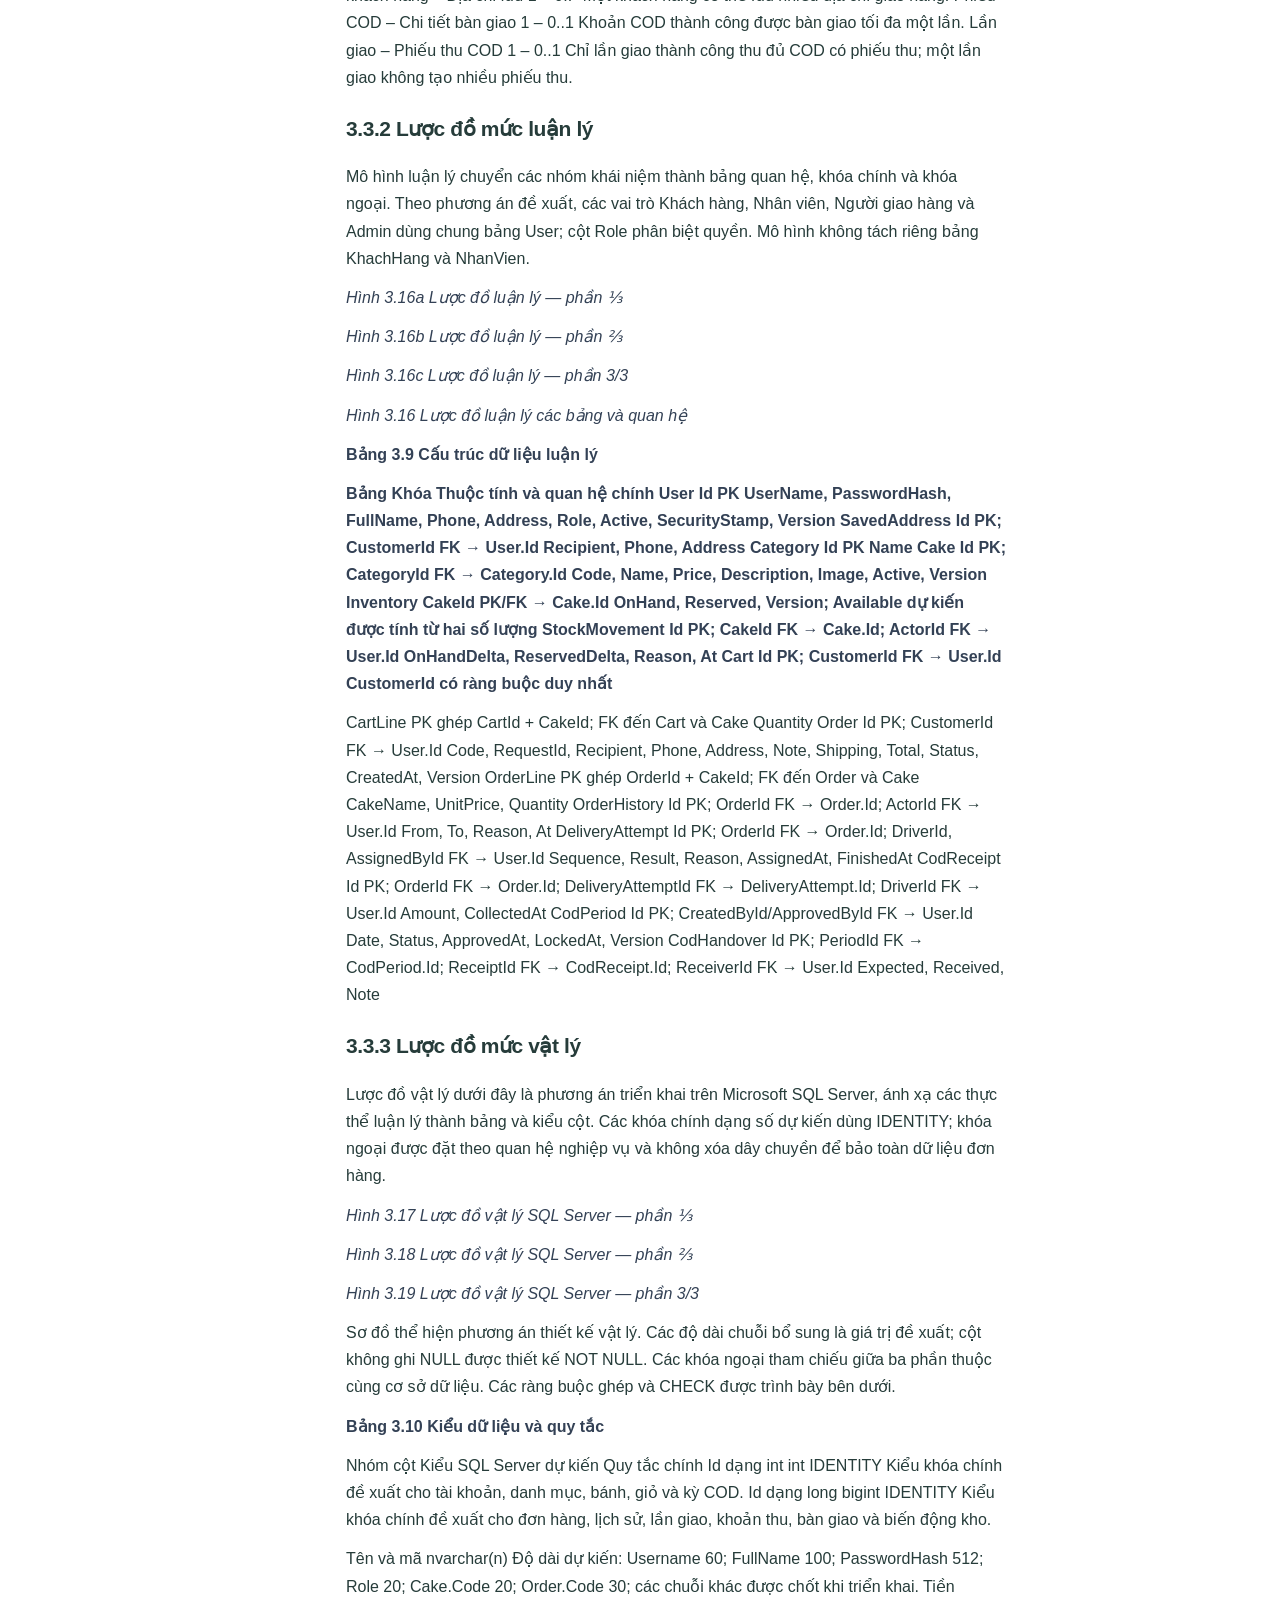
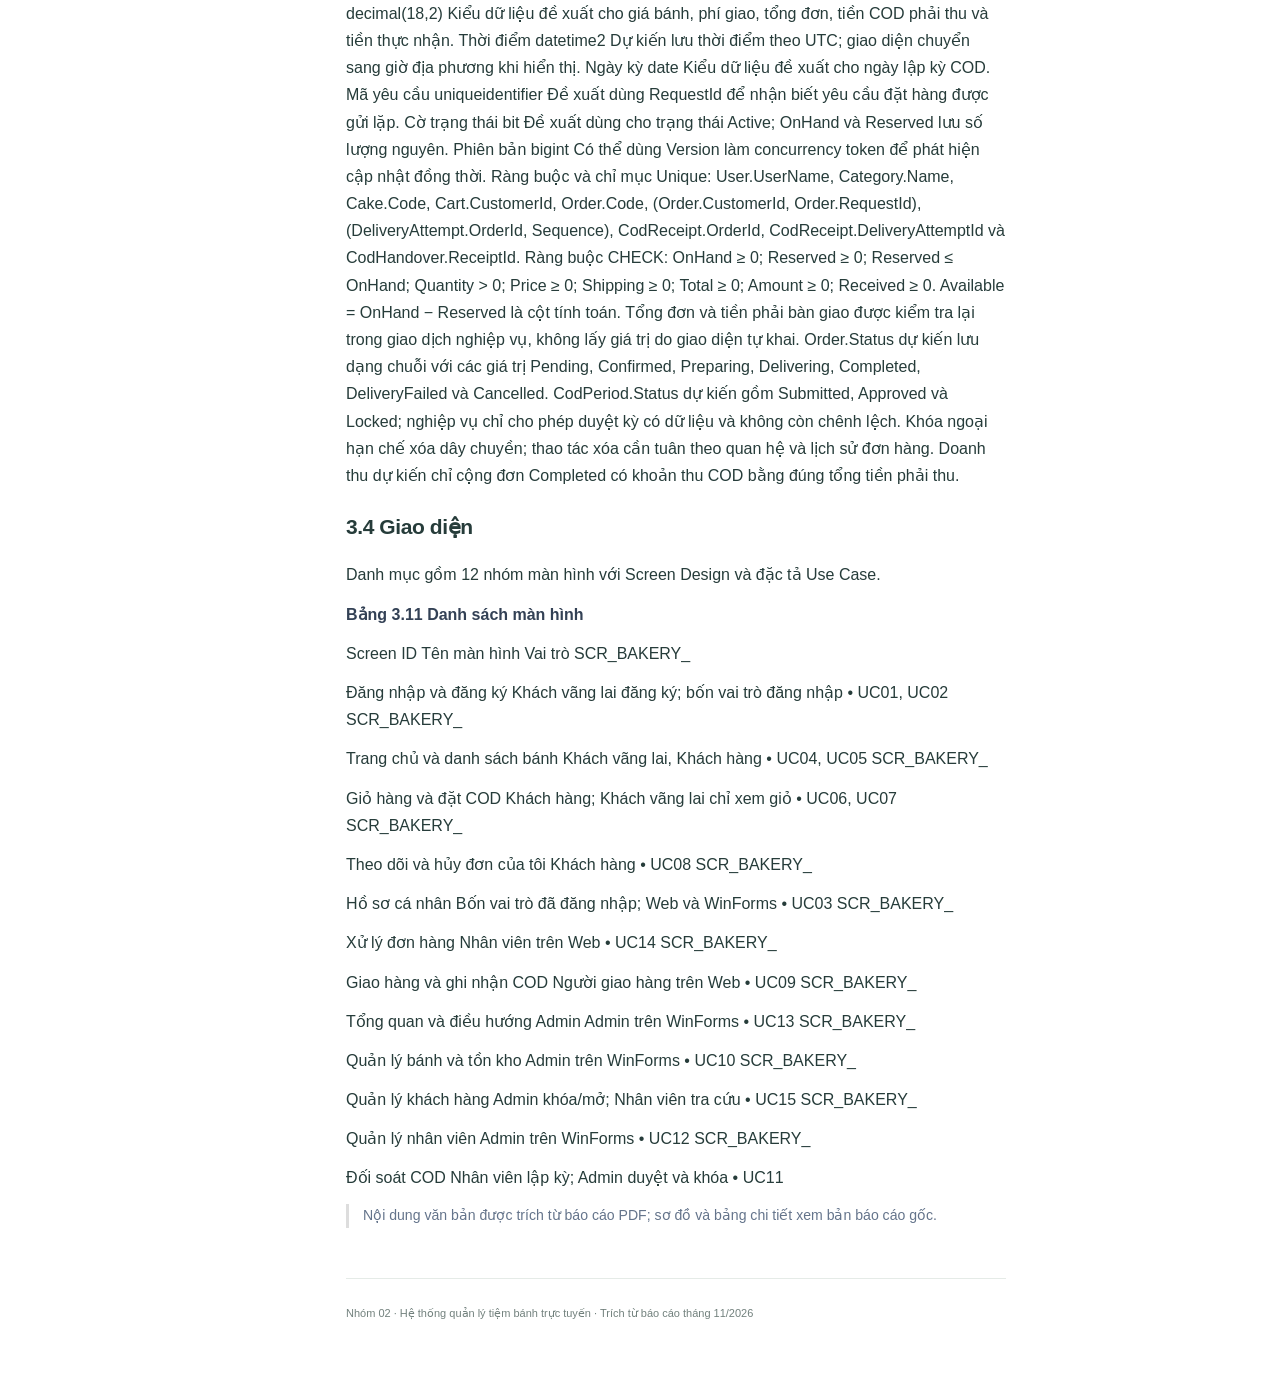
<file: github-web/model-microservices.html>
<!doctype html><html lang="vi"><head><meta charset="utf-8"><meta name="viewport" content="width=device-width, initial-scale=1"><meta name="description" content="Báo cáo hệ thống quản lý tiệm bánh trực tuyến - Nhóm 02 - Đại học Sài Gòn"><title>Phân tích hệ thống | Bakery Docs</title><link rel="stylesheet" href="assets/style.css"><style>body{line-height:1.7} main#content{max-width:900px} .navlink{display:block;padding:8px 12px;text-decoration:none}.source-note{color:#64748b;border-left:3px solid #ddd;padding-left:14px;font-size:.88rem}.figure{color:#334155}main p{margin:12px 0} h2{margin-top:32px}h3{margin-top:24px} .custom-nav{padding:14px} @media print{.custom-nav,header{display:none}}</style></head><body><header><a class="brand" href="index.html"><b>B</b> Bakery <span>Docs</span></a><span class="header-label">HỆ THỐNG QUẢN LÝ TIỆM BÁNH</span></header><aside id="sidebar" class="custom-nav"><div class="side-label">NHÓM 02 · TÀI LIỆU DỰ ÁN</div><a class="navlink" href="index.html">Tổng quan và công nghệ</a><a class="navlink" href="model-microservices.html">Phân tích hệ thống</a><a class="navlink" href="design-microservices.html">Thiết kế kiến trúc</a><a class="navlink" href="development.html">Triển khai và kiểm thử</a><div class="side-foot">Ngôn ngữ lập trình C#<br>Đại học Sài Gòn<br>GV: Đỗ Như Tài</div></aside><main id="content"><div class="breadcrumb">Tài liệu / Phân tích hệ thống</div><h1>Phân tích hệ thống</h1><p class="structure-note">Báo cáo cuối kỳ C# · Nhóm 02 · ASP.NET Core .NET 9, EF Core 9 Code First, SQL Server, Docker Compose và WinForms. Kiến trúc một API phân lớp, không phải các microservice độc lập.</p><h2>Chương 3: Phân tích hệ thống</h2><p>Kiến trúc được mô hình hóa theo C4 với bốn mức: System Context, Container, Component và Code. Mô hình tổng quát tại Chương 3 xác định ranh giới và quan hệ nghiệp vụ; Chương 4 chi tiết hóa các quyết định kiến trúc và ánh xạ sang môi trường Docker. Container trong C4 biểu diễn ứng dụng hoặc kho dữ liệu; Application và Domain là các thư viện nằm trong API.</p><p class="figure"><em>Hình 3.2 C4 mức 2 - Container đề xuất</em></p><p>Web dự kiến phục vụ Khách hàng, Nhân viên và Người giao hàng. JavaScript gửi request JSON tới API; ứng dụng WinForms của Admin cũng gọi API qua HTTP. API truy cập SQL Server thông qua Entity Framework Core. Cổng thanh toán và dịch vụ vận chuyển bên ngoài không thuộc phạm vi nghiệp vụ đã xác định.</p><p class="figure"><em>Hình 3.3 C4 mức 3 - Các component dự kiến trong API</em></p><p>Theo cấu trúc đề xuất, request đi qua thành phần xác thực JWT và kiểm tra quyền trước khi tới Controller. Controller chuyển yêu cầu cho Application services; các dịch vụ phối hợp với Domain và store abstraction. Persistence adapter dự kiến hiện thực store abstraction, dùng BakeryDbContext và Entity Framework Core để truy cập SQL Server.</p><h3>3.1.3 Tác nhân và trách nhiệm</h3><p class="figure"><strong>Bảng 3.1 Tác nhân và trách nhiệm</strong></p><p>Tác nhân Trách nhiệm trong nghiệp vụ Khách hàng Tạo tài khoản; xem/tìm bánh; thêm bánh vào giỏ; đặt đơn COD; theo dõi đơn và hủy khi đơn còn Chờ xác nhận; cập nhật hồ sơ. Nhân viên Tra cứu khách hàng theo nghiệp vụ; xác nhận hoặc từ chối đơn; chuyển sang chuẩn bị; phân công người giao; kiểm tra đơn giao thất bại; lập kỳ bàn giao COD. Người giao hàng Nhận đơn được phân công; giao bánh; báo giao thành công hoặc thất bại; thu đủ tiền COD khi giao thành công. Admin Quản lý bánh và tồn kho; khóa/mở khách hàng; quản lý tài khoản nhân viên và người giao; xem báo cáo; duyệt và khóa kỳ COD. Khách vãng lai Xem/tìm bánh, xem giỏ và đăng ký tài khoản Khách hàng; không đặt COD khi chưa đăng nhập.</p><h3>3.1.4 Quy trình đặt và xử lý đơn</h3><p>Khách chọn bánh và số lượng, sau đó gửi đơn COD. API kiểm tra bánh còn bán và số lượng khả dụng, giữ số bánh cho đơn và tạo đơn ở trạng thái Chờ xác nhận. Nhân viên xác nhận đơn, chuyển sang Đã xác nhận rồi Đang chuẩn bị. Khi đơn sẵn sàng, Nhân viên phân công Người giao hàng và hệ thống chuyển sang Đang giao.</p><p class="figure"><em>Hình 3.4 Luồng chính dự kiến của đơn hàng</em></p><p>Nếu giao thành công, Người giao hàng thu đủ tổng COD; hệ thống ghi nhận khoản thu, giảm số bánh thực có và chuyển đơn sang Hoàn thành. Nếu giao thất bại, Người giao hàng nhập lý do và đơn chuyển sang Giao thất bại. Nhân viên kiểm tra bánh hoàn về, sau đó có thể phân công giao lại hoặc kết thúc đơn; tồn kho được giải phóng hoặc giảm theo tình trạng bánh.</p><h3>3.1.5 Quy trình đối soát COD</h3><p>Mỗi đơn chỉ được ghi nhận hoàn thành khi số tiền thu bằng tổng COD của đơn. Nhân viên chọn các khoản thu chưa bàn giao, lập kỳ và ghi số tiền thực nhận. Nếu có chênh lệch, Nhân viên phải ghi chú. Admin chỉ duyệt kỳ khi kỳ có dữ liệu và mọi khoản đều khớp số phải thu; sau duyệt, Admin khóa kỳ để kết thúc đối soát.</p><p class="figure"><em>Hình 3.5 Luồng bàn giao và đối soát COD dự kiến</em></p><h3>3.1.6 Quy tắc nghiệp vụ</h3><p>OnHand là tồn ghi sổ, bao gồm bánh đang giữ hoặc đang giao đến khi kết thúc đơn. Reserved là lượng đang giữ cho các đơn chưa kết thúc. Đặt đơn: Reserved tăng; giao thành công và thu đủ COD: OnHand và Reserved cùng giảm; hủy trước xác nhận: chỉ Reserved giảm. Giao thất bại chưa tự giải phóng tồn; Nhân viên phải xác nhận bánh hoàn và khả năng bán lại trước khi kết thúc. Mọi cập nhật liên quan được ghi trong cùng giao dịch. - Tồn khả dụng được tính bằng số lượng thực có trừ số lượng đang giữ; số khả dụng không được âm. - Khách hàng chỉ hủy đơn khi đơn ở trạng thái Chờ xác nhận. Khi hủy, số lượng đang giữ được giải phóng. - Nhân viên là vai trò xử lý đơn và phân công giao; Admin không thay thế Nhân viên ở UC14. - Người giao hàng chỉ cập nhật lần giao được phân công cho chính mình. - Đơn chỉ hoàn thành khi Người giao hàng thu đủ tổng COD. Giao thất bại không tự động  chuyển thành hoàn thành. - Nhân viên lập kỳ COD; Admin duyệt và khóa kỳ. Kỳ còn chênh lệch không được duyệt. - Báo cáo doanh thu chỉ cộng đơn Hoàn thành đã thu đủ COD. - Admin quản lý bánh thành phẩm; hệ thống không lưu kho nguyên liệu hoặc công thức bánh.</p><h3>3.1.7 Event Storming: lệnh và sự kiện</h3><p>Event Storming được dùng ở đây để nhận diện lệnh làm thay đổi nghiệp vụ và sự kiện ghi nhận kết quả sau khi xử lý thành công. Đây là mô hình phân tích, không khẳng định hệ thống dùng message broker hoặc triển khai microservices. Các thao tác đọc như xem danh sách, tìm bánh và xem báo cáo là truy vấn, không phải sự kiện nghiệp vụ.</p><p class="figure"><strong>Bảng 3.2 Lệnh và sự kiện nghiệp vụ</strong></p><p>Lệnh nghiệp vụ Vai trò Sự kiện sau khi xử lý Phạm vi Khách hàng đặt đơn COD Customer OrderPlaced; StockReserved Đơn hàng; Tồn kho Khách hàng hủy đơn Chờ xác nhận Customer OrderCancelled; StockReleased Đơn hàng; Tồn kho Nhân viên xác nhận đơn Employee OrderConfirmed Đơn hàng Nhân viên từ chối đơn còn chờ Employee OrderRejected; StockReleased Đơn hàng; Tồn kho Nhân viên bắt đầu chuẩn bị Employee OrderPreparationStarted Đơn hàng Nhân viên phân công hoặc giao lại Employee DeliveryAssigned Đơn hàng; Giao hàng Người giao ghi nhận giao thành công và đủ COD Delivery DeliveryCompleted; CodReceiptRecorded; StockConsumed Giao hàng; COD; Tồn kho Người giao ghi nhận giao thất bại Delivery DeliveryFailed Giao hàng Nhân viên kiểm tra bánh hoàn và kết thúc đơn Employee FailedDeliveryClosed; StockReleased hoặc StockConsumed Đơn hàng; Tồn kho Admin tạo/sửa bánh hoặc điều chỉnh tồn Admin CakeCreated/CakeUpdated; StockAdjusted Danh mục; Tồn kho Nhân viên gửi kỳ bàn giao COD Employee CodHandoverSubmitted Đối soát COD Admin duyệt rồi khóa kỳ hợp lệ Admin CodHandoverApproved; CodHandoverLocked Đối soát COD</p><p class="figure"><em>Hình 3.6 Event Storming các luồng nghiệp vụ đặc trưng</em></p><h3>3.1.8 Ánh xạ vai trò, lệnh và sự kiện</h3><p class="figure"><strong>Bảng 3.3 Ánh xạ vai trò lệnh và kết quả</strong></p><p>Vai trò Lệnh được phép Kết quả nghiệp vụ Khách hàng Cập nhật hồ sơ, đặt COD, hủy đơn còn Chờ xác nhận Tài khoản được tạo/cập nhật; đơn được đặt hoặc hủy; tồn được giữ/giải phóng Nhân viên Xác nhận/từ chối, chuẩn bị, phân công/giao lại, đóng đơn giao thất bại, gửi kỳ COD Trạng thái đơn thay đổi; lần giao được tạo; khoản COD được đưa vào kỳ bàn giao Người giao hàng Ghi kết quả lần giao được phân công và số tiền thu Lần giao thành công/thất bại; phiếu thu COD chỉ được tạo khi thu đủ Admin Quản lý bánh/tồn, tài khoản nhân viên, khóa/mở khách hàng, duyệt/khóa kỳ COD, xem báo cáo Thông tin bánh/tồn và quyền tài khoản được cập nhật; kỳ đối soát được duyệt/khóa Hệ thống Kiểm tra quyền, trạng thái, khả dụng và phiên bản dữ liệu Từ chối lệnh không hợp lệ; ghi lịch sử; cập nhật tồn cùng giao dịch nghiệp vụ Khách vãng lai Đăng ký tài khoản Khách hàng Tài khoản Khách hàng hợp lệ được tạo; xem/tìm bánh là truy vấn.</p><p>Sơ đồ dưới đây nhóm các lệnh theo vai trò khởi phát và sự kiện được ghi nhận sau khi xử lý.</p><p class="figure"><em>Hình 3.7 Ánh xạ vai trò, lệnh và sự kiện nghiệp vụ</em></p><h3>3.1.9 Bounded Context theo trách nhiệm nghiệp vụ</h3><p>Các Bounded Context là ranh giới logic để phân chia ngôn ngữ và trách nhiệm trong một hệ thống. Chúng được thiết kế trong cùng API và dùng SQL Server chung, không tương ứng với các microservice triển khai độc lập.</p><p class="figure"><strong>Bảng 3.4 Các ranh giới nghiệp vụ</strong></p><p>Bounded Context Trách nhiệm và dữ liệu chính Thành phần code liên quan Tài khoản và phân quyền User, hồ sơ, đăng nhập, vai trò, trạng thái hoạt động AccountService; AuthController; ManagementController Danh mục và tồn bánh thành phẩm Cake, Category, Inventory, StockMovement; giá, trạng thái bán, giữ/nhả/trừ tồn CatalogService; CakesController Đơn hàng Order, OrderLine, OrderHistory; tạo đơn, chuyển trạng thái, kiểm tra phiên bản OrderService; OrdersController Giao hàng DeliveryAttempt; phân công người giao, ghi kết quả, giao lại OrderService; OrdersController COD và báo cáo CodReceipt, CodPeriod, CodHandover; gửi/duyệt/khóa kỳ và tổng hợp CodService; ManagementController</p><p class="figure"><em>Hình 3.8 Các Bounded Context hình thành từ nghiệp vụ</em></p><h3>3.1.10 Context Map</h3><p>Context Map thể hiện các điểm trao đổi dữ liệu giữa những ranh giới logic. API gọi các dịch vụ nghiệp vụ trong cùng tiến trình; các cập nhật đơn và tồn được lưu theo giao dịch. Sơ đồ không mô tả hàng đợi, sự kiện tích hợp bất đồng bộ hay dịch vụ bên ngoài.</p><p class="figure"><em>Hình 3.9 Context Map logic của hệ thống tiệm bánh</em></p><h3>3.2 Chức năng</h3><h3>3.2.1 Danh sách Use Case</h3><p class="figure"><strong>Bảng 3.5 Danh sách Use Case</strong></p><p>Mã Use Case Tác nhân Kết quả chính UC01 Đăng nhập Khách hàng, Nhân viên, Người giao hàng, Admin Xác thực tài khoản và điều hướng theo vai trò. UC02 Đăng ký Khách vãng lai Tạo tài khoản khách hàng; không có đăng ký công khai cho Admin, Nhân viên hoặc Người giao hàng. UC03 Quản lý hồ sơ cá nhân Người dùng đã đăng nhập Xem và cập nhật thông tin hồ sơ theo quyền. UC04 Xem danh sách bánh Khách vãng lai, Khách hàng Xem bánh đang bán, giá, ảnh, danh mục và tình trạng khả dụng. UC05 Tìm kiếm bánh Khách vãng lai, Khách hàng Tìm bánh theo từ khóa và tiêu chí trên giao diện. UC06 Quản lý giỏ hàng Khách hàng; khách vãng lai được xem giỏ Thêm bánh, sửa số lượng và bỏ bánh khỏi giỏ. UC07 Đặt hàng COD Khách hàng Tạo đơn từ giỏ; xác nhận người nhận, địa chỉ, số điện thoại và ghi chú. UC08 Theo dõi đơn hàng Khách hàng Xem các đơn của mình và trạng thái hiện tại; hủy đơn khi còn Chờ xác nhận. UC09 Giao hàng và ghi nhận COD Người giao hàng Cập nhật kết quả giao; thu đủ COD khi giao thành công. UC10 Quản lý bánh và tồn kho Admin Thêm/sửa/ngừng bán bánh, quản lý ảnh và số lượng bánh thành phẩm. UC11 Đối soát COD Nhân viên, Admin Nhân viên lập kỳ bàn giao; Admin kiểm tra, duyệt và khóa kỳ. UC12 Quản lý nhân viên Admin Tạo và quản lý tài khoản Nhân viên, Người giao hàng. UC13 Báo cáo thống kê Admin Xem số đơn theo trạng thái, doanh thu COD đã thu đủ và bánh khả dụng. UC14 Quản lý đơn hàng Nhân viên Xác nhận/từ chối, chuyển sang chuẩn bị, phân công giao, xử lý giao thất bại. UC15 Quản lý khách hàng Admin; Nhân viên tra cứu theo nghiệp vụ Tra cứu thông tin; Admin khóa hoặc mở tài khoản theo nghiệp vụ.</p><h3>3.2.2 Mối quan hệ và phân quyền</h3><p>Quy tắc biểu diễn và phạm vi sơ đồ Để đảm bảo tính trực quan và dễ theo dõi, sơ đồ Use Case tổng thể của hệ thống (bao gồm đầy đủ 15 chức năng từ UC01 đến UC15) được tách thành ba sơ đồ con theo từng phân hệ nghiệp vụ: Tài khoản, Mua bánh, và Vận hành và quản trị. Trong toàn bộ bộ sơ đồ, các tác nhân trùng tên xuất hiện ở các sơ đồ thành phần đều đại diện cho cùng một vai trò duy nhất trong hệ thống. Đường liên kết giữa tác nhân và Use Case được biểu diễn bằng đường thẳng không mũi tên nhằm thể hiện mối quan hệ tương tác hai chiều. Phạm vi mô hình hóa bám sát tuyệt đối danh sách đặc tả chính thức, không bổ sung các chức năng phụ trợ ngoài phạm vi như ghi nhật ký hệ thống hay giao diện xem đơn hàng chỉ đọc dành cho Admin. Chi tiết phân quyền theo nhóm tác nhân 1. Nhóm tác nhân mua hàng (Khách vãng lai và Khách hàng) Khách vãng lai: Được phép truy cập tự do các chức năng cơ bản gồm xem danh sách bánh (UC04), tìm kiếm bánh (UC05), xem thông tin giỏ hàng ở chế độ chỉ đọc (UC06 – chỉ xem) và đăng ký tài khoản mới (UC02). Mọi thao tác chỉnh sửa giỏ hàng hoặc tạo đơn thanh toán khi nhận hàng (COD) đều yêu cầu người dùng phải đăng nhập với tư cách Khách hàng. Khách hàng: Sau khi xác thực qua chức năng đăng nhập (UC01), khách hàng có toàn quyền quản lý hồ sơ cá nhân (UC03), thao tác đầy đủ trên giỏ hàng (UC06), đặt hàng COD (UC07) và theo dõi tiến độ đơn hàng (UC08). Trong đó, UC08 (Theo dõi đơn hàng) bao gồm nhánh nghiệp vụ cho phép khách hàng hủy đơn khi đơn vẫn đang ở trạng thái Chờ xác nhận. Điều kiện hủy được kiểm tra chặt chẽ ở tầng xử lý nghiệp vụ nhằm ngăn chặn việc hủy đối với các đơn đã được xác nhận hoặc đang trong quá trình xử lý. 2. Nhóm tác nhân vận hành và quản trị (Người giao hàng, Nhân viên và Admin) Bên cạnh hai chức năng dùng chung là đăng nhập (UC01) và quản lý hồ sơ cá nhân (UC03), các tác nhân nội bộ được phân tách trách nhiệm rõ ràng theo từng khâu nghiệp vụ: Người giao hàng: Đảm nhận khâu giao nhận thực tế và cập nhật trạng thái thu tiền hộ thông qua UC09 (Giao hàng và ghi nhận COD). Nhân viên: Chịu trách nhiệm xử lý nghiệp vụ hằng ngày, trực tiếp thực hiện UC14 (Quản lý đơn hàng). Đối với các chức năng phối hợp đa vai trò, nhân viên được giới hạn phạm vi thao tác cụ thể: chỉ thực hiện tra cứu thông tin khách hàng ở UC15 (Quản lý khách hàng) và đảm nhận bước lập kỳ đối soát tại UC11 (Đối soát COD). Quản trị viên (Admin): Nắm giữ quyền quản trị tổng thể và phê duyệt cấp cao. Admin độc quyền thực hiện quản lý danh mục bánh và số lượng tồn kho (UC10), quản lý tài khoản nhân viên (UC12) và khai thác UC13 (Báo cáo thống kê). Đồng thời, tại các Use Case dùng chung với nhân viên, Admin giữ quyền kiểm soát cuối cùng: thực hiện thao tác khóa hoặc mở khóa tài khoản khách hàng (UC15) và kiểm tra, duyệt, khóa sổ kỳ đối soát tiền thu hộ (UC11).</p><p class="figure"><em>Hình 3.14a Use Case — Tài khoản</em></p><p class="figure"><em>Hình 3.14b Use Case — Mua bánh</em></p><p class="figure"><em>Hình 3.14c Use Case — Vận hành và quản trị</em></p><p class="figure"><em>Hình 3.14 Sơ đồ Use Case tổng quát UC01–UC15</em></p><h3>3.2.3 User Story</h3><p class="figure"><strong>Bảng 3.6 User Story và tiêu chí chấp nhận</strong></p><p>Mã User Story (vai trò, mục tiêu, giá trị) Tiêu chí chấp nhận US01 / UC01 Với vai trò người dùng có tài khoản, tôi muốn đăng nhập để sử dụng đúng chức năng theo vai trò của mình. Tên đăng nhập và mật khẩu phải được nhập. Tài khoản hợp lệ, đang hoạt động được xác thực và nhận quyền theo vai trò. Tài khoản sai, bị khóa hoặc phiên bị thu hồi không được truy cập.</p><p>US02 / UC02 Là khách vãng lai, tôi muốn đăng ký tài khoản khách hàng để đặt bánh và theo dõi đơn của mình. Hệ thống kiểm tra trường bắt buộc và định dạng dữ liệu. Tên đăng nhập không được trùng tài khoản hiện có. Tài khoản đăng ký mới có vai trò Khách hàng; không cho đăng ký công khai vai trò Admin, Nhân viên hoặc Người giao hàng. US03 / UC03 Với vai trò người dùng đã đăng nhập, tôi muốn xem và cập nhật hồ sơ để thông tin liên hệ phục vụ việc giao bánh được chính xác. Người dùng chỉ xem và sửa hồ sơ của chính mình. Họ tên, số điện thoại và địa chỉ được kiểm tra trước khi lưu. Sau khi lưu, giao diện hiển thị thông tin mới hoặc thông báo lỗi cụ thể. US04 / UC04 Với vai trò khách vãng lai hoặc khách hàng, tôi muốn xem danh sách bánh đang bán để biết lựa chọn, giá và khả năng còn hàng. Danh sách chỉ hiển thị bánh đang hoạt động. Mỗi bánh hiển thị tên, ảnh, danh mục, giá và số lượng khả dụng. Bánh ngừng bán hoặc không còn khả dụng không thể được chọn để đặt. US05 / UC05 Với vai trò khách vãng lai hoặc khách hàng, tôi muốn tìm bánh theo tên và danh mục để nhanh chóng chọn sản phẩm phù hợp. Từ khóa và danh mục được áp dụng làm điều kiện lọc trên danh sách bánh đang bán. Kết quả phù hợp hiển thị thông tin như UC04. Khi không có kết quả, hệ thống hiển thị trạng thái rỗng dễ hiểu. US06 / UC06 Với vai trò khách hàng, tôi muốn thêm bánh vào giỏ, đổi số lượng hoặc bỏ bánh để chuẩn bị đơn hàng. Mỗi dòng giỏ xác định một bánh và số lượng nguyên dương. Khi cập nhật giỏ, hệ thống kiểm tra bánh còn bán và số lượng khả dụng. Tổng tiền được tính lại sau khi thêm, sửa hoặc xóa dòng. Khách vãng lai có thể xem giỏ theo giao diện đã thiết kế nhưng chỉ khách hàng đã đăng nhập mới tiếp tục đặt đơn. US07 / UC07 Với vai trò khách hàng, tôi muốn xác nhận thông tin nhận bánh và đặt hàng COD để thanh toán khi nhận bánh. Đơn chỉ được tạo từ giỏ có sản phẩm hợp lệ và còn đủ tồn khả dụng. Người đặt cung cấp người nhận, số điện thoại, địa chỉ và ghi chú nếu có. Hệ thống tạo đơn ở trạng thái Chờ xác nhận, giữ số lượng bánh và chỉ dùng phương thức COD. Gửi lặp cùng yêu cầu không tạo thêm đơn trùng. US08 / UC08 Với vai trò khách hàng, tôi muốn theo dõi các đơn của mình và hủy đơn còn Chờ xác nhận để biết tiến độ và chủ động dừng yêu cầu chưa được tiệm tiếp nhận. Danh sách chỉ chứa đơn thuộc tài khoản đang đăng nhập; chi tiết hiển thị bánh, số lượng, tổng tiền, trạng thái và lịch sử xử lý. Hủy chỉ được chấp nhận khi đơn còn Chờ xác nhận; sau khi hủy, số lượng đang giữ được giải phóng. Đơn đã xác nhận hoặc đang xử lý không thể bị khách hàng tự hủy; hệ thống giải thích lý do từ chối.</p><p>US09 / UC09 Với vai trò Người giao hàng, tôi muốn xem các lần giao được phân công và cập nhật kết quả cùng tiền COD để phản ánh chính xác việc giao bánh. Chỉ hiển thị lần giao được phân công cho tài khoản hiện tại. Giao thành công chỉ được ghi nhận khi thu đủ tổng COD; hệ thống tạo khoản thu và chuyển đơn sang Hoàn thành. Giao thất bại phải có lý do, không được tự chuyển đơn sang Hoàn thành và được chuyển cho Nhân viên xử lý tiếp. US10 / UC10 Với vai trò Admin, tôi muốn tạo, sửa, ngừng bán bánh, quản lý ảnh và tồn kho thành phẩm để danh sách bán khớp với hàng thực tế. Admin có thể cập nhật mã, tên, danh mục, giá, mô tả, ảnh và trạng thái bán. Tồn kho chỉ biểu diễn bánh đã làm sẵn; không quản lý nguyên liệu hoặc công thức. Số lượng thực có và đang giữ không âm; số khả dụng được tính từ hai giá trị này. Bánh ngừng bán không xuất hiện trong danh sách mua nhưng vẫn giữ được lịch sử đơn. US11 / UC11 Với vai trò Nhân viên, tôi muốn lập kỳ và bàn giao các khoản COD đã thu; với vai trò Admin, tôi muốn đối chiếu, duyệt và khóa kỳ để hoàn tất kiểm soát tiền. Nhân viên chọn các khoản thu chưa được bàn giao, nhập số tiền thực nhận và ghi chú chênh lệch nếu có. Admin xem số phải thu, số thực nhận và từng khoản bàn giao. Kỳ rỗng hoặc còn chênh lệch không được duyệt. Khi số liệu khớp, Admin duyệt rồi khóa kỳ; Nhân viên không thay thế bước duyệt của Admin. US12 / UC12 Với vai trò Admin, tôi muốn tạo và quản lý tài khoản Nhân viên và Người giao hàng để cấp quyền đúng người thực hiện công việc. Admin tạo tài khoản với vai trò Nhân viên hoặc Người giao hàng và thông tin bắt buộc. Tên đăng nhập phải duy nhất; trạng thái hoạt động được quản lý theo quyền. Tài khoản tạo mới đăng nhập đúng giao diện và chỉ thực hiện chức năng theo vai trò. US13 / UC13 Với vai trò Admin, tôi muốn xem số đơn theo trạng thái, doanh thu COD đã thu đủ và lượng bánh khả dụng để theo dõi cửa hàng. Báo cáo tổng hợp số đơn theo trạng thái và số bánh khả dụng. Doanh thu chỉ cộng đơn Hoàn thành có khoản COD bằng đúng tổng tiền phải thu. Admin có thể làm mới dữ liệu và xuất báo cáo theo chức năng hiện có. US14 / UC14 Với vai trò Nhân viên, tôi muốn xác nhận hoặc từ chối đơn, chuẩn bị bánh, phân công giao và xử lý giao thất bại để hoàn tất nghiệp vụ bán hàng. Chỉ Nhân viên thực hiện xác nhận/từ chối, chuyển đơn sang chuẩn bị và phân công Người giao hàng. Trạng thái chuyển theo quy trình; hệ thống ghi người thao tác và thời điểm. Khi giao thất bại, Nhân viên kiểm tra bánh hoàn về rồi quyết định giao lại hoặc kết thúc đơn, cập nhật tồn phù hợp. Admin không thực hiện thay UC14.</p><p>US15 / UC15 Với vai trò Nhân viên, tôi muốn tra cứu thông tin khách hàng để hỗ trợ xử lý đơn; với vai trò Admin, tôi muốn khóa hoặc mở tài khoản khi cần quản trị. Nhân viên tra cứu khách hàng theo nghiệp vụ nhưng không thay đổi trạng thái tài khoản. Admin tìm thông tin khách hàng và xem trạng thái hoạt động. Chỉ Admin được khóa hoặc mở tài khoản; kết quả cập nhật được thông báo rõ ràng.</p><h3>3.2.4 REST API</h3><p class="figure"><strong>Bảng dưới đây mô tả hợp đồng REST API theo phương án thiết kế. Web và WinForms dùng chung API, có kiểm tra vai trò và phạm vi dữ liệu tại máy chủ. Giỏ Web được lưu cục bộ; khi đặt hàng gửi các dòng bánh tới POST /api/orders. Cart và CartLine trong mô hình dữ liệu biểu diễn phương án lưu giỏ theo tài khoản nếu triển khai lưu tập trung; không khẳng định các bảng này đã được tạo trong bản chạy.</strong></p><p class="figure"><strong>Bảng 3.7 Danh sách API</strong></p><p>HTTP Route Vai trò Mục đích POST /api/auth/login Công khai Đăng nhập; trả thông tin xác thực. POST /api/auth/register Công khai Đăng ký tài khoản Customer. GET, PUT /api/auth/me Đã đăng nhập Đọc và cập nhật hồ sơ của tài khoản hiện tại. GET /api/cakes Công khai Danh sách bánh; nhận search, categoryId. GET /api/cakes/categories Công khai Danh sách danh mục bánh. GET /api/cakes/manage Admin quản trị; Employee chỉ đọc phục vụ xử lý đơn Danh sách bánh dùng cho nghiệp vụ quản lý. POST, PUT /api/cakes; /api/cakes/{id} Admin Tạo hoặc cập nhật bánh. PUT /api/cakes/{id}/stock Admin Điều chỉnh tồn thành phẩm. POST /api/cakes/images Admin Tải ảnh JPG/PNG/WebP, giới hạn 5 MB. GET /api/orders Customer, Employee, Delivery Danh sách đơn được lọc theo vai trò. POST /api/orders Customer Đặt đơn COD; API kiểm tra và giữ tồn.</p><p>POST /api/orders/{id}/actions Đã đăng nhập Thực hiện lệnh theo vai trò: cancel, confirm, reject, prepare, assign, complete, fail, close-failed. GET /api/management/drivers Employee Danh sách người giao đang hoạt động để phân công. GET /api/management/users/{kind } Employee/Admin Tra cứu khách hàng; danh sách staff chỉ Admin. POST, PUT /api/management/staff; /api/management/staff/{id} Admin Tạo/cập nhật tài khoản Employee hoặc Delivery. PUT /api/management/users/{id}/ active Admin Khóa/mở tài khoản theo chính sách. GET /api/management/receipts; /periods Employee/Admin Xem phiếu thu và kỳ COD. POST, PUT /api/management/periods; /api/management/periods/{id } Employee Tạo/gửi kỳ hoặc sửa kỳ chưa duyệt; không trùng phiếu thu. POST /api/management/periods/{id }/{operation} Admin operation=approve hoặc lock. GET /api/management/report Admin Thống kê đơn, doanh thu COD hợp lệ và tồn khả dụng. API không nhận tổng tiền do giao diện gửi để quyết định giá trị đơn; máy chủ tự tính tiền bánh, phí giao và tổng COD. Lệnh complete chỉ thành công khi tiền thực thu đúng bằng tổng COD. Các thao tác cập nhật đơn và kỳ COD dùng Version để phát hiện dữ liệu đã đổi sau khi người dùng tải màn hình.</p><h3>3.3 Dữ liệu</h3><h3>3.3.1 Lược đồ mức ý niệm</h3><p>Mô hình khái niệm đề xuất gom dữ liệu thành năm nhóm nghiệp vụ. Nhóm Tài khoản lưu vai trò, địa chỉ và giỏ; nhóm Danh mục và tồn kho lưu bánh thành phẩm cùng biến động kho; nhóm Đơn hàng lưu chi tiết giá tại thời điểm đặt, lịch sử trạng thái và lần giao; nhóm COD lưu khoản tiền đã thu; nhóm Đối soát lưu kỳ và từng khoản bàn giao.</p><p class="figure"><em>Hình 3.15 Mô hình khái niệm dữ liệu và quan hệ nghiệp vụ</em></p><p class="figure"><strong>Bảng 3.8 Quan hệ giữa các thực thể</strong></p><p>Quan hệ khái niệm Bội số Ý nghĩa Danh mục – Bánh 1 – 0..* Một danh mục chứa nhiều bánh; mỗi bánh thuộc một danh mục. Bánh – Tồn kho 1 – 1 Mỗi bánh có một bản ghi tồn kho thành phẩm. Tài khoản khách hàng – Giỏ hàng 1 – 0..1 Một khách hàng có tối đa một giỏ đang dùng. Giỏ hàng – Chi tiết giỏ 1 – 0..* Một giỏ có nhiều dòng bánh; một dòng xác định một bánh và số lượng. Tài khoản khách hàng – Đơn hàng 1 – 0..* Một khách hàng có thể tạo nhiều đơn. Đơn hàng – Chi tiết đơn 1 – 1..* Đơn giữ tên và giá bánh tại lúc đặt để lịch sử không đổi khi giá niêm yết thay đổi. Đơn hàng – Lịch sử trạng thái 1 – 1..* Mỗi lần chuyển trạng thái được gắn với người thực hiện và thời điểm. Đơn hàng – Lần giao 1 – 0..* Đơn có thể giao lại sau lần giao thất bại.</p><p>Đơn hàng – Phiếu thu COD 1 – 0..1 Đơn chỉ có một khoản thu COD thành công. Kỳ đối soát – Bàn giao COD 1 – 1..* Kỳ gồm các khoản thu được nhân viên bàn giao; mỗi khoản thu chỉ thuộc tối đa một lần bàn giao. Bánh – Dòng giỏ hàng 1 – 0..* Một bánh có thể nằm trong nhiều dòng giỏ; mỗi dòng giỏ xác định một bánh. Bánh – Dòng đơn hàng 1 – 0..* Một bánh có thể xuất hiện trong nhiều dòng đơn hàng; mỗi dòng đơn xác định một bánh. Bánh – Lịch sử tồn kho 1 – 0..* Một bánh có nhiều lần ghi nhận nhập, giữ, bán hoặc hoàn tồn. Tài khoản khách hàng – Địa chỉ lưu 1 – 0..* Một khách hàng có thể lưu nhiều địa chỉ giao hàng. Phiếu COD – Chi tiết bàn giao 1 – 0..1 Khoản COD thành công được bàn giao tối đa một lần. Lần giao – Phiếu thu COD 1 – 0..1 Chỉ lần giao thành công thu đủ COD có phiếu thu; một lần giao không tạo nhiều phiếu thu.</p><h3>3.3.2 Lược đồ mức luận lý</h3><p>Mô hình luận lý chuyển các nhóm khái niệm thành bảng quan hệ, khóa chính và khóa ngoại. Theo phương án đề xuất, các vai trò Khách hàng, Nhân viên, Người giao hàng và Admin dùng chung bảng User; cột Role phân biệt quyền. Mô hình không tách riêng bảng KhachHang và NhanVien.</p><p class="figure"><em>Hình 3.16a Lược đồ luận lý — phần ⅓</em></p><p class="figure"><em>Hình 3.16b Lược đồ luận lý — phần ⅔</em></p><p class="figure"><em>Hình 3.16c Lược đồ luận lý — phần 3/3</em></p><p class="figure"><em>Hình 3.16 Lược đồ luận lý các bảng và quan hệ</em></p><p class="figure"><strong>Bảng 3.9 Cấu trúc dữ liệu luận lý</strong></p><p class="figure"><strong>Bảng Khóa Thuộc tính và quan hệ chính User Id PK UserName, PasswordHash, FullName, Phone, Address, Role, Active, SecurityStamp, Version SavedAddress Id PK; CustomerId FK → User.Id Recipient, Phone, Address Category Id PK Name Cake Id PK; CategoryId FK → Category.Id Code, Name, Price, Description, Image, Active, Version Inventory CakeId PK/FK → Cake.Id OnHand, Reserved, Version; Available dự kiến được tính từ hai số lượng StockMovement Id PK; CakeId FK → Cake.Id; ActorId FK → User.Id OnHandDelta, ReservedDelta, Reason, At Cart Id PK; CustomerId FK → User.Id CustomerId có ràng buộc duy nhất</strong></p><p>CartLine PK ghép CartId + CakeId; FK đến Cart và Cake Quantity Order Id PK; CustomerId FK → User.Id Code, RequestId, Recipient, Phone, Address, Note, Shipping, Total, Status, CreatedAt, Version OrderLine PK ghép OrderId + CakeId; FK đến Order và Cake CakeName, UnitPrice, Quantity OrderHistory Id PK; OrderId FK → Order.Id; ActorId FK → User.Id From, To, Reason, At DeliveryAttempt Id PK; OrderId FK → Order.Id; DriverId, AssignedById FK → User.Id Sequence, Result, Reason, AssignedAt, FinishedAt CodReceipt Id PK; OrderId FK → Order.Id; DeliveryAttemptId FK → DeliveryAttempt.Id; DriverId FK → User.Id Amount, CollectedAt CodPeriod Id PK; CreatedById/ApprovedById FK → User.Id Date, Status, ApprovedAt, LockedAt, Version CodHandover Id PK; PeriodId FK → CodPeriod.Id; ReceiptId FK → CodReceipt.Id; ReceiverId FK → User.Id Expected, Received, Note</p><h3>3.3.3 Lược đồ mức vật lý</h3><p>Lược đồ vật lý dưới đây là phương án triển khai trên Microsoft SQL Server, ánh xạ các thực thể luận lý thành bảng và kiểu cột. Các khóa chính dạng số dự kiến dùng IDENTITY; khóa ngoại được đặt theo quan hệ nghiệp vụ và không xóa dây chuyền để bảo toàn dữ liệu đơn hàng.</p><p class="figure"><em>Hình 3.17 Lược đồ vật lý SQL Server — phần ⅓</em></p><p class="figure"><em>Hình 3.18 Lược đồ vật lý SQL Server — phần ⅔</em></p><p class="figure"><em>Hình 3.19 Lược đồ vật lý SQL Server — phần 3/3</em></p><p>Sơ đồ thể hiện phương án thiết kế vật lý. Các độ dài chuỗi bổ sung là giá trị đề xuất; cột không ghi NULL được thiết kế NOT NULL. Các khóa ngoại tham chiếu giữa ba phần thuộc cùng cơ sở dữ liệu. Các ràng buộc ghép và CHECK được trình bày bên dưới.</p><p class="figure"><strong>Bảng 3.10 Kiểu dữ liệu và quy tắc</strong></p><p>Nhóm cột Kiểu SQL Server dự kiến Quy tắc chính Id dạng int int IDENTITY Kiểu khóa chính đề xuất cho tài khoản, danh mục, bánh, giỏ và kỳ COD. Id dạng long bigint IDENTITY Kiểu khóa chính đề xuất cho đơn hàng, lịch sử, lần giao, khoản thu, bàn giao và biến động kho.</p><p>Tên và mã nvarchar(n) Độ dài dự kiến: Username 60; FullName 100; PasswordHash 512; Role 20; Cake.Code 20; Order.Code 30; các chuỗi khác được chốt khi triển khai. Tiền decimal(18,2) Kiểu dữ liệu đề xuất cho giá bánh, phí giao, tổng đơn, tiền COD phải thu và tiền thực nhận. Thời điểm datetime2 Dự kiến lưu thời điểm theo UTC; giao diện chuyển sang giờ địa phương khi hiển thị. Ngày kỳ date Kiểu dữ liệu đề xuất cho ngày lập kỳ COD. Mã yêu cầu uniqueidentifier Đề xuất dùng RequestId để nhận biết yêu cầu đặt hàng được gửi lặp. Cờ trạng thái bit Đề xuất dùng cho trạng thái Active; OnHand và Reserved lưu số lượng nguyên. Phiên bản bigint Có thể dùng Version làm concurrency token để phát hiện cập nhật đồng thời. Ràng buộc và chỉ mục Unique: User.UserName, Category.Name, Cake.Code, Cart.CustomerId, Order.Code, (Order.CustomerId, Order.RequestId), (DeliveryAttempt.OrderId, Sequence), CodReceipt.OrderId, CodReceipt.DeliveryAttemptId và CodHandover.ReceiptId. Ràng buộc CHECK: OnHand ≥ 0; Reserved ≥ 0; Reserved ≤ OnHand; Quantity &gt; 0; Price ≥ 0; Shipping ≥ 0; Total ≥ 0; Amount ≥ 0; Received ≥ 0. Available = OnHand − Reserved là cột tính toán. Tổng đơn và tiền phải bàn giao được kiểm tra lại trong giao dịch nghiệp vụ, không lấy giá trị do giao diện tự khai. Order.Status dự kiến lưu dạng chuỗi với các giá trị Pending, Confirmed, Preparing, Delivering, Completed, DeliveryFailed và Cancelled. CodPeriod.Status dự kiến gồm Submitted, Approved và Locked; nghiệp vụ chỉ cho phép duyệt kỳ có dữ liệu và không còn chênh lệch. Khóa ngoại hạn chế xóa dây chuyền; thao tác xóa cần tuân theo quan hệ và lịch sử đơn hàng. Doanh thu dự kiến chỉ cộng đơn Completed có khoản thu COD bằng đúng tổng tiền phải thu.</p><h3>3.4 Giao diện</h3><p>Danh mục gồm 12 nhóm màn hình với Screen Design và đặc tả Use Case.</p><p class="figure"><strong>Bảng 3.11 Danh sách màn hình</strong></p><p>Screen ID Tên màn hình Vai trò SCR_BAKERY_</p><p>Đăng nhập và đăng ký Khách vãng lai đăng ký; bốn vai trò đăng nhập • UC01, UC02 SCR_BAKERY_</p><p>Trang chủ và danh sách bánh Khách vãng lai, Khách hàng • UC04, UC05 SCR_BAKERY_</p><p>Giỏ hàng và đặt COD Khách hàng; Khách vãng lai chỉ xem giỏ • UC06, UC07 SCR_BAKERY_</p><p>Theo dõi và hủy đơn của tôi Khách hàng • UC08 SCR_BAKERY_</p><p>Hồ sơ cá nhân Bốn vai trò đã đăng nhập; Web và WinForms • UC03 SCR_BAKERY_</p><p>Xử lý đơn hàng Nhân viên trên Web • UC14 SCR_BAKERY_</p><p>Giao hàng và ghi nhận COD Người giao hàng trên Web • UC09 SCR_BAKERY_</p><p>Tổng quan và điều hướng Admin Admin trên WinForms • UC13 SCR_BAKERY_</p><p>Quản lý bánh và tồn kho Admin trên WinForms • UC10 SCR_BAKERY_</p><p>Quản lý khách hàng Admin khóa/mở; Nhân viên tra cứu • UC15 SCR_BAKERY_</p><p>Quản lý nhân viên Admin trên WinForms • UC12 SCR_BAKERY_</p><p>Đối soát COD Nhân viên lập kỳ; Admin duyệt và khóa • UC11</p><p class="source-note">Nội dung văn bản được trích từ báo cáo PDF; sơ đồ và bảng chi tiết xem bản báo cáo gốc.</p><footer>Nhóm 02 · Hệ thống quản lý tiệm bánh trực tuyến · Trích từ báo cáo tháng 11/2026</footer></main></body></html>
</file>
<file: assets/style.css>
:root{--ink:#263c3a;--muted:#72817d;--green:#218866;--line:#e5ebe7;--paper:#fff}*{box-sizing:border-box}html{scroll-behavior:smooth;scroll-padding-top:96px}body{margin:0;background:var(--paper);color:var(--ink);font:16px/1.8 -apple-system,BlinkMacSystemFont,"Segoe UI",Arial,sans-serif}a{color:var(--green);text-decoration:none}a:hover{text-decoration:underline}button,input{font:inherit}button{cursor:pointer}header{height:72px;border-bottom:1px solid var(--line);position:fixed;inset:0 0 auto;background:#fffffff5;z-index:10;display:flex;align-items:center;padding:0 30px;gap:30px}.brand{display:flex;align-items:center;gap:9px;color:var(--ink);font-size:21px;font-weight:650;white-space:nowrap}.brand b{background:var(--green);color:white;font:700 23px Georgia;border-radius:9px;padding:0 10px}.brand span{font-weight:400;color:var(--muted)}.header-label{font-size:11px;letter-spacing:1.8px;color:var(--muted)}#search-open{margin-left:auto;padding:7px 12px;border:1px solid var(--line);background:#f8faf9;border-radius:7px;color:var(--muted);font-size:13px}kbd{border:1px solid #dbe3df;border-radius:3px;padding:0 6px;margin-left:26px}#sidebar{position:fixed;top:72px;bottom:0;width:292px;overflow:auto;border-right:1px solid var(--line);padding:30px 18px 24px 28px;background:#fbfcfb}.side-label{color:var(--muted);font-size:10px;font-weight:700;letter-spacing:1.3px;margin-bottom:22px}nav a{display:block;color:#546760;font-size:13px;line-height:1.5;padding:7px 10px;border-left:2px solid transparent}nav a.active{border-left-color:var(--green);background:#eaf5ef;color:var(--green);font-weight:600}.group-title{font-weight:700;color:var(--ink);margin-top:16px}.level-3{padding-left:22px;font-size:12px}.nav-home{font-weight:600}.side-foot{border-top:1px solid var(--line);padding-top:20px;margin-top:30px;font-size:11px;color:var(--muted)}main{margin:72px 220px 0 292px;padding:40px 54px 60px;max-width:1250px;min-height:90vh}.breadcrumb{font-size:12px;color:var(--muted);margin-bottom:38px}.eyebrow{font-size:11px;letter-spacing:1.5px;font-weight:650;color:var(--green)}h1,h2,h3{line-height:1.3;letter-spacing:-.02em}h1{font-size:38px;margin:16px 0 26px;line-height:1.22}h2{font-size:26px;margin-top:52px;border-bottom:1px solid var(--line);padding-bottom:15px}h3{font-size:21px;margin-top:32px}.dot{color:var(--green)}.lead{font-size:18px;color:#64766e;max-width:650px}.intro-actions{display:flex;gap:18px;align-items:center;margin:28px 0 36px}.primary{background:var(--green);color:white;padding:10px 20px;border-radius:6px;font-size:14px}.primary span{margin-left:24px}.secondary{font-size:14px}.stats{display:grid;grid-template-columns:repeat(3,1fr);border-top:1px solid var(--line);border-bottom:1px solid var(--line);padding:22px 0;gap:20px}.stats b{display:block;font-size:28px}.stats span{font-size:12px;color:var(--muted)}.chapter-cards{display:grid;gap:12px}.chapter-cards>a{border:1px solid var(--line);border-radius:8px;padding:20px 24px;color:var(--ink);transition:.15s}.chapter-cards>a:hover{border-color:var(--green);background:#f6fbf7;text-decoration:none}.chapter-cards small{color:var(--green);font-size:10px;letter-spacing:1.5px}.chapter-cards h3{margin:6px 0;font-size:20px}.chapter-cards p{margin:0;font-size:14px;color:var(--muted)}.note{border-left:4px solid var(--green);padding:20px 24px;background:#f0f7f3;margin:32px 0}.note p{margin:8px 0 0;font-size:14px}.downloads a{display:flex;justify-content:space-between;border-bottom:1px solid var(--line);padding:16px 0;gap:15px}.downloads span{font-size:11px;color:var(--muted);white-space:nowrap}main>div:not([class]),main>.bullet{margin:16px 0}.bullet{padding-left:24px;position:relative}.bullet:before{content:'•';position:absolute;left:5px;color:var(--green)}.table-wrap{overflow:auto;margin:22px 0;border:1px solid var(--line);border-radius:6px}table{border-collapse:collapse;min-width:100%;font-size:13px;text-align:left}td,th{border:1px solid var(--line);padding:10px 14px;min-width:130px;vertical-align:top}th{background:#f0f5f2;font-weight:650}td p,th p{margin:0 0 6px}tr:nth-child(even){background:#fafcfb}.diagram{display:block;border:1px solid var(--line);padding:12px;background:white;border-radius:6px;margin:24px 0 8px;text-align:center}.diagram img{display:block;width:auto;max-width:100%;height:auto;margin:auto}.diagram span{font-size:11px;color:var(--muted)}.caption{text-align:center;color:var(--muted);font-size:13px;margin:5px 0 28px}.anchor{font-size:.7em;opacity:0}h1:hover .anchor,h2:hover .anchor,h3:hover .anchor,.anchor:focus{opacity:1}.toc{position:fixed;right:20px;top:118px;width:180px;max-height:calc(100vh - 140px);overflow:auto;border-left:1px solid var(--line);padding-left:18px;font-size:11px}.toc>div{font-size:10px;font-weight:700;letter-spacing:1px;margin-bottom:14px}.toc a{display:block;color:var(--muted);line-height:1.5;margin:10px 0}.toc .toc-3{padding-left:10px}.toc button{margin-top:20px;border:1px solid var(--line);background:white;border-radius:5px;color:var(--muted);font-size:12px}.pager{display:flex;justify-content:space-between;gap:20px;border-top:1px solid var(--line);margin-top:50px;padding-top:24px;font-size:14px}footer{margin-top:50px;font-size:11px;color:var(--muted);border-top:1px solid var(--line);padding-top:25px}#menu{display:none}.skip{position:fixed;top:-100px;z-index:30;background:white;padding:10px}.skip:focus{top:0}dialog{border:1px solid var(--line);border-radius:12px;width:680px;max-width:94vw;padding:22px;color:var(--ink);max-height:80vh}dialog::backdrop{background:#142b2366;backdrop-filter:blur(3px)}.search-bar{display:flex;gap:12px}.search-bar input{min-width:0;flex:1;padding:12px;border:1px solid #b8c9c0;border-radius:6px}.search-bar button{border:0;background:white}#search-status{font-size:13px;color:var(--muted)}#results a{display:block;border-top:1px solid var(--line);padding:13px 0}#results small{display:block;color:var(--muted);font-size:12px}a:focus-visible,button:focus-visible{outline:3px solid #6bbd9c;outline-offset:3px}@media(min-width:1500px){main{padding-left:80px;padding-right:80px}}@media(max-width:1180px){.toc{display:none}main{margin-right:0}.header-label{display:none}}@media(max-width:760px){header{height:64px;padding:0 16px;gap:14px}.brand{font-size:18px}.brand b{font-size:20px}#menu{display:block;background:none;border:0;color:var(--ink);padding:0;font-size:23px}#search-open{font-size:0;padding:8px}#search-open:before{content:'Tìm kiếm';font-size:12px}kbd{display:none}#sidebar{top:64px;transform:translateX(-100%);z-index:9;width:290px;box-shadow:10px 0 30px #183e2310}body.menu-open #sidebar{transform:translateX(0)}main{margin:64px 0 0;padding:28px 22px}h1{font-size:32px}h2{font-size:23px}h3{font-size:19px}.lead{font-size:16px}.intro-actions{gap:15px;flex-wrap:wrap}.stats{gap:10px}.stats span{font-size:11px}.breadcrumb{margin-bottom:26px}.downloads a{font-size:14px}}@media print{header,#sidebar,.toc,.pager,.intro-actions,.anchor{display:none}main{margin:0;padding:0;max-width:none}body{font-size:11pt}.table-wrap{overflow:visible}td,th{min-width:0}.diagram{break-inside:avoid}h2,h3{break-after:avoid}.diagram span{display:none}}

/* Reference documentation structure */
.todo{border-left:4px solid #dfe2e5;color:#999;padding:4px 18px;margin:22px 0 48px}details{margin:20px 0;border:1px solid var(--line);border-radius:5px;padding:14px 18px}summary{cursor:pointer;font-weight:600;font-size:14px}details[open]>summary{margin-bottom:16px}.structure-note{font-size:13px;color:var(--muted);border-left:3px solid var(--line);padding-left:16px}main h1{font-size:34px}main h2{font-size:25px}.nav-group:first-child .group-title{margin-top:0}
</file>
<file: github-web/assets/style.css>
:root{--ink:#263c3a;--muted:#72817d;--green:#218866;--line:#e5ebe7;--paper:#fff}*{box-sizing:border-box}html{scroll-behavior:smooth;scroll-padding-top:96px}body{margin:0;background:var(--paper);color:var(--ink);font:16px/1.8 -apple-system,BlinkMacSystemFont,"Segoe UI",Arial,sans-serif}a{color:var(--green);text-decoration:none}a:hover{text-decoration:underline}button,input{font:inherit}button{cursor:pointer}header{height:72px;border-bottom:1px solid var(--line);position:fixed;inset:0 0 auto;background:#fffffff5;z-index:10;display:flex;align-items:center;padding:0 30px;gap:30px}.brand{display:flex;align-items:center;gap:9px;color:var(--ink);font-size:21px;font-weight:650;white-space:nowrap}.brand b{background:var(--green);color:white;font:700 23px Georgia;border-radius:9px;padding:0 10px}.brand span{font-weight:400;color:var(--muted)}.header-label{font-size:11px;letter-spacing:1.8px;color:var(--muted)}#search-open{margin-left:auto;padding:7px 12px;border:1px solid var(--line);background:#f8faf9;border-radius:7px;color:var(--muted);font-size:13px}kbd{border:1px solid #dbe3df;border-radius:3px;padding:0 6px;margin-left:26px}#sidebar{position:fixed;top:72px;bottom:0;width:292px;overflow:auto;border-right:1px solid var(--line);padding:30px 18px 24px 28px;background:#fbfcfb}.side-label{color:var(--muted);font-size:10px;font-weight:700;letter-spacing:1.3px;margin-bottom:22px}nav a{display:block;color:#546760;font-size:13px;line-height:1.5;padding:7px 10px;border-left:2px solid transparent}nav a.active{border-left-color:var(--green);background:#eaf5ef;color:var(--green);font-weight:600}.group-title{font-weight:700;color:var(--ink);margin-top:16px}.level-3{padding-left:22px;font-size:12px}.nav-home{font-weight:600}.side-foot{border-top:1px solid var(--line);padding-top:20px;margin-top:30px;font-size:11px;color:var(--muted)}main{margin:72px 220px 0 292px;padding:40px 54px 60px;max-width:1250px;min-height:90vh}.breadcrumb{font-size:12px;color:var(--muted);margin-bottom:38px}.eyebrow{font-size:11px;letter-spacing:1.5px;font-weight:650;color:var(--green)}h1,h2,h3{line-height:1.3;letter-spacing:-.02em}h1{font-size:38px;margin:16px 0 26px;line-height:1.22}h2{font-size:26px;margin-top:52px;border-bottom:1px solid var(--line);padding-bottom:15px}h3{font-size:21px;margin-top:32px}.dot{color:var(--green)}.lead{font-size:18px;color:#64766e;max-width:650px}.intro-actions{display:flex;gap:18px;align-items:center;margin:28px 0 36px}.primary{background:var(--green);color:white;padding:10px 20px;border-radius:6px;font-size:14px}.primary span{margin-left:24px}.secondary{font-size:14px}.stats{display:grid;grid-template-columns:repeat(3,1fr);border-top:1px solid var(--line);border-bottom:1px solid var(--line);padding:22px 0;gap:20px}.stats b{display:block;font-size:28px}.stats span{font-size:12px;color:var(--muted)}.chapter-cards{display:grid;gap:12px}.chapter-cards>a{border:1px solid var(--line);border-radius:8px;padding:20px 24px;color:var(--ink);transition:.15s}.chapter-cards>a:hover{border-color:var(--green);background:#f6fbf7;text-decoration:none}.chapter-cards small{color:var(--green);font-size:10px;letter-spacing:1.5px}.chapter-cards h3{margin:6px 0;font-size:20px}.chapter-cards p{margin:0;font-size:14px;color:var(--muted)}.note{border-left:4px solid var(--green);padding:20px 24px;background:#f0f7f3;margin:32px 0}.note p{margin:8px 0 0;font-size:14px}.downloads a{display:flex;justify-content:space-between;border-bottom:1px solid var(--line);padding:16px 0;gap:15px}.downloads span{font-size:11px;color:var(--muted);white-space:nowrap}main>div:not([class]),main>.bullet{margin:16px 0}.bullet{padding-left:24px;position:relative}.bullet:before{content:'•';position:absolute;left:5px;color:var(--green)}.table-wrap{overflow:auto;margin:22px 0;border:1px solid var(--line);border-radius:6px}table{border-collapse:collapse;min-width:100%;font-size:13px;text-align:left}td,th{border:1px solid var(--line);padding:10px 14px;min-width:130px;vertical-align:top}th{background:#f0f5f2;font-weight:650}td p,th p{margin:0 0 6px}tr:nth-child(even){background:#fafcfb}.diagram{display:block;border:1px solid var(--line);padding:12px;background:white;border-radius:6px;margin:24px 0 8px;text-align:center}.diagram img{display:block;width:auto;max-width:100%;height:auto;margin:auto}.diagram span{font-size:11px;color:var(--muted)}.caption{text-align:center;color:var(--muted);font-size:13px;margin:5px 0 28px}.anchor{font-size:.7em;opacity:0}h1:hover .anchor,h2:hover .anchor,h3:hover .anchor,.anchor:focus{opacity:1}.toc{position:fixed;right:20px;top:118px;width:180px;max-height:calc(100vh - 140px);overflow:auto;border-left:1px solid var(--line);padding-left:18px;font-size:11px}.toc>div{font-size:10px;font-weight:700;letter-spacing:1px;margin-bottom:14px}.toc a{display:block;color:var(--muted);line-height:1.5;margin:10px 0}.toc .toc-3{padding-left:10px}.toc button{margin-top:20px;border:1px solid var(--line);background:white;border-radius:5px;color:var(--muted);font-size:12px}.pager{display:flex;justify-content:space-between;gap:20px;border-top:1px solid var(--line);margin-top:50px;padding-top:24px;font-size:14px}footer{margin-top:50px;font-size:11px;color:var(--muted);border-top:1px solid var(--line);padding-top:25px}#menu{display:none}.skip{position:fixed;top:-100px;z-index:30;background:white;padding:10px}.skip:focus{top:0}dialog{border:1px solid var(--line);border-radius:12px;width:680px;max-width:94vw;padding:22px;color:var(--ink);max-height:80vh}dialog::backdrop{background:#142b2366;backdrop-filter:blur(3px)}.search-bar{display:flex;gap:12px}.search-bar input{min-width:0;flex:1;padding:12px;border:1px solid #b8c9c0;border-radius:6px}.search-bar button{border:0;background:white}#search-status{font-size:13px;color:var(--muted)}#results a{display:block;border-top:1px solid var(--line);padding:13px 0}#results small{display:block;color:var(--muted);font-size:12px}a:focus-visible,button:focus-visible{outline:3px solid #6bbd9c;outline-offset:3px}@media(min-width:1500px){main{padding-left:80px;padding-right:80px}}@media(max-width:1180px){.toc{display:none}main{margin-right:0}.header-label{display:none}}@media(max-width:760px){header{height:64px;padding:0 16px;gap:14px}.brand{font-size:18px}.brand b{font-size:20px}#menu{display:block;background:none;border:0;color:var(--ink);padding:0;font-size:23px}#search-open{font-size:0;padding:8px}#search-open:before{content:'Tìm kiếm';font-size:12px}kbd{display:none}#sidebar{top:64px;transform:translateX(-100%);z-index:9;width:290px;box-shadow:10px 0 30px #183e2310}body.menu-open #sidebar{transform:translateX(0)}main{margin:64px 0 0;padding:28px 22px}h1{font-size:32px}h2{font-size:23px}h3{font-size:19px}.lead{font-size:16px}.intro-actions{gap:15px;flex-wrap:wrap}.stats{gap:10px}.stats span{font-size:11px}.breadcrumb{margin-bottom:26px}.downloads a{font-size:14px}}@media print{header,#sidebar,.toc,.pager,.intro-actions,.anchor{display:none}main{margin:0;padding:0;max-width:none}body{font-size:11pt}.table-wrap{overflow:visible}td,th{min-width:0}.diagram{break-inside:avoid}h2,h3{break-after:avoid}.diagram span{display:none}}

/* Reference documentation structure */
.todo{border-left:4px solid #dfe2e5;color:#999;padding:4px 18px;margin:22px 0 48px}details{margin:20px 0;border:1px solid var(--line);border-radius:5px;padding:14px 18px}summary{cursor:pointer;font-weight:600;font-size:14px}details[open]>summary{margin-bottom:16px}.structure-note{font-size:13px;color:var(--muted);border-left:3px solid var(--line);padding-left:16px}main h1{font-size:34px}main h2{font-size:25px}.nav-group:first-child .group-title{margin-top:0}
</file>
